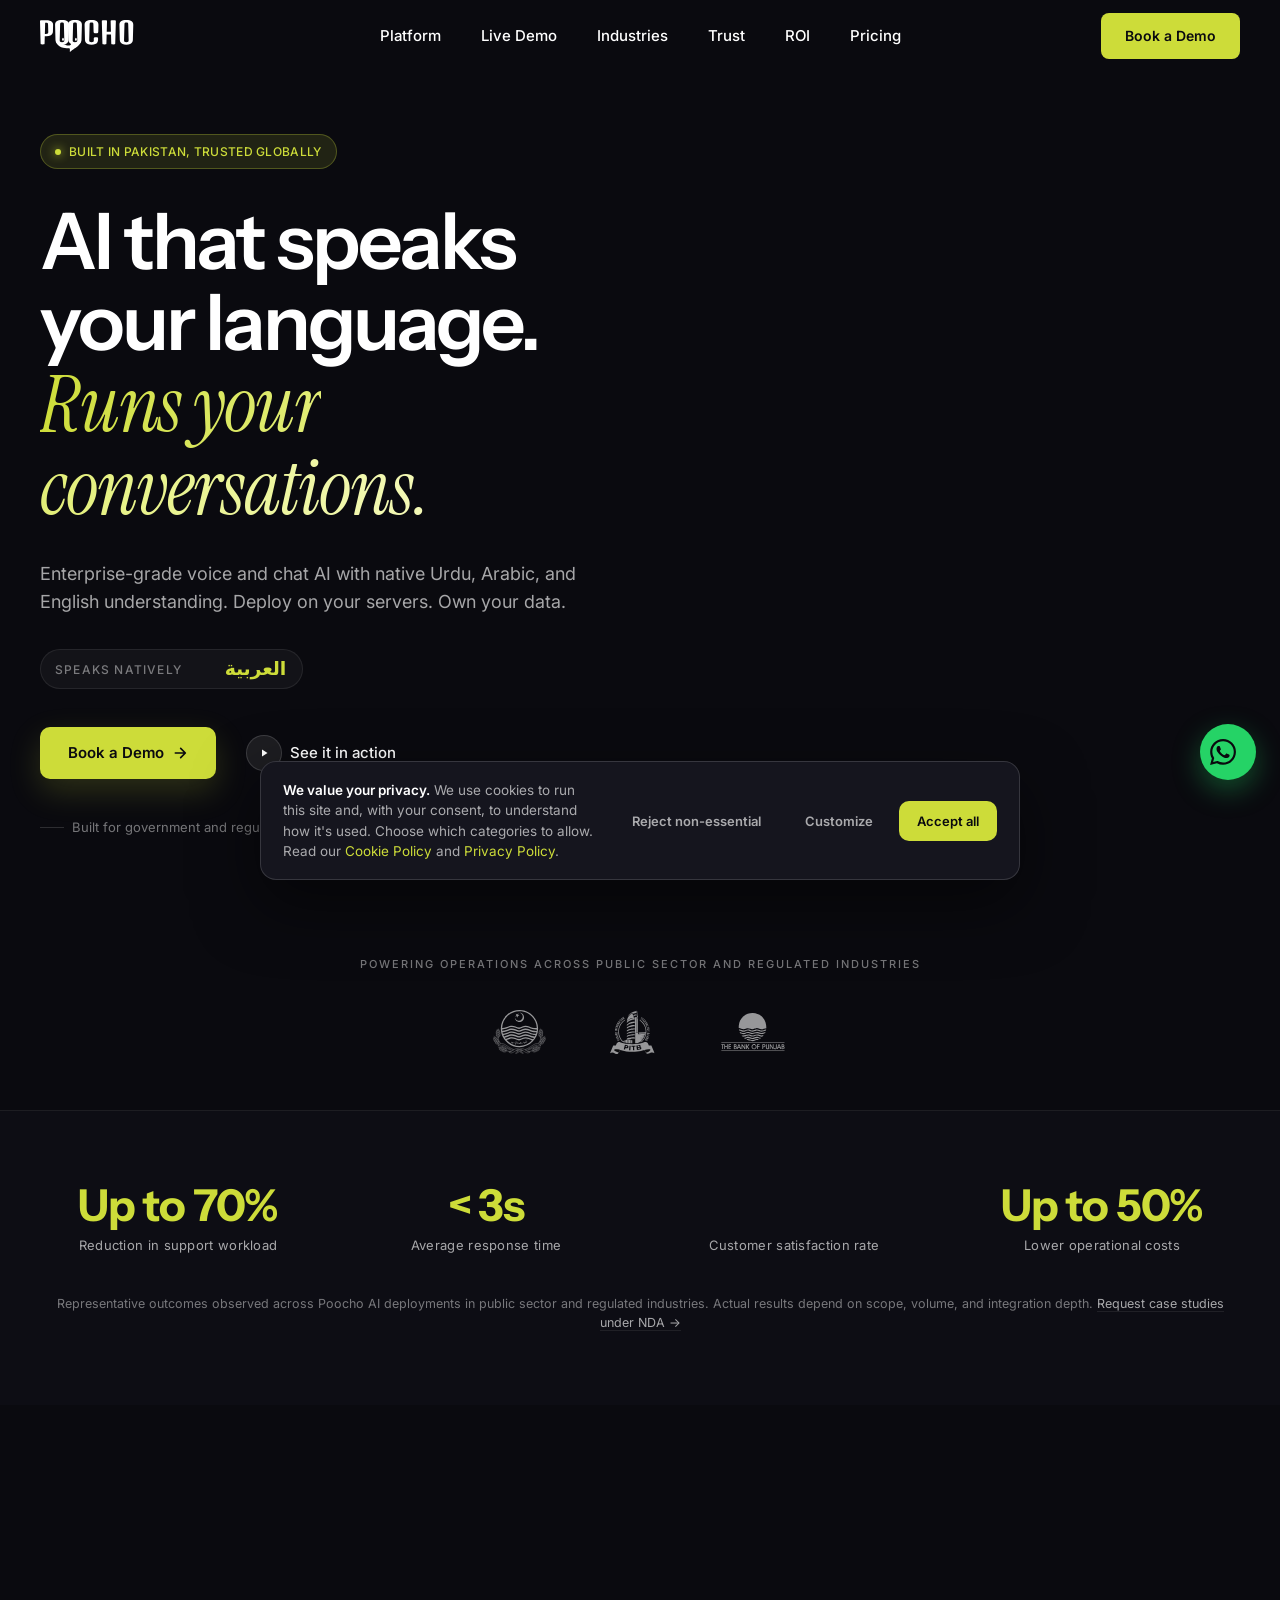
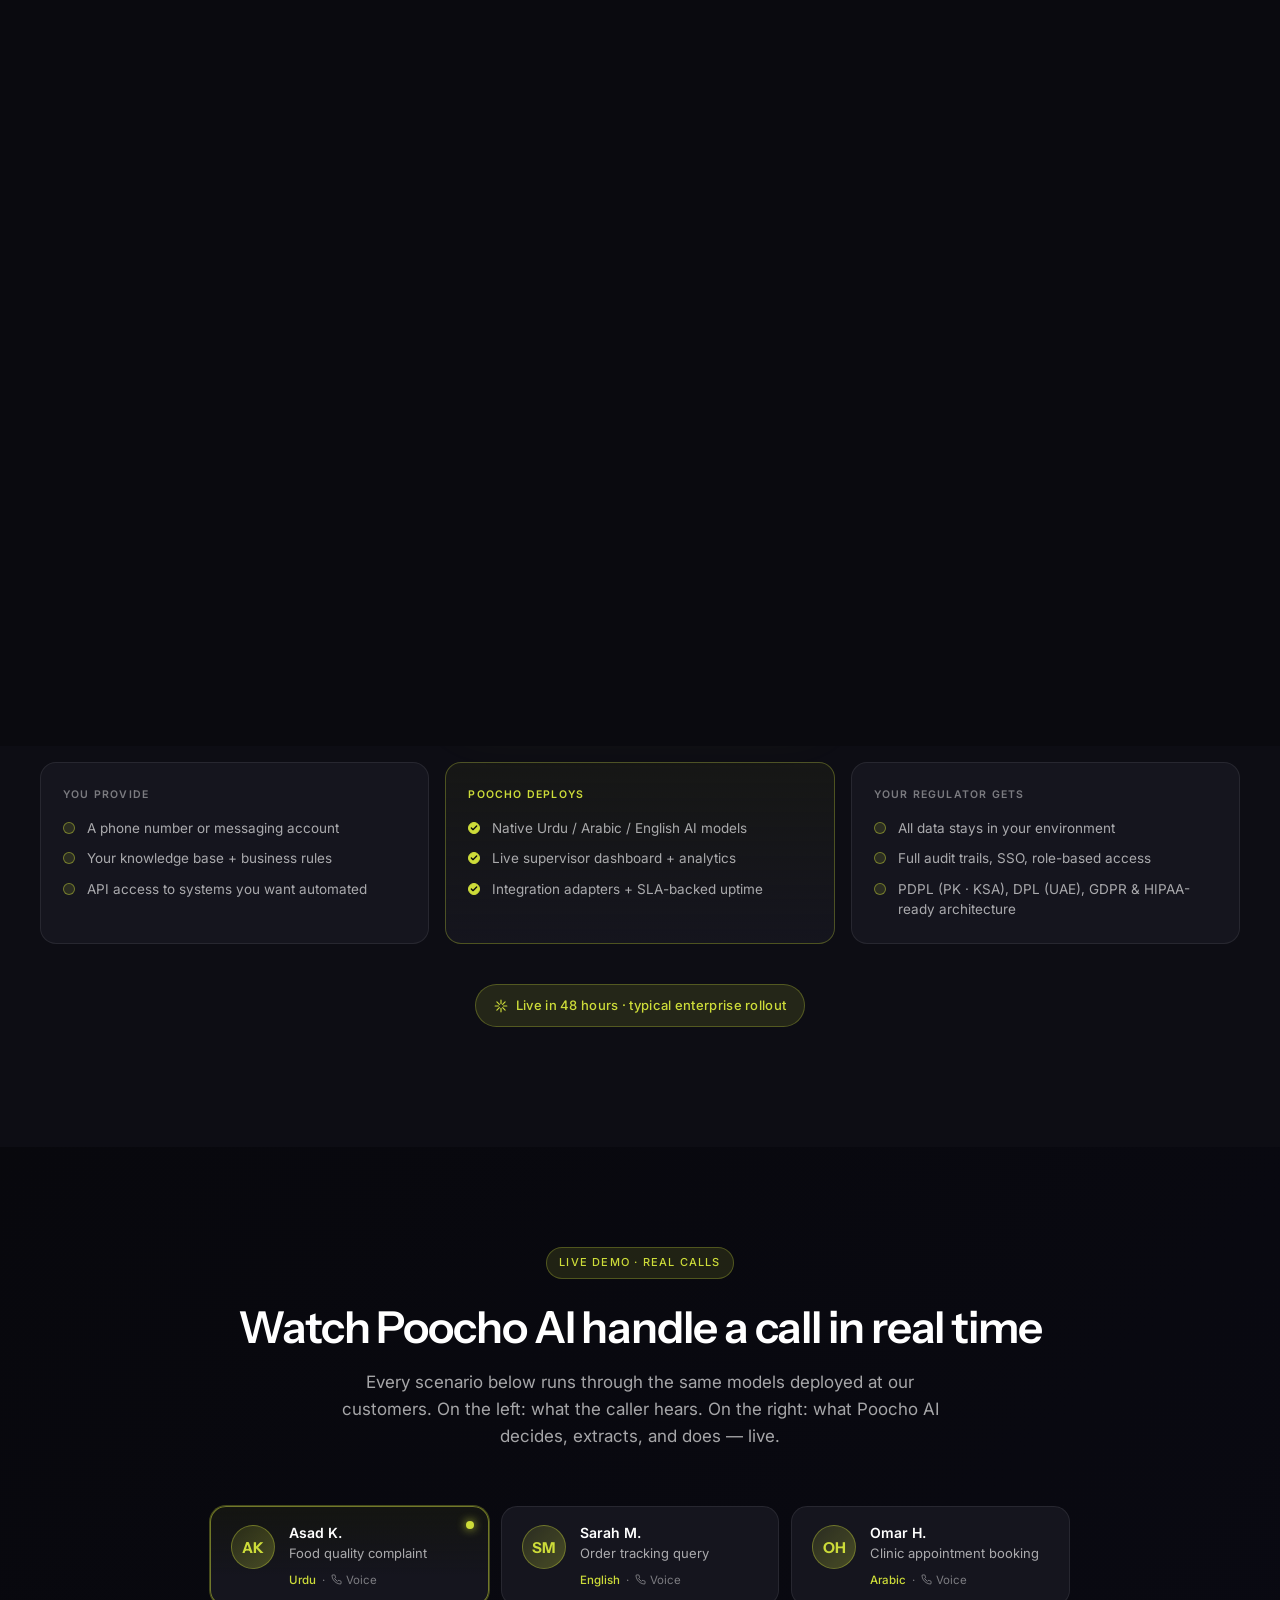
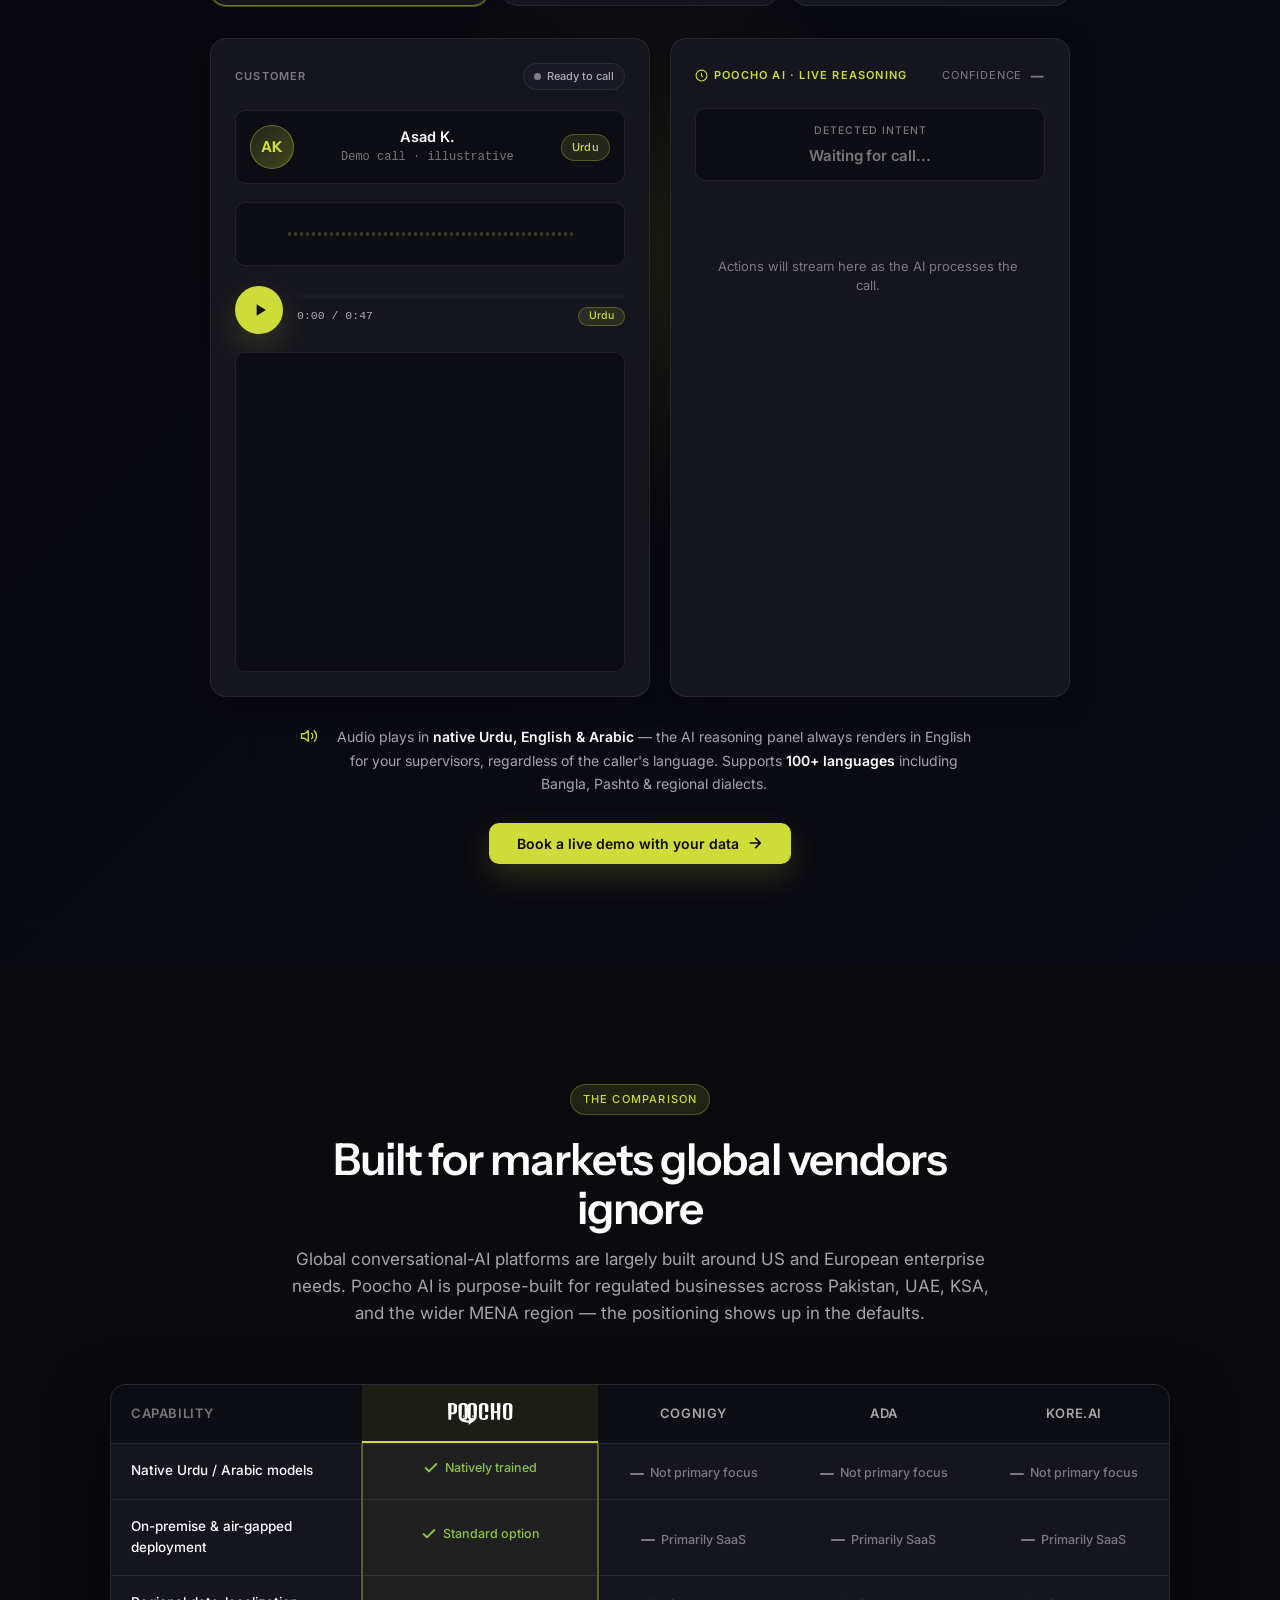
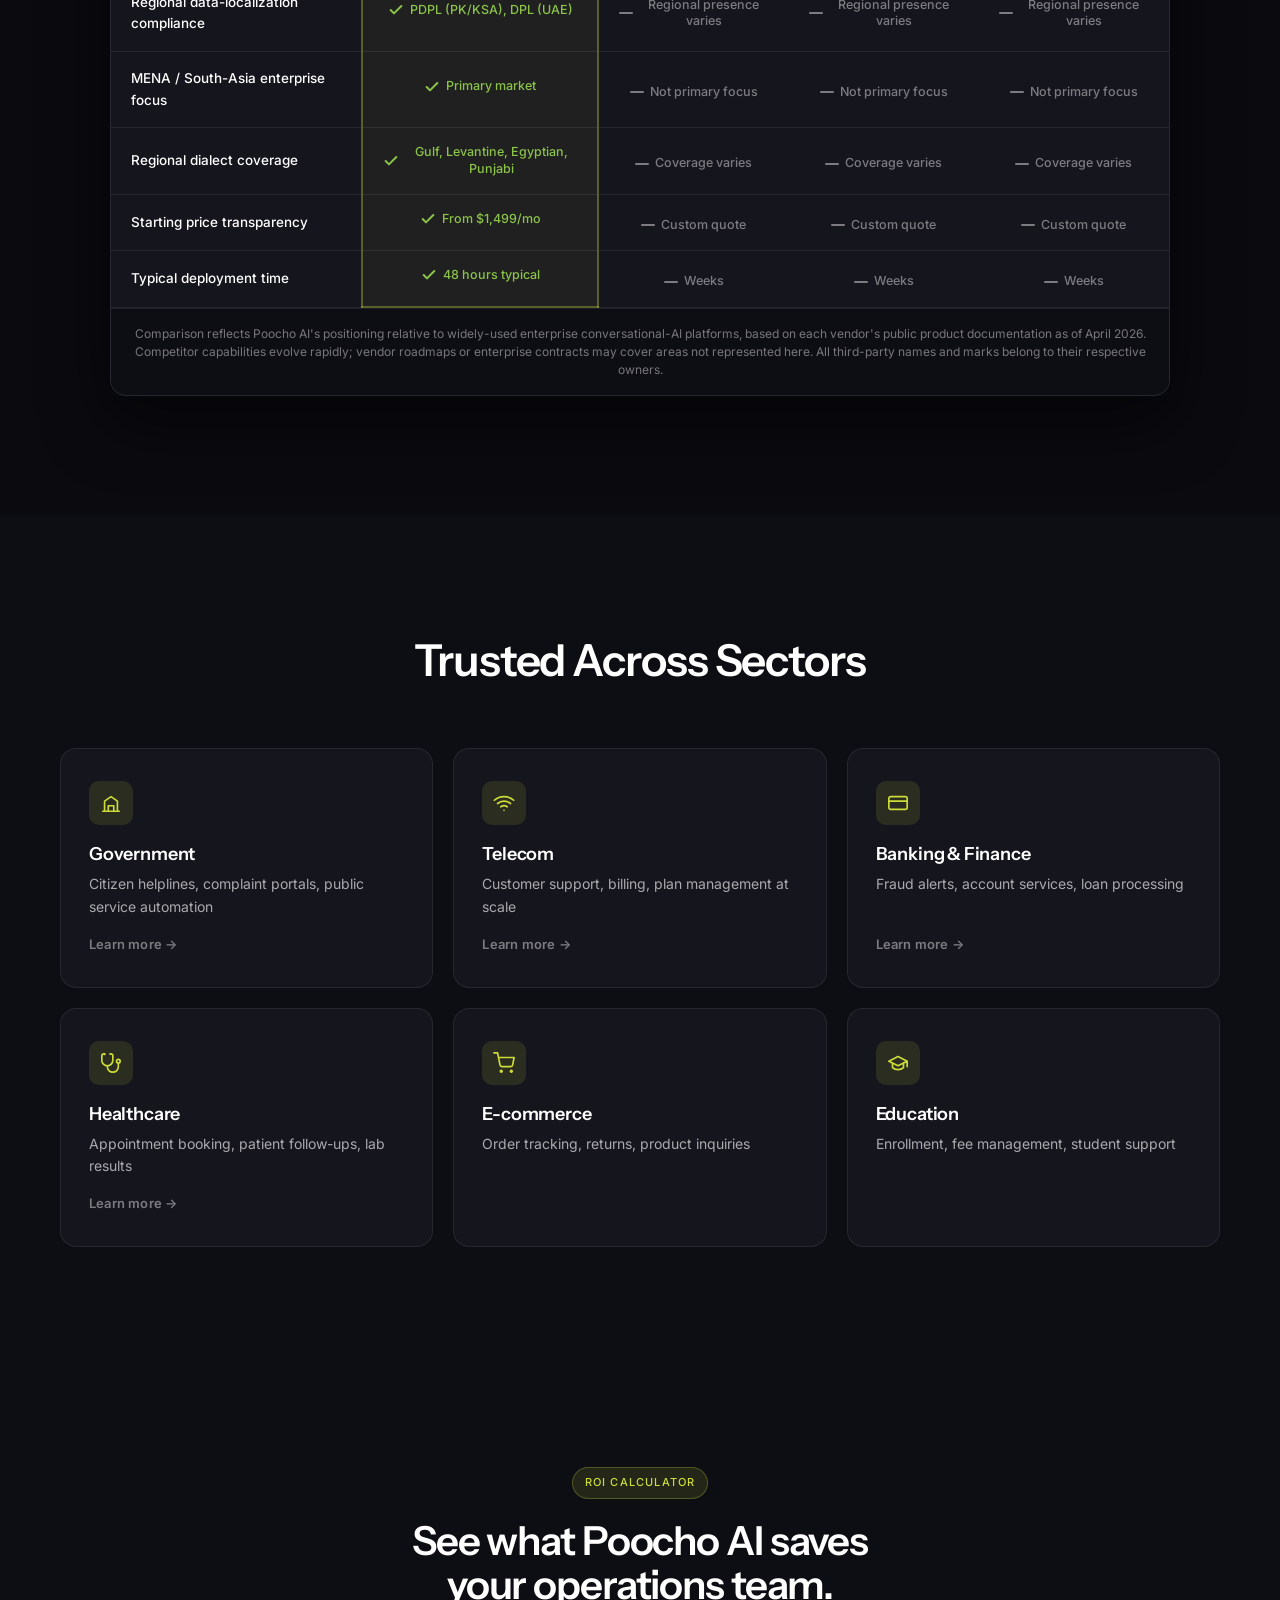
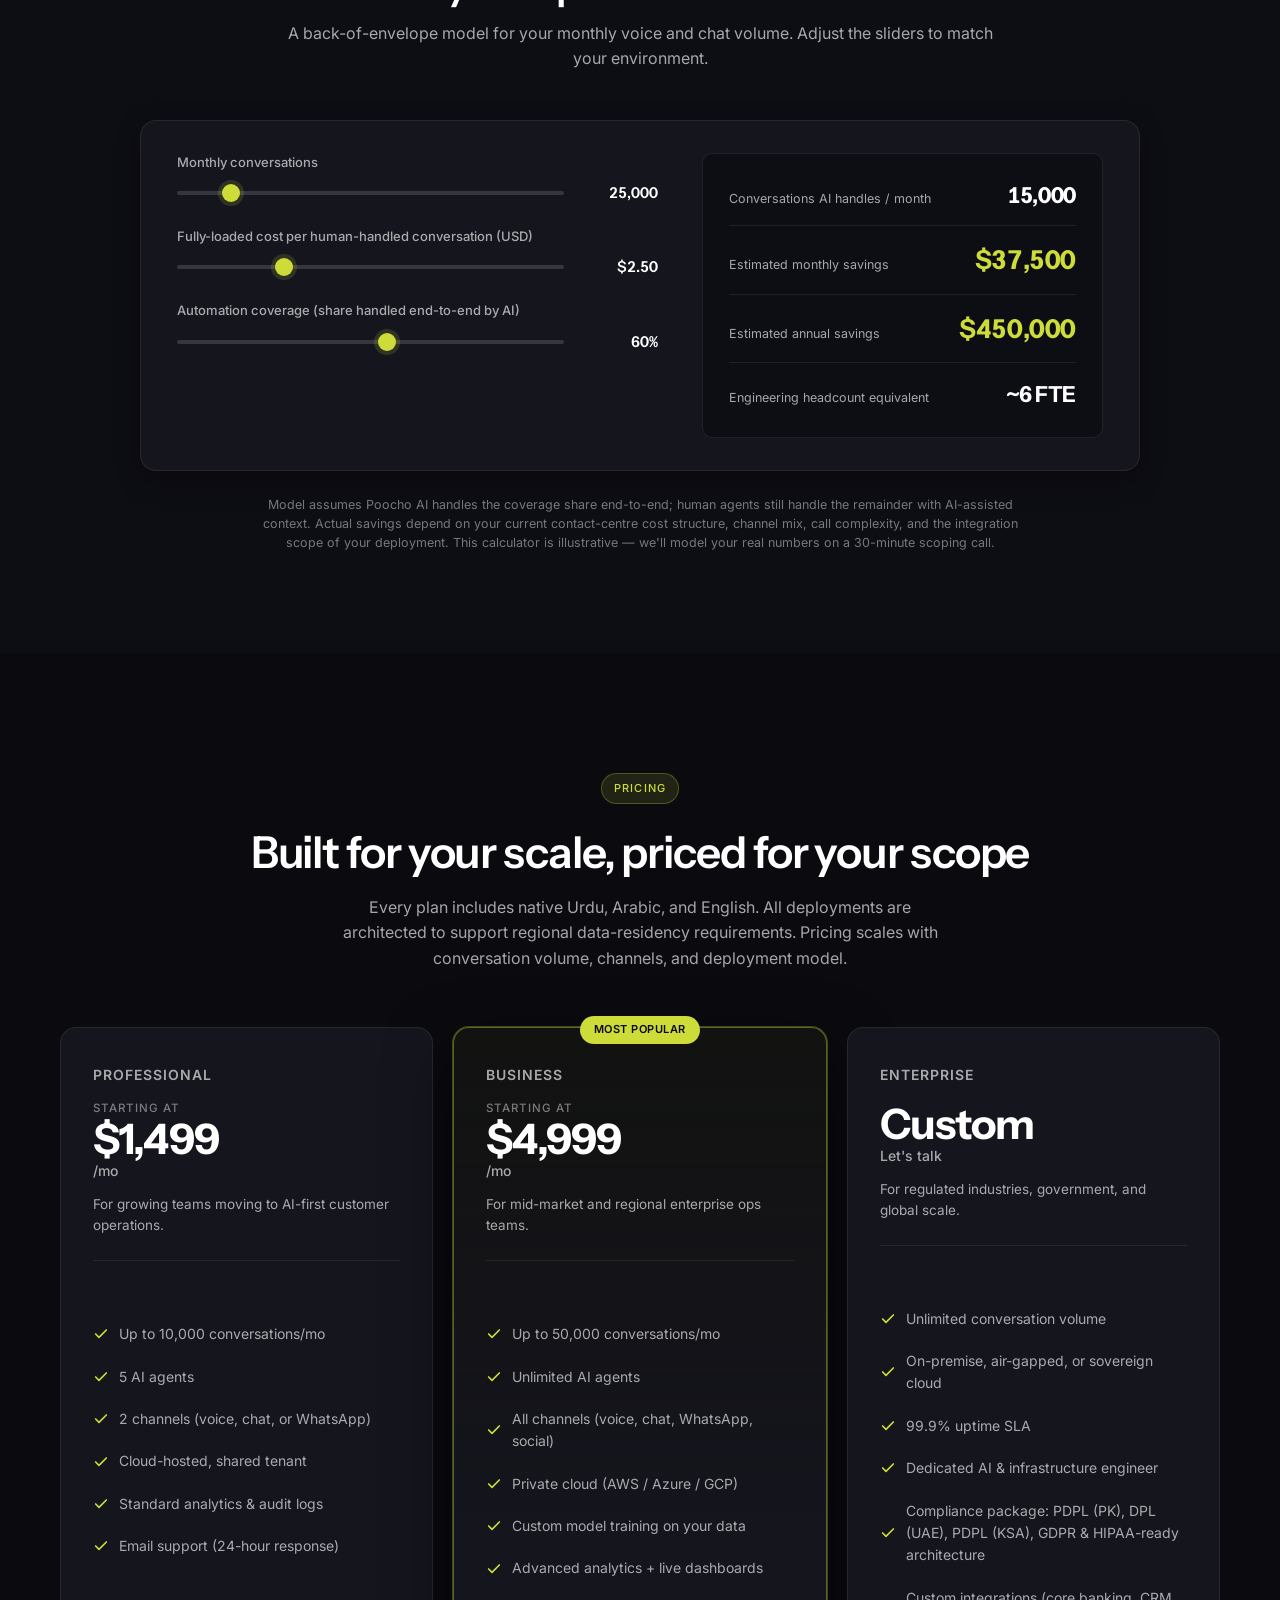
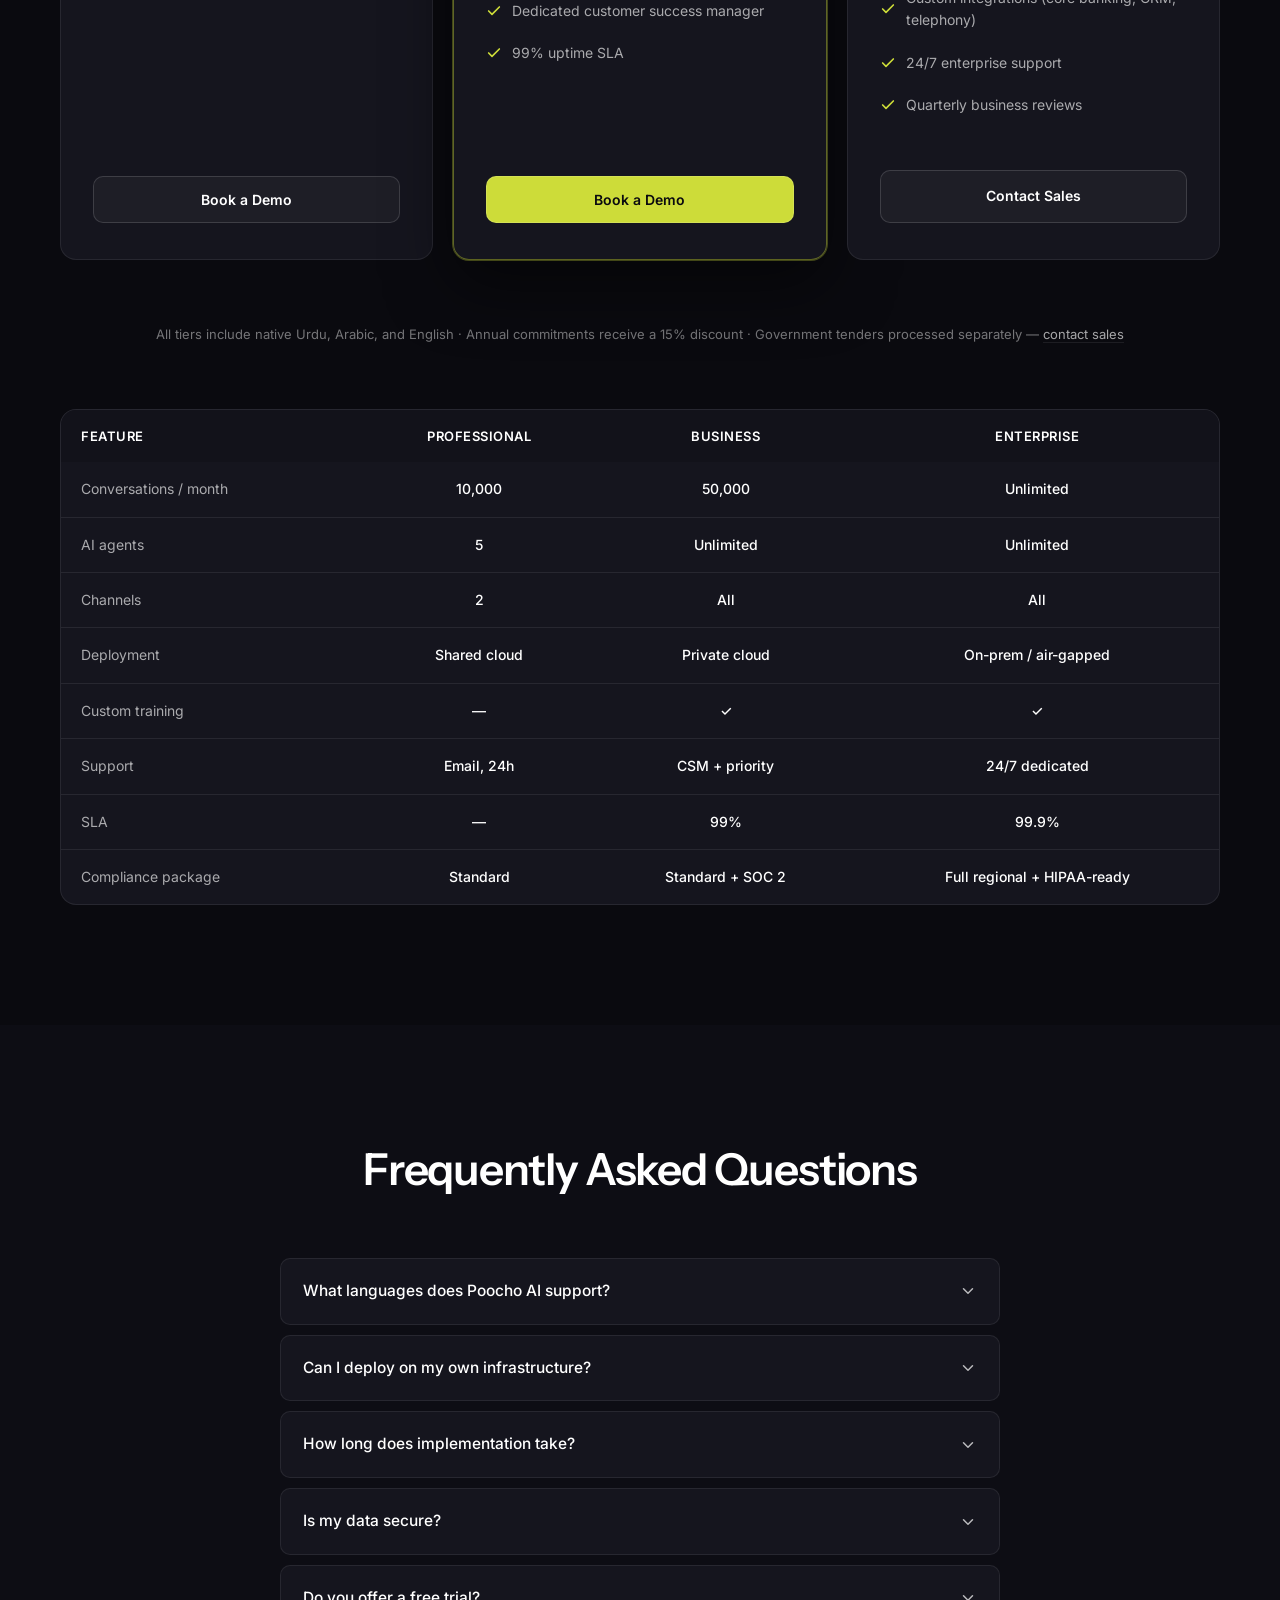
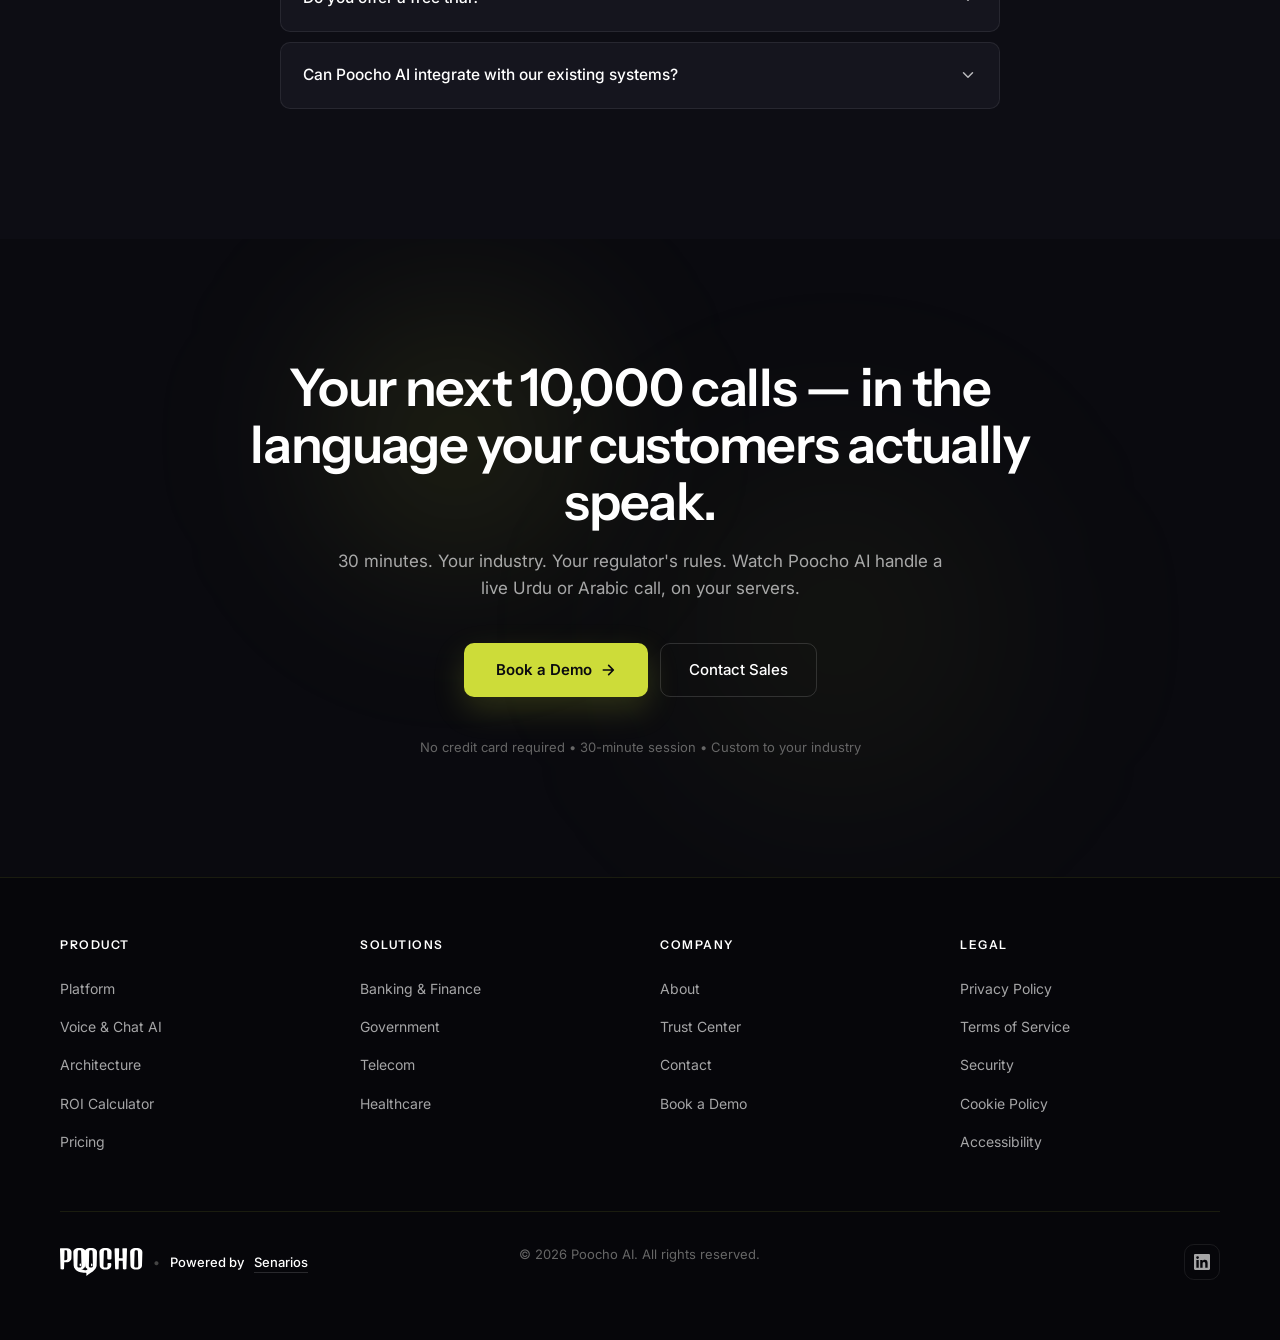
<file: index.html>
<!DOCTYPE html>
<html lang="en">
<head>
    <meta charset="UTF-8">
    <meta name="viewport" content="width=device-width, initial-scale=1.0">
    <meta name="theme-color" content="#0A0A0F">
    <title>Poocho AI — Enterprise Voice & Chat AI for Urdu, Arabic & English</title>
    <meta name="description" content="Enterprise-grade voice and chat AI with native Urdu, Arabic, and English understanding. Deploy on your servers. Own your data.">
    <meta name="keywords" content="Urdu AI, Arabic AI, voice AI Pakistan, chatbot Urdu, enterprise AI, conversational AI MENA">
    <!-- NOTE: When the site moves to the final custom domain (e.g. poochoai.com),
         update canonical + og:url + og:image + twitter:image to the live origin. -->
    <link rel="canonical" href="https://poochoai.com/">

    <!-- Open Graph / social -->
    <meta property="og:type" content="website">
    <meta property="og:url" content="https://poochoai.com/">
    <meta property="og:title" content="Poocho AI — Enterprise Voice & Chat AI">
    <meta property="og:description" content="Native Urdu, Arabic, and English understanding. Deploy on your servers. Own your data.">
    <meta property="og:image" content="https://poochoai.com/og-image.png?v=2">
    <meta property="og:image:width" content="1200">
    <meta property="og:image:height" content="630">
    <meta property="og:site_name" content="Poocho AI">
    <meta name="twitter:card" content="summary_large_image">
    <meta name="twitter:title" content="Poocho AI — Enterprise Voice & Chat AI">
    <meta name="twitter:description" content="Native Urdu, Arabic, and English understanding. Deploy on your servers.">
    <meta name="twitter:image" content="https://poochoai.com/og-image.png?v=2">

    <!-- Icons -->
    <link rel="icon" type="image/png" href="favicon-96x96.png" sizes="96x96">
    <link rel="icon" type="image/svg+xml" href="favicon.svg">
    <link rel="shortcut icon" href="favicon.ico">
    <link rel="apple-touch-icon" sizes="180x180" href="apple-touch-icon.png">
    <meta name="apple-mobile-web-app-title" content="Poocho AI">
    <link rel="manifest" href="site.webmanifest">

    <!-- Google Analytics 4 (consent-gated)
         - Set GA_MEASUREMENT_ID to your real ID (e.g. 'G-ABC1234567') to activate.
         - Default is `analytics_storage=denied`. Analytics/ads only load after the
           user grants consent via the cookie banner. -->
    <script>
      window.dataLayer = window.dataLayer || [];
      function gtag(){dataLayer.push(arguments);}
      // Set Consent Mode defaults BEFORE anything else loads
      gtag('consent', 'default', {
        'ad_storage': 'denied',
        'ad_user_data': 'denied',
        'ad_personalization': 'denied',
        'analytics_storage': 'denied',
        'functionality_storage': 'granted',
        'security_storage': 'granted',
        'wait_for_update': 500
      });
      gtag('js', new Date());
      // The real GA4 ID is injected at runtime only if (a) it's set and
      // (b) the user has granted analytics consent. See cookie-banner JS.
      window.GA_MEASUREMENT_ID = ''; // <-- put your 'G-XXXXXXXXXX' here
    </script>

    <!-- JSON-LD structured data: Organization + WebSite + SoftwareApplication -->
    <script type="application/ld+json">
    {
      "@context": "https://schema.org",
      "@graph": [
        {
          "@type": "Organization",
          "@id": "https://poochoai.com/#organization",
          "name": "Poocho AI",
          "url": "https://poochoai.com/",
          "logo": "https://poochoai.com/logo-light.svg",
          "description": "Enterprise voice and chat AI with native Urdu, Arabic, and English understanding. Deploy on your servers. Own your data.",
          "areaServed": ["PK", "AE", "SA", "QA", "KW", "BH", "OM", "BD"],
          "sameAs": [
            "https://www.linkedin.com/company/poochoai/"
          ]
        },
        {
          "@type": "WebSite",
          "@id": "https://poochoai.com/#website",
          "url": "https://poochoai.com/",
          "name": "Poocho AI",
          "publisher": { "@id": "https://poochoai.com/#organization" },
          "inLanguage": "en"
        },
        {
          "@type": "SoftwareApplication",
          "name": "Poocho AI",
          "applicationCategory": "BusinessApplication",
          "operatingSystem": "Web, On-premise, Private cloud",
          "description": "Enterprise voice and chat AI built for regulated businesses across MENA and South Asia — native Urdu, Arabic, and English, with on-premise and air-gapped deployment options.",
          "offers": {
            "@type": "Offer",
            "priceCurrency": "USD",
            "price": "1499",
            "priceValidUntil": "2027-04-24"
          }
        },
        {
          "@type": "FAQPage",
          "mainEntity": [
            {
              "@type": "Question",
              "name": "What languages does Poocho AI support?",
              "acceptedAnswer": {
                "@type": "Answer",
                "text": "Poocho AI natively supports Urdu, Arabic, English, Bangla, and 100+ languages. Our models are trained on regional dialects and cultural context — not just translated."
              }
            },
            {
              "@type": "Question",
              "name": "Can I deploy on my own infrastructure?",
              "acceptedAnswer": {
                "@type": "Answer",
                "text": "Yes. Poocho AI supports on-premise, private cloud, and hybrid deployments. The platform is architected to support data-residency requirements in Pakistan, UAE, Saudi Arabia, and across the MENA region."
              }
            },
            {
              "@type": "Question",
              "name": "How long does implementation take?",
              "acceptedAnswer": {
                "@type": "Answer",
                "text": "Most deployments go live within 48 hours. Complex enterprise integrations typically take 1-2 weeks with our dedicated implementation team."
              }
            },
            {
              "@type": "Question",
              "name": "Is my data secure?",
              "acceptedAnswer": {
                "@type": "Answer",
                "text": "Your data never leaves your environment in on-premise deployments. Encryption at rest and in transit, role-based access controls, and full audit trails are built in."
              }
            },
            {
              "@type": "Question",
              "name": "Do you offer a free trial?",
              "acceptedAnswer": {
                "@type": "Answer",
                "text": "Pilot programs are available for qualified enterprise customers. Contact sales for details."
              }
            },
            {
              "@type": "Question",
              "name": "Can Poocho AI integrate with our existing systems?",
              "acceptedAnswer": {
                "@type": "Answer",
                "text": "Poocho AI integrates with major CRMs (Salesforce, Microsoft Dynamics), core-banking platforms (Finacle, T24, Flexcube), telephony stacks (Asterisk, FreeSWITCH, Avaya, Cisco UCM), and messaging platforms (WhatsApp Business API, Facebook). Custom APIs and pre-built ESB adapters available. For customers without a modern voice stack, we can deliver the underlying telephony layer end-to-end — single vendor, single SLA."
              }
            }
          ]
        }
      ]
    }
    </script>

    <!-- Fonts (Inter + Inter Tight + Instrument Serif italic for hero emphasis) -->
    <link rel="preconnect" href="https://fonts.googleapis.com">
    <link rel="preconnect" href="https://fonts.gstatic.com" crossorigin>
    <link rel="preload" as="style" href="https://fonts.googleapis.com/css2?family=Inter:wght@400;500;600;700&family=Instrument+Sans:wght@400;500;600;700&family=Instrument+Serif:ital@1&display=swap">
    <link href="https://fonts.googleapis.com/css2?family=Inter:wght@400;500;600;700&family=Instrument+Sans:wght@400;500;600;700&family=Instrument+Serif:ital@1&display=swap" rel="stylesheet">

    <style>
        :root {
            --base: #0A0A0F;
            --surface: #12121A;
            --surface-alt: #0D0D14;
            --surface-elevated: #161620;
            --surface-card: #15151E;
            --border: rgba(255, 255, 255, 0.08);
            --border-strong: rgba(255, 255, 255, 0.14);
            --text-primary: #FFFFFF;
            --text-secondary: rgba(255, 255, 255, 0.64);
            --text-tertiary: rgba(255, 255, 255, 0.44);
            --accent: #CDDC39;
            --accent-hover: #D4E157;
            --accent-dim: rgba(205, 220, 57, 0.12);
            --success: #4CAF50;
            --success-text: #8BC34A;
            --danger-text: #FF7961;
            --surface-soft: #1A1A24;
            --max-width: 1200px;
            /* Radii */
            --r-sm: 6px;
            --r-md: 10px;
            --r-lg: 16px;
            --r-xl: 24px;
            --r-pill: 999px;
            /* Type system — Instrument family for display + serif accent, Inter for body */
            --font-body: 'Inter', system-ui, -apple-system, sans-serif;
            --font-display: 'Instrument Sans', 'Inter', system-ui, sans-serif;
            --font-hero: 'Instrument Sans', 'Inter', system-ui, sans-serif;
            --font-serif: 'Instrument Serif', 'Iowan Old Style', 'Palatino', Georgia, serif;
            /* Shadows */
            --shadow-sm: 0 1px 2px rgba(0, 0, 0, 0.35);
            --shadow-md: 0 8px 24px rgba(0, 0, 0, 0.35);
            --shadow-lg: 0 24px 64px rgba(0, 0, 0, 0.5);
            --shadow-accent: 0 12px 32px rgba(205, 220, 57, 0.18);
        }

        * {
            margin: 0;
            padding: 0;
            box-sizing: border-box;
        }

        html {
            scroll-behavior: smooth;
        }

        body {
            font-family: var(--font-body);
            background-color: var(--base);
            color: var(--text-primary);
            line-height: 1.6;
            overflow-x: hidden;
            -webkit-font-smoothing: antialiased;
            -moz-osx-font-smoothing: grayscale;
            text-rendering: optimizeLegibility;
        }

        h1, h2, h3, h4 {
            font-family: var(--font-display);
            letter-spacing: -0.028em;
            line-height: 1.1;
            font-weight: 600;
        }

        /* Skip-to-content link for keyboard / screen-reader users */
        .skip-link {
            position: absolute;
            top: -48px;
            left: 12px;
            background: var(--accent);
            color: var(--base);
            padding: 10px 18px;
            border-radius: var(--r-md);
            font-weight: 600;
            font-size: 14px;
            text-decoration: none;
            z-index: 10000;
            transition: top 0.15s ease-out;
        }
        .skip-link:focus {
            top: 12px;
            outline: 2px solid var(--accent);
            outline-offset: 3px;
        }

        /* Accessibility — consistent focus ring for all interactive elements */
        :focus-visible {
            outline: 2px solid var(--accent);
            outline-offset: 3px;
            border-radius: 4px;
        }
        a:focus-visible,
        button:focus-visible,
        input:focus-visible,
        select:focus-visible,
        textarea:focus-visible,
        [tabindex]:focus-visible {
            outline: 2px solid var(--accent);
            outline-offset: 2px;
        }

        /* NAVIGATION */
        nav {
            position: fixed;
            top: 0;
            left: 0;
            right: 0;
            height: 72px;
            z-index: 1000;
            display: flex;
            align-items: center;
            justify-content: space-between;
            padding: 0 40px;
            background: transparent;
            transition: all 0.3s ease;
        }

        nav.scrolled {
            background: rgba(10, 10, 15, 0.9);
            backdrop-filter: blur(20px);
            border-bottom: 1px solid var(--border);
        }

        .nav-logo {
            display: flex;
            align-items: center;
        }

        .nav-logo img {
            height: 32px;
            width: auto;
            display: block;
        }

        .nav-center {
            display: flex;
            gap: 40px;
            position: absolute;
            left: 50%;
            transform: translateX(-50%);
        }

        .nav-center a {
            font-size: 15px;
            font-weight: 500;
            color: var(--text-primary);
            text-decoration: none;
            position: relative;
            transition: color 0.2s ease;
        }

        .nav-center a::after {
            content: '';
            position: absolute;
            bottom: -6px;
            left: 0;
            width: 0;
            height: 2px;
            background: var(--accent);
            transition: width 0.3s ease;
        }

        .nav-center a:hover::after {
            width: 100%;
        }

        .nav-right {
            display: flex;
            align-items: center;
            gap: 24px;
        }

        .nav-demo {
            background: var(--accent);
            color: var(--base);
            padding: 12px 24px;
            border-radius: 8px;
            font-weight: 600;
            text-decoration: none;
            font-size: 14px;
            transition: background 0.2s ease;
        }

        .nav-demo:hover {
            background: var(--accent-hover);
        }
        .nav-demo:focus-visible {
            outline: 3px solid rgba(255, 255, 255, 0.85);
            outline-offset: 3px;
        }

        .hamburger {
            display: none;
            flex-direction: column;
            cursor: pointer;
            gap: 6px;
        }

        .hamburger span {
            width: 24px;
            height: 2px;
            background: var(--text-primary);
            transition: all 0.3s ease;
        }

        /* HERO SECTION */
        .hero {
            position: relative;
            min-height: calc(100vh - 72px);
            display: flex;
            align-items: center;
            padding: 0 40px;
            background: #0A0A0F;
            margin-top: 72px;
            overflow: hidden;
        }

        .hero-video-wrap {
            position: absolute;
            inset: 0;
            width: 100%;
            height: 100%;
            overflow: hidden;
            pointer-events: none;
            z-index: 0;
        }

        .hero-video-wrap video {
            position: absolute;
            inset: 0;
            width: 100%;
            height: 100%;
            object-fit: cover;
        }

        .hero-video-wrap::after {
            content: '';
            position: absolute;
            inset: 0;
            background: linear-gradient(90deg, rgba(10, 10, 15, 0.82) 0%, rgba(10, 10, 15, 0.5) 45%, rgba(10, 10, 15, 0) 70%);
            pointer-events: none;
        }

        /* Mobile hero — stacked column: text on top, video as rounded aspect-1 block below. */
        @media (max-width: 768px) {
            .hero {
                flex-direction: column;
                align-items: stretch;
                min-height: auto;
                padding: 32px 20px 48px !important;
                gap: 28px;
            }

            .hero-left {
                max-width: 100%;
                gap: 22px;
                order: 1;
            }

            .hero-video-wrap {
                position: relative;
                inset: auto;
                width: 100%;
                height: auto;
                aspect-ratio: 1 / 1;
                border-radius: var(--r-lg);
                overflow: hidden;
                order: 2;
                box-shadow: var(--shadow-lg);
            }

            .hero-video-wrap::after {
                display: none;
            }

            .hero-video-wrap video {
                position: absolute;
                inset: 0;
                width: 100%;
                height: 100%;
                object-fit: cover;
            }
        }

        .hero-left {
            display: flex;
            flex-direction: column;
            gap: 32px;
            position: relative;
            z-index: 1;
            max-width: 620px;
        }

        .hero-badge {
            display: inline-flex;
            align-items: center;
            gap: 8px;
            background: var(--accent-dim);
            border: 1px solid rgba(205, 220, 57, 0.28);
            border-radius: var(--r-pill);
            padding: 7px 14px;
            width: fit-content;
            font-size: 12px;
            font-weight: 500;
            letter-spacing: 0.3px;
            color: var(--accent);
            text-transform: uppercase;
        }

        .hero-badge::before {
            content: '';
            width: 6px;
            height: 6px;
            border-radius: 50%;
            background: var(--accent);
            box-shadow: 0 0 10px var(--accent);
        }

        .hero-headline {
            font-family: var(--font-hero);
            font-size: clamp(40px, 6.4vw, 78px);
            font-weight: 600;
            line-height: 1.04;
            letter-spacing: -0.038em;
            color: var(--text-primary);
            max-width: 820px;
            text-wrap: balance;
        }

        .hero-headline em {
            font-family: var(--font-serif);
            font-style: italic;
            font-weight: 400;
            letter-spacing: -0.015em;
            background: linear-gradient(95deg, var(--accent) 0%, #E8F38A 55%, #F4F9B8 100%);
            -webkit-background-clip: text;
            background-clip: text;
            -webkit-text-fill-color: transparent;
            color: transparent;
            padding-right: 0.04em; /* prevent italic clipping */
        }

        .hero-subline {
            font-size: 18px;
            color: var(--text-secondary);
            line-height: 1.6;
            max-width: 540px;
        }

        .hero-languages {
            display: inline-flex;
            align-items: center;
            gap: 14px;
            padding: 8px 16px 8px 14px;
            background: rgba(255, 255, 255, 0.04);
            border: 1px solid var(--border);
            border-radius: var(--r-pill);
            width: fit-content;
        }

        .hero-lang-label {
            font-size: 12px;
            color: var(--text-tertiary);
            text-transform: uppercase;
            letter-spacing: 1.2px;
            font-weight: 500;
            flex-shrink: 0;
        }

        .hero-lang-rotator {
            position: relative;
            height: 22px;
            min-width: clamp(60px, 22vw, 90px);
            display: flex;
            align-items: center;
        }

        .hero-lang {
            position: absolute;
            inset: 0;
            display: flex;
            align-items: center;
            font-family: var(--font-display);
            font-size: 17px;
            font-weight: 600;
            color: var(--accent);
            letter-spacing: -0.01em;
            opacity: 0;
            transform: translateY(8px);
            transition: opacity 0.4s ease, transform 0.4s ease;
            white-space: nowrap;
        }

        .hero-lang.active {
            opacity: 1;
            transform: translateY(0);
        }

        .hero-lang[dir="rtl"] {
            font-size: 19px;
        }

        .hero-ctas {
            display: flex;
            gap: 16px;
            align-items: center;
            flex-wrap: wrap;
        }

        .btn-primary {
            background: var(--accent);
            color: #0A0A0F;
            padding: 14px 28px;
            border: none;
            border-radius: var(--r-md);
            font-weight: 600;
            font-size: 15px;
            cursor: pointer;
            transition: background 0.2s ease, transform 0.2s ease, box-shadow 0.2s ease;
            box-shadow: var(--shadow-accent);
            text-decoration: none;
            display: inline-flex;
            align-items: center;
            gap: 8px;
            font-family: inherit;
        }

        .btn-primary:hover {
            background: var(--accent-hover);
            box-shadow: 0 16px 40px rgba(205, 220, 57, 0.28);
            transform: translateY(-2px);
        }
        .btn-primary:focus-visible {
            outline: 3px solid rgba(255, 255, 255, 0.85);
            outline-offset: 3px;
        }

        .btn-secondary {
            background: transparent;
            color: var(--text-primary);
            padding: 14px 20px 14px 14px;
            border: none;
            border-radius: var(--r-md);
            font-weight: 500;
            font-size: 15px;
            cursor: pointer;
            transition: color 0.2s ease;
            text-decoration: none;
            display: inline-flex;
            align-items: center;
            gap: 8px;
        }

        .btn-secondary:hover {
            color: var(--accent);
        }
        .btn-secondary:focus-visible {
            outline: 2px solid var(--accent);
            outline-offset: 3px;
            border-radius: var(--r-md);
        }

        .btn-secondary .play-icon {
            display: inline-flex;
            align-items: center;
            justify-content: center;
            width: 36px;
            height: 36px;
            border-radius: 50%;
            background: rgba(255, 255, 255, 0.08);
            border: 1px solid rgba(255, 255, 255, 0.14);
            transition: background 0.2s ease, border-color 0.2s ease;
        }

        .btn-secondary:hover .play-icon {
            background: var(--accent-dim);
            border-color: rgba(205, 220, 57, 0.4);
        }

        .hero-trust {
            font-size: 13px;
            color: var(--text-tertiary);
            display: flex;
            align-items: center;
            gap: 8px;
        }

        .hero-trust::before {
            content: '';
            width: 24px;
            height: 1px;
            background: var(--border-strong);
        }

        /* TRUST BAR */
        .trust-bar {
            background: var(--base);
            padding: 56px 40px;
            text-align: center;
            border-bottom: 1px solid var(--border);
        }

        .trust-bar-title {
            font-size: 11px;
            color: var(--text-tertiary);
            margin-bottom: 36px;
            text-transform: uppercase;
            letter-spacing: 2px;
            font-weight: 500;
        }

        .trust-logos {
            display: flex;
            justify-content: center;
            align-items: center;
            gap: 64px;
            max-width: var(--max-width);
            margin: 0 auto;
            flex-wrap: wrap;
            row-gap: 32px;
        }

        .trust-logo {
            display: flex;
            align-items: center;
            justify-content: center;
            height: 44px;
            opacity: 0.6;
            transition: opacity 0.3s ease;
            cursor: default;
        }

        .trust-logo img {
            max-height: 100%;
            width: auto;
            display: block;
        }

        .trust-logo:hover {
            opacity: 1;
        }

        @media (max-width: 768px) {
            .trust-logos { gap: 32px; row-gap: 28px; padding: 0 12px; }
            .trust-logo { height: 32px; flex: 0 0 auto; }
        }

        @media (max-width: 480px) {
            .trust-logos { gap: 24px; row-gap: 24px; }
            .trust-logo { height: 28px; }
        }

        /* METRICS BAR */
        .metrics-bar {
            background: var(--surface-alt);
            padding: 72px 40px;
        }

        .metrics-container {
            max-width: var(--max-width);
            margin: 0 auto;
            display: grid;
            grid-template-columns: repeat(4, 1fr);
            gap: 32px;
        }

        .metric {
            display: flex;
            flex-direction: column;
            align-items: center;
            justify-content: center;
            padding: 0 24px;
            text-align: center;
        }

        @media (max-width: 560px) {
            .metrics-container {
                grid-template-columns: 1fr;
                gap: 0;
            }
            .metric {
                padding: 24px 16px;
                border-bottom: 1px solid var(--border);
            }
            .metric:last-child {
                border-bottom: none;
            }
        }

        .metric-number {
            font-family: var(--font-display);
            font-size: 44px;
            font-weight: 700;
            color: var(--accent);
            margin-bottom: 8px;
            letter-spacing: -0.02em;
            line-height: 1;
        }

        .metric-label {
            font-size: 13px;
            color: var(--text-secondary);
            text-align: center;
            letter-spacing: 0.3px;
        }

        .metrics-source {
            max-width: var(--max-width);
            margin: 40px auto 0;
            text-align: center;
            font-size: 12.5px;
            color: var(--text-tertiary);
            line-height: 1.5;
        }

        .metrics-source a {
            color: var(--text-secondary);
            text-decoration: none;
            border-bottom: 1px solid var(--border);
            transition: color 0.2s ease, border-color 0.2s ease;
        }

        .metrics-source a:hover {
            color: var(--accent);
            border-bottom-color: var(--accent);
        }

        /* ABOUT / VALUE PROP SECTION */
        .section-about {
            background: var(--base);
            padding: 120px 40px;
        }

        .section-container {
            max-width: var(--max-width);
            margin: 0 auto;
        }

        .section-badge {
            display: inline-flex;
            align-items: center;
            gap: 6px;
            background: var(--accent-dim);
            border: 1px solid rgba(205, 220, 57, 0.28);
            border-radius: var(--r-pill);
            padding: 6px 12px;
            font-size: 11px;
            font-weight: 500;
            color: var(--accent);
            margin-bottom: 24px;
            text-transform: uppercase;
            letter-spacing: 1.2px;
        }

        .section-headline {
            font-size: clamp(26px, 3.5vw, 44px);
            font-weight: 700;
            color: var(--text-primary);
            margin-bottom: 18px;
            line-height: 1.1;
            letter-spacing: -0.025em;
            max-width: 760px;
            text-wrap: balance;
            overflow-wrap: break-word;
        }

        .section-subline {
            font-size: 17px;
            color: var(--text-secondary);
            margin-bottom: 72px;
            line-height: 1.6;
            max-width: 680px;
            text-wrap: pretty;
        }

        .value-cards {
            display: grid;
            grid-template-columns: repeat(3, 1fr);
            gap: 20px;
        }

        .value-card {
            background: var(--surface-card);
            border: 1px solid var(--border);
            border-radius: var(--r-lg);
            padding: 32px;
            position: relative;
            transition: border-color 0.3s ease, transform 0.3s ease, box-shadow 0.3s ease;
        }

        .value-card:hover {
            border-color: var(--border-strong);
            transform: translateY(-2px);
            box-shadow: var(--shadow-md);
        }

        .value-card-icon {
            width: 44px;
            height: 44px;
            border-radius: var(--r-md);
            background: var(--accent-dim);
            color: var(--accent);
            display: flex;
            align-items: center;
            justify-content: center;
            margin-bottom: 24px;
        }

        .value-card-icon svg {
            width: 22px;
            height: 22px;
        }

        .value-card-title {
            font-size: 18px;
            font-weight: 600;
            color: var(--text-primary);
            margin-bottom: 10px;
            letter-spacing: -0.01em;
        }

        .value-card-text {
            font-size: 14px;
            color: var(--text-secondary);
            line-height: 1.65;
        }

        /* PRODUCT FEATURES SECTION */
        .section-product {
            background: var(--surface-alt);
            padding: 120px 40px;
        }

        .feature-cards {
            display: grid;
            grid-template-columns: repeat(3, 1fr);
            gap: 20px;
            margin-top: 56px;
        }

        .feature-card {
            background: var(--surface-elevated);
            border: 1px solid var(--border);
            border-radius: var(--r-lg);
            padding: 36px 32px;
            transition: all 0.3s ease;
        }

        .feature-card:hover {
            transform: translateY(-3px);
            border-color: var(--border-strong);
            box-shadow: var(--shadow-md);
        }

        .feature-icon-circle {
            width: 44px;
            height: 44px;
            background: var(--accent-dim);
            color: var(--accent);
            border-radius: var(--r-md);
            display: flex;
            align-items: center;
            justify-content: center;
            margin-bottom: 24px;
        }

        .feature-icon-circle svg {
            width: 22px;
            height: 22px;
        }

        .feature-card-title {
            font-size: 20px;
            font-weight: 600;
            color: var(--text-primary);
            margin-bottom: 10px;
            letter-spacing: -0.01em;
        }

        .feature-card-text {
            font-size: 14px;
            color: var(--text-secondary);
            line-height: 1.65;
            margin-bottom: 24px;
        }

        .feature-illustration {
            width: 100%;
            height: 100px;
            background: rgba(205, 220, 57, 0.05);
            border-radius: 8px;
            display: flex;
            align-items: center;
            justify-content: center;
            overflow: hidden;
        }

        /* Waveform animation */
        .waveform {
            display: flex;
            align-items: flex-end;
            justify-content: center;
            gap: 4px;
            height: 60px;
            width: 100%;
        }

        .wave-bar {
            width: 4px;
            background: var(--accent);
            border-radius: 2px;
            animation: wave 0.8s ease-in-out infinite;
        }

        .wave-bar:nth-child(1) { animation-delay: 0s; height: 20px; }
        .wave-bar:nth-child(2) { animation-delay: 0.1s; height: 40px; }
        .wave-bar:nth-child(3) { animation-delay: 0.2s; height: 60px; }
        .wave-bar:nth-child(4) { animation-delay: 0.1s; height: 40px; }
        .wave-bar:nth-child(5) { animation-delay: 0s; height: 20px; }

        @keyframes wave {
            0%, 100% { opacity: 0.5; }
            50% { opacity: 1; }
        }

        /* Chat bubbles */
        .chat-bubbles {
            display: flex;
            flex-direction: column;
            gap: 8px;
            width: 70%;
        }

        .bubble {
            height: 12px;
            background: rgba(205, 220, 57, 0.3);
            border-radius: 6px;
            opacity: 0;
            animation: bubble-pop 3s ease-in-out infinite;
            transform-origin: left center;
        }

        .bubble:nth-child(1) {
            width: 100%;
            animation-delay: 0s;
        }

        .bubble:nth-child(2) {
            width: 80%;
            margin-left: auto;
            background: var(--accent);
            transform-origin: right center;
            animation-delay: 0.7s;
        }

        .bubble:nth-child(3) {
            width: 65%;
            animation-delay: 1.4s;
        }

        @keyframes bubble-pop {
            0% { opacity: 0; transform: translateY(6px) scaleX(0.9); }
            12%, 70% { opacity: 1; transform: translateY(0) scaleX(1); }
            100% { opacity: 0; transform: translateY(-4px) scaleX(1); }
        }

        /* Flow diagram */
        .flow-diagram {
            display: flex;
            align-items: center;
            justify-content: center;
            gap: 12px;
        }

        .flow-dot {
            width: 12px;
            height: 12px;
            background: var(--accent);
            border-radius: 50%;
            opacity: 0.35;
            animation: flow-pulse 2.4s ease-in-out infinite;
        }

        .flow-dot:nth-child(1) { animation-delay: 0s; }
        .flow-dot:nth-child(3) { animation-delay: 0.4s; }
        .flow-dot:nth-child(5) { animation-delay: 0.8s; }

        @keyframes flow-pulse {
            0%, 60%, 100% { opacity: 0.35; transform: scale(1); }
            15%, 25% { opacity: 1; transform: scale(1.25); box-shadow: 0 0 12px rgba(205, 220, 57, 0.6); }
        }

        .flow-line {
            width: 20px;
            height: 2px;
            background: linear-gradient(90deg, rgba(205, 220, 57, 0.2) 0%, var(--accent) 50%, rgba(205, 220, 57, 0.2) 100%);
            background-size: 200% 100%;
            background-position: 100% 0;
            animation: flow-travel 2.4s ease-in-out infinite;
        }

        .flow-line:nth-child(2) { animation-delay: 0s; }
        .flow-line:nth-child(4) { animation-delay: 0.4s; }

        @keyframes flow-travel {
            0% { background-position: 100% 0; }
            50% { background-position: 0% 0; }
            100% { background-position: -100% 0; }
        }

        /* ARCHITECTURE SECTION */
        .section-arch {
            background: var(--surface-alt);
            padding: 120px 40px;
            position: relative;
            overflow: hidden;
        }

        .arch-container {
            max-width: var(--max-width);
            margin: 0 auto;
        }

        .arch-header {
            text-align: center;
            max-width: 720px;
            margin: 0 auto 64px;
        }

        .arch-header .badge { margin-bottom: 20px; }

        .arch-header h2 {
            font-size: clamp(28px, 3.5vw, 44px);
            color: var(--text-primary);
            letter-spacing: -0.025em;
            margin-bottom: 14px;
        }

        .arch-header p {
            font-size: 17px;
            color: var(--text-secondary);
            line-height: 1.6;
        }

        .arch-flow {
            display: grid;
            grid-template-columns: 1fr auto 1.1fr auto 1fr;
            align-items: stretch;
            gap: 8px;
            margin-bottom: 56px;
        }

        .arch-node {
            background: var(--surface-card);
            border: 1px solid var(--border);
            border-radius: var(--r-lg);
            padding: 24px 22px;
            display: flex;
            flex-direction: column;
            gap: 14px;
            transition: border-color 0.2s ease;
        }

        .arch-node:hover { border-color: var(--border-strong); }

        .arch-node-label {
            font-size: 10.5px;
            color: var(--text-tertiary);
            text-transform: uppercase;
            letter-spacing: 1.2px;
            font-weight: 500;
        }

        .arch-node-poocho {
            background: linear-gradient(180deg, rgba(205, 220, 57, 0.08) 0%, var(--surface-card) 60%);
            border-color: rgba(205, 220, 57, 0.4);
            box-shadow: 0 0 0 1px rgba(205, 220, 57, 0.25), 0 20px 50px rgba(205, 220, 57, 0.08);
            align-items: center;
            text-align: center;
            justify-content: center;
        }

        .arch-node-badge {
            display: inline-flex;
            padding: 4px 10px;
            font-size: 10.5px;
            color: var(--accent);
            background: var(--accent-dim);
            border: 1px solid rgba(205, 220, 57, 0.28);
            border-radius: var(--r-pill);
            letter-spacing: 0.6px;
            font-weight: 500;
            text-transform: uppercase;
            width: fit-content;
            margin-bottom: 4px;
        }

        .arch-node-title {
            font-family: var(--font-display);
            font-size: 24px;
            font-weight: 700;
            color: var(--text-primary);
            letter-spacing: -0.02em;
            line-height: 1;
        }

        .arch-node-sub {
            font-size: 12.5px;
            color: var(--text-secondary);
            line-height: 1.5;
        }

        .arch-node-deployments {
            display: flex;
            flex-wrap: wrap;
            justify-content: center;
            gap: 6px;
            margin-top: 6px;
        }

        .arch-deploy {
            font-size: 11px;
            padding: 4px 9px;
            background: var(--surface-alt);
            border: 1px solid var(--border);
            border-radius: var(--r-sm);
            color: var(--text-secondary);
            font-weight: 500;
        }

        .arch-node-channels {
            display: flex;
            flex-direction: column;
            gap: 8px;
        }

        .arch-chip {
            display: inline-flex;
            align-items: center;
            gap: 8px;
            padding: 7px 11px;
            background: var(--surface-alt);
            border: 1px solid var(--border);
            border-radius: var(--r-md);
            font-size: 13px;
            color: var(--text-primary);
            font-weight: 500;
        }

        .arch-chip svg {
            width: 14px;
            height: 14px;
            color: var(--accent);
            flex-shrink: 0;
        }

        .arch-connector {
            display: flex;
            align-items: center;
            justify-content: center;
            color: var(--accent);
            opacity: 0.55;
            min-width: 40px;
        }

        .arch-connector svg {
            width: 100%;
            height: 20px;
        }

        /* Pillars below flow */
        .arch-pillars {
            display: grid;
            grid-template-columns: repeat(3, 1fr);
            gap: 16px;
            margin-bottom: 40px;
        }

        .arch-pillar {
            padding: 24px 22px;
            background: var(--surface-card);
            border: 1px solid var(--border);
            border-radius: var(--r-lg);
        }

        .arch-pillar-highlight {
            background: linear-gradient(180deg, rgba(205, 220, 57, 0.05) 0%, var(--surface-card) 100%);
            border-color: rgba(205, 220, 57, 0.3);
        }

        .arch-pillar-label {
            font-size: 10.5px;
            color: var(--text-tertiary);
            text-transform: uppercase;
            letter-spacing: 1.2px;
            font-weight: 600;
            margin-bottom: 14px;
        }

        .arch-pillar-highlight .arch-pillar-label {
            color: var(--accent);
        }

        .arch-pillar-list {
            list-style: none;
            padding: 0;
            margin: 0;
            display: flex;
            flex-direction: column;
            gap: 10px;
        }

        .arch-pillar-list li {
            font-size: 13.5px;
            color: var(--text-secondary);
            line-height: 1.5;
            display: grid;
            grid-template-columns: 12px 1fr;
            column-gap: 12px;
            align-items: start;
        }

        .arch-pillar-list li::before {
            content: '';
            width: 10px;
            height: 10px;
            border-radius: 50%;
            background: var(--accent-dim);
            border: 1px solid rgba(205, 220, 57, 0.45);
            /* Total visual size: 12px (10 + 1+1 border).
               Optical centre of first line at line-height 1.5 × 13.5px
               sits at y ≈ 10px from the top. Centring a 12px circle
               there means top = 10 - 6 = 4px. */
            margin-top: 4px;
            justify-self: center;
            align-self: start;
        }

        .arch-pillar-highlight .arch-pillar-list li::before {
            background-color: var(--accent);
            background-image: url("data:image/svg+xml,%3Csvg xmlns='http://www.w3.org/2000/svg' viewBox='0 0 24 24' fill='none' stroke='%230A0A0F' stroke-width='4' stroke-linecap='round' stroke-linejoin='round'%3E%3Cpolyline points='20 6 9 17 4 12'/%3E%3C/svg%3E");
            background-size: 8px;
            background-repeat: no-repeat;
            background-position: center;
            border-color: var(--accent);
        }

        .arch-footnote {
            text-align: center;
        }

        .arch-footnote-pill {
            display: inline-flex;
            align-items: center;
            gap: 8px;
            padding: 10px 18px;
            background: var(--accent-dim);
            border: 1px solid rgba(205, 220, 57, 0.28);
            border-radius: var(--r-pill);
            font-size: 13px;
            color: var(--accent);
            font-weight: 500;
            letter-spacing: 0.3px;
        }

        .arch-footnote-pill svg { width: 14px; height: 14px; }

        /* Architecture responsive */
        @media (max-width: 960px) {
            .arch-flow {
                grid-template-columns: 1fr;
                gap: 0;
            }
            /* Replace the horizontal arrow SVG with a vertical dashed
               line + down chevron drawn via CSS — cleaner than rotating
               a horizontal SVG, which rendered offset. */
            .arch-connector {
                min-width: 0;
                width: 100%;
                height: 44px;
                position: relative;
                display: block;
                opacity: 0.45;
                transform: none;
            }
            .arch-connector svg { display: none; }
            .arch-connector::before {
                content: '';
                position: absolute;
                left: 50%;
                top: 0;
                bottom: 10px;
                width: 0;
                border-left: 1.5px dashed var(--accent);
                transform: translateX(-50%);
            }
            .arch-connector::after {
                content: '';
                position: absolute;
                left: 50%;
                bottom: 2px;
                width: 10px;
                height: 10px;
                border-right: 1.5px solid var(--accent);
                border-bottom: 1.5px solid var(--accent);
                transform: translateX(-50%) rotate(45deg);
            }
            .arch-pillars { grid-template-columns: 1fr; }
            .arch-node-poocho { align-items: flex-start; text-align: left; }
            .arch-node-poocho .arch-node-deployments { justify-content: flex-start; }
        }

        /* PRODUCT PREVIEW SECTION */
        .section-product-preview {
            background: var(--base);
            padding: 120px 40px;
            position: relative;
            overflow: hidden;
        }

        .section-product-preview::before {
            content: '';
            position: absolute;
            top: 40%;
            left: 50%;
            width: 900px;
            height: 600px;
            transform: translate(-50%, -50%);
            background: radial-gradient(ellipse, rgba(205, 220, 57, 0.09) 0%, transparent 60%);
            filter: blur(80px);
            pointer-events: none;
        }

        .product-preview-header {
            max-width: 720px;
            margin: 0 auto 56px;
            text-align: center;
            position: relative;
            z-index: 1;
        }

        .product-preview-header h2 {
            font-size: clamp(28px, 3.5vw, 44px);
            color: var(--text-primary);
            letter-spacing: -0.025em;
            margin-bottom: 14px;
        }

        .product-preview-header p {
            font-size: 17px;
            color: var(--text-secondary);
            line-height: 1.6;
        }

        .product-preview-frame {
            max-width: 1080px;
            margin: 0 auto;
            background: #0D0D14;
            border: 1px solid var(--border-strong);
            border-radius: var(--r-lg);
            box-shadow: 0 40px 100px rgba(0, 0, 0, 0.6), 0 0 0 1px rgba(205, 220, 57, 0.06);
            overflow: hidden;
            position: relative;
            z-index: 1;
        }

        .product-preview-chrome {
            display: flex;
            align-items: center;
            gap: 8px;
            padding: 12px 16px;
            background: #0A0A0F;
            border-bottom: 1px solid var(--border);
        }

        .product-preview-chrome span {
            flex: 0 0 auto;
            width: 12px;
            height: 12px;
            border-radius: 50%;
            background: #333;
        }

        .product-preview-chrome span:nth-child(1) { background: #FF5F57; }
        .product-preview-chrome span:nth-child(2) { background: #FEBC2E; }
        .product-preview-chrome span:nth-child(3) { background: #28C840; }

        .product-preview-chrome-url {
            margin-left: 16px;
            flex: 1;
            background: var(--surface);
            padding: 4px 12px;
            border-radius: var(--r-sm);
            font-size: 12px;
            color: var(--text-tertiary);
            font-family: 'SF Mono', Menlo, Monaco, Consolas, monospace;
            text-align: center;
        }

        .product-preview-body {
            display: grid;
            grid-template-columns: 200px 1fr;
            min-height: 460px;
        }

        .pp-sidebar {
            background: var(--surface-alt);
            border-right: 1px solid var(--border);
            padding: 20px 12px;
            display: flex;
            flex-direction: column;
            gap: 4px;
        }

        .pp-sidebar-title {
            font-size: 10px;
            font-weight: 600;
            color: var(--text-tertiary);
            text-transform: uppercase;
            letter-spacing: 1px;
            padding: 4px 12px;
            margin-bottom: 4px;
        }

        .pp-nav-item {
            display: flex;
            align-items: center;
            gap: 10px;
            padding: 8px 12px;
            border-radius: var(--r-sm);
            font-size: 13px;
            color: var(--text-secondary);
            cursor: default;
        }

        .pp-nav-item svg {
            width: 14px;
            height: 14px;
            flex-shrink: 0;
        }

        .pp-nav-item.active {
            background: var(--accent-dim);
            color: var(--accent);
        }

        .pp-main {
            padding: 24px 28px;
        }

        .pp-header {
            display: flex;
            justify-content: space-between;
            align-items: center;
            margin-bottom: 24px;
        }

        .pp-header-title {
            font-size: 17px;
            font-weight: 600;
            color: var(--text-primary);
            letter-spacing: -0.01em;
        }

        .pp-header-actions {
            display: flex;
            gap: 8px;
        }

        .pp-btn {
            padding: 6px 12px;
            border-radius: var(--r-sm);
            background: var(--surface);
            color: var(--text-secondary);
            font-size: 12px;
            border: 1px solid var(--border);
            white-space: nowrap;
            flex-shrink: 0;
        }

        .pp-btn.primary {
            background: var(--accent);
            color: #0A0A0F;
            font-weight: 600;
            border-color: transparent;
        }

        .pp-metrics {
            display: grid;
            grid-template-columns: repeat(4, 1fr);
            gap: 12px;
            margin-bottom: 24px;
        }

        .pp-metric-card {
            background: var(--surface-card);
            border: 1px solid var(--border);
            border-radius: var(--r-md);
            padding: 14px 16px;
        }

        .pp-metric-label {
            font-size: 11px;
            color: var(--text-tertiary);
            margin-bottom: 6px;
            letter-spacing: 0.3px;
        }

        .pp-metric-value {
            font-family: var(--font-display);
            font-size: 22px;
            font-weight: 600;
            color: var(--text-primary);
            letter-spacing: -0.02em;
            line-height: 1;
            margin-bottom: 4px;
        }

        .pp-metric-delta {
            font-size: 11px;
            color: var(--success-text);
            display: inline-flex;
            align-items: center;
            gap: 4px;
        }

        .pp-metric-delta svg {
            width: 11px;
            height: 11px;
            flex-shrink: 0;
        }

        .pp-metric-delta.down { color: var(--danger-text); }

        .pp-table {
            background: var(--surface-card);
            border: 1px solid var(--border);
            border-radius: var(--r-md);
            overflow: hidden;
        }

        .pp-table-row {
            display: grid;
            grid-template-columns: 80px 1fr 100px 80px 70px;
            align-items: center;
            padding: 10px 16px;
            border-bottom: 1px solid var(--border);
            font-size: 12.5px;
        }

        .pp-table-row:last-child { border-bottom: none; }

        .pp-table-row.header {
            background: var(--surface);
            color: var(--text-tertiary);
            font-size: 10.5px;
            text-transform: uppercase;
            letter-spacing: 0.6px;
            font-weight: 600;
            padding: 8px 16px;
        }

        .pp-ticket-id {
            font-family: 'SF Mono', monospace;
            color: var(--text-secondary);
            font-size: 12px;
        }

        .pp-ticket-title {
            color: var(--text-primary);
        }

        .pp-ticket-title small {
            display: block;
            color: var(--text-tertiary);
            font-size: 11px;
            margin-top: 2px;
        }

        .pp-status {
            display: inline-flex;
            align-items: center;
            gap: 5px;
            padding: 3px 8px;
            border-radius: var(--r-pill);
            font-size: 11px;
            font-weight: 500;
            width: fit-content;
        }

        .pp-status.open { background: rgba(76, 175, 80, 0.12); color: #8BC34A; }
        .pp-status.progress { background: rgba(205, 220, 57, 0.14); color: var(--accent); }
        .pp-status.escalated { background: rgba(244, 67, 54, 0.12); color: #FF7961; }

        .pp-status::before {
            content: '';
            width: 5px;
            height: 5px;
            border-radius: 50%;
            background: currentColor;
        }

        .pp-priority-high { color: #FF7961; font-size: 11px; font-weight: 600; }
        .pp-priority-med { color: var(--accent); font-size: 11px; font-weight: 600; }
        .pp-priority-low { color: var(--text-tertiary); font-size: 11px; font-weight: 600; }

        .pp-time {
            color: var(--text-tertiary);
            font-size: 11.5px;
            text-align: right;
        }

        @media (max-width: 900px) {
            .product-preview-body {
                grid-template-columns: 1fr;
            }
            .pp-sidebar { display: none; }
            .pp-metrics { grid-template-columns: repeat(2, 1fr); }
            .pp-table-row { grid-template-columns: 1fr auto; align-items: flex-start; padding: 12px 14px; }
            .pp-table-row.header { display: none; }
            .pp-table-row > :nth-child(1) { grid-column: 1 / -1; order: 1; font-size: 10.5px; color: var(--text-tertiary); margin-bottom: 4px; }
            .pp-table-row > :nth-child(2) { order: 2; font-size: 12.5px; }
            .pp-table-row > :nth-child(3) { order: 3; align-self: flex-start; margin-top: 2px; }
            .pp-table-row > :nth-child(4),
            .pp-table-row > :nth-child(5) { display: none; }
            .pp-main { padding: 20px 18px; }
            .pp-header {
                flex-direction: column;
                align-items: flex-start;
                gap: 12px;
                margin-bottom: 18px;
            }
            .pp-header-title { font-size: 15px; white-space: nowrap; }
            .pp-header-actions { align-self: stretch; }
            .pp-header-actions .pp-btn.primary { flex: 1; text-align: center; }
            .product-preview-chrome-url { font-size: 11px; margin-left: 12px; }
        }

        /* TESTIMONIALS SECTION */
        .section-testimonials {
            background: var(--surface-alt);
            padding: 120px 40px;
            position: relative;
            overflow: hidden;
        }

        .section-testimonials::before {
            content: '';
            position: absolute;
            top: -100px;
            right: -100px;
            width: 400px;
            height: 400px;
            background: radial-gradient(circle, rgba(205, 220, 57, 0.08) 0%, transparent 70%);
            filter: blur(60px);
            pointer-events: none;
        }

        .testimonials-header {
            text-align: center;
            max-width: 720px;
            margin: 0 auto 64px;
            position: relative;
            z-index: 1;
        }

        .testimonials-header .badge {
            margin-bottom: 20px;
        }

        .testimonials-header h2 {
            font-size: clamp(28px, 3.5vw, 44px);
            color: var(--text-primary);
            letter-spacing: -0.025em;
            margin-bottom: 14px;
        }

        .testimonials-header p {
            font-size: 17px;
            color: var(--text-secondary);
            line-height: 1.6;
        }

        .testimonials-grid {
            max-width: var(--max-width);
            margin: 0 auto;
            display: grid;
            grid-template-columns: repeat(3, 1fr);
            gap: 20px;
            position: relative;
            z-index: 1;
        }

        .testimonial-card {
            background: var(--surface-card);
            border: 1px solid var(--border);
            border-radius: var(--r-lg);
            padding: 32px 28px;
            display: flex;
            flex-direction: column;
            gap: 24px;
            transition: all 0.3s ease;
        }

        .testimonial-card:hover {
            border-color: var(--border-strong);
            transform: translateY(-2px);
            box-shadow: var(--shadow-md);
        }

        .testimonial-quote {
            font-size: 15.5px;
            line-height: 1.65;
            color: var(--text-primary);
            flex: 1;
            position: relative;
        }

        .testimonial-quote::before {
            content: '“';
            font-family: var(--font-display);
            font-size: 48px;
            color: var(--accent);
            line-height: 0;
            position: relative;
            top: 18px;
            margin-right: 4px;
            opacity: 0.6;
        }

        .testimonial-author {
            display: flex;
            align-items: center;
            gap: 14px;
            padding-top: 20px;
            border-top: 1px solid var(--border);
        }

        .testimonial-avatar {
            width: 40px;
            height: 40px;
            border-radius: 50%;
            background: linear-gradient(135deg, var(--accent-dim), rgba(205, 220, 57, 0.25));
            color: var(--accent);
            display: flex;
            align-items: center;
            justify-content: center;
            font-weight: 600;
            font-size: 14px;
            flex-shrink: 0;
            border: 1px solid rgba(205, 220, 57, 0.3);
        }

        .testimonial-meta {
            display: flex;
            flex-direction: column;
            line-height: 1.3;
        }

        .testimonial-name {
            font-size: 14px;
            font-weight: 600;
            color: var(--text-primary);
        }

        .testimonial-role {
            font-size: 12.5px;
            color: var(--text-secondary);
        }

        @media (max-width: 900px) {
            .testimonials-grid { grid-template-columns: 1fr; max-width: 520px; }
        }

        /* Scroll Reveal Animation */
        .section-reveal {
            opacity: 0;
            transform: translateY(30px);
            transition: opacity 0.6s ease-out, transform 0.6s ease-out;
        }

        .section-reveal.visible {
            opacity: 1;
            transform: translateY(0);
        }

        /* Responsive Design */
        @media (max-width: 1024px) {
            .hero {
                padding: 100px 32px;
            }

            .hero-video-wrap::after {
                background: linear-gradient(180deg, rgba(10, 10, 15, 0.6) 0%, rgba(10, 10, 15, 0.8) 100%);
            }

            .nav-center {
                display: none;
            }

            .hamburger {
                display: flex;
            }

            /* Pull demo button flush right next to hamburger
               (default space-between leaves it stranded mid-bar) */
            .nav-right {
                margin-left: auto;
                margin-right: 14px;
                gap: 0;
            }

            .value-cards,
            .feature-cards,
            .how-steps {
                grid-template-columns: 1fr;
                gap: 24px;
            }

            .metrics-container {
                grid-template-columns: 1fr 1fr;
                gap: 32px 20px;
            }
        }

        /* Metrics: restore single column at narrower widths
           (prevents cramped 2-col at 480–560px) */
        @media (max-width: 640px) {
            .metrics-container {
                grid-template-columns: 1fr !important;
                gap: 0 !important;
            }
            .metric {
                padding: 22px 16px;
                border-bottom: 1px solid var(--border);
            }
            .metric:last-child { border-bottom: none; }
            .metrics-source {
                margin-top: 24px;
                padding: 0 12px;
            }
        }

        @media (max-width: 768px) {
            nav {
                padding: 0 24px;
            }

            .nav-right {
                gap: 12px;
            }

            .nav-demo {
                padding: 10px 16px;
                font-size: 13px;
            }

            .hero-headline {
                font-size: clamp(32px, 8.5vw, 44px);
                line-height: 1.08;
                max-width: 100%;
                letter-spacing: -0.03em;
                hyphens: auto;
                overflow-wrap: break-word;
            }
            .hero-headline em {
                /* Italic serif occasionally measures wider than its container at
                   awkward viewport widths — drop balance/wrap so it breaks normally */
                text-wrap: wrap;
            }

            .hero-subline {
                font-size: 16px;
            }

            .hero-ctas {
                flex-wrap: wrap;
            }

            .section-subline {
                font-size: 16px;
            }

            .section-about,
            .section-product,
            .section-how {
                padding: 72px 20px;
            }

            #industries,
            #pricing,
            #faq,
            #why-poocho,
            #final-cta,
            .section-testimonials,
            .section-product-preview {
                padding: 72px 20px;
            }

            .feature-card {
                padding: 24px;
            }

            .trust-bar {
                padding: 40px 24px;
            }

            .trust-logos {
                gap: 32px;
            }

            .metrics-bar {
                padding: 32px 24px;
            }

            .section-how-title {
                margin-bottom: 60px;
            }

            .how-steps {
                gap: 24px;
            }

            .how-connecting-line {
                display: none;
            }
        }

        @media (max-width: 480px) {
            .nav-logo {
                font-size: 18px;
            }

            .hero {
                padding: 24px 16px 40px !important;
                gap: 24px;
            }

            .hero-subline {
                font-size: 14px;
            }

            .btn-primary,
            .btn-secondary {
                padding: 12px 20px;
                font-size: 13px;
                width: 100%;
                justify-content: center;
            }

            .hero-ctas {
                flex-direction: column;
                align-items: stretch;
            }

            .section-subline {
                font-size: 14px;
            }

            .section-about,
            .section-product,
            .section-how,
            #industries,
            #pricing,
            #faq,
            #why-poocho,
            #final-cta,
            .section-testimonials,
            .section-product-preview {
                padding: 56px 16px;
            }

            .value-card,
            .feature-card {
                padding: 20px;
            }

            .metric-number {
                font-size: 28px;
            }

            .how-step-number {
                font-size: 36px;
            }

            .feature-illustration {
                height: 80px;
            }

            .trust-logos,
            .metrics-container {
                grid-template-columns: 1fr;
            }

            .trust-logo,
            .metric {
                border-right: none;
            }
        }

  .badge {
    display: inline-flex;
    align-items: center;
    gap: 6px;
    background: var(--accent-dim);
    border: 1px solid rgba(205, 220, 57, 0.28);
    color: var(--accent);
    padding: 6px 12px;
    border-radius: var(--r-pill);
    font-size: 11px;
    font-weight: 500;
    text-transform: uppercase;
    letter-spacing: 1.2px;
    margin-bottom: 24px;
  }

  h1, h2, h3 {
    font-weight: 600;
  }

  /* Section 8: Voice Demo */
  #voice-demo {
    background: linear-gradient(135deg, #08080D 0%, #0a0a14 100%);
    padding: 100px 0;
    position: relative;
    overflow: hidden;
  }

  #voice-demo::before {
    content: '';
    position: absolute;
    top: 50%;
    left: 50%;
    transform: translate(-50%, -50%);
    width: 600px;
    height: 600px;
    background: radial-gradient(circle, rgba(205, 220, 57, 0.1) 0%, rgba(205, 220, 57, 0) 70%);
    pointer-events: none;
  }

  .voice-demo-container {
    max-width: 900px;
    margin: 0 auto;
    padding: 0 20px;
    position: relative;
    z-index: 1;
    text-align: center;
  }

  .voice-demo-container h2 {
    font-size: clamp(28px, 3.5vw, 44px);
    margin-bottom: 18px;
    color: #fff;
    letter-spacing: -0.025em;
  }

  .voice-demo-container p {
    font-size: 17px;
    color: var(--text-secondary);
    margin-bottom: 56px;
    max-width: 640px;
    margin-left: auto;
    margin-right: auto;
  }

  /* ========= CALL CONSOLE ========= */
  /* Scenario selector cards */
  .vd-scenarios {
    display: grid;
    grid-template-columns: repeat(3, 1fr);
    gap: 12px;
    max-width: 1100px;
    margin: 0 auto 32px;
  }

  .vd-scenario {
    display: flex;
    align-items: flex-start;
    gap: 14px;
    padding: 18px 20px;
    background: var(--surface-card);
    border: 1px solid var(--border);
    border-radius: var(--r-lg);
    cursor: pointer;
    text-align: left;
    transition: all 0.2s ease;
    font-family: inherit;
    color: var(--text-primary);
    position: relative;
    overflow: hidden;
  }

  .vd-scenario:hover {
    border-color: var(--border-strong);
    transform: translateY(-2px);
  }

  .vd-scenario.active {
    border-color: rgba(205, 220, 57, 0.5);
    background: linear-gradient(180deg, rgba(205, 220, 57, 0.06) 0%, var(--surface-card) 70%);
    box-shadow: 0 0 0 1px rgba(205, 220, 57, 0.3);
  }

  .vd-scenario.active::before {
    content: '';
    position: absolute;
    top: 14px;
    right: 14px;
    width: 8px;
    height: 8px;
    border-radius: 50%;
    background: var(--accent);
    box-shadow: 0 0 10px var(--accent);
  }

  .vd-scenario-avatar {
    width: 44px;
    height: 44px;
    border-radius: 50%;
    background: linear-gradient(135deg, var(--accent-dim), rgba(205, 220, 57, 0.28));
    color: var(--accent);
    display: flex;
    align-items: center;
    justify-content: center;
    font-weight: 700;
    font-family: var(--font-display);
    font-size: 15px;
    flex-shrink: 0;
    border: 1px solid rgba(205, 220, 57, 0.35);
  }

  .vd-scenario-body { flex: 1; min-width: 0; }

  .vd-scenario-name {
    font-size: 14px;
    font-weight: 600;
    color: var(--text-primary);
    line-height: 1.2;
  }

  .vd-scenario-title {
    font-size: 13px;
    color: var(--text-secondary);
    margin-top: 3px;
    line-height: 1.35;
  }

  .vd-scenario-meta {
    margin-top: 10px;
    display: flex;
    align-items: center;
    gap: 6px;
    font-size: 11.5px;
    color: var(--text-tertiary);
    flex-wrap: wrap;
  }

  .vd-tag {
    color: var(--accent);
    font-weight: 500;
  }

  .vd-dot-sep { color: var(--text-tertiary); }

  .vd-tag-icon {
    display: inline-flex;
    align-items: center;
    gap: 4px;
  }

  .vd-tag-icon svg {
    width: 11px;
    height: 11px;
  }

  .vd-scenario:focus-visible {
    outline: 2px solid var(--accent);
    outline-offset: 2px;
  }

  /* Split console */
  .vd-console {
    display: grid;
    grid-template-columns: minmax(0, 1.1fr) minmax(0, 1fr);
    gap: 20px;
    max-width: 1100px;
    margin: 0 auto 28px;
  }

  .vd-customer,
  .vd-ai {
    background: var(--surface-card);
    border: 1px solid var(--border);
    border-radius: var(--r-lg);
    padding: 24px;
    display: flex;
    flex-direction: column;
    box-shadow: var(--shadow-md);
  }

  .vd-panel-header {
    display: flex;
    justify-content: space-between;
    align-items: center;
    margin-bottom: 20px;
    gap: 12px;
  }

  .vd-panel-tag {
    display: inline-flex;
    align-items: center;
    gap: 6px;
    font-size: 11px;
    font-weight: 600;
    color: var(--text-tertiary);
    text-transform: uppercase;
    letter-spacing: 1.2px;
  }

  .vd-panel-tag-ai { color: var(--accent); }
  .vd-panel-tag-ai svg { width: 13px; height: 13px; }

  .vd-live-indicator {
    display: inline-flex;
    align-items: center;
    gap: 6px;
    padding: 4px 10px;
    border-radius: var(--r-pill);
    background: var(--surface-soft);
    border: 1px solid var(--border);
    font-size: 11px;
    color: var(--text-secondary);
    font-weight: 500;
  }

  .vd-live-dot {
    width: 7px;
    height: 7px;
    border-radius: 50%;
    background: var(--text-tertiary);
  }

  .vd-live-indicator[data-state="live"] {
    background: rgba(255, 89, 89, 0.08);
    border-color: rgba(255, 89, 89, 0.3);
    color: #ff8080;
  }

  .vd-live-indicator[data-state="live"] .vd-live-dot {
    background: #ff5959;
    animation: vd-pulse 1.4s ease-in-out infinite;
  }

  @keyframes vd-pulse {
    0%, 100% { opacity: 1; box-shadow: 0 0 0 0 rgba(255, 89, 89, 0.6); }
    50% { opacity: 0.7; box-shadow: 0 0 0 6px rgba(255, 89, 89, 0); }
  }

  .vd-live-indicator[data-state="done"] {
    background: rgba(139, 195, 74, 0.08);
    border-color: rgba(139, 195, 74, 0.3);
    color: var(--success-text);
  }

  .vd-live-indicator[data-state="done"] .vd-live-dot {
    background: var(--success-text);
  }

  /* Caller card */
  .vd-caller {
    display: flex;
    align-items: center;
    gap: 12px;
    padding: 14px;
    background: var(--surface-alt);
    border: 1px solid var(--border);
    border-radius: var(--r-md);
    margin-bottom: 18px;
  }

  .vd-caller-avatar {
    width: 44px;
    height: 44px;
    border-radius: 50%;
    background: linear-gradient(135deg, var(--accent-dim), rgba(205, 220, 57, 0.28));
    color: var(--accent);
    display: flex;
    align-items: center;
    justify-content: center;
    font-weight: 700;
    font-family: var(--font-display);
    font-size: 15px;
    flex-shrink: 0;
    border: 1px solid rgba(205, 220, 57, 0.35);
  }

  .vd-caller-info { flex: 1; min-width: 0; }

  .vd-caller-name {
    font-size: 14.5px;
    font-weight: 600;
    color: var(--text-primary);
    line-height: 1.2;
  }

  .vd-caller-phone {
    font-size: 12px;
    color: var(--text-tertiary);
    font-family: 'SF Mono', Menlo, monospace;
    margin-top: 3px;
  }

  .vd-caller-lang {
    font-size: 11px;
    font-weight: 500;
    color: var(--accent);
    padding: 4px 10px;
    background: var(--accent-dim);
    border: 1px solid rgba(205, 220, 57, 0.28);
    border-radius: var(--r-pill);
    letter-spacing: 0.3px;
    flex-shrink: 0;
  }

  /* Visualizer */
  .vd-visualizer {
    display: flex;
    align-items: center;
    justify-content: center;
    gap: 3px;
    height: 64px;
    padding: 0 4px;
    margin-bottom: 20px;
    background: var(--surface-alt);
    border-radius: var(--r-md);
    border: 1px solid var(--border);
  }

  .vd-bar {
    width: 3px;
    min-height: 4px;
    background: var(--accent);
    border-radius: 2px;
    opacity: 0.25;
    transform-origin: center;
    transition: height 80ms ease-out, opacity 0.3s ease;
  }

  .vd-visualizer.playing .vd-bar { opacity: 0.9; }

  /* Play controls */
  .vd-controls {
    display: flex;
    align-items: center;
    gap: 14px;
    margin-bottom: 18px;
  }

  .vd-play {
    width: 48px;
    height: 48px;
    border-radius: 50%;
    background: var(--accent);
    border: none;
    cursor: pointer;
    display: flex;
    align-items: center;
    justify-content: center;
    color: var(--base);
    flex-shrink: 0;
    transition: all 0.2s ease;
    box-shadow: var(--shadow-accent);
  }

  .vd-play:hover { background: var(--accent-hover); transform: scale(1.05); }
  .vd-play:focus-visible { outline: 2px solid var(--accent); outline-offset: 3px; }

  .vd-play .play-btn-icon { width: 20px; height: 20px; }
  .vd-play .play-btn-icon.play { margin-left: 2px; }

  .vd-progress-group { flex: 1; min-width: 0; }

  .vd-progress-bar {
    width: 100%;
    height: 4px;
    background: var(--surface-soft);
    border-radius: 2px;
    overflow: hidden;
    margin-bottom: 8px;
  }

  .vd-progress-fill {
    height: 100%;
    background: var(--accent);
    width: 0%;
    border-radius: 2px;
    transition: width 0.2s linear;
  }

  .vd-progress-meta {
    display: flex;
    justify-content: space-between;
    align-items: center;
    gap: 10px;
  }

  .vd-time {
    font-size: 11.5px;
    color: var(--text-secondary);
    font-variant-numeric: tabular-nums;
    font-family: 'SF Mono', Menlo, monospace;
  }

  .language-badge {
    display: inline-flex;
    align-items: center;
    gap: 6px;
    background: var(--accent-dim);
    border: 1px solid rgba(205, 220, 57, 0.28);
    color: var(--accent);
    padding: 3px 10px;
    border-radius: var(--r-pill);
    font-size: 10.5px;
    font-weight: 500;
    letter-spacing: 0.3px;
    line-height: 1;
  }

  /* Transcript */
  .vd-transcript {
    background: var(--surface-alt);
    border: 1px solid var(--border);
    border-radius: var(--r-md);
    padding: 16px;
    flex: 1;
    min-height: 220px;
    max-height: 320px;
    overflow-y: auto;
    text-align: left;
    display: flex;
    flex-direction: column;
    gap: 10px;
  }

  .vd-transcript-empty {
    font-size: 13px;
    color: var(--text-tertiary);
    text-align: center;
    padding: 40px 20px;
    line-height: 1.5;
  }

  .transcript-line {
    padding: 10px 14px;
    border-radius: var(--r-md);
    animation: slideUp 0.45s ease-out;
    opacity: 0;
    max-width: 94%;
  }

  .transcript-line.show { opacity: 1; }

  @keyframes slideUp {
    from { opacity: 0; transform: translateY(8px); }
    to { opacity: 1; transform: translateY(0); }
  }

  .transcript-line.agent {
    background: var(--accent-dim);
    border: 1px solid rgba(205, 220, 57, 0.2);
    align-self: flex-start;
  }

  .transcript-line.customer {
    background: rgba(255, 255, 255, 0.04);
    border: 1px solid var(--border);
    align-self: flex-end;
  }

  /* AI supervisor panel */
  .vd-ai-confidence {
    display: inline-flex;
    align-items: center;
    gap: 8px;
    font-size: 11px;
    color: var(--text-tertiary);
    text-transform: uppercase;
    letter-spacing: 0.8px;
  }

  .vd-ai-confidence strong {
    font-family: var(--font-display);
    font-size: 16px;
    font-weight: 700;
    color: var(--success-text);
    text-transform: none;
    letter-spacing: -0.01em;
    font-variant-numeric: tabular-nums;
  }

  .vd-ai-intent {
    background: var(--surface-alt);
    border: 1px solid var(--border);
    border-radius: var(--r-md);
    padding: 14px 16px;
    margin-bottom: 16px;
  }

  .vd-intent-label {
    font-size: 10.5px;
    color: var(--text-tertiary);
    text-transform: uppercase;
    letter-spacing: 1px;
    font-weight: 500;
    margin-bottom: 6px;
  }

  .vd-intent-value {
    font-size: 15px;
    font-weight: 600;
    color: var(--text-primary);
    letter-spacing: -0.01em;
    line-height: 1.3;
    transition: color 0.3s ease;
  }

  .vd-ai-actions {
    flex: 1;
    min-height: 220px;
    max-height: 320px;
    overflow-y: auto;
    display: flex;
    flex-direction: column;
    gap: 10px;
    padding-right: 4px;
  }

  .vd-actions-empty {
    font-size: 13px;
    color: var(--text-tertiary);
    text-align: center;
    padding: 60px 20px;
    line-height: 1.5;
  }

  .vd-action {
    display: flex;
    gap: 12px;
    padding: 12px 14px;
    background: var(--surface-alt);
    border: 1px solid var(--border);
    border-radius: var(--r-md);
    opacity: 0;
    transform: translateY(6px);
    animation: vd-action-in 0.4s ease-out forwards;
  }

  @keyframes vd-action-in {
    to { opacity: 1; transform: translateY(0); }
  }

  .vd-action-icon {
    width: 28px;
    height: 28px;
    border-radius: var(--r-sm);
    background: var(--accent-dim);
    color: var(--accent);
    display: flex;
    align-items: center;
    justify-content: center;
    flex-shrink: 0;
  }

  .vd-action-icon svg { width: 14px; height: 14px; }

  .vd-action-body { flex: 1; min-width: 0; }

  .vd-action-type {
    font-size: 10.5px;
    color: var(--text-tertiary);
    text-transform: uppercase;
    letter-spacing: 0.9px;
    font-weight: 500;
    display: block;
    margin-bottom: 3px;
  }

  .vd-action-value {
    font-size: 13.5px;
    color: var(--text-primary);
    line-height: 1.4;
  }

  .vd-action-value code {
    font-family: 'SF Mono', Menlo, monospace;
    font-size: 12.5px;
    padding: 1px 6px;
    background: rgba(205, 220, 57, 0.12);
    color: var(--accent);
    border-radius: 4px;
  }

  /* Outcome card */
  .vd-outcome {
    margin-top: 14px;
    padding: 18px;
    background: linear-gradient(180deg, rgba(139, 195, 74, 0.1) 0%, var(--surface-alt) 100%);
    border: 1px solid rgba(139, 195, 74, 0.28);
    border-radius: var(--r-md);
    animation: vd-action-in 0.5s ease-out forwards;
  }

  .vd-outcome[hidden] { display: none; }

  .vd-outcome-header {
    display: flex;
    align-items: center;
    justify-content: space-between;
    gap: 12px;
    margin-bottom: 10px;
  }

  .vd-outcome-tag {
    display: inline-flex;
    align-items: center;
    gap: 6px;
    font-size: 10.5px;
    font-weight: 600;
    color: var(--success-text);
    text-transform: uppercase;
    letter-spacing: 1px;
  }

  .vd-outcome-tag::before {
    content: '';
    width: 6px;
    height: 6px;
    border-radius: 50%;
    background: var(--success-text);
  }

  .vd-outcome-time {
    font-size: 11.5px;
    color: var(--text-tertiary);
    font-family: 'SF Mono', Menlo, monospace;
  }

  .vd-outcome-summary {
    font-size: 15px;
    font-weight: 600;
    color: var(--text-primary);
    margin-bottom: 14px;
    letter-spacing: -0.01em;
  }

  .vd-outcome-metrics {
    display: grid;
    grid-template-columns: repeat(3, 1fr);
    gap: 10px;
  }

  .vd-outcome-metric {
    padding: 10px 12px;
    background: rgba(255, 255, 255, 0.02);
    border: 1px solid var(--border);
    border-radius: var(--r-sm);
    display: flex;
    flex-direction: column;
    gap: 4px;
  }

  .vd-metric-label {
    font-size: 10.5px;
    color: var(--text-tertiary);
    text-transform: uppercase;
    letter-spacing: 0.6px;
    line-height: 1.2;
  }

  .vd-metric-value {
    font-size: 14px;
    font-weight: 600;
    color: var(--text-primary);
    line-height: 1.1;
  }

  /* Responsive */
  @media (max-width: 900px) {
    /* minmax(0, 1fr) — without min-width: 0 the grid column expands to
       intrinsic content size and overflows narrow viewports (320–360px) */
    .vd-console { grid-template-columns: minmax(0, 1fr); }
    .vd-scenarios { grid-template-columns: minmax(0, 1fr); max-width: 440px; }
    .vd-outcome-metrics { grid-template-columns: minmax(0, 1fr); }
  }

  @media (max-width: 640px) {
    .vd-customer, .vd-ai { padding: 18px; }
    .vd-visualizer { height: 52px; }
    .vd-play { width: 44px; height: 44px; }
  }

  .transcript-label {
    font-size: 11px;
    font-weight: 600;
    color: var(--accent);
    text-transform: uppercase;
    letter-spacing: 0.8px;
    margin-bottom: 4px;
  }

  .transcript-text {
    font-size: 14px;
    color: var(--text-primary);
    line-height: 1.55;
  }

  .demo-note {
    font-size: 14px;
    color: var(--text-secondary);
    margin: 0 auto 28px;
    text-align: center;
    max-width: 680px;
    line-height: 1.65;
    display: flex;
    align-items: flex-start;
    justify-content: center;
    gap: 10px;
  }

  .demo-note-icon {
    width: 18px;
    height: 18px;
    flex-shrink: 0;
    color: var(--accent);
    margin-top: 2px;
  }

  .demo-note strong {
    color: var(--text-primary);
    font-weight: 600;
  }

  .cta-primary {
    background: var(--accent);
    color: var(--base);
    padding: 12px 28px;
    border-radius: var(--r-md);
    border: none;
    cursor: pointer;
    font-size: 14px;
    font-weight: 600;
    transition: all 0.2s ease;
    display: inline-flex;
    align-items: center;
    gap: 8px;
    text-decoration: none;
    font-family: inherit;
    box-shadow: var(--shadow-accent);
  }

  .cta-primary:hover {
    box-shadow: 0 0 20px rgba(205, 220, 57, 0.5);
    transform: translateY(-2px);
  }

  /* Section 9: Chat */
  /* Section 10: Why Poocho */
  /* Competitor comparison */
  #why-poocho {
    background: var(--base);
    padding: 120px 0;
  }

  .vs-container {
    max-width: 1100px;
    margin: 0 auto;
    padding: 0 20px;
  }

  .vs-header {
    text-align: center;
    max-width: 720px;
    margin: 0 auto 56px;
  }

  .vs-header .badge { margin-bottom: 20px; }

  .vs-header h2 {
    font-size: clamp(28px, 3.5vw, 44px);
    color: var(--text-primary);
    letter-spacing: -0.025em;
    margin-bottom: 14px;
  }

  .vs-header p {
    font-size: 17px;
    color: var(--text-secondary);
    line-height: 1.6;
  }

  .vs-table-wrap {
    background: var(--surface-card);
    border: 1px solid var(--border);
    border-radius: var(--r-lg);
    overflow: hidden;
    box-shadow: var(--shadow-lg);
  }

  .vs-table {
    width: 100%;
    border-collapse: collapse;
    font-size: 13.5px;
  }

  .vs-table th,
  .vs-table td {
    padding: 16px 20px;
    text-align: center;
    border-bottom: 1px solid var(--border);
    vertical-align: middle;
  }

  .vs-table thead {
    background: var(--surface-alt);
  }

  .vs-table thead th {
    font-size: 13px;
    font-weight: 600;
    color: var(--text-secondary);
    text-transform: uppercase;
    letter-spacing: 0.6px;
    padding: 18px 20px;
  }

  .vs-table thead .vs-feature-col {
    text-align: left;
    color: var(--text-tertiary);
  }

  .vs-table thead .vs-poocho-col {
    background: rgba(205, 220, 57, 0.08);
    position: relative;
  }

  .vs-table thead .vs-poocho-col::after {
    content: '';
    position: absolute;
    left: 0; right: 0; bottom: 0;
    height: 2px;
    background: var(--accent);
  }

  .vs-brand {
    display: flex;
    align-items: center;
    justify-content: center;
  }

  .vs-brand img {
    height: 22px;
    width: auto;
    display: block;
  }

  .vs-table tbody th {
    text-align: left;
    font-weight: 500;
    color: var(--text-primary);
    background: transparent;
    font-size: 13.5px;
    text-transform: none;
    letter-spacing: 0;
    padding: 16px 20px;
  }

  .vs-cell-poocho {
    background: rgba(205, 220, 57, 0.05);
    border-left: 2px solid rgba(205, 220, 57, 0.35);
    border-right: 2px solid rgba(205, 220, 57, 0.35);
  }

  .vs-table tbody tr:last-child .vs-cell-poocho {
    border-bottom: 2px solid rgba(205, 220, 57, 0.35);
  }

  .vs-table tbody tr:hover {
    background: rgba(255, 255, 255, 0.02);
  }

  .vs-table tbody tr:hover .vs-cell-poocho {
    background: rgba(205, 220, 57, 0.08);
  }

  .vs-yes,
  .vs-partial,
  .vs-no {
    display: inline-flex;
    align-items: center;
    gap: 6px;
    font-size: 12.5px;
    font-weight: 500;
    line-height: 1.35;
  }

  .vs-yes {
    color: var(--success-text);
  }

  .vs-yes::before {
    content: '';
    width: 16px;
    height: 16px;
    flex-shrink: 0;
    background-color: var(--success-text);
    mask: url("data:image/svg+xml,%3Csvg xmlns='http://www.w3.org/2000/svg' viewBox='0 0 24 24' fill='none' stroke='black' stroke-width='3' stroke-linecap='round' stroke-linejoin='round'%3E%3Cpolyline points='20 6 9 17 4 12'/%3E%3C/svg%3E") no-repeat center / contain;
    -webkit-mask: url("data:image/svg+xml,%3Csvg xmlns='http://www.w3.org/2000/svg' viewBox='0 0 24 24' fill='none' stroke='black' stroke-width='3' stroke-linecap='round' stroke-linejoin='round'%3E%3Cpolyline points='20 6 9 17 4 12'/%3E%3C/svg%3E") no-repeat center / contain;
  }

  .vs-partial {
    color: var(--text-tertiary);
  }

  .vs-partial::before {
    content: '';
    width: 14px;
    height: 2px;
    background: var(--text-tertiary);
    border-radius: 2px;
    flex-shrink: 0;
  }

  .vs-no {
    color: var(--text-tertiary);
    opacity: 0.5;
  }

  .vs-footnote {
    padding: 16px 20px;
    background: var(--surface-alt);
    border-top: 1px solid var(--border);
    font-size: 12px;
    color: var(--text-tertiary);
    line-height: 1.5;
    text-align: center;
    margin: 0;
  }

  @media (max-width: 860px) {
    .vs-table-wrap { overflow-x: auto; }
    .vs-table { min-width: 720px; }
    .vs-table th, .vs-table td { padding: 14px 16px; }
  }

  /* Section 11: Industries */
  #industries {
    background: var(--surface-alt);
    padding: 120px 0;
  }

  .industries-container {
    max-width: 1200px;
    margin: 0 auto;
    padding: 0 20px;
  }

  .industries-title {
    font-size: clamp(28px, 3.5vw, 44px);
    text-align: center;
    margin-bottom: 64px;
    color: #fff;
    letter-spacing: -0.025em;
  }

  .industries-grid {
    display: grid;
    grid-template-columns: repeat(3, 1fr);
    gap: 20px;
  }

  @media (max-width: 900px) {
    .industries-grid { grid-template-columns: repeat(2, 1fr); }
  }
  @media (max-width: 560px) {
    .industries-grid { grid-template-columns: 1fr; }
  }

  .industry-card {
    background: var(--surface-card);
    border-radius: var(--r-lg);
    padding: 32px 28px;
    text-align: left;
    transition: border-color 0.3s ease, transform 0.3s ease, box-shadow 0.3s ease;
    border: 1px solid var(--border);
    text-decoration: none;
    color: inherit;
    display: flex;
    flex-direction: column;
    position: relative;
  }

  .industry-card:hover {
    border-color: rgba(205, 220, 57, 0.28);
    transform: translateY(-3px);
    box-shadow: var(--shadow-md);
  }
  .industry-card:hover .industry-card-more { color: var(--accent); }
  .industry-card:focus-visible { outline: 2px solid var(--accent); outline-offset: 3px; }

  .industry-card-more {
    display: inline-block;
    margin-top: auto;
    padding-top: 16px;
    font-size: 13px;
    font-weight: 600;
    color: var(--text-tertiary);
    letter-spacing: 0.2px;
    transition: color .2s ease;
  }

  .industry-card-icon {
    width: 44px;
    height: 44px;
    border-radius: var(--r-md);
    background: var(--accent-dim);
    color: var(--accent);
    display: flex;
    align-items: center;
    justify-content: center;
    margin-bottom: 20px;
  }

  .industry-card-icon svg {
    width: 22px;
    height: 22px;
  }

  .industry-card h3 {
    font-size: 18px;
    margin-bottom: 8px;
    color: #fff;
    font-weight: 600;
    letter-spacing: -0.01em;
  }

  .industry-card p {
    font-size: 14px;
    color: var(--text-secondary);
    line-height: 1.6;
  }

  /* Section 12: Pricing */
  #pricing {
    background: var(--base);
    padding: 120px 0;
    color: var(--text-primary);
  }

  .pricing-container {
    max-width: 1200px;
    margin: 0 auto;
    padding: 0 20px;
    text-align: center;
  }

  .pricing-container h2 {
    font-size: clamp(28px, 3.5vw, 44px);
    margin-bottom: 18px;
    color: var(--text-primary);
    letter-spacing: -0.025em;
  }

  .pricing-intro {
    max-width: 620px;
    margin: 0 auto 56px;
    font-size: 16px;
    line-height: 1.6;
    color: var(--text-secondary);
  }

  .pricing-footnote {
    max-width: var(--max-width);
    margin: 32px auto 0;
    font-size: 13px;
    line-height: 1.6;
    color: var(--text-tertiary);
    text-align: center;
  }

  .pricing-footnote a {
    color: var(--text-secondary);
    text-decoration: none;
    border-bottom: 1px solid var(--border);
    transition: color 0.2s ease, border-color 0.2s ease;
  }

  .pricing-footnote a:hover {
    color: var(--accent);
    border-bottom-color: var(--accent);
  }

  .pricing-grid {
    display: grid;
    grid-template-columns: repeat(3, 1fr);
    gap: 20px;
    margin-bottom: 64px;
    align-items: stretch;
  }

  .pricing-card {
    background: var(--surface-card);
    border: 1px solid var(--border);
    border-radius: var(--r-lg);
    padding: 36px 32px;
    text-align: left;
    transition: all 0.3s ease;
    position: relative;
    display: flex;
    flex-direction: column;
  }

  .pricing-card .pricing-features {
    flex: 1;
  }

  .pricing-card:hover {
    border-color: var(--border-strong);
    transform: translateY(-2px);
    box-shadow: var(--shadow-md);
  }

  .pricing-card.featured:hover {
    transform: translateY(-2px);
  }

  .pricing-card.featured {
    border-color: rgba(205, 220, 57, 0.4);
    box-shadow: 0 0 0 1px rgba(205, 220, 57, 0.3), var(--shadow-lg);
    background: linear-gradient(180deg, rgba(205, 220, 57, 0.04) 0%, var(--surface-card) 60%);
  }

  .pricing-card.featured .pricing-btn {
    background: var(--accent);
    color: #0A0A0F;
  }

  .pricing-card.featured .pricing-btn:hover {
    background: var(--accent-hover);
  }

  .pricing-badge {
    position: absolute;
    top: -12px;
    left: 50%;
    transform: translateX(-50%);
    background: var(--accent);
    color: #0A0A0F;
    padding: 5px 14px;
    border-radius: var(--r-pill);
    font-size: 11px;
    font-weight: 600;
    text-transform: uppercase;
    letter-spacing: 0.5px;
  }

  .pricing-name {
    font-size: 14px;
    font-weight: 600;
    margin-bottom: 16px;
    color: var(--text-secondary);
    text-transform: uppercase;
    letter-spacing: 1px;
  }

  .pricing-price {
    display: flex;
    flex-direction: column;
    align-items: flex-start;
    gap: 4px;
    margin-bottom: 16px;
    line-height: 1;
  }

  .pricing-price-prefix {
    font-family: var(--font-body);
    font-size: 11.5px;
    color: var(--text-tertiary);
    text-transform: uppercase;
    letter-spacing: 1px;
    font-weight: 500;
  }

  .pricing-price-amount {
    font-family: var(--font-display);
    font-size: 42px;
    font-weight: 700;
    color: var(--text-primary);
    letter-spacing: -0.02em;
    line-height: 1;
  }

  .pricing-price-period {
    font-family: var(--font-body);
    font-size: 14px;
    color: var(--text-secondary);
    font-weight: 500;
    letter-spacing: 0;
  }

  .pricing-subcopy {
    font-size: 13.5px;
    color: var(--text-secondary);
    line-height: 1.55;
    margin-bottom: 24px;
    padding-bottom: 24px;
    border-bottom: 1px solid var(--border);
  }

  .pricing-features {
    text-align: left;
    margin: 28px 0;
    list-style: none;
    padding: 0;
  }

  .pricing-feature {
    padding: 10px 0;
    color: var(--text-secondary);
    font-size: 14px;
    display: flex;
    align-items: center;
    gap: 10px;
  }

  .pricing-feature::before {
    content: '';
    width: 16px;
    height: 16px;
    flex-shrink: 0;
    background-image: url("data:image/svg+xml,%3Csvg xmlns='http://www.w3.org/2000/svg' viewBox='0 0 24 24' fill='none' stroke='%23CDDC39' stroke-width='2.5' stroke-linecap='round' stroke-linejoin='round'%3E%3Cpolyline points='20 6 9 17 4 12'/%3E%3C/svg%3E");
    background-size: contain;
    background-repeat: no-repeat;
  }

  .pricing-btn {
    background: rgba(255, 255, 255, 0.04);
    color: var(--text-primary);
    padding: 14px 24px;
    border: 1px solid var(--border-strong);
    border-radius: var(--r-md);
    cursor: pointer;
    font-weight: 600;
    font-size: 14px;
    width: 100%;
    margin-top: 16px;
    transition: background 0.2s ease, border-color 0.2s ease, color 0.2s ease;
    font-family: inherit;
    text-decoration: none;
    display: block;
    text-align: center;
    box-sizing: border-box;
  }
  .pricing-btn:focus-visible {
    outline: 2px solid var(--accent);
    outline-offset: 3px;
  }

  .pricing-btn:hover {
    background: rgba(255, 255, 255, 0.08);
    border-color: var(--accent);
    color: var(--accent);
  }

  .pricing-comparison {
    background: var(--surface-card);
    border: 1px solid var(--border);
    border-radius: var(--r-lg);
    overflow: hidden;
    margin-top: 64px;
  }

  .pricing-table {
    width: 100%;
    border-collapse: collapse;
  }

  .pricing-table th, .pricing-table td {
    padding: 16px 20px;
    text-align: center;
    font-size: 14px;
    color: var(--text-secondary);
    border-bottom: 1px solid var(--border);
  }

  .pricing-table thead th {
    background: var(--surface);
    font-weight: 600;
    color: var(--text-primary);
    font-size: 13px;
    text-transform: uppercase;
    letter-spacing: 0.5px;
  }

  .pricing-table tbody th {
    font-weight: 500;
    color: var(--text-primary);
    text-align: left;
  }

  .pricing-table thead th:first-child { text-align: left; }
  .pricing-table tbody tr:hover { background: rgba(255, 255, 255, 0.02); }
  .pricing-table tr:last-child td, .pricing-table tr:last-child th { border-bottom: none; }
  .pricing-table td:not(:first-child) {
    font-weight: 500;
    color: var(--text-primary);
  }

  /* ===== Pricing comparison: stacked card layout on mobile =====
     Transforms the 4-col table into a vertical list of mini-cards.
     Each row = one feature card with plan label prefixes.
     No horizontal scroll, no truncation. */
  @media (max-width: 768px) {
    .pricing-comparison { margin-top: 40px; border-radius: var(--r-lg); overflow: hidden; }
    .pricing-table,
    .pricing-table thead,
    .pricing-table tbody,
    .pricing-table tr,
    .pricing-table th,
    .pricing-table td { display: block; width: auto; text-align: left; }
    .pricing-table thead { display: none; }
    .pricing-table tr {
      padding: 18px 18px;
      border-bottom: 1px solid var(--border);
      background: transparent;
    }
    .pricing-table tr:hover { background: transparent; }
    .pricing-table tr:last-child { border-bottom: none; }
    .pricing-table td {
      padding: 8px 0 0;
      font-size: 13.5px;
      line-height: 1.5;
      color: var(--text-primary);
      border-bottom: none;
      display: flex;
      justify-content: space-between;
      align-items: baseline;
      gap: 16px;
    }
    /* First cell = feature name, full-width banner */
    .pricing-table td:first-child {
      padding: 0 0 10px 0 !important;
      margin-bottom: 4px;
      font-weight: 600;
      color: var(--text-primary);
      font-size: 14px;
      text-align: left !important;
      border-bottom: 1px solid var(--border);
      display: block;
    }
    /* Plan label prefix for cells 2/3/4 */
    .pricing-table td:nth-child(2)::before { content: "Professional"; }
    .pricing-table td:nth-child(3)::before { content: "Business"; }
    .pricing-table td:nth-child(4)::before { content: "Enterprise"; }
    .pricing-table td:not(:first-child)::before {
      flex-shrink: 0;
      font-size: 11.5px;
      font-weight: 500;
      color: var(--text-tertiary);
      text-transform: uppercase;
      letter-spacing: 0.7px;
      min-width: 92px;
    }
    .pricing-table td:not(:first-child) {
      text-align: right;
      word-break: break-word;
    }
  }

  /* Section 13: FAQ */
  #faq {
    background: var(--surface-alt);
    padding: 120px 0;
  }

  .faq-container {
    max-width: 760px;
    margin: 0 auto;
    padding: 0 20px;
  }

  .faq-title {
    font-size: clamp(28px, 3.5vw, 44px);
    text-align: center;
    margin-bottom: 64px;
    color: var(--text-primary);
    letter-spacing: -0.025em;
  }

  .faq-item {
    margin-bottom: 10px;
    background: var(--surface-card);
    border: 1px solid var(--border);
    border-radius: var(--r-md);
    overflow: hidden;
    transition: border-color 0.2s ease;
  }

  .faq-item[open] {
    border-color: var(--border-strong);
  }

  .faq-summary {
    padding: 20px 22px;
    cursor: pointer;
    font-size: 15.5px;
    font-weight: 500;
    color: var(--text-primary);
    display: flex;
    justify-content: space-between;
    align-items: center;
    gap: 16px;
    list-style: none;
    transition: color 0.2s ease;
  }

  .faq-summary::-webkit-details-marker { display: none; }

  .faq-summary:hover {
    color: var(--accent);
  }

  .faq-summary::after {
    content: '';
    width: 18px;
    height: 18px;
    flex-shrink: 0;
    background-color: currentColor;
    -webkit-mask: url("data:image/svg+xml,%3Csvg xmlns='http://www.w3.org/2000/svg' viewBox='0 0 24 24' fill='none' stroke='black' stroke-width='2' stroke-linecap='round' stroke-linejoin='round'%3E%3Cpolyline points='6 9 12 15 18 9'/%3E%3C/svg%3E") no-repeat center / contain;
    mask: url("data:image/svg+xml,%3Csvg xmlns='http://www.w3.org/2000/svg' viewBox='0 0 24 24' fill='none' stroke='black' stroke-width='2' stroke-linecap='round' stroke-linejoin='round'%3E%3Cpolyline points='6 9 12 15 18 9'/%3E%3C/svg%3E") no-repeat center / contain;
    opacity: 0.7;
    transition: transform 0.3s ease, opacity 0.2s ease, color 0.2s ease;
  }

  .faq-summary:hover::after { opacity: 1; }

  .faq-item[open] .faq-summary::after {
    transform: rotate(180deg);
    opacity: 1;
  }

  .faq-content {
    padding: 0 22px 22px;
    color: var(--text-secondary);
    font-size: 14.5px;
    line-height: 1.65;
  }

  /* Section 14: Final CTA */
  #final-cta {
    background: #0A0A0F;
    padding: 120px 0;
    text-align: center;
    position: relative;
    overflow: hidden;
  }

  #final-cta::before {
    content: '';
    position: absolute;
    top: 0;
    left: 20%;
    width: 400px;
    height: 400px;
    background: radial-gradient(circle, rgba(205, 220, 57, 0.15) 0%, transparent 70%);
    filter: blur(80px);
    pointer-events: none;
  }

  #final-cta::after {
    content: '';
    position: absolute;
    bottom: 0;
    right: 15%;
    width: 500px;
    height: 500px;
    background: radial-gradient(circle, rgba(205, 220, 57, 0.08) 0%, transparent 70%);
    filter: blur(100px);
    pointer-events: none;
  }

  .final-cta-content {
    max-width: 900px;
    margin: 0 auto;
    padding: 0 20px;
    position: relative;
    z-index: 1;
  }

  .final-cta-content h2 {
    font-size: clamp(32px, 4.5vw, 52px);
    margin-bottom: 18px;
    color: #fff;
    letter-spacing: -0.025em;
  }

  .final-cta-content p {
    font-size: 17px;
    color: var(--text-secondary);
    margin-bottom: 40px;
    max-width: 620px;
    margin-left: auto;
    margin-right: auto;
    line-height: 1.6;
  }

  .final-cta-buttons {
    display: flex;
    gap: 12px;
    justify-content: center;
    margin-bottom: 40px;
    flex-wrap: wrap;
  }

  .btn-lime {
    background: var(--accent);
    color: #0A0A0F;
    padding: 14px 32px;
    border-radius: var(--r-md);
    border: none;
    cursor: pointer;
    font-size: 15px;
    font-weight: 600;
    transition: background 0.2s ease, transform 0.2s ease, box-shadow 0.2s ease;
    text-decoration: none;
    display: inline-flex;
    align-items: center;
    gap: 8px;
    box-shadow: var(--shadow-accent);
    font-family: inherit;
  }

  .btn-lime:hover {
    background: var(--accent-hover);
    box-shadow: 0 16px 40px rgba(205, 220, 57, 0.28);
    transform: translateY(-2px);
  }
  .btn-lime:focus-visible {
    outline: 3px solid rgba(255, 255, 255, 0.85);
    outline-offset: 3px;
  }

  .btn-outline {
    background: transparent;
    color: #fff;
    padding: 14px 28px;
    border-radius: var(--r-md);
    border: 1px solid var(--border-strong);
    cursor: pointer;
    font-size: 15px;
    font-weight: 500;
    transition: border-color 0.2s ease, color 0.2s ease, background 0.2s ease;
    text-decoration: none;
    display: inline-flex;
    align-items: center;
    gap: 8px;
    font-family: inherit;
  }
  .btn-outline:focus-visible {
    outline: 2px solid var(--accent);
    outline-offset: 3px;
  }

  .btn-outline:hover {
    border-color: var(--accent);
    color: var(--accent);
  }

  .final-cta-trust {
    font-size: 13px;
    color: #666;
  }

  /* Section 15: Footer */
  #footer {
    background: #06060A;
    padding: 60px 0;
    border-top: 1px solid rgba(205, 220, 57, 0.1);
  }

  .footer-container {
    max-width: 1200px;
    margin: 0 auto;
    padding: 0 20px;
  }

  .footer-grid {
    display: grid;
    grid-template-columns: repeat(4, 1fr);
    gap: 40px;
    margin-bottom: 48px;
  }

  .footer-col h4 {
    color: var(--text-primary);
    font-size: 12px;
    font-weight: 600;
    text-transform: uppercase;
    letter-spacing: 1.5px;
    margin-bottom: 20px;
  }

  .footer-col ul {
    list-style: none;
  }

  .footer-col li {
    margin-bottom: 4px;
  }

  .footer-col a {
    color: var(--text-secondary);
    text-decoration: none;
    font-size: 14px;
    transition: color 0.2s ease;
    display: inline-block;
    padding: 6px 0;
    /* Min touch-target height ~36px on mobile (8+8+20 line) */
  }

  .footer-col a:hover {
    color: var(--accent);
  }
  .footer-col a:focus-visible {
    outline: 2px solid var(--accent);
    outline-offset: 3px;
    border-radius: 2px;
  }

  @media (max-width: 1024px) {
    .footer-grid {
      grid-template-columns: 1fr 1fr;
      gap: 36px 28px;
      margin-bottom: 40px;
    }
    .footer-col-legal { grid-column: auto; }
    .footer-col-legal ul {
      display: grid;
      grid-template-columns: 1fr 1fr;
      gap: 10px 16px;
    }
    .footer-col-legal li { margin-bottom: 0; }
  }

  @media (max-width: 560px) {
    .footer-grid {
      grid-template-columns: 1fr;
      gap: 28px;
    }
    .footer-col-legal ul {
      grid-template-columns: 1fr 1fr;
    }
  }

  @media (max-width: 340px) {
    .footer-col-legal ul { grid-template-columns: 1fr; }
  }

  .footer-bottom {
    border-top: 1px solid rgba(205, 220, 57, 0.1);
    padding-top: 32px;
    display: grid;
    grid-template-columns: 1fr 1fr 1fr;
    gap: 32px;
    font-size: 13px;
    color: #666;
  }

  .footer-logo {
    display: flex;
    align-items: center;
    gap: 10px;
    color: #fff;
    font-weight: 500;
    font-size: 13px;
  }

  .footer-logo img {
    height: 28px;
    width: auto;
    display: block;
  }

  .footer-logo-sep {
    color: #444;
  }

  .footer-senarios-link {
    color: inherit;
    text-decoration: none;
    border-bottom: 1px solid rgba(255, 255, 255, 0.14);
    transition: color 0.2s ease, border-color 0.2s ease;
  }
  .footer-senarios-link:hover {
    color: var(--accent);
    border-bottom-color: var(--accent);
  }

  .footer-socials {
    display: flex;
    gap: 10px;
    justify-content: flex-end;
  }

  .footer-social-link {
    width: 36px;
    height: 36px;
    border-radius: var(--r-md);
    border: 1px solid var(--border);
    color: var(--text-secondary);
    text-decoration: none;
    transition: all 0.2s ease;
    display: flex;
    align-items: center;
    justify-content: center;
  }

  .footer-social-link svg {
    width: 16px;
    height: 16px;
  }

  .footer-social-link:hover {
    color: var(--accent);
    border-color: rgba(205, 220, 57, 0.4);
    background: var(--accent-dim);
  }

  /* Responsive */
  @media (max-width: 768px) {
    .voice-player {
      padding: 24px 20px;
    }

    .controls {
      gap: 14px;
    }

    .progress-container {
      width: 100%;
      min-width: unset;
      flex: 1;
    }

    .scenario-tabs {
      gap: 6px;
      margin-bottom: 24px;
    }

    .scenario-tab {
      font-size: 12px;
      padding: 8px 12px;
    }

    .footer-bottom {
      grid-template-columns: 1fr;
      gap: 16px;
      text-align: center;
    }

    .footer-socials {
      justify-content: center;
    }

    .industries-grid, .pricing-grid, .why-grid {
      grid-template-columns: 1fr;
    }
  }

  @media (min-width: 769px) and (max-width: 1023px) {
    .why-grid { grid-template-columns: repeat(2, 1fr); }
    .pricing-grid { grid-template-columns: 1fr; max-width: 480px; margin-left: auto; margin-right: auto; }

    .pricing-card.featured {
      transform: scale(1);
    }
  }

  /* RTL Support */
  [dir="rtl"] .transcript-line {
    direction: rtl;
    text-align: right;
  }

  [dir="rtl"] .transcript-line.customer {
    margin-left: 0;
    margin-right: 24px;
  }

  /* DEMO MODAL */
  .demo-modal-overlay {
    position: fixed;
    inset: 0;
    background: rgba(5, 5, 10, 0.82);
    backdrop-filter: blur(6px);
    -webkit-backdrop-filter: blur(6px);
    display: none;
    align-items: center;
    justify-content: center;
    z-index: 9999;
    padding: 20px;
    animation: modal-fade 0.2s ease-out;
  }
  .demo-modal-overlay.is-open { display: flex; }
  @keyframes modal-fade {
    from { opacity: 0; }
    to { opacity: 1; }
  }
  .demo-modal {
    background: linear-gradient(180deg, #15151F 0%, #0F0F18 100%);
    border: 1px solid rgba(205, 220, 57, 0.18);
    border-radius: 16px;
    padding: 36px 32px 32px;
    width: 100%;
    max-width: 480px;
    max-height: calc(100vh - 40px);
    overflow-y: auto;
    position: relative;
    box-shadow: 0 24px 72px rgba(0, 0, 0, 0.6);
    animation: modal-slide 0.25s cubic-bezier(0.2, 0.9, 0.3, 1);
  }
  @keyframes modal-slide {
    from { opacity: 0; transform: translateY(16px) scale(0.98); }
    to { opacity: 1; transform: translateY(0) scale(1); }
  }
  .demo-modal-close {
    position: absolute;
    top: 14px;
    right: 14px;
    width: 36px;
    height: 36px;
    border-radius: 50%;
    border: none;
    background: rgba(255, 255, 255, 0.06);
    color: var(--text-secondary);
    cursor: pointer;
    display: flex;
    align-items: center;
    justify-content: center;
    transition: all 0.2s ease;
  }

  .demo-modal-close svg {
    width: 16px;
    height: 16px;
  }
  .demo-modal-close:hover {
    background: rgba(255, 255, 255, 0.12);
    color: var(--text-primary);
  }
  .demo-modal-title {
    font-size: 24px;
    font-weight: 700;
    color: var(--text-primary);
    margin-bottom: 6px;
  }
  .demo-modal-subtitle {
    font-size: 14px;
    color: var(--text-secondary);
    margin-bottom: 24px;
    line-height: 1.5;
  }
  .demo-form {
    display: flex;
    flex-direction: column;
    gap: 14px;
  }
  .demo-form label {
    display: flex;
    flex-direction: column;
    gap: 6px;
    font-size: 12px;
    font-weight: 600;
    color: var(--text-secondary);
    letter-spacing: 0.3px;
    text-transform: uppercase;
  }
  .demo-form input,
  .demo-form select,
  .demo-form textarea {
    background: rgba(255, 255, 255, 0.04);
    border: 1px solid rgba(255, 255, 255, 0.1);
    border-radius: 8px;
    padding: 12px 14px;
    color: var(--text-primary);
    font-size: 14px;
    font-family: inherit;
    transition: all 0.2s ease;
    width: 100%;
    box-sizing: border-box;
  }
  .demo-form input:focus,
  .demo-form select:focus,
  .demo-form textarea:focus {
    outline: none;
    border-color: var(--accent);
    background: rgba(255, 255, 255, 0.06);
    box-shadow: 0 0 0 3px rgba(205, 220, 57, 0.15);
  }
  .demo-form textarea {
    resize: vertical;
    min-height: 80px;
    font-family: inherit;
  }
  .demo-form-row {
    display: grid;
    grid-template-columns: 1fr 1fr;
    gap: 12px;
  }
  .demo-form-submit {
    background: var(--accent);
    color: var(--base);
    border: none;
    border-radius: 8px;
    padding: 14px;
    font-weight: 700;
    font-size: 15px;
    cursor: pointer;
    margin-top: 6px;
    transition: all 0.2s ease;
    font-family: inherit;
  }
  .demo-form-submit:hover:not(:disabled) {
    background: var(--accent-hover);
    transform: translateY(-1px);
    box-shadow: 0 8px 20px rgba(205, 220, 57, 0.25);
  }
  .demo-form-submit:disabled {
    opacity: 0.6;
    cursor: not-allowed;
  }
  .demo-form-note {
    font-size: 12px;
    color: var(--text-tertiary);
    text-align: center;
    margin-top: 4px;
  }
  .demo-form-success,
  .demo-form-error {
    padding: 14px 16px;
    border-radius: 8px;
    font-size: 14px;
    text-align: center;
    display: none;
  }
  .demo-form-success {
    background: rgba(76, 175, 80, 0.1);
    border: 1px solid rgba(76, 175, 80, 0.3);
    color: #8BC34A;
  }
  .demo-form-error {
    background: rgba(244, 67, 54, 0.1);
    border: 1px solid rgba(244, 67, 54, 0.3);
    color: #FF7961;
  }
  .demo-form.is-success .demo-form-success { display: block; }
  .demo-form.is-error .demo-form-error { display: block; }

  @media (max-width: 520px) {
    .demo-modal { padding: 28px 20px 24px; }
    .demo-modal-title { font-size: 20px; }
    .demo-form-row { grid-template-columns: 1fr; }
  }

  /* COOKIE BANNER */
  .cookie-banner {
    position: fixed;
    bottom: 20px;
    left: 20px;
    right: 20px;
    max-width: 760px;
    margin: 0 auto;
    background: var(--surface-card);
    border: 1px solid var(--border-strong);
    border-radius: var(--r-lg);
    padding: 18px 22px;
    box-shadow: var(--shadow-lg);
    display: none;
    flex-direction: column;
    gap: 14px;
    z-index: 9998;
    backdrop-filter: blur(12px);
    -webkit-backdrop-filter: blur(12px);
    animation: cookie-slide 0.3s ease-out;
  }
  .cookie-banner.is-visible { display: flex; }
  @keyframes cookie-slide {
    from { opacity: 0; transform: translateY(20px); }
    to { opacity: 1; transform: translateY(0); }
  }
  .cookie-banner-row {
    display: flex;
    align-items: center;
    gap: 16px;
    flex-wrap: wrap;
  }
  .cookie-banner-text {
    flex: 1;
    min-width: 220px;
    font-size: 13.5px;
    color: var(--text-secondary);
    line-height: 1.5;
  }
  .cookie-banner-text strong {
    color: var(--text-primary);
    font-weight: 600;
  }
  .cookie-banner-text a {
    color: var(--accent);
    text-decoration: none;
  }
  .cookie-banner-text a:hover { text-decoration: underline; }
  .cookie-banner-prefs {
    display: none;
    flex-direction: column;
    gap: 10px;
    padding: 12px 14px;
    background: var(--surface-alt);
    border: 1px solid var(--border);
    border-radius: var(--r-md);
  }
  .cookie-banner.prefs-open .cookie-banner-prefs { display: flex; }
  .cookie-pref {
    display: flex;
    align-items: flex-start;
    gap: 12px;
    font-size: 13px;
    color: var(--text-secondary);
    line-height: 1.45;
  }
  .cookie-pref input[type="checkbox"] {
    width: 16px;
    height: 16px;
    accent-color: var(--accent);
    cursor: pointer;
    flex-shrink: 0;
    /* Aligns visual centre with the label's first line cap-height */
    margin-top: 1px;
  }
  .cookie-pref input[type="checkbox"]:disabled { cursor: not-allowed; opacity: 0.7; }
  .cookie-pref-label {
    display: flex;
    flex-direction: column;
    gap: 2px;
  }
  .cookie-pref-label strong {
    color: var(--text-primary);
    font-size: 13px;
    font-weight: 600;
  }
  .cookie-pref-label span { font-size: 12.5px; color: var(--text-tertiary); }
  .cookie-banner-actions {
    display: flex;
    gap: 8px;
    flex-shrink: 0;
    flex-wrap: wrap;
  }
  .cookie-banner button {
    padding: 11px 18px;
    border-radius: var(--r-md);
    font-size: 13px;
    font-weight: 600;
    font-family: inherit;
    cursor: pointer;
    border: none;
    min-height: 40px;
    transition: background-color 0.2s ease, color 0.2s ease, border-color 0.2s ease;
  }
  .cookie-banner button:focus-visible {
    outline: 2px solid var(--accent);
    outline-offset: 2px;
  }
  .cookie-accept {
    background: var(--accent);
    color: #0A0A0F;
  }
  .cookie-accept:hover { background: var(--accent-hover); }
  .cookie-reject,
  .cookie-customize,
  .cookie-save {
    background: transparent;
    color: var(--text-secondary);
    border: 1px solid var(--border);
  }
  .cookie-save {
    background: var(--surface-elevated);
    color: var(--text-primary);
  }
  .cookie-reject:hover,
  .cookie-customize:hover,
  .cookie-save:hover { color: var(--text-primary); border-color: var(--border-strong); }
  @media (max-width: 640px) {
    .cookie-banner { padding: 16px; }
    .cookie-banner-row { flex-direction: column; align-items: stretch; text-align: left; }
    .cookie-banner-actions { justify-content: flex-start; }
    .cookie-banner-actions button { flex: 1 1 auto; }
  }

  /* =================================================================
     FINAL MOBILE HARDENING — narrow phones (≤480px and ≤380px)
     Consolidated pass to eliminate horizontal scroll, cramped spacing,
     and oversized typography on small devices.
     ================================================================= */

  /* =================================================================
     ROI CALCULATOR SECTION
     ================================================================= */
  #roi {
    background: var(--surface-alt);
    padding: 100px 0;
  }
  .roi-container {
    max-width: 1040px;
    margin: 0 auto;
    padding: 0 20px;
  }
  .roi-header {
    text-align: center;
    max-width: 720px;
    margin: 0 auto 48px;
  }
  .roi-header .badge { margin-bottom: 20px; }
  .roi-header h2 {
    font-family: var(--font-display);
    font-size: clamp(28px, 3.4vw, 40px);
    letter-spacing: -0.028em;
    margin-bottom: 14px;
    color: var(--text-primary);
    text-wrap: balance;
  }
  .roi-header p {
    font-size: 16px;
    color: var(--text-secondary);
    line-height: 1.6;
  }
  .roi-card {
    background: var(--surface-card);
    border: 1px solid var(--border);
    border-radius: var(--r-lg);
    padding: 32px 36px;
    display: grid;
    grid-template-columns: 1.2fr 1fr;
    gap: 36px 44px;
    align-items: stretch;
    box-shadow: var(--shadow-md);
  }
  .roi-inputs { display: flex; flex-direction: column; gap: 22px; }
  .roi-input label {
    display: block;
    font-size: 13px;
    color: var(--text-secondary);
    font-weight: 500;
    margin-bottom: 10px;
    line-height: 1.4;
  }
  .roi-input-row {
    display: flex;
    align-items: center;
    gap: 16px;
  }
  .roi-input input[type="range"] {
    flex: 1;
    -webkit-appearance: none;
    appearance: none;
    height: 4px;
    background: var(--border-strong);
    border-radius: 2px;
    outline: none;
    cursor: pointer;
  }
  .roi-input input[type="range"]::-webkit-slider-thumb {
    -webkit-appearance: none;
    width: 18px;
    height: 18px;
    border-radius: 50%;
    background: var(--accent);
    cursor: pointer;
    box-shadow: 0 0 0 4px rgba(205,220,57,0.15);
    transition: transform .15s ease;
  }
  .roi-input input[type="range"]::-webkit-slider-thumb:hover { transform: scale(1.1); }
  .roi-input input[type="range"]::-moz-range-thumb {
    width: 18px;
    height: 18px;
    border-radius: 50%;
    background: var(--accent);
    cursor: pointer;
    border: none;
    box-shadow: 0 0 0 4px rgba(205,220,57,0.15);
  }
  .roi-input input[type="range"]:focus-visible { outline: 2px solid var(--accent); outline-offset: 8px; border-radius: 2px; }
  .roi-output {
    font-family: var(--font-display);
    font-weight: 600;
    font-size: 15px;
    color: var(--text-primary);
    min-width: 78px;
    text-align: right;
    font-variant-numeric: tabular-nums;
  }
  .roi-results {
    background: var(--surface-alt);
    border: 1px solid var(--border);
    border-radius: var(--r-md);
    padding: 24px 26px;
    display: flex;
    flex-direction: column;
    justify-content: center;
    gap: 14px;
  }
  .roi-metric {
    display: flex;
    justify-content: space-between;
    align-items: baseline;
    gap: 16px;
    padding-bottom: 12px;
    border-bottom: 1px solid var(--border);
  }
  .roi-metric:last-child { border-bottom: none; padding-bottom: 0; }
  .roi-metric-label {
    font-size: 12.5px;
    color: var(--text-secondary);
    line-height: 1.45;
    flex: 1;
  }
  .roi-metric-value {
    font-family: var(--font-display);
    font-weight: 700;
    font-size: 22px;
    color: var(--text-primary);
    letter-spacing: -0.015em;
    font-variant-numeric: tabular-nums;
    transition: color .2s ease;
  }
  .roi-metric-value.roi-accent { color: var(--accent); font-size: 26px; }
  .roi-footnote {
    font-size: 12.5px;
    color: var(--text-tertiary);
    text-align: center;
    max-width: 760px;
    margin: 24px auto 0;
    line-height: 1.55;
  }
  @media (max-width: 860px) {
    #roi { padding: 72px 0; }
    .roi-card { grid-template-columns: 1fr; padding: 26px 22px; gap: 28px; }
    .roi-metric-value { font-size: 20px; }
    .roi-metric-value.roi-accent { font-size: 22px; }
  }

  /* WhatsApp floating chat button (MENA / South Asia) */
  .wa-float {
    position: fixed;
    bottom: 24px;
    right: 24px;
    width: 56px;
    height: 56px;
    border-radius: 50%;
    background: #25D366;
    color: #0A0A0F;
    display: flex;
    align-items: center;
    justify-content: center;
    box-shadow: 0 10px 28px rgba(37, 211, 102, 0.35), 0 2px 6px rgba(0,0,0,0.3);
    z-index: 9500;
    text-decoration: none;
    transition: transform 0.2s ease, box-shadow 0.2s ease, width 0.25s ease, border-radius 0.25s ease;
    overflow: hidden;
    white-space: nowrap;
  }
  .wa-float svg { width: 26px; height: 26px; flex-shrink: 0; }
  .wa-float-label {
    font-family: var(--font-body);
    font-weight: 600;
    font-size: 14px;
    color: #0A0A0F;
    margin-left: 10px;
    opacity: 0;
    max-width: 0;
    transition: opacity 0.2s ease 0.05s, max-width 0.25s ease;
  }
  .wa-float:hover {
    width: 210px;
    border-radius: 28px;
    padding: 0 18px 0 16px;
    box-shadow: 0 14px 36px rgba(37, 211, 102, 0.45), 0 4px 10px rgba(0,0,0,0.3);
    justify-content: flex-start;
  }
  .wa-float:hover .wa-float-label { opacity: 1; max-width: 200px; }
  .wa-float:focus-visible { outline: 3px solid rgba(255,255,255,0.8); outline-offset: 3px; }
  @media (max-width: 640px) {
    .wa-float {
      bottom: 14px;
      right: 14px;
      width: 46px;
      height: 46px;
      box-shadow: 0 6px 18px rgba(37, 211, 102, 0.32), 0 1px 4px rgba(0,0,0,0.4);
      opacity: 0.92;
    }
    .wa-float svg { width: 22px; height: 22px; }
    .wa-float:hover, .wa-float:active { opacity: 1; width: 46px; border-radius: 50%; padding: 0; justify-content: center; transform: scale(1.05); }
    .wa-float:hover .wa-float-label { opacity: 0; max-width: 0; }
  }
  /* When cookie banner is visible, lift WhatsApp above it */
  .cookie-banner.is-visible ~ .wa-float,
  body:has(.cookie-banner.is-visible) .wa-float { bottom: 120px; }

  /* Global: kill any accidental horizontal scroll */
  html, body { overflow-x: hidden; }
  img, svg, video { max-width: 100%; }

  /* Respect users who prefer reduced motion (WCAG 2.3.3 / A11y) */
  @media (prefers-reduced-motion: reduce) {
    *,
    *::before,
    *::after {
      animation-duration: 0.001ms !important;
      animation-iteration-count: 1 !important;
      transition-duration: 0.001ms !important;
      scroll-behavior: auto !important;
    }
    .hero-video-wrap video { display: none; }
    .section-reveal { opacity: 1 !important; transform: none !important; }
    .hero-lang { transition: none !important; }
  }
  /* Anchor scroll-margin so sticky nav doesn't clip section badges */
  #about, #platform, #how, #voice-demo, #why-poocho,
  #industries, #roi, #pricing, #faq, #final-cta,
  #testimonials, #main-content { scroll-margin-top: 80px; }

  /* Subtle pulse highlight when metric numbers enter viewport */
  @keyframes metricReveal {
    0%   { opacity: 0; transform: translateY(8px); }
    60%  { opacity: 1; transform: translateY(0); text-shadow: 0 0 24px rgba(205, 220, 57, 0.45); }
    100% { opacity: 1; transform: translateY(0); text-shadow: none; }
  }
  .metric-number.in-view {
    animation: metricReveal 0.8s cubic-bezier(0.2, 0.9, 0.3, 1) both;
  }
  @media (prefers-reduced-motion: reduce) {
    .metric-number.in-view { animation: none !important; }
  }

  @media (max-width: 480px) {
    /* Nav */
    nav { padding: 0 16px; }
    .nav-logo img { height: 22px; }

    /* Hero — tighter spacing, crisper type */
    .hero { padding: 24px 16px 48px !important; gap: 20px; }
    .hero-badge { font-size: 10.5px; padding: 5px 12px; }
    .hero-headline { font-size: clamp(32px, 10vw, 44px); letter-spacing: -0.035em; line-height: 1.06; }
    .hero-subline { font-size: 15px; line-height: 1.55; }
    .hero-languages { padding: 6px 12px 6px 10px; gap: 10px; }
    .hero-lang-label { font-size: 10.5px; letter-spacing: 1px; }
    .hero-lang { font-size: 15px; }
    .hero-lang[dir="rtl"] { font-size: 17px; }
    .hero-lang-rotator { min-width: 70px; }

    /* Trust bar — 3 logos, keep on one row */
    .trust-bar { padding: 28px 16px; }
    .trust-logos { gap: 20px; flex-wrap: wrap; justify-content: center; }
    .trust-logo img { height: 22px; max-height: 22px; }

    /* Metrics bar */
    .metrics-bar { padding: 28px 16px; }
    .metrics-container { gap: 20px 16px; }
    .metric-number { font-size: 26px; }
    .metric-label { font-size: 12px; }
    .metric { padding: 8px 6px; border-right: none; }

    /* Value cards */
    .value-card { padding: 22px 20px; }

    /* Product preview dashboard */
    .product-preview-body { padding: 0; }
    .pp-sidebar { display: none; }
    .pp-main { padding: 18px 14px; }
    .pp-metrics { grid-template-columns: repeat(2, 1fr); gap: 8px; }
    .pp-metric-card { padding: 12px 12px; }
    .pp-metric-value { font-size: 20px; }
    .pp-header { flex-direction: column; align-items: flex-start; gap: 10px; }
    .pp-header-title { white-space: normal; font-size: 14px; }
    .pp-header-actions { width: 100%; }
    .pp-header-actions .pp-btn { flex: 1; text-align: center; }
    .product-preview-chrome { padding: 10px 12px; }
    .product-preview-chrome-url { font-size: 10.5px; overflow: hidden; text-overflow: ellipsis; white-space: nowrap; }

    /* Architecture */
    .arch-container { padding: 0 16px; }
    .arch-node { padding: 20px 18px; }
    .arch-node-title { font-size: 17px; }
    .arch-node-channels { gap: 6px; }
    .arch-chip { font-size: 11px; padding: 5px 9px; }
    .arch-pillar { padding: 18px 16px; }

    /* Call Console (voice demo) */
    .voice-demo-container { padding: 0 16px; }
    .vd-scenarios { gap: 8px; }
    .vd-scenario { padding: 14px 14px; gap: 12px; }
    .vd-scenario-avatar { width: 36px; height: 36px; font-size: 13px; }
    .vd-scenario-name { font-size: 13.5px; }
    .vd-scenario-title { font-size: 11.5px; }
    .vd-customer, .vd-ai { padding: 16px; }
    .vd-caller-name { font-size: 14px; }
    .vd-caller-phone { font-size: 11.5px; }
    .vd-progress-meta { flex-wrap: wrap; gap: 6px; }
    .vd-transcript { min-height: 180px; max-height: 260px; padding: 12px; }
    .vd-outcome { padding: 16px; }
    .vd-outcome-metric { padding: 10px 12px; }

    /* Competitor comparison — table stays scrollable, tighten */
    .vs-container { padding: 0 16px; }
    .vs-table thead th,
    .vs-table th,
    .vs-table td { padding: 11px 12px; font-size: 12px; }
    .vs-brand img { height: 18px; }
    .vs-yes, .vs-partial, .vs-no { font-size: 11.5px; }

    /* Industries */
    .industries-container { padding: 0 16px; }
    .industry-card { padding: 24px 20px; }

    /* Pricing */
    .pricing-grid { max-width: 100%; margin-left: auto; margin-right: auto; gap: 16px; }
    .pricing-card { padding: 28px 22px; }
    .pricing-price-amount { font-size: 36px; }
    .pricing-name { font-size: 13px; }
    .pricing-feature { font-size: 13px; }

    /* FAQ */
    .faq-container { padding: 0 16px; }
    .faq-summary { font-size: 15px; padding: 18px 18px; }
    .faq-answer { font-size: 14px; padding: 0 18px 18px; }

    /* Final CTA */
    .final-cta-content h2 { font-size: clamp(26px, 8vw, 34px); }
    .final-cta-content p { font-size: 14.5px; }
    .final-cta-buttons { flex-direction: column; gap: 10px; align-items: stretch; }
    .final-cta-buttons > * { width: 100%; justify-content: center; text-align: center; }

    /* Footer */
    .footer-container { padding: 0 16px; }
    .footer-bottom { padding-top: 24px; }
    .footer-logo { font-size: 12.5px; justify-content: center; }

    /* Cookie banner — already responsive, tighten at 380 via next block */
    .cookie-banner { bottom: 12px; left: 12px; right: 12px; padding: 14px; }
    .cookie-pref { font-size: 12.5px; }
    .cookie-banner-actions button { font-size: 12.5px; padding: 10px 14px; }

    /* Demo modal */
    .demo-modal { padding: 28px 22px 24px; border-radius: 14px; }
    .demo-modal-title { font-size: 22px; }

    /* Section titles */
    .section-title,
    .industries-title,
    .vs-header h2,
    .arch-header h2,
    .product-preview-header h2,
    .voice-demo-container h2 { font-size: clamp(24px, 7.2vw, 34px); letter-spacing: -0.02em; }
  }

  @media (max-width: 380px) {
    /* Very narrow phones — one more pass */
    nav { padding: 0 12px; }
    .nav-right { margin-right: 10px; }
    .nav-demo { padding: 9px 13px; font-size: 12.5px; }
    .hero { padding: 20px 14px 40px !important; }
    .hero-badge { font-size: 10px; }
    .hero-headline { font-size: 30px; line-height: 1.08; }
    .hero-subline { font-size: 14px; }
    .hero-languages { flex-wrap: wrap; gap: 8px; padding: 6px 10px; }
    .hero-lang { font-size: 14px; }
    .hero-lang[dir="rtl"] { font-size: 16px; }

    .trust-logos { gap: 16px; }
    .trust-logo img { height: 20px; max-height: 20px; }

    .metrics-container { grid-template-columns: 1fr; gap: 0; }
    .metric-number { font-size: 22px; }

    .pp-metrics { grid-template-columns: 1fr 1fr; }
    .pp-metric-value { font-size: 18px; }
    .product-preview-chrome span { width: 9px; height: 9px; }

    .pricing-card { padding: 24px 18px; }
    .pricing-price-amount { font-size: 32px; }

    /* FAQ + Industries + Footer content should never force horizontal scroll */
    .faq-summary, .industry-card h3, .footer-col a { word-break: break-word; overflow-wrap: anywhere; }
  }

  /* =================================================================
     TABLET / SMALL-TABLET (481–768px) — close the gap where content
     previously used desktop padding and caused cramped layouts.
     ================================================================= */
  @media (min-width: 481px) and (max-width: 768px) {
    /* Section padding harmonization */
    .section-about,
    .section-product,
    .section-how,
    #industries,
    #pricing,
    #faq,
    #why-poocho,
    #final-cta,
    .section-testimonials,
    .section-product-preview,
    .section-arch,
    #voice-demo { padding: 72px 24px; }

    /* About / Features (value cards) */
    .section-headline { font-size: clamp(26px, 5.2vw, 36px); }
    .section-subline { font-size: 15.5px; margin-bottom: 40px; }
    .section-badge { margin-bottom: 18px; }
    .value-cards { gap: 16px; }
    .value-card { padding: 26px 24px; }
    .value-card-title { font-size: 17px; }
    .value-card-text { font-size: 14px; }

    /* Product preview — squeeze nicely */
    .product-preview-frame { margin: 0 auto; }
    .pp-sidebar { display: none; }
    .pp-main { padding: 20px 18px; }
    .pp-metrics { grid-template-columns: repeat(2, 1fr); gap: 10px; }
    .pp-metric-value { font-size: 22px; }
    .product-preview-chrome-url { font-size: 11.5px; }

    /* Architecture */
    .arch-container { padding: 0 24px; }
    .arch-node { padding: 22px 22px; }
    .arch-pillars { gap: 16px; }

    /* Call Console */
    .voice-demo-container { padding: 0 24px; }
    .vd-scenarios { grid-template-columns: 1fr; max-width: 520px; margin: 0 auto 24px; }

    /* Competitor table — reduce padding so more fits */
    .vs-container { padding: 0 24px; }
    .vs-table th, .vs-table td { padding: 12px 14px; font-size: 12.5px; }

    /* Industries */
    .industries-container { padding: 0 24px; }

    /* Pricing */
    .pricing-grid { grid-template-columns: 1fr; max-width: 520px; margin-left: auto; margin-right: auto; gap: 16px; }

    /* FAQ */
    .faq-container { padding: 0 24px; }

    /* Footer */
    .footer-container { padding: 0 24px; }
    .footer-grid { gap: 28px 20px; }

    /* All major h2s get a responsive fallback */
    .industries-title,
    .vs-header h2,
    .arch-header h2,
    .product-preview-header h2,
    .voice-demo-container h2 { font-size: clamp(26px, 5.2vw, 36px); }
  }
    </style>
</head>

<body>
    <!-- Skip-to-content link for keyboard / screen-reader users -->
    <a href="#main-content" class="skip-link">Skip to main content</a>

    <!-- NAVIGATION -->
    <nav id="navbar">
        <a href="#" class="nav-logo" aria-label="Poocho AI"><img src="logo-light.svg" alt="Poocho AI"></a>
        <div class="nav-center">
            <a href="#platform">Platform</a>
            <a href="#voice-demo">Live Demo</a>
            <a href="#industries">Industries</a>
            <a href="trust.html">Trust</a>
            <a href="#roi">ROI</a>
            <a href="#pricing">Pricing</a>
        </div>
        <div class="nav-right">
            <a href="#" class="nav-demo">Book a Demo</a>
        </div>
        <div class="hamburger" id="hamburger">
            <span></span>
            <span></span>
            <span></span>
        </div>
    </nav>

    <main id="main-content">

    <!-- HERO SECTION -->
    <section class="hero section-reveal">
        <div class="hero-video-wrap">
            <video id="heroVideo" autoplay loop muted playsinline preload="metadata" aria-hidden="true">
                <source id="heroVideoSource" src="web-hero-section.mp4" type="video/mp4">
            </video>
        </div>
        <div class="hero-left">
            <div class="hero-badge">Built in Pakistan, Trusted Globally</div>
            <h1 class="hero-headline">AI that speaks your language. <em>Runs your conversations.</em></h1>
            <p class="hero-subline">Enterprise-grade voice and chat AI with native Urdu, Arabic, and English understanding. Deploy on your servers. Own your data.</p>
            <div class="hero-languages" aria-label="Supported languages">
                <span class="hero-lang-label">Speaks natively</span>
                <div class="hero-lang-rotator" aria-hidden="true">
                    <span class="hero-lang active" data-lang="ur" dir="rtl" lang="ur">اردو</span>
                    <span class="hero-lang" data-lang="ar" dir="rtl" lang="ar">العربية</span>
                    <span class="hero-lang" data-lang="en">English</span>
                </div>
            </div>
            <div class="hero-ctas">
                <a href="#" class="btn-primary">Book a Demo
                    <svg width="16" height="16" viewBox="0 0 24 24" fill="none" stroke="currentColor" stroke-width="2.5" stroke-linecap="round" stroke-linejoin="round"><path d="M5 12h14M13 5l7 7-7 7"/></svg>
                </a>
                <a href="#voice-demo" class="btn-secondary">
                    <span class="play-icon">
                        <svg width="12" height="12" viewBox="0 0 24 24" fill="currentColor"><path d="M8 5v14l11-7z"/></svg>
                    </span>
                    See it in action
                </a>
            </div>
            <p class="hero-trust">Built for government and regulated enterprise across MENA and South Asia</p>
        </div>
    </section>

    <!-- TRUST BAR -->
    <section class="trust-bar section-reveal">
        <div class="trust-bar-title">Powering operations across public sector and regulated industries</div>
        <div class="trust-logos">
            <div class="trust-logo"><img src="logo-gop.svg" alt="Government of Punjab" loading="lazy"></div>
            <div class="trust-logo"><img src="logo-pitb.svg" alt="Punjab Information Technology Board" loading="lazy"></div>
            <div class="trust-logo"><img src="logo-bop.svg" alt="Bank of Punjab" loading="lazy"></div>
        </div>
        <!-- Toyota + SAP logos removed pending written permission from respective brand/legal teams.
             Restore via <img src="logo-toyota.svg" ...> + <img src="logo-sap.svg" ...> once permissions on file. -->
    </section>

    <!-- METRICS BAR -->
    <section class="metrics-bar section-reveal">
        <div class="metrics-container">
            <div class="metric">
                <div class="metric-number">Up to 70%</div>
                <div class="metric-label">Reduction in support workload</div>
            </div>
            <div class="metric">
                <div class="metric-number">&lt; 3s</div>
                <div class="metric-label">Average response time</div>
            </div>
            <div class="metric">
                <div class="metric-number">90%+</div>
                <div class="metric-label">Customer satisfaction rate</div>
            </div>
            <div class="metric">
                <div class="metric-number">Up to 50%</div>
                <div class="metric-label">Lower operational costs</div>
            </div>
        </div>
        <p class="metrics-source">Representative outcomes observed across Poocho AI deployments in public sector and regulated industries. Actual results depend on scope, volume, and integration depth. <a href="mailto:hello@poochoai.com?subject=Case%20studies">Request case studies under NDA →</a></p>
    </section>

    <!-- ABOUT / VALUE PROP SECTION -->
    <section class="section-about section-reveal" id="about">
        <div class="section-container">
            <div class="section-badge">About Poocho AI</div>
            <h2 class="section-headline">Built for Organizations That Can't Afford Downtime</h2>
            <p class="section-subline">AI agents that automate customer communication channels across voice, chat, and messaging — with native understanding of Urdu, Arabic, English, and 100+ languages.</p>

            <div class="value-cards">
                <div class="value-card">
                    <div class="value-card-icon">
                        <svg viewBox="0 0 24 24" fill="none" stroke="currentColor" stroke-width="1.8" stroke-linecap="round" stroke-linejoin="round"><path d="M5 12.55a11 11 0 0 1 14.08 0"/><path d="M1.42 9a16 16 0 0 1 21.16 0"/><path d="M8.53 16.11a6 6 0 0 1 6.95 0"/><line x1="12" y1="20" x2="12.01" y2="20"/></svg>
                    </div>
                    <h3 class="value-card-title">Voice. WhatsApp. Chat. One AI handles all three.</h3>
                    <p class="value-card-text">Voice, WhatsApp, web chat — one brain, every channel. Handles 10,000+ concurrent conversations without adding headcount.</p>
                </div>

                <div class="value-card">
                    <div class="value-card-icon">
                        <svg viewBox="0 0 24 24" fill="none" stroke="currentColor" stroke-width="1.8" stroke-linecap="round" stroke-linejoin="round"><path d="M9.5 2A2.5 2.5 0 0 1 12 4.5v15a2.5 2.5 0 0 1-4.96.44 2.5 2.5 0 0 1-2.96-3.08 3 3 0 0 1-.34-5.58 2.5 2.5 0 0 1 1.32-4.24 2.5 2.5 0 0 1 1.98-3A2.5 2.5 0 0 1 9.5 2Z"/><path d="M14.5 2a2.5 2.5 0 0 0-2.5 2.5v15a2.5 2.5 0 0 0 4.96.44 2.5 2.5 0 0 0 2.96-3.08 3 3 0 0 0 .34-5.58 2.5 2.5 0 0 0-1.32-4.24 2.5 2.5 0 0 0-1.98-3A2.5 2.5 0 0 0 14.5 2Z"/></svg>
                    </div>
                    <h3 class="value-card-title">Urdu and Arabic — trained, not translated</h3>
                    <p class="value-card-text">Your customers speak their language; our models were built in it. Regional dialects, cultural context, and code-switching all handled natively.</p>
                </div>

                <div class="value-card">
                    <div class="value-card-icon">
                        <svg viewBox="0 0 24 24" fill="none" stroke="currentColor" stroke-width="1.8" stroke-linecap="round" stroke-linejoin="round"><polygon points="13 2 3 14 12 14 11 22 21 10 12 10 13 2"/></svg>
                    </div>
                    <h3 class="value-card-title">On your cloud, your datacenter, or air-gapped</h3>
                    <p class="value-card-text">Deploy where your regulator requires. No customer data leaves your environment — architected to support data-residency requirements in Pakistan, UAE, and Saudi Arabia.</p>
                </div>
            </div>
        </div>
    </section>

    <!-- PRODUCT PREVIEW SECTION -->
    <section class="section-product-preview section-reveal" id="platform">
        <div class="product-preview-header">
            <div class="badge">The Platform</div>
            <h2>One dashboard. Every conversation.</h2>
            <p>Monitor voice and chat traffic, triage complaints, and fine-tune your AI agents — all from a single console your team already knows how to use.</p>
        </div>

        <div class="product-preview-frame" role="img" aria-label="Poocho AI complaint management dashboard preview">
            <div class="product-preview-chrome" aria-hidden="true">
                <span></span><span></span><span></span>
                <div class="product-preview-chrome-url">app.poochoai.com/complaints</div>
            </div>
            <div class="product-preview-body">
                <aside class="pp-sidebar" aria-hidden="true">
                    <div class="pp-sidebar-title">Workspace</div>
                    <div class="pp-nav-item active">
                        <svg viewBox="0 0 24 24" fill="none" stroke="currentColor" stroke-width="1.8" stroke-linecap="round" stroke-linejoin="round"><path d="M14 2H6a2 2 0 0 0-2 2v16a2 2 0 0 0 2 2h12a2 2 0 0 0 2-2V8z"/><polyline points="14 2 14 8 20 8"/></svg>
                        Complaints
                    </div>
                    <div class="pp-nav-item">
                        <svg viewBox="0 0 24 24" fill="none" stroke="currentColor" stroke-width="1.8" stroke-linecap="round" stroke-linejoin="round"><path d="M12 1a3 3 0 0 0-3 3v8a3 3 0 0 0 6 0V4a3 3 0 0 0-3-3z"/><path d="M19 10v2a7 7 0 0 1-14 0v-2"/><line x1="12" y1="19" x2="12" y2="23"/></svg>
                        Voice Agents
                    </div>
                    <div class="pp-nav-item">
                        <svg viewBox="0 0 24 24" fill="none" stroke="currentColor" stroke-width="1.8" stroke-linecap="round" stroke-linejoin="round"><path d="M21 15a2 2 0 0 1-2 2H7l-4 4V5a2 2 0 0 1 2-2h14a2 2 0 0 1 2 2z"/></svg>
                        Chat
                    </div>
                    <div class="pp-nav-item">
                        <svg viewBox="0 0 24 24" fill="none" stroke="currentColor" stroke-width="1.8" stroke-linecap="round" stroke-linejoin="round"><line x1="18" y1="20" x2="18" y2="10"/><line x1="12" y1="20" x2="12" y2="4"/><line x1="6" y1="20" x2="6" y2="14"/></svg>
                        Analytics
                    </div>
                    <div class="pp-nav-item">
                        <svg viewBox="0 0 24 24" fill="none" stroke="currentColor" stroke-width="1.8" stroke-linecap="round" stroke-linejoin="round"><circle cx="12" cy="12" r="3"/><path d="M19.4 15a1.65 1.65 0 0 0 .33 1.82l.06.06a2 2 0 1 1-2.83 2.83l-.06-.06a1.65 1.65 0 0 0-1.82-.33 1.65 1.65 0 0 0-1 1.51V21a2 2 0 0 1-4 0v-.09A1.65 1.65 0 0 0 9 19.4a1.65 1.65 0 0 0-1.82.33l-.06.06a2 2 0 1 1-2.83-2.83l.06-.06a1.65 1.65 0 0 0 .33-1.82 1.65 1.65 0 0 0-1.51-1H3a2 2 0 0 1 0-4h.09A1.65 1.65 0 0 0 4.6 9a1.65 1.65 0 0 0-.33-1.82l-.06-.06a2 2 0 1 1 2.83-2.83l.06.06a1.65 1.65 0 0 0 1.82.33H9a1.65 1.65 0 0 0 1-1.51V3a2 2 0 0 1 4 0v.09a1.65 1.65 0 0 0 1 1.51 1.65 1.65 0 0 0 1.82-.33l.06-.06a2 2 0 1 1 2.83 2.83l-.06.06a1.65 1.65 0 0 0-.33 1.82V9a1.65 1.65 0 0 0 1.51 1H21a2 2 0 0 1 0 4h-.09a1.65 1.65 0 0 0-1.51 1z"/></svg>
                        Settings
                    </div>
                </aside>

                <div class="pp-main">
                    <div class="pp-header">
                        <div class="pp-header-title">Complaints — All Tickets</div>
                        <div class="pp-header-actions">
                            <div class="pp-btn">Filter</div>
                            <div class="pp-btn primary">+ New</div>
                        </div>
                    </div>

                    <div class="pp-metrics">
                        <div class="pp-metric-card">
                            <div class="pp-metric-label">Open today</div>
                            <div class="pp-metric-value">247</div>
                            <div class="pp-metric-delta"><svg viewBox="0 0 24 24" fill="none" stroke="currentColor" stroke-width="2.5" stroke-linecap="round" stroke-linejoin="round"><polyline points="6 15 12 9 18 15"/></svg>12% vs yesterday</div>
                        </div>
                        <div class="pp-metric-card">
                            <div class="pp-metric-label">Avg. resolution</div>
                            <div class="pp-metric-value">1h 42m</div>
                            <div class="pp-metric-delta"><svg viewBox="0 0 24 24" fill="none" stroke="currentColor" stroke-width="2.5" stroke-linecap="round" stroke-linejoin="round"><polyline points="6 9 12 15 18 9"/></svg>18% faster</div>
                        </div>
                        <div class="pp-metric-card">
                            <div class="pp-metric-label">AI handled</div>
                            <div class="pp-metric-value">89%</div>
                            <div class="pp-metric-delta"><svg viewBox="0 0 24 24" fill="none" stroke="currentColor" stroke-width="2.5" stroke-linecap="round" stroke-linejoin="round"><polyline points="6 15 12 9 18 15"/></svg>4%</div>
                        </div>
                        <div class="pp-metric-card">
                            <div class="pp-metric-label">CSAT</div>
                            <div class="pp-metric-value">4.7</div>
                            <div class="pp-metric-delta"><svg viewBox="0 0 24 24" fill="none" stroke="currentColor" stroke-width="2.5" stroke-linecap="round" stroke-linejoin="round"><polyline points="6 15 12 9 18 15"/></svg>0.3</div>
                        </div>
                    </div>

                    <div class="pp-table">
                        <div class="pp-table-row header">
                            <div>Ticket</div>
                            <div>Subject</div>
                            <div>Status</div>
                            <div>Priority</div>
                            <div>Updated</div>
                        </div>
                        <div class="pp-table-row">
                            <div class="pp-ticket-id">#4821</div>
                            <div class="pp-ticket-title">Food quality complaint — order GF202647<small>Asad K. · Urdu · Voice</small></div>
                            <div><span class="pp-status progress">In progress</span></div>
                            <div class="pp-priority-high">High</div>
                            <div class="pp-time">2m ago</div>
                        </div>
                        <div class="pp-table-row">
                            <div class="pp-ticket-id">#4819</div>
                            <div class="pp-ticket-title">Late delivery — refund requested<small>Sana M. · English · Chat</small></div>
                            <div><span class="pp-status open">Open</span></div>
                            <div class="pp-priority-med">Medium</div>
                            <div class="pp-time">14m ago</div>
                        </div>
                        <div class="pp-table-row">
                            <div class="pp-ticket-id">#4815</div>
                            <div class="pp-ticket-title">Account lockout escalation<small>Omar H. · Arabic · Voice</small></div>
                            <div><span class="pp-status escalated">Escalated</span></div>
                            <div class="pp-priority-high">High</div>
                            <div class="pp-time">31m ago</div>
                        </div>
                        <div class="pp-table-row">
                            <div class="pp-ticket-id">#4812</div>
                            <div class="pp-ticket-title">Plan upgrade inquiry — closed<small>Huma R. · Urdu · WhatsApp</small></div>
                            <div><span class="pp-status open">Resolved</span></div>
                            <div class="pp-priority-low">Low</div>
                            <div class="pp-time">1h ago</div>
                        </div>
                    </div>
                </div>
            </div>
        </div>
    </section>

    <!-- ARCHITECTURE SECTION — how Poocho plugs into your stack -->
    <section class="section-arch section-reveal" id="how">
        <div class="arch-container">
            <div class="arch-header">
                <div class="badge">Architecture</div>
                <h2>How Poocho AI plugs into your stack</h2>
                <p>No data leaves your environment. No rip-and-replace. Poocho deploys where your regulator says it can, and speaks only to systems you already own.</p>
            </div>

            <div class="arch-flow">
                <div class="arch-node arch-node-customer">
                    <div class="arch-node-label">Your customer</div>
                    <div class="arch-node-channels">
                        <span class="arch-chip">
                            <svg viewBox="0 0 24 24" fill="currentColor" aria-hidden="true"><path d="M22 16.92v3a2 2 0 0 1-2.18 2 19.79 19.79 0 0 1-8.63-3.07 19.5 19.5 0 0 1-6-6 19.79 19.79 0 0 1-3.07-8.67A2 2 0 0 1 4.11 2h3a2 2 0 0 1 2 1.72c.13.96.37 1.9.7 2.81a2 2 0 0 1-.45 2.11L8.09 9.91a16 16 0 0 0 6 6l1.27-1.27a2 2 0 0 1 2.11-.45c.91.33 1.85.57 2.81.7A2 2 0 0 1 22 16.92z"/></svg>
                            Voice
                        </span>
                        <span class="arch-chip">
                            <svg viewBox="0 0 24 24" fill="currentColor" aria-hidden="true"><path d="M17.472 14.382c-.297-.149-1.758-.867-2.03-.967-.273-.099-.471-.148-.67.15-.197.297-.767.966-.94 1.164-.173.199-.347.223-.644.075-.297-.15-1.255-.463-2.39-1.475-.883-.788-1.48-1.761-1.653-2.059-.173-.297-.018-.458.13-.606.134-.133.298-.347.446-.52.149-.174.198-.298.298-.497.099-.198.05-.371-.025-.52-.075-.149-.669-1.612-.916-2.207-.242-.579-.487-.5-.669-.51-.173-.008-.371-.01-.57-.01-.198 0-.52.074-.792.372s-1.04 1.016-1.04 2.479 1.065 2.876 1.213 3.074c.149.198 2.096 3.2 5.077 4.487.709.306 1.262.489 1.694.625.712.227 1.36.195 1.871.118.571-.085 1.758-.719 2.006-1.413.248-.694.248-1.289.173-1.413-.074-.124-.272-.198-.57-.347m-5.421 7.403h-.004a9.87 9.87 0 0 1-5.031-1.378l-.361-.214-3.741.982.998-3.648-.235-.374a9.86 9.86 0 0 1-1.51-5.26c.001-5.45 4.436-9.884 9.888-9.884 2.64 0 5.122 1.03 6.988 2.898a9.825 9.825 0 0 1 2.893 6.994c-.003 5.45-4.437 9.884-9.885 9.884m8.413-18.297A11.815 11.815 0 0 0 12.05 0C5.495 0 .16 5.335.157 11.892c0 2.096.547 4.142 1.588 5.945L.057 24l6.305-1.654a11.882 11.882 0 0 0 5.683 1.448h.005c6.554 0 11.89-5.335 11.893-11.893a11.821 11.821 0 0 0-3.48-8.413"/></svg>
                            WhatsApp
                        </span>
                        <span class="arch-chip">
                            <svg viewBox="0 0 24 24" fill="none" stroke="currentColor" stroke-width="1.8" stroke-linecap="round" stroke-linejoin="round" aria-hidden="true"><path d="M21 15a2 2 0 0 1-2 2H7l-4 4V5a2 2 0 0 1 2-2h14a2 2 0 0 1 2 2z"/></svg>
                            Web chat
                        </span>
                        <span class="arch-chip">
                            <svg viewBox="0 0 24 24" fill="none" stroke="currentColor" stroke-width="1.8" stroke-linecap="round" stroke-linejoin="round" aria-hidden="true"><path d="M21 11.5a8.38 8.38 0 0 1-.9 3.8 8.5 8.5 0 0 1-7.6 4.7 8.38 8.38 0 0 1-3.8-.9L3 21l1.9-5.7a8.38 8.38 0 0 1-.9-3.8 8.5 8.5 0 0 1 4.7-7.6 8.38 8.38 0 0 1 3.8-.9h.5a8.48 8.48 0 0 1 8 8v.5z"/></svg>
                            SMS
                        </span>
                    </div>
                </div>

                <div class="arch-connector" aria-hidden="true">
                    <svg viewBox="0 0 80 24" preserveAspectRatio="none"><path d="M0 12 L80 12" stroke="currentColor" stroke-width="1" stroke-dasharray="4 4" fill="none"/><path d="M72 6 L80 12 L72 18" stroke="currentColor" stroke-width="1.5" fill="none" stroke-linecap="round" stroke-linejoin="round"/></svg>
                </div>

                <div class="arch-node arch-node-poocho">
                    <div class="arch-node-badge">Your infrastructure</div>
                    <div class="arch-node-title">Poocho AI</div>
                    <div class="arch-node-sub">On-premise · Private cloud · Air-gapped</div>
                    <div class="arch-node-deployments">
                        <span class="arch-deploy">AWS</span>
                        <span class="arch-deploy">Azure</span>
                        <span class="arch-deploy">GCP</span>
                        <span class="arch-deploy">Bare-metal</span>
                    </div>
                </div>

                <div class="arch-connector" aria-hidden="true">
                    <svg viewBox="0 0 80 24" preserveAspectRatio="none"><path d="M0 12 L80 12" stroke="currentColor" stroke-width="1" stroke-dasharray="4 4" fill="none"/><path d="M72 6 L80 12 L72 18" stroke="currentColor" stroke-width="1.5" fill="none" stroke-linecap="round" stroke-linejoin="round"/></svg>
                </div>

                <div class="arch-node arch-node-systems">
                    <div class="arch-node-label">Your systems</div>
                    <div class="arch-node-channels">
                        <span class="arch-chip">
                            <svg viewBox="0 0 24 24" fill="none" stroke="currentColor" stroke-width="1.8" stroke-linecap="round" stroke-linejoin="round" aria-hidden="true"><path d="M17 21v-2a4 4 0 0 0-4-4H5a4 4 0 0 0-4 4v2"/><circle cx="9" cy="7" r="4"/><path d="M23 21v-2a4 4 0 0 0-3-3.87"/><path d="M16 3.13a4 4 0 0 1 0 7.75"/></svg>
                            CRM
                        </span>
                        <span class="arch-chip">
                            <svg viewBox="0 0 24 24" fill="none" stroke="currentColor" stroke-width="1.8" stroke-linecap="round" stroke-linejoin="round" aria-hidden="true"><path d="M14 2H6a2 2 0 0 0-2 2v16a2 2 0 0 0 2 2h12a2 2 0 0 0 2-2V8z"/><polyline points="14 2 14 8 20 8"/></svg>
                            Ticketing
                        </span>
                        <span class="arch-chip">
                            <svg viewBox="0 0 24 24" fill="none" stroke="currentColor" stroke-width="1.8" stroke-linecap="round" stroke-linejoin="round" aria-hidden="true"><path d="M2 3h6a4 4 0 0 1 4 4v14a3 3 0 0 0-3-3H2z"/><path d="M22 3h-6a4 4 0 0 0-4 4v14a3 3 0 0 1 3-3h7z"/></svg>
                            Knowledge base
                        </span>
                        <span class="arch-chip">
                            <svg viewBox="0 0 24 24" fill="none" stroke="currentColor" stroke-width="1.8" stroke-linecap="round" stroke-linejoin="round" aria-hidden="true"><ellipse cx="12" cy="5" rx="9" ry="3"/><path d="M21 12c0 1.66-4 3-9 3s-9-1.34-9-3"/><path d="M3 5v14c0 1.66 4 3 9 3s9-1.34 9-3V5"/></svg>
                            Core systems
                        </span>
                    </div>
                </div>
            </div>

            <div class="arch-pillars">
                <div class="arch-pillar">
                    <div class="arch-pillar-label">You provide</div>
                    <ul class="arch-pillar-list">
                        <li>A phone number or messaging account</li>
                        <li>Your knowledge base + business rules</li>
                        <li>API access to systems you want automated</li>
                    </ul>
                </div>
                <div class="arch-pillar arch-pillar-highlight">
                    <div class="arch-pillar-label">Poocho deploys</div>
                    <ul class="arch-pillar-list">
                        <li>Native Urdu / Arabic / English AI models</li>
                        <li>Live supervisor dashboard + analytics</li>
                        <li>Integration adapters + SLA-backed uptime</li>
                    </ul>
                </div>
                <div class="arch-pillar">
                    <div class="arch-pillar-label">Your regulator gets</div>
                    <ul class="arch-pillar-list">
                        <li>All data stays in your environment</li>
                        <li>Full audit trails, SSO, role-based access</li>
                        <li>PDPL (PK · KSA), DPL (UAE), GDPR &amp; HIPAA-ready architecture</li>
                    </ul>
                </div>
            </div>

            <div class="arch-footnote">
                <span class="arch-footnote-pill">
                    <svg viewBox="0 0 24 24" fill="none" stroke="currentColor" stroke-width="2" stroke-linecap="round" stroke-linejoin="round" aria-hidden="true"><path d="M12 2v6M12 16v6M4.93 4.93l4.24 4.24M14.83 14.83l4.24 4.24M2 12h6M16 12h6M4.93 19.07l4.24-4.24M14.83 9.17l4.24-4.24"/></svg>
                    Live in 48 hours · typical enterprise rollout
                </span>
            </div>
        </div>
    </section>

    <!-- TESTIMONIALS SECTION — HIDDEN until real customer quotes are available.
         DO NOT uncomment until each quote + name + role has written consent on file.
         Original placeholder markup preserved below for easy restoration:
    <section class="section-testimonials section-reveal" id="testimonials">
      [... placeholder content removed — restore with real quotes ...]
    </section>
    -->
    <!-- END testimonials placeholder -->

<!-- SECTION 8: VOICE DEMO — Call Console -->
<section id="voice-demo" class="section-reveal">
  <div class="voice-demo-container">
    <div class="badge">Live Demo · Real Calls</div>
    <h2>Watch Poocho AI handle a call in real time</h2>
    <p>Every scenario below runs through the same models deployed at our customers. On the left: what the caller hears. On the right: what Poocho AI decides, extracts, and does — live.</p>

    <!-- Scenario selector cards -->
    <div class="vd-scenarios" role="tablist" aria-label="Demo scenarios">
      <button class="vd-scenario active" role="tab" aria-selected="true" data-scenario="complaint">
        <div class="vd-scenario-avatar">AK</div>
        <div class="vd-scenario-body">
          <div class="vd-scenario-name">Asad K.</div>
          <div class="vd-scenario-title">Food quality complaint</div>
          <div class="vd-scenario-meta">
            <span class="vd-tag">Urdu</span>
            <span class="vd-dot-sep">·</span>
            <span class="vd-tag-icon">
              <svg viewBox="0 0 24 24" fill="none" stroke="currentColor" stroke-width="2" aria-hidden="true"><path d="M22 16.92v3a2 2 0 0 1-2.18 2 19.79 19.79 0 0 1-8.63-3.07 19.5 19.5 0 0 1-6-6 19.79 19.79 0 0 1-3.07-8.67A2 2 0 0 1 4.11 2h3a2 2 0 0 1 2 1.72 12.84 12.84 0 0 0 .7 2.81 2 2 0 0 1-.45 2.11L8.09 9.91a16 16 0 0 0 6 6l1.27-1.27a2 2 0 0 1 2.11-.45 12.84 12.84 0 0 0 2.81.7A2 2 0 0 1 22 16.92z"/></svg>
              Voice
            </span>
          </div>
        </div>
      </button>
      <button class="vd-scenario" role="tab" aria-selected="false" data-scenario="tracking">
        <div class="vd-scenario-avatar">SM</div>
        <div class="vd-scenario-body">
          <div class="vd-scenario-name">Sarah M.</div>
          <div class="vd-scenario-title">Order tracking query</div>
          <div class="vd-scenario-meta">
            <span class="vd-tag">English</span>
            <span class="vd-dot-sep">·</span>
            <span class="vd-tag-icon">
              <svg viewBox="0 0 24 24" fill="none" stroke="currentColor" stroke-width="2" aria-hidden="true"><path d="M22 16.92v3a2 2 0 0 1-2.18 2 19.79 19.79 0 0 1-8.63-3.07 19.5 19.5 0 0 1-6-6 19.79 19.79 0 0 1-3.07-8.67A2 2 0 0 1 4.11 2h3a2 2 0 0 1 2 1.72 12.84 12.84 0 0 0 .7 2.81 2 2 0 0 1-.45 2.11L8.09 9.91a16 16 0 0 0 6 6l1.27-1.27a2 2 0 0 1 2.11-.45 12.84 12.84 0 0 0 2.81.7A2 2 0 0 1 22 16.92z"/></svg>
              Voice
            </span>
          </div>
        </div>
      </button>
      <button class="vd-scenario" role="tab" aria-selected="false" data-scenario="appointment">
        <div class="vd-scenario-avatar">OH</div>
        <div class="vd-scenario-body">
          <div class="vd-scenario-name">Omar H.</div>
          <div class="vd-scenario-title">Clinic appointment booking</div>
          <div class="vd-scenario-meta">
            <span class="vd-tag">Arabic</span>
            <span class="vd-dot-sep">·</span>
            <span class="vd-tag-icon">
              <svg viewBox="0 0 24 24" fill="none" stroke="currentColor" stroke-width="2" aria-hidden="true"><path d="M22 16.92v3a2 2 0 0 1-2.18 2 19.79 19.79 0 0 1-8.63-3.07 19.5 19.5 0 0 1-6-6 19.79 19.79 0 0 1-3.07-8.67A2 2 0 0 1 4.11 2h3a2 2 0 0 1 2 1.72 12.84 12.84 0 0 0 .7 2.81 2 2 0 0 1-.45 2.11L8.09 9.91a16 16 0 0 0 6 6l1.27-1.27a2 2 0 0 1 2.11-.45 12.84 12.84 0 0 0 2.81.7A2 2 0 0 1 22 16.92z"/></svg>
              Voice
            </span>
          </div>
        </div>
      </button>
    </div>

    <!-- Split console: caller view + AI supervisor view -->
    <div class="vd-console">

      <!-- LEFT: Customer view -->
      <div class="vd-customer">
        <div class="vd-panel-header">
          <div class="vd-panel-tag">Customer</div>
          <div class="vd-live-indicator" id="vd-live" data-state="idle">
            <span class="vd-live-dot"></span>
            <span class="vd-live-label">Ready to call</span>
          </div>
        </div>

        <div class="vd-caller">
          <div class="vd-caller-avatar" id="vd-caller-avatar">AK</div>
          <div class="vd-caller-info">
            <div class="vd-caller-name" id="vd-caller-name">Asad K.</div>
            <div class="vd-caller-phone" id="vd-caller-phone">Demo number · illustrative</div>
          </div>
          <div class="vd-caller-lang" id="vd-caller-lang">Urdu</div>
        </div>

        <div class="vd-visualizer" id="vd-visualizer" aria-hidden="true">
          <!-- 48 bars, generated by JS for reactivity -->
        </div>

        <div class="vd-controls">
          <button class="vd-play" id="play-btn" aria-label="Play call">
            <svg class="play-btn-icon play" viewBox="0 0 24 24" fill="currentColor" aria-hidden="true"><path d="M8 5v14l11-7z"/></svg>
            <svg class="play-btn-icon pause" viewBox="0 0 24 24" fill="currentColor" aria-hidden="true" style="display:none"><rect x="6" y="5" width="4" height="14" rx="1"/><rect x="14" y="5" width="4" height="14" rx="1"/></svg>
          </button>
          <div class="vd-progress-group">
            <div class="vd-progress-bar">
              <div class="vd-progress-fill" id="progress-fill"></div>
            </div>
            <div class="vd-progress-meta">
              <span class="vd-time"><span id="current-time">0:00</span> / <span id="total-time">1:24</span></span>
              <span class="language-badge" id="lang-badge">Urdu</span>
            </div>
          </div>
        </div>

        <div class="vd-transcript" id="transcript" dir="auto">
          <div class="vd-transcript-empty">Press play to start the call. Transcript appears here in the caller's original language.</div>
        </div>
      </div>

      <!-- RIGHT: AI supervisor view -->
      <div class="vd-ai">
        <div class="vd-panel-header">
          <div class="vd-panel-tag vd-panel-tag-ai">
            <svg viewBox="0 0 24 24" fill="none" stroke="currentColor" stroke-width="2" stroke-linecap="round" stroke-linejoin="round" aria-hidden="true"><circle cx="12" cy="12" r="10"/><path d="M12 8v4l2 2"/></svg>
            Poocho AI · Live reasoning
          </div>
          <div class="vd-ai-confidence" id="vd-confidence">
            <span>Confidence</span>
            <strong id="vd-conf-value">—</strong>
          </div>
        </div>

        <div class="vd-ai-intent" id="vd-intent">
          <div class="vd-intent-label">Detected intent</div>
          <div class="vd-intent-value" id="vd-intent-value">Waiting for call...</div>
        </div>

        <div class="vd-ai-actions" id="vd-actions" aria-live="polite">
          <div class="vd-actions-empty">Actions will stream here as the AI processes the call.</div>
        </div>

        <div class="vd-outcome" id="vd-outcome" hidden>
          <div class="vd-outcome-header">
            <span class="vd-outcome-tag">Call resolved</span>
            <span class="vd-outcome-time" id="vd-outcome-time">in 1m 24s</span>
          </div>
          <div class="vd-outcome-summary" id="vd-outcome-summary">Ticket #4821 filed · 2h resolution ETA</div>
          <div class="vd-outcome-metrics">
            <div class="vd-outcome-metric">
              <span class="vd-metric-label">Human agent needed</span>
              <span class="vd-metric-value">No</span>
            </div>
            <div class="vd-outcome-metric">
              <span class="vd-metric-label">Estimated time saved</span>
              <span class="vd-metric-value" id="vd-time-saved">12 min</span>
            </div>
            <div class="vd-outcome-metric">
              <span class="vd-metric-label">CSAT prediction</span>
              <span class="vd-metric-value">94%</span>
            </div>
          </div>
        </div>
      </div>
    </div>

    <div class="demo-note">
      <svg class="demo-note-icon" viewBox="0 0 24 24" fill="none" stroke="currentColor" stroke-width="1.8" stroke-linecap="round" stroke-linejoin="round" aria-hidden="true"><polygon points="11 5 6 9 2 9 2 15 6 15 11 19 11 5"/><path d="M15.54 8.46a5 5 0 0 1 0 7.07"/><path d="M19.07 4.93a10 10 0 0 1 0 14.14"/></svg>
      <span>Audio plays in <strong>native Urdu, English &amp; Arabic</strong> — the AI reasoning panel always renders in English for your supervisors, regardless of the caller's language. Supports <strong>100+ languages</strong> including Bangla, Pashto &amp; regional dialects.</span>
    </div>
    <button class="cta-primary" data-cta="demo">Book a live demo with your data
      <svg width="16" height="16" viewBox="0 0 24 24" fill="none" stroke="currentColor" stroke-width="2.5" stroke-linecap="round" stroke-linejoin="round"><path d="M5 12h14M13 5l7 7-7 7"/></svg>
    </button>
  </div>
</section>

<!-- SECTION 10: COMPETITOR COMPARISON -->
<section id="why-poocho" class="section-reveal">
  <div class="vs-container">
    <div class="vs-header">
      <div class="badge">The Comparison</div>
      <h2>Built for markets global vendors ignore</h2>
      <p>Global conversational-AI platforms are largely built around US and European enterprise needs. Poocho AI is purpose-built for regulated businesses across Pakistan, UAE, KSA, and the wider MENA region — the positioning shows up in the defaults.</p>
    </div>

    <div class="vs-table-wrap">
      <table class="vs-table">
        <thead>
          <tr>
            <th class="vs-feature-col">Capability</th>
            <th class="vs-poocho-col">
              <div class="vs-brand">
                <img src="logo-light.svg" alt="Poocho AI">
              </div>
            </th>
            <th>Cognigy</th>
            <th>Ada</th>
            <th>Kore.ai</th>
          </tr>
        </thead>
        <tbody>
          <tr>
            <th>Native Urdu / Arabic models</th>
            <td class="vs-cell vs-cell-poocho"><span class="vs-yes">Natively trained</span></td>
            <td class="vs-cell"><span class="vs-partial">Not primary focus</span></td>
            <td class="vs-cell"><span class="vs-partial">Not primary focus</span></td>
            <td class="vs-cell"><span class="vs-partial">Not primary focus</span></td>
          </tr>
          <tr>
            <th>On-premise &amp; air-gapped deployment</th>
            <td class="vs-cell vs-cell-poocho"><span class="vs-yes">Standard option</span></td>
            <td class="vs-cell"><span class="vs-partial">Primarily SaaS</span></td>
            <td class="vs-cell"><span class="vs-partial">Primarily SaaS</span></td>
            <td class="vs-cell"><span class="vs-partial">Primarily SaaS</span></td>
          </tr>
          <tr>
            <th>Regional data-localization compliance</th>
            <td class="vs-cell vs-cell-poocho"><span class="vs-yes">PDPL (PK/KSA), DPL (UAE)</span></td>
            <td class="vs-cell"><span class="vs-partial">Regional presence varies</span></td>
            <td class="vs-cell"><span class="vs-partial">Regional presence varies</span></td>
            <td class="vs-cell"><span class="vs-partial">Regional presence varies</span></td>
          </tr>
          <tr>
            <th>MENA / South-Asia enterprise focus</th>
            <td class="vs-cell vs-cell-poocho"><span class="vs-yes">Primary market</span></td>
            <td class="vs-cell"><span class="vs-partial">Not primary focus</span></td>
            <td class="vs-cell"><span class="vs-partial">Not primary focus</span></td>
            <td class="vs-cell"><span class="vs-partial">Not primary focus</span></td>
          </tr>
          <tr>
            <th>Regional dialect coverage</th>
            <td class="vs-cell vs-cell-poocho"><span class="vs-yes">Gulf, Levantine, Egyptian, Punjabi</span></td>
            <td class="vs-cell"><span class="vs-partial">Coverage varies</span></td>
            <td class="vs-cell"><span class="vs-partial">Coverage varies</span></td>
            <td class="vs-cell"><span class="vs-partial">Coverage varies</span></td>
          </tr>
          <tr>
            <th>Starting price transparency</th>
            <td class="vs-cell vs-cell-poocho"><span class="vs-yes">From $1,499/mo</span></td>
            <td class="vs-cell"><span class="vs-partial">Custom quote</span></td>
            <td class="vs-cell"><span class="vs-partial">Custom quote</span></td>
            <td class="vs-cell"><span class="vs-partial">Custom quote</span></td>
          </tr>
          <tr>
            <th>Typical deployment time</th>
            <td class="vs-cell vs-cell-poocho"><span class="vs-yes">48 hours typical</span></td>
            <td class="vs-cell"><span class="vs-partial">Weeks</span></td>
            <td class="vs-cell"><span class="vs-partial">Weeks</span></td>
            <td class="vs-cell"><span class="vs-partial">Weeks</span></td>
          </tr>
        </tbody>
      </table>
      <p class="vs-footnote">Comparison reflects Poocho AI's positioning relative to widely-used enterprise conversational-AI platforms, based on each vendor's public product documentation as of April 2026. Competitor capabilities evolve rapidly; vendor roadmaps or enterprise contracts may cover areas not represented here. All third-party names and marks belong to their respective owners.</p>
    </div>
  </div>
</section>

<!-- SECTION 11: INDUSTRIES -->
<section id="industries" class="section-reveal">
  <div class="industries-container">
    <h2 class="industries-title">Trusted Across Sectors</h2>

    <div class="industries-grid">
      <a href="government.html" class="industry-card">
        <div class="industry-card-icon">
          <svg viewBox="0 0 24 24" fill="none" stroke="currentColor" stroke-width="1.8" stroke-linecap="round" stroke-linejoin="round"><path d="M3 21h18"/><path d="M5 21V10l7-5 7 5v11"/><path d="M9 21v-6h6v6"/></svg>
        </div>
        <h3>Government</h3>
        <p>Citizen helplines, complaint portals, public service automation</p>
        <span class="industry-card-more">Learn more →</span>
      </a>

      <a href="telecom.html" class="industry-card">
        <div class="industry-card-icon">
          <svg viewBox="0 0 24 24" fill="none" stroke="currentColor" stroke-width="1.8" stroke-linecap="round" stroke-linejoin="round"><path d="M5 12.55a11 11 0 0 1 14.08 0"/><path d="M1.42 9a16 16 0 0 1 21.16 0"/><path d="M8.53 16.11a6 6 0 0 1 6.95 0"/><line x1="12" y1="20" x2="12.01" y2="20"/></svg>
        </div>
        <h3>Telecom</h3>
        <p>Customer support, billing, plan management at scale</p>
        <span class="industry-card-more">Learn more →</span>
      </a>

      <a href="banking.html" class="industry-card">
        <div class="industry-card-icon">
          <svg viewBox="0 0 24 24" fill="none" stroke="currentColor" stroke-width="1.8" stroke-linecap="round" stroke-linejoin="round"><rect x="2" y="5" width="20" height="14" rx="2" ry="2"/><line x1="2" y1="10" x2="22" y2="10"/></svg>
        </div>
        <h3>Banking & Finance</h3>
        <p>Fraud alerts, account services, loan processing</p>
        <span class="industry-card-more">Learn more →</span>
      </a>

      <a href="healthcare.html" class="industry-card">
        <div class="industry-card-icon">
          <svg viewBox="0 0 24 24" fill="none" stroke="currentColor" stroke-width="1.8" stroke-linecap="round" stroke-linejoin="round"><path d="M4.8 2.3A.3.3 0 1 0 5 2H4a2 2 0 0 0-2 2v5a6 6 0 0 0 6 6v0a6 6 0 0 0 6-6V4a2 2 0 0 0-2-2h-1a.2.2 0 1 0 .3.3"/><path d="M8 15v1a6 6 0 0 0 6 6v0a6 6 0 0 0 6-6v-4"/><circle cx="20" cy="10" r="2"/></svg>
        </div>
        <h3>Healthcare</h3>
        <p>Appointment booking, patient follow-ups, lab results</p>
        <span class="industry-card-more">Learn more →</span>
      </a>

      <div class="industry-card">
        <div class="industry-card-icon">
          <svg viewBox="0 0 24 24" fill="none" stroke="currentColor" stroke-width="1.8" stroke-linecap="round" stroke-linejoin="round"><circle cx="9" cy="21" r="1"/><circle cx="20" cy="21" r="1"/><path d="M1 1h4l2.68 13.39a2 2 0 0 0 2 1.61h9.72a2 2 0 0 0 2-1.61L23 6H6"/></svg>
        </div>
        <h3>E-commerce</h3>
        <p>Order tracking, returns, product inquiries</p>
      </div>

      <div class="industry-card">
        <div class="industry-card-icon">
          <svg viewBox="0 0 24 24" fill="none" stroke="currentColor" stroke-width="1.8" stroke-linecap="round" stroke-linejoin="round"><path d="M22 10v6M2 10l10-5 10 5-10 5z"/><path d="M6 12v5c3 3 9 3 12 0v-5"/></svg>
        </div>
        <h3>Education</h3>
        <p>Enrollment, fee management, student support</p>
      </div>
    </div>
  </div>
</section>

<!-- SECTION 11B: ROI CALCULATOR -->
<section id="roi" class="section-reveal">
  <div class="roi-container">
    <div class="roi-header">
      <div class="badge">ROI Calculator</div>
      <h2>See what Poocho AI saves your operations team.</h2>
      <p>A back-of-envelope model for your monthly voice and chat volume. Adjust the sliders to match your environment.</p>
    </div>
    <div class="roi-card">
      <div class="roi-inputs">
        <div class="roi-input">
          <label for="roi-calls">Monthly conversations</label>
          <div class="roi-input-row">
            <input type="range" id="roi-calls" min="1000" max="200000" step="1000" value="25000" aria-describedby="roi-calls-value">
            <output id="roi-calls-value" class="roi-output">25,000</output>
          </div>
        </div>
        <div class="roi-input">
          <label for="roi-cost">Fully-loaded cost per human-handled conversation (USD)</label>
          <div class="roi-input-row">
            <input type="range" id="roi-cost" min="0.5" max="8" step="0.1" value="2.5" aria-describedby="roi-cost-value">
            <output id="roi-cost-value" class="roi-output">$2.50</output>
          </div>
        </div>
        <div class="roi-input">
          <label for="roi-auto">Automation coverage (share handled end-to-end by AI)</label>
          <div class="roi-input-row">
            <input type="range" id="roi-auto" min="30" max="85" step="1" value="60" aria-describedby="roi-auto-value">
            <output id="roi-auto-value" class="roi-output">60%</output>
          </div>
        </div>
      </div>
      <div class="roi-results">
        <div class="roi-metric">
          <div class="roi-metric-label">Conversations AI handles / month</div>
          <div class="roi-metric-value" id="roi-handled">15,000</div>
        </div>
        <div class="roi-metric">
          <div class="roi-metric-label">Estimated monthly savings</div>
          <div class="roi-metric-value roi-accent" id="roi-monthly">$37,500</div>
        </div>
        <div class="roi-metric">
          <div class="roi-metric-label">Estimated annual savings</div>
          <div class="roi-metric-value roi-accent" id="roi-annual">$450,000</div>
        </div>
        <div class="roi-metric">
          <div class="roi-metric-label">Engineering headcount equivalent</div>
          <div class="roi-metric-value" id="roi-fte">~6 FTE</div>
        </div>
      </div>
    </div>
    <p class="roi-footnote">Model assumes Poocho AI handles the coverage share end-to-end; human agents still handle the remainder with AI-assisted context. Actual savings depend on your current contact-centre cost structure, channel mix, call complexity, and the integration scope of your deployment. This calculator is illustrative — we'll model your real numbers on a 30-minute scoping call.</p>
  </div>
</section>

<!-- SECTION 12: PRICING -->
<section id="pricing" class="section-reveal">
  <div class="pricing-container">
    <div class="badge">Pricing</div>
    <h2>Built for your scale, priced for your scope</h2>
    <p class="pricing-intro">Every plan includes native Urdu, Arabic, and English. All deployments are architected to support regional data-residency requirements. Pricing scales with conversation volume, channels, and deployment model.</p>

    <div class="pricing-grid">
      <div class="pricing-card">
        <div class="pricing-name">Professional</div>
        <div class="pricing-price">
          <span class="pricing-price-prefix">Starting at</span>
          <span class="pricing-price-amount">$1,499</span>
          <span class="pricing-price-period">/mo</span>
        </div>
        <div class="pricing-subcopy">For growing teams moving to AI-first customer operations.</div>
        <div class="pricing-features">
          <div class="pricing-feature">Up to 10,000 conversations/mo</div>
          <div class="pricing-feature">5 AI agents</div>
          <div class="pricing-feature">2 channels (voice, chat, or WhatsApp)</div>
          <div class="pricing-feature">Cloud-hosted, shared tenant</div>
          <div class="pricing-feature">Standard analytics &amp; audit logs</div>
          <div class="pricing-feature">Email support (24-hour response)</div>
        </div>
        <button class="pricing-btn" data-cta="demo">Book a Demo</button>
      </div>

      <div class="pricing-card featured">
        <div class="pricing-badge">Most Popular</div>
        <div class="pricing-name">Business</div>
        <div class="pricing-price">
          <span class="pricing-price-prefix">Starting at</span>
          <span class="pricing-price-amount">$4,999</span>
          <span class="pricing-price-period">/mo</span>
        </div>
        <div class="pricing-subcopy">For mid-market and regional enterprise ops teams.</div>
        <div class="pricing-features">
          <div class="pricing-feature">Up to 50,000 conversations/mo</div>
          <div class="pricing-feature">Unlimited AI agents</div>
          <div class="pricing-feature">All channels (voice, chat, WhatsApp, social)</div>
          <div class="pricing-feature">Private cloud (AWS / Azure / GCP)</div>
          <div class="pricing-feature">Custom model training on your data</div>
          <div class="pricing-feature">Advanced analytics + live dashboards</div>
          <div class="pricing-feature">Dedicated customer success manager</div>
          <div class="pricing-feature">99% uptime SLA</div>
        </div>
        <button class="pricing-btn" data-cta="demo">Book a Demo</button>
      </div>

      <div class="pricing-card">
        <div class="pricing-name">Enterprise</div>
        <div class="pricing-price">
          <span class="pricing-price-amount">Custom</span>
          <span class="pricing-price-period">Let's talk</span>
        </div>
        <div class="pricing-subcopy">For regulated industries, government, and global scale.</div>
        <div class="pricing-features">
          <div class="pricing-feature">Unlimited conversation volume</div>
          <div class="pricing-feature">On-premise, air-gapped, or sovereign cloud</div>
          <div class="pricing-feature">99.9% uptime SLA</div>
          <div class="pricing-feature">Dedicated AI &amp; infrastructure engineer</div>
          <div class="pricing-feature">Compliance package: PDPL (PK), DPL (UAE), PDPL (KSA), GDPR &amp; HIPAA-ready architecture</div>
          <div class="pricing-feature">Custom integrations (core banking, CRM, telephony)</div>
          <div class="pricing-feature">24/7 enterprise support</div>
          <div class="pricing-feature">Quarterly business reviews</div>
        </div>
        <a href="mailto:hello@poochoai.com?subject=Enterprise%20pricing%20inquiry" class="pricing-btn">Contact Sales</a>
      </div>
    </div>

    <p class="pricing-footnote">All tiers include native Urdu, Arabic, and English · Annual commitments receive a 15% discount · Government tenders processed separately — <a href="mailto:hello@poochoai.com?subject=Government%20pricing">contact sales</a></p>

    <div class="pricing-comparison">
      <table class="pricing-table">
        <thead>
          <tr>
            <th>Feature</th>
            <th>Professional</th>
            <th>Business</th>
            <th>Enterprise</th>
          </tr>
        </thead>
        <tbody>
          <tr>
            <td style="text-align: left;">Conversations / month</td>
            <td>10,000</td>
            <td>50,000</td>
            <td>Unlimited</td>
          </tr>
          <tr>
            <td style="text-align: left;">AI agents</td>
            <td>5</td>
            <td>Unlimited</td>
            <td>Unlimited</td>
          </tr>
          <tr>
            <td style="text-align: left;">Channels</td>
            <td>2</td>
            <td>All</td>
            <td>All</td>
          </tr>
          <tr>
            <td style="text-align: left;">Deployment</td>
            <td>Shared cloud</td>
            <td>Private cloud</td>
            <td>On-prem / air-gapped</td>
          </tr>
          <tr>
            <td style="text-align: left;">Custom training</td>
            <td>—</td>
            <td>✓</td>
            <td>✓</td>
          </tr>
          <tr>
            <td style="text-align: left;">Support</td>
            <td>Email, 24h</td>
            <td>CSM + priority</td>
            <td>24/7 dedicated</td>
          </tr>
          <tr>
            <td style="text-align: left;">SLA</td>
            <td>—</td>
            <td>99%</td>
            <td>99.9%</td>
          </tr>
          <tr>
            <td style="text-align: left;">Compliance package</td>
            <td>Standard</td>
            <td>Standard + SOC 2</td>
            <td>Full regional + HIPAA-ready</td>
          </tr>
        </tbody>
      </table>
    </div>
  </div>
</section>

<!-- SECTION 13: FAQ -->
<section id="faq" class="section-reveal">
  <div class="faq-container">
    <h2 class="faq-title">Frequently Asked Questions</h2>

    <details class="faq-item">
      <summary class="faq-summary">What languages does Poocho AI support?</summary>
      <div class="faq-content">
        Poocho AI natively supports Urdu, Arabic, English, Bangla, and 100+ languages. Our models are trained on regional dialects and cultural context — not just translated.
      </div>
    </details>

    <details class="faq-item">
      <summary class="faq-summary">Can I deploy on my own infrastructure?</summary>
      <div class="faq-content">
        Yes. Poocho AI supports on-premise, private cloud, and hybrid deployments. The platform is architected to support data-residency requirements in Pakistan, UAE, Saudi Arabia, and across the MENA region — customers typically complete a regulator-facing compliance review during onboarding.
      </div>
    </details>

    <details class="faq-item">
      <summary class="faq-summary">How long does implementation take?</summary>
      <div class="faq-content">
        Most deployments go live within 48 hours. Complex enterprise integrations typically take 1-2 weeks with our dedicated implementation team.
      </div>
    </details>

    <details class="faq-item">
      <summary class="faq-summary">Is my data secure?</summary>
      <div class="faq-content">
        Your data never leaves your environment in on-premise deployments. Encryption at rest (AES-256) and in transit (TLS 1.3), role-based access controls, and full tamper-evident audit trails are built in. Security posture and available certifications are shared under NDA during procurement.
      </div>
    </details>

    <details class="faq-item">
      <summary class="faq-summary">Do you offer a free trial?</summary>
      <div class="faq-content">
        Pilot programs are available for qualified enterprise customers after a brief scoping call. We'll set you up with a sandbox environment and sample workloads for your industry.
      </div>
    </details>

    <details class="faq-item">
      <summary class="faq-summary">Can Poocho AI integrate with our existing systems?</summary>
      <div class="faq-content">
        Poocho AI integrates with major CRMs (Salesforce, Microsoft Dynamics), core-banking platforms (Finacle, T24, Flexcube), telephony stacks (Asterisk, FreeSWITCH, Avaya, Cisco UCM), and messaging platforms (WhatsApp Business API, Facebook). Custom APIs and pre-built ESB adapters available. For customers without a modern voice stack, we can deliver the underlying telephony layer end-to-end — single vendor, single SLA.
      </div>
    </details>
  </div>
</section>

<!-- SECTION 14: FINAL CTA -->
<section id="final-cta" class="section-reveal">
  <div class="final-cta-content">
    <h2>Your next 10,000 calls — in the language your customers actually speak.</h2>
    <p>30 minutes. Your industry. Your regulator's rules. Watch Poocho AI handle a live Urdu or Arabic call, on your servers.</p>
    <div class="final-cta-buttons">
      <button class="btn-lime">Book a Demo
        <svg width="16" height="16" viewBox="0 0 24 24" fill="none" stroke="currentColor" stroke-width="2.5" stroke-linecap="round" stroke-linejoin="round"><path d="M5 12h14M13 5l7 7-7 7"/></svg>
      </button>
      <a href="mailto:hello@poochoai.com" class="btn-outline">Contact Sales</a>
    </div>
    <div class="final-cta-trust">No credit card required • 30-minute session • Custom to your industry</div>
  </div>
</section>

    </main>

<!-- SECTION 15: FOOTER -->
<footer id="footer">
  <div class="footer-container">
    <div class="footer-grid">
      <div class="footer-col">
        <h4>Product</h4>
        <ul>
          <li><a href="#platform">Platform</a></li>
          <li><a href="#voice-demo">Voice &amp; Chat AI</a></li>
          <li><a href="#how">Architecture</a></li>
          <li><a href="#roi">ROI Calculator</a></li>
          <li><a href="#pricing">Pricing</a></li>
        </ul>
      </div>

      <div class="footer-col">
        <h4>Solutions</h4>
        <ul>
          <li><a href="banking.html">Banking &amp; Finance</a></li>
          <li><a href="government.html">Government</a></li>
          <li><a href="telecom.html">Telecom</a></li>
          <li><a href="healthcare.html">Healthcare</a></li>
        </ul>
      </div>

      <div class="footer-col">
        <h4>Company</h4>
        <ul>
          <li><a href="#about">About</a></li>
          <li><a href="trust.html">Trust Center</a></li>
          <li><a href="mailto:hello@poochoai.com">Contact</a></li>
          <li><a href="#" class="nav-demo-link">Book a Demo</a></li>
        </ul>
      </div>

      <div class="footer-col footer-col-legal">
        <h4>Legal</h4>
        <ul>
          <li><a href="privacy.html">Privacy Policy</a></li>
          <li><a href="terms.html">Terms of Service</a></li>
          <li><a href="security.html">Security</a></li>
          <li><a href="cookies.html">Cookie Policy</a></li>
          <li><a href="accessibility.html">Accessibility</a></li>
        </ul>
      </div>
    </div>

    <div class="footer-bottom">
      <div class="footer-logo"><img src="logo-light.svg" alt="Poocho AI"><span class="footer-logo-sep">•</span>Powered by <a href="https://www.senarios.co" target="_blank" rel="noopener" class="footer-senarios-link">Senarios</a></div>
      <div style="text-align: center;">© <span id="copyright-year">2026</span> Poocho AI. All rights reserved.</div>
      <div class="footer-socials">
        <a href="https://www.linkedin.com/company/poochoai/" class="footer-social-link" aria-label="Follow Poocho AI on LinkedIn" target="_blank" rel="noopener">
          <svg viewBox="0 0 24 24" fill="currentColor"><path d="M20.447 20.452h-3.554v-5.569c0-1.328-.027-3.037-1.852-3.037-1.853 0-2.136 1.445-2.136 2.939v5.667H9.351V9h3.414v1.561h.046c.477-.9 1.637-1.85 3.37-1.85 3.601 0 4.267 2.37 4.267 5.455v6.286zM5.337 7.433a2.062 2.062 0 01-2.063-2.065 2.063 2.063 0 112.063 2.065zm1.782 13.019H3.555V9h3.564v11.452zM22.225 0H1.771C.792 0 0 .774 0 1.729v20.542C0 23.227.792 24 1.771 24h20.451C23.2 24 24 23.227 24 22.271V1.729C24 .774 23.2 0 22.222 0h.003z"/></svg>
        </a>
      </div>
    </div>
  </div>
</footer>

<!-- COOKIE BANNER -->
<!-- Floating WhatsApp chat CTA (MENA / South Asia conversion lever) -->
<a href="https://wa.me/923238002333?text=Hi%20Poocho%20AI%20team%20—%20I%27d%20like%20to%20learn%20more." target="_blank" rel="noopener" class="wa-float" aria-label="Chat with Poocho AI on WhatsApp" id="waFloat">
  <svg viewBox="0 0 24 24" aria-hidden="true" xmlns="http://www.w3.org/2000/svg"><path fill="currentColor" d="M17.472 14.382c-.297-.149-1.758-.867-2.03-.967-.273-.099-.471-.148-.67.15-.197.297-.767.966-.94 1.164-.173.199-.347.223-.644.075-.297-.15-1.255-.463-2.39-1.475-.883-.788-1.48-1.761-1.653-2.059-.173-.297-.018-.458.13-.606.134-.133.298-.347.446-.52.149-.174.198-.298.298-.497.099-.198.05-.372-.025-.521-.075-.149-.669-1.612-.916-2.207-.242-.579-.487-.5-.669-.51-.173-.008-.371-.01-.57-.01-.198 0-.52.074-.792.372-.272.297-1.04 1.016-1.04 2.479 0 1.462 1.065 2.875 1.213 3.074.149.198 2.096 3.2 5.077 4.487.709.306 1.262.489 1.694.626.712.226 1.36.194 1.871.118.571-.085 1.758-.719 2.006-1.413.248-.694.248-1.289.173-1.413-.074-.124-.272-.198-.57-.347m-5.421 7.403h-.004a9.87 9.87 0 0 1-5.031-1.378l-.361-.214-3.741.982.998-3.648-.235-.374a9.86 9.86 0 0 1-1.51-5.26c.002-5.45 4.437-9.884 9.888-9.884 2.64 0 5.122 1.03 6.988 2.898a9.82 9.82 0 0 1 2.893 6.994c-.003 5.45-4.437 9.884-9.885 9.884m8.413-18.297A11.82 11.82 0 0 0 12.05 0C5.495 0 .16 5.335.157 11.892c0 2.096.547 4.142 1.588 5.945L.057 24l6.305-1.654a11.88 11.88 0 0 0 5.683 1.448h.005c6.554 0 11.89-5.335 11.893-11.893A11.82 11.82 0 0 0 20.465 3.5"/></svg>
  <span class="wa-float-label">Chat on WhatsApp</span>
</a>

<div class="cookie-banner" id="cookieBanner" role="region" aria-label="Cookie consent">
  <div class="cookie-banner-row">
    <div class="cookie-banner-text">
      <strong>We value your privacy.</strong> We use cookies to run this site and, with your consent, to understand how it's used. Choose which categories to allow. Read our <a href="cookies.html">Cookie Policy</a> and <a href="privacy.html">Privacy Policy</a>.
    </div>
    <div class="cookie-banner-actions">
      <button class="cookie-reject" id="cookieReject" type="button">Reject non-essential</button>
      <button class="cookie-customize" id="cookieCustomize" type="button" aria-expanded="false" aria-controls="cookiePrefs">Customize</button>
      <button class="cookie-accept" id="cookieAccept" type="button">Accept all</button>
    </div>
  </div>
  <div class="cookie-banner-prefs" id="cookiePrefs" role="group" aria-label="Cookie preferences">
    <label class="cookie-pref">
      <input type="checkbox" id="cookiePrefNecessary" checked disabled>
      <span class="cookie-pref-label">
        <strong>Strictly necessary</strong>
        <span>Required for the site to function — including remembering your consent choice. Always on.</span>
      </span>
    </label>
    <label class="cookie-pref">
      <input type="checkbox" id="cookiePrefAnalytics">
      <span class="cookie-pref-label">
        <strong>Analytics</strong>
        <span>Helps us understand aggregate traffic and improve the site. No advertising use.</span>
      </span>
    </label>
    <label class="cookie-pref">
      <input type="checkbox" id="cookiePrefMarketing">
      <span class="cookie-pref-label">
        <strong>Marketing</strong>
        <span>Allows measurement of campaign performance. Not used on this site today, but reserved for future pixels.</span>
      </span>
    </label>
    <div class="cookie-banner-actions" style="justify-content: flex-end;">
      <button class="cookie-save" id="cookieSave" type="button">Save preferences</button>
    </div>
  </div>
</div>

<!-- DEMO MODAL -->
<div class="demo-modal-overlay" id="demoModal" role="dialog" aria-modal="true" aria-labelledby="demoModalTitle">
  <div class="demo-modal" role="document">
    <button class="demo-modal-close" id="demoModalClose" aria-label="Close">
      <svg viewBox="0 0 24 24" fill="none" stroke="currentColor" stroke-width="2" stroke-linecap="round" stroke-linejoin="round" aria-hidden="true"><line x1="18" y1="6" x2="6" y2="18"/><line x1="6" y1="6" x2="18" y2="18"/></svg>
    </button>
    <h3 class="demo-modal-title" id="demoModalTitle">Book a Demo</h3>
    <p class="demo-modal-subtitle">See how Poocho AI can automate your customer conversations. We'll get back to you within 24 hours.</p>
    <form class="demo-form" id="demoForm" novalidate>
      <div class="demo-form-row">
        <label>Name
          <input type="text" name="name" required autocomplete="name" placeholder="Your full name">
        </label>
        <label>Work email
          <input type="email" name="email" required autocomplete="email" placeholder="you@company.com">
        </label>
      </div>
      <div class="demo-form-row">
        <label>Company
          <input type="text" name="company" required autocomplete="organization" placeholder="Company name">
        </label>
        <label>Phone (optional)
          <input type="tel" name="phone" autocomplete="tel" placeholder="+92 ...">
        </label>
      </div>
      <label>Use case
        <select name="useCase" required>
          <option value="" disabled selected>Select one…</option>
          <option value="complaints">Complaint Management</option>
          <option value="voice">Voice Agents</option>
          <option value="chat">Chat Automation</option>
          <option value="tracking">Order Tracking</option>
          <option value="appointments">Appointment Booking</option>
          <option value="other">Other</option>
        </select>
      </label>
      <label>Message (optional)
        <textarea name="message" placeholder="Tell us about your volume, languages, and timeline."></textarea>
      </label>
      <div class="demo-form-success">✓ Thanks! We'll be in touch within 24 hours.</div>
      <div class="demo-form-error">Something went wrong. Please try again or email hello@poochoai.com.</div>
      <button type="submit" class="demo-form-submit">Request demo</button>
      <p class="demo-form-note">By submitting you agree to our privacy policy.</p>
    </form>
  </div>
</div>

    <script>
        // ============ DYNAMIC COPYRIGHT YEAR ============
        (function () {
            const el = document.getElementById('copyright-year');
            if (el) el.textContent = new Date().getFullYear();
        })();

        // ============ PAUSABLE INTERVAL HELPER ============
        // Wraps setInterval to auto-pause when tab is hidden (Page Visibility API),
        // avoiding wasted CPU + preventing the browser from blocking tab sleep.
        (function () {
            const timers = new Set();
            window.schedulePausable = function (fn, delay) {
                const t = { fn, delay, id: null, active: true };
                const tick = () => { if (t.active) fn(); };
                t.id = setInterval(tick, delay);
                timers.add(t);
                return t;
            };
            document.addEventListener('visibilitychange', () => {
                const hidden = document.hidden;
                timers.forEach(t => {
                    if (hidden) { clearInterval(t.id); t.id = null; }
                    else if (!t.id) { t.id = setInterval(() => { if (t.active) t.fn(); }, t.delay); }
                });
            });
        })();

        // ============ HERO LANGUAGE ROTATOR ============
        (function () {
            const langs = document.querySelectorAll('.hero-lang-rotator .hero-lang');
            if (langs.length < 2) return;
            let idx = 0;
            schedulePausable(() => {
                langs[idx].classList.remove('active');
                idx = (idx + 1) % langs.length;
                langs[idx].classList.add('active');
            }, 2200);
        })();

        // ============ PRODUCT PREVIEW LIVE MOTION ============
        // Subtle "this is a running product" cues on the dashboard mockup.
        // Only runs when the frame is in view. Respects prefers-reduced-motion.
        (function () {
            if (window.matchMedia('(prefers-reduced-motion: reduce)').matches) return;
            const frame = document.querySelector('.product-preview-frame');
            if (!frame) return;

            let started = false;

            function start() {
                if (started) return;
                started = true;

                // --- Motion 1: "Open today" counter ticks up every 6s ---
                const counter = frame.querySelector('.pp-metric-card:nth-child(1) .pp-metric-value');
                if (counter) {
                    let value = parseInt(counter.textContent, 10) || 247;
                    counter.style.transition = 'opacity 0.22s ease';
                    schedulePausable(() => {
                        value += 1;
                        if (value > 263) value = 247;
                        counter.style.opacity = '0.35';
                        setTimeout(() => {
                            counter.textContent = value;
                            counter.style.opacity = '1';
                        }, 220);
                    }, 6000);
                }

                // --- Motion 2: ticket #4819 status blips Open → In progress every 10s ---
                const rows = frame.querySelectorAll('.pp-table-row:not(.header)');
                let targetRow = null;
                rows.forEach(r => {
                    const id = r.querySelector('.pp-ticket-id');
                    if (id && id.textContent.trim() === '#4819') targetRow = r;
                });
                if (targetRow) {
                    const chip = targetRow.querySelector('.pp-status');
                    if (chip) {
                        chip.style.transition = 'opacity 0.25s ease';
                        let isOpen = true;
                        schedulePausable(() => {
                            chip.style.opacity = '0';
                            setTimeout(() => {
                                if (isOpen) {
                                    chip.classList.remove('open');
                                    chip.classList.add('progress');
                                    chip.textContent = 'In progress';
                                } else {
                                    chip.classList.remove('progress');
                                    chip.classList.add('open');
                                    chip.textContent = 'Open';
                                }
                                isOpen = !isOpen;
                                chip.style.opacity = '1';
                            }, 250);
                        }, 10000);
                    }
                }

                // --- Motion 3: new ticket row slides in every 20s, oldest fades out ---
                const table = frame.querySelector('.pp-table');
                if (table) {
                    const pool = [
                        { id: '#4822', title: 'Missing invoice — urgent', meta: 'Hira A. · Urdu · Voice',        status: 'open',      statusLabel: 'Open',        priority: 'med',  priorityLabel: 'Medium' },
                        { id: '#4823', title: 'Refund status inquiry',     meta: 'Zain K. · English · WhatsApp', status: 'progress',  statusLabel: 'In progress', priority: 'low',  priorityLabel: 'Low'    },
                        { id: '#4824', title: 'Unauthorized transaction',  meta: 'Fatima B. · Arabic · Voice',   status: 'escalated', statusLabel: 'Escalated',   priority: 'high', priorityLabel: 'High'   },
                        { id: '#4825', title: 'Address change request',    meta: 'Ali R. · Urdu · Chat',         status: 'open',      statusLabel: 'Open',        priority: 'low',  priorityLabel: 'Low'    },
                    ];
                    let poolIdx = 0;
                    schedulePausable(() => {
                        const header = table.querySelector('.pp-table-row.header');
                        const bodyRows = Array.from(table.querySelectorAll('.pp-table-row:not(.header)'));
                        if (bodyRows.length === 0) return;
                        const lastRow = bodyRows[bodyRows.length - 1];

                        const data = pool[poolIdx % pool.length];
                        poolIdx++;

                        const newRow = document.createElement('div');
                        newRow.className = 'pp-table-row';
                        newRow.innerHTML =
                            '<div class="pp-ticket-id">' + data.id + '</div>' +
                            '<div class="pp-ticket-title">' + data.title + '<small>' + data.meta + '</small></div>' +
                            '<div><span class="pp-status ' + data.status + '">' + data.statusLabel + '</span></div>' +
                            '<div class="pp-priority-' + data.priority + '">' + data.priorityLabel + '</div>' +
                            '<div class="pp-time">just now</div>';
                        newRow.style.opacity = '0';
                        newRow.style.transform = 'translateY(-6px)';
                        newRow.style.transition = 'opacity 0.5s ease, transform 0.5s ease';

                        if (header && header.nextSibling) {
                            table.insertBefore(newRow, header.nextSibling);
                        } else {
                            table.insertBefore(newRow, table.firstChild);
                        }

                        requestAnimationFrame(() => {
                            requestAnimationFrame(() => {
                                newRow.style.opacity = '1';
                                newRow.style.transform = 'translateY(0)';
                            });
                        });

                        // Fade the oldest row out
                        lastRow.style.transition = 'opacity 0.45s ease, transform 0.45s ease, max-height 0.45s ease, padding 0.45s ease';
                        lastRow.style.opacity = '0';
                        lastRow.style.transform = 'translateY(6px)';
                        setTimeout(() => {
                            if (lastRow.parentNode) lastRow.parentNode.removeChild(lastRow);
                        }, 480);
                    }, 20000);
                }
            }

            // Kick off once, the first time the dashboard scrolls into view.
            // Then stop observing — motion keeps running; overhead is trivial.
            const io = new IntersectionObserver((entries, observer) => {
                entries.forEach((entry) => {
                    if (entry.isIntersecting && !started) {
                        start();
                        observer.unobserve(entry.target);
                    }
                });
            }, { threshold: 0.2 });
            io.observe(frame);
        })();

        // ============ COOKIE CONSENT (granular) ============
        (function () {
            const KEY = 'poocho-cookie-consent-v2';
            const banner = document.getElementById('cookieBanner');
            if (!banner) return;
            const acceptBtn = document.getElementById('cookieAccept');
            const rejectBtn = document.getElementById('cookieReject');
            const customizeBtn = document.getElementById('cookieCustomize');
            const saveBtn = document.getElementById('cookieSave');
            const prefsPanel = document.getElementById('cookiePrefs');
            const analyticsInput = document.getElementById('cookiePrefAnalytics');
            const marketingInput = document.getElementById('cookiePrefMarketing');

            // Respect Do Not Track: default checkboxes unchecked & don't auto-load analytics.
            const dnt = (navigator.doNotTrack === '1') || (window.doNotTrack === '1') || (navigator.msDoNotTrack === '1');

            let ga4Loaded = false;
            function loadGA4IfAllowed(consent) {
                if (ga4Loaded) return;
                if (!consent || !consent.analytics) return;
                const id = window.GA_MEASUREMENT_ID;
                if (!id || typeof id !== 'string' || !id.indexOf || id.indexOf('G-') !== 0) return;
                const s = document.createElement('script');
                s.async = true;
                s.src = 'https://www.googletagmanager.com/gtag/js?id=' + encodeURIComponent(id);
                document.head.appendChild(s);
                if (typeof gtag === 'function') {
                    gtag('config', id, { anonymize_ip: true });
                }
                ga4Loaded = true;
            }

            function applyConsent(consent) {
                if (typeof gtag === 'function') {
                    gtag('consent', 'update', {
                        'analytics_storage': consent.analytics ? 'granted' : 'denied',
                        'ad_storage': consent.marketing ? 'granted' : 'denied',
                        'ad_user_data': consent.marketing ? 'granted' : 'denied',
                        'ad_personalization': consent.marketing ? 'granted' : 'denied'
                    });
                }
                loadGA4IfAllowed(consent);
            }

            function save(consent) {
                try {
                    localStorage.setItem(KEY, JSON.stringify({
                        necessary: true,
                        analytics: !!consent.analytics,
                        marketing: !!consent.marketing,
                        ts: Date.now(),
                        v: 2
                    }));
                } catch (e) { /* storage disabled — still apply for this session */ }
                applyConsent(consent);
                banner.classList.remove('is-visible');
                banner.classList.remove('prefs-open');
                if (customizeBtn) customizeBtn.setAttribute('aria-expanded', 'false');
                syncWaFloat();
            }

            // Keep the WhatsApp floating button above the cookie banner while visible
            function syncWaFloat() {
                const wa = document.getElementById('waFloat');
                if (!wa) return;
                const raised = banner.classList.contains('is-visible');
                wa.style.bottom = raised ? (window.innerWidth <= 640 ? '180px' : '120px') : '';
            }
            // React to banner reveal in the same tick it becomes visible
            new MutationObserver(syncWaFloat).observe(banner, { attributes: true, attributeFilter: ['class'] });

            // Parse existing choice (supports v2 object or legacy v1 string)
            let stored = null;
            try { stored = JSON.parse(localStorage.getItem(KEY) || 'null'); } catch (e) { stored = null; }
            const legacy = localStorage.getItem('poocho-cookie-consent');

            if (stored && typeof stored === 'object') {
                applyConsent(stored);
            } else if (legacy === 'accepted') {
                // Migrate legacy accept -> analytics on, marketing off
                save({ analytics: true, marketing: false });
            } else if (legacy === 'rejected') {
                save({ analytics: false, marketing: false });
            } else {
                // First visit — show banner after short delay
                setTimeout(() => banner.classList.add('is-visible'), 1200);
                // Pre-check analytics only if user hasn't signaled DNT
                if (analyticsInput) analyticsInput.checked = !dnt;
            }

            if (customizeBtn && prefsPanel) {
                customizeBtn.addEventListener('click', () => {
                    const open = banner.classList.toggle('prefs-open');
                    customizeBtn.setAttribute('aria-expanded', open ? 'true' : 'false');
                });
            }
            if (acceptBtn) acceptBtn.addEventListener('click', () => save({ analytics: true, marketing: true }));
            if (rejectBtn) rejectBtn.addEventListener('click', () => save({ analytics: false, marketing: false }));
            if (saveBtn) saveBtn.addEventListener('click', () => save({
                analytics: !!(analyticsInput && analyticsInput.checked),
                marketing: !!(marketingInput && marketingInput.checked)
            }));

            // Re-open hook for legal pages footer: window.poochoOpenCookiePrefs()
            window.poochoOpenCookiePrefs = function () {
                if (stored) {
                    if (analyticsInput) analyticsInput.checked = !!stored.analytics;
                    if (marketingInput) marketingInput.checked = !!stored.marketing;
                }
                banner.classList.add('is-visible');
                banner.classList.add('prefs-open');
                if (customizeBtn) customizeBtn.setAttribute('aria-expanded', 'true');
            };
        })();

        // ============ ROI CALCULATOR ============
        (function () {
            const callsEl = document.getElementById('roi-calls');
            const costEl = document.getElementById('roi-cost');
            const autoEl = document.getElementById('roi-auto');
            if (!callsEl || !costEl || !autoEl) return;

            const callsValEl = document.getElementById('roi-calls-value');
            const costValEl = document.getElementById('roi-cost-value');
            const autoValEl = document.getElementById('roi-auto-value');
            const handledEl = document.getElementById('roi-handled');
            const monthlyEl = document.getElementById('roi-monthly');
            const annualEl = document.getElementById('roi-annual');
            const fteEl = document.getElementById('roi-fte');

            const fmt = new Intl.NumberFormat('en-US');
            const money = (n) => '$' + fmt.format(Math.round(n));
            // An agent handles roughly 2,500 conversations / month (8 hrs/day × 22 days × ~15/hr)
            const CONV_PER_FTE = 2500;

            function recalc() {
                const calls = +callsEl.value;
                const cost = +costEl.value;
                const auto = +autoEl.value / 100;
                const handled = calls * auto;
                const monthly = handled * cost;
                const annual = monthly * 12;
                const fte = handled / CONV_PER_FTE;

                callsValEl.textContent = fmt.format(calls);
                costValEl.textContent = '$' + cost.toFixed(2);
                autoValEl.textContent = Math.round(auto * 100) + '%';
                handledEl.textContent = fmt.format(Math.round(handled));
                monthlyEl.textContent = money(monthly);
                annualEl.textContent = money(annual);
                fteEl.textContent = '~' + (fte < 1 ? fte.toFixed(1) : Math.round(fte)) + ' FTE';
            }

            ['input', 'change'].forEach(ev => {
                callsEl.addEventListener(ev, recalc);
                costEl.addEventListener(ev, recalc);
                autoEl.addEventListener(ev, recalc);
            });
            recalc();
        })();

        // ============ METRIC REVEAL (subtle pulse when in view) ============
        (function () {
            const metrics = document.querySelectorAll('.metric-number');
            if (!metrics.length || !('IntersectionObserver' in window)) return;
            const io = new IntersectionObserver((entries) => {
                entries.forEach((entry) => {
                    if (entry.isIntersecting) {
                        entry.target.classList.add('in-view');
                        io.unobserve(entry.target);
                    }
                });
            }, { threshold: 0.4 });
            metrics.forEach((m) => io.observe(m));
        })();

        // ============ VIDEO SOURCE (viewport-aware, load one file only) ============
        (function () {
            const v = document.getElementById('heroVideo');
            const s = document.getElementById('heroVideoSource');
            if (!v || !s) return;
            const mq = window.matchMedia('(max-width: 768px)');
            function sync() {
                const next = mq.matches ? 'mobile-hero-section.mp4' : 'web-hero-section.mp4';
                if (s.getAttribute('src') !== next) {
                    s.setAttribute('src', next);
                    v.load();
                    v.play().catch(() => {});
                }
            }
            sync();
            // Re-check if the viewport crosses the breakpoint (e.g. rotation, window resize)
            if (mq.addEventListener) mq.addEventListener('change', sync);
            else if (mq.addListener) mq.addListener(sync);
        })();

        // ============ DEMO MODAL + CTA WIRING ============
        const DEMO_FORM_ENDPOINT = 'https://formspree.io/f/xpqkyevb';

        const demoModal = document.getElementById('demoModal');
        const demoForm = document.getElementById('demoForm');
        const demoModalClose = document.getElementById('demoModalClose');
        let lastFocusedEl = null;

        function openDemoModal() {
            lastFocusedEl = document.activeElement;
            demoModal.classList.add('is-open');
            document.body.style.overflow = 'hidden';
            setTimeout(() => {
                const firstInput = demoForm.querySelector('input, select, textarea');
                if (firstInput) firstInput.focus();
            }, 50);
        }
        function closeDemoModal() {
            demoModal.classList.remove('is-open');
            document.body.style.overflow = '';
            demoForm.classList.remove('is-success', 'is-error');
            demoForm.reset();
            if (lastFocusedEl) lastFocusedEl.focus();
        }

        demoModalClose.addEventListener('click', closeDemoModal);
        demoModal.addEventListener('click', (e) => {
            if (e.target === demoModal) closeDemoModal();
        });
        document.addEventListener('keydown', (e) => {
            if (e.key === 'Escape' && demoModal.classList.contains('is-open')) closeDemoModal();
        });

        // Wire every "Book a Demo" button/link + anything with data-cta="demo"
        document.querySelectorAll('a, button').forEach((el) => {
            const text = (el.textContent || '').trim().toLowerCase();
            const dataCta = el.getAttribute('data-cta');
            if (dataCta === 'demo' || text === 'book a demo' || text === 'book a live demo →' || text === 'book a demo →') {
                el.addEventListener('click', (e) => {
                    e.preventDefault();
                    openDemoModal();
                });
            }
        });

        // Wire "See it in Action" → scroll to voice demo
        document.querySelectorAll('a, button').forEach((el) => {
            const text = (el.textContent || '').trim().toLowerCase();
            if (text === 'see it in action ▶' || text === 'see it in action') {
                el.addEventListener('click', (e) => {
                    e.preventDefault();
                    const target = document.getElementById('voice-demo');
                    if (target) target.scrollIntoView({ behavior: 'smooth', block: 'start' });
                });
            }
        });

        // Form submit
        demoForm.addEventListener('submit', async (e) => {
            e.preventDefault();
            const submitBtn = demoForm.querySelector('.demo-form-submit');
            demoForm.classList.remove('is-success', 'is-error');
            submitBtn.disabled = true;
            submitBtn.textContent = 'Sending…';

            const formData = new FormData(demoForm);
            const payload = Object.fromEntries(formData.entries());

            try {
                if (DEMO_FORM_ENDPOINT.includes('REPLACE_WITH_YOUR_FORM_ID')) {
                    // Local/demo mode — log and show success
                    console.log('[Demo Request]', payload);
                    await new Promise((r) => setTimeout(r, 500));
                } else {
                    const res = await fetch(DEMO_FORM_ENDPOINT, {
                        method: 'POST',
                        headers: { 'Accept': 'application/json', 'Content-Type': 'application/json' },
                        body: JSON.stringify(payload),
                    });
                    if (!res.ok) throw new Error('Request failed');
                }
                demoForm.classList.add('is-success');
                submitBtn.textContent = 'Sent ✓';
                setTimeout(closeDemoModal, 2500);
            } catch (err) {
                demoForm.classList.add('is-error');
                submitBtn.disabled = false;
                submitBtn.textContent = 'Request demo';
            }
        });

        // Scroll detection for navbar (rAF-throttled, passive listener)
        const navbar = document.getElementById('navbar');
        let navTicking = false;
        window.addEventListener('scroll', () => {
            if (navTicking) return;
            navTicking = true;
            requestAnimationFrame(() => {
                navbar.classList.toggle('scrolled', window.scrollY > 50);
                navTicking = false;
            });
        }, { passive: true });

        // Hamburger menu toggle
        const hamburger = document.getElementById('hamburger');
        const navCenter = document.querySelector('.nav-center');

        hamburger.addEventListener('click', () => {
            navCenter.style.display = navCenter.style.display === 'flex' ? 'none' : 'flex';
            hamburger.style.flexDirection = hamburger.style.flexDirection === 'column' ? 'row' : 'column';
        });

        // Scroll reveal animation
        const observerOptions = {
            threshold: 0.1,
            rootMargin: '0px 0px -100px 0px'
        };

        const observer = new IntersectionObserver((entries) => {
            entries.forEach(entry => {
                if (entry.isIntersecting) {
                    entry.target.classList.add('visible');
                    observer.unobserve(entry.target);
                }
            });
        }, observerOptions);

        document.querySelectorAll('.section-reveal').forEach(el => {
            observer.observe(el);
        });

        // Smooth scroll for anchor links
        document.querySelectorAll('a[href^="#"]').forEach(anchor => {
            anchor.addEventListener('click', function(e) {
                const href = this.getAttribute('href');
                if (href !== '#') {
                    e.preventDefault();
                    const target = document.querySelector(href);
                    if (target) {
                        target.scrollIntoView({ behavior: 'smooth' });
                    }
                }
            });
        });

  // ===== VOICE DEMO (Call Console) =====
  // Each scenario now carries caller identity, detected intent, confidence,
  // a timeline of AI actions, and an outcome summary — all revealed in sync
  // with audio playback to make the section feel like a live supervisor view.
  const voiceDemoData = {
    complaint: {
      lang: 'Urdu',
      caller: { name: 'Asad K.', phone: 'Demo call · illustrative', avatar: 'AK' },
      intent: 'Complaint — food quality',
      confidence: 96,
      duration: '0:47',
      lines: [
        { type: 'agent', text: 'السلام علیکم! پوچو اے آئی سے بات ہو رہی ہے۔ میں آپ کی کیا مدد کر سکتی ہوں؟', dir: 'rtl',
          speech: 'Assalamu Alaikum! You are speaking with Poocho AI. How can I help you?', speechLang: 'en-US' },
        { type: 'customer', text: 'میں نے آپ کی شاپ سے کھانا آرڈر کیا تھا، کوالٹی بہت خراب تھی۔', dir: 'rtl',
          speech: 'I ordered food from your shop, the quality was very bad.', speechLang: 'en-US' },
        { type: 'agent', text: 'میں معذرت خواہ ہوں۔ کیا آپ اپنا آرڈر نمبر بتا سکتے ہیں تاکہ میں فوری طور پر آپ کی شکایت درج کر سکوں؟', dir: 'rtl',
          speech: 'I am very sorry to hear that. Could you please share your order number so I can file your complaint immediately?', speechLang: 'en-US' },
        { type: 'customer', text: 'آرڈر نمبر جی ایف 202647', dir: 'rtl',
          speech: 'Order number G F 202647.', speechLang: 'en-US' },
        { type: 'agent', text: 'شکریہ۔ آپ کی شکایت درج ہو گئی ہے، ٹکٹ نمبر 4821۔ ہماری ٹیم 2 گھنٹے میں آپ سے رابطہ کرے گی۔ کیا میں آپ کی کوئی اور مدد کر سکتی ہوں؟', dir: 'rtl',
          speech: 'Thank you. Your complaint has been filed, ticket number 4821. Our team will contact you within 2 hours.', speechLang: 'en-US' }
      ],
      actions: [
        { at: 0.04, type: 'Listening',       value: 'Capturing audio · stream quality: clear',                icon: 'ear' },
        { at: 0.12, type: 'Language',        value: 'Detected: <code>Urdu</code> · dialect: Punjabi',         icon: 'globe' },
        { at: 0.30, type: 'Intent',          value: 'Classified as <code>complaint.food_quality</code>',     icon: 'brain' },
        { at: 0.48, type: 'Sentiment',       value: 'Frustrated · empathetic response required',              icon: 'heart' },
        { at: 0.62, type: 'Entity extracted', value: 'Order ID: <code>GF202647</code>',                       icon: 'tag' },
        { at: 0.78, type: 'System action',   value: 'Querying CRM for order history...',                      icon: 'db' },
        { at: 0.88, type: 'System action',   value: 'Filed ticket <code>#4821</code> · priority: high · SLA 2h', icon: 'check' }
      ],
      outcome: {
        summary: 'Ticket #4821 filed · 2h resolution ETA',
        timeSaved: '12 min',
        csat: '94%'
      }
    },
    tracking: {
      lang: 'English',
      caller: { name: 'Sarah M.', phone: 'Demo call · illustrative', avatar: 'SM' },
      intent: 'Order tracking — late delivery',
      confidence: 99,
      duration: '0:30',
      lines: [
        { type: 'agent', text: 'Welcome to Poocho AI! How can I help you today?',
          speech: 'Welcome to Poocho AI! How can I help you today?', speechLang: 'en-US' },
        { type: 'customer', text: 'I want to track my order, it was supposed to arrive yesterday.',
          speech: 'I want to track my order, it was supposed to arrive yesterday.', speechLang: 'en-US' },
        { type: 'agent', text: 'I\'d be happy to help. Could you share your order number?',
          speech: 'I would be happy to help. Could you share your order number?', speechLang: 'en-US' },
        { type: 'customer', text: 'ORD-2026-5523',
          speech: 'O R D 2026 5523.', speechLang: 'en-US' },
        { type: 'agent', text: 'Your order is currently at the distribution center in Lahore. Expected delivery: Today by 6 PM. I\'ll send you a tracking link on WhatsApp.',
          speech: 'Your order is currently at the distribution center in Lahore. Expected delivery today by 6 PM. I will send you a tracking link on WhatsApp.', speechLang: 'en-US' }
      ],
      actions: [
        { at: 0.04, type: 'Listening',        value: 'Capturing audio · stream quality: clear',                icon: 'ear' },
        { at: 0.12, type: 'Language',         value: 'Detected: <code>English (UK)</code>',                   icon: 'globe' },
        { at: 0.28, type: 'Intent',           value: 'Classified as <code>order.tracking.delayed</code>',     icon: 'brain' },
        { at: 0.50, type: 'Entity extracted',  value: 'Order ID: <code>ORD-2026-5523</code>',                 icon: 'tag' },
        { at: 0.64, type: 'System action',    value: 'Queried logistics API · DC: Lahore · ETA: today 6 PM',  icon: 'db' },
        { at: 0.82, type: 'System action',    value: 'Queued WhatsApp tracking link to caller',                icon: 'check' }
      ],
      outcome: {
        summary: 'Order tracked · WhatsApp link sent · No ticket needed',
        timeSaved: '7 min',
        csat: '97%'
      }
    },
    appointment: {
      lang: 'Arabic',
      caller: { name: 'Omar H.', phone: 'Demo call · illustrative', avatar: 'OH' },
      intent: 'Appointment booking — outpatient',
      confidence: 98,
      duration: '0:30',
      lines: [
        { type: 'agent', text: 'مرحباً! معك بوتشو إيه آي. كيف يمكنني مساعدتك اليوم؟', dir: 'rtl',
          speech: 'Marhaba! You are speaking with Poocho AI. How can I help you today?', speechLang: 'en-US' },
        { type: 'customer', text: 'أريد حجز موعد مع الدكتور أحمد', dir: 'rtl',
          speech: 'I would like to book an appointment with Doctor Ahmed.', speechLang: 'en-US' },
        { type: 'agent', text: 'بالتأكيد! الدكتور أحمد متاح يوم الخميس الساعة 10 صباحاً أو 3 عصراً. أي موعد يناسبك؟', dir: 'rtl',
          speech: 'Of course! Doctor Ahmed is available on Thursday at 10 AM or 3 PM. Which time works for you?', speechLang: 'en-US' },
        { type: 'customer', text: 'الساعة 10 صباحاً من فضلك', dir: 'rtl',
          speech: '10 AM please.', speechLang: 'en-US' },
        { type: 'agent', text: 'تم الحجز! سأرسل لك تأكيد على الواتساب. شكراً لك!', dir: 'rtl',
          speech: 'Booking confirmed! I will send you a confirmation on WhatsApp. Thank you!', speechLang: 'en-US' }
      ],
      actions: [
        { at: 0.04, type: 'Listening',        value: 'Capturing audio · stream quality: clear',                icon: 'ear' },
        { at: 0.14, type: 'Language',         value: 'Detected: <code>Arabic</code> · Gulf dialect',          icon: 'globe' },
        { at: 0.32, type: 'Intent',           value: 'Classified as <code>appointment.book</code>',           icon: 'brain' },
        { at: 0.48, type: 'Entity extracted',  value: 'Provider: <code>Dr. Ahmed</code>',                     icon: 'tag' },
        { at: 0.62, type: 'System action',    value: 'Queried calendar · 2 slots offered',                    icon: 'db' },
        { at: 0.82, type: 'Entity extracted',  value: 'Slot chosen: <code>Thu 10:00 AM</code>',               icon: 'tag' },
        { at: 0.92, type: 'System action',    value: 'Booked in EHR · WhatsApp confirmation queued',          icon: 'check' }
      ],
      outcome: {
        summary: 'Appointment booked · Thu 10:00 AM with Dr. Ahmed',
        timeSaved: '9 min',
        csat: '96%'
      }
    }
  };

  const playBtn = document.getElementById('play-btn');
  const progressFill = document.getElementById('progress-fill');
  const transcript = document.getElementById('transcript');
  const langBadge = document.getElementById('lang-badge');
  const scenarioTabs = document.querySelectorAll('.vd-scenario');
  const visualizer = document.getElementById('vd-visualizer');
  const liveIndicator = document.getElementById('vd-live');
  const callerAvatar = document.getElementById('vd-caller-avatar');
  const callerName = document.getElementById('vd-caller-name');
  const callerPhone = document.getElementById('vd-caller-phone');
  const callerLang = document.getElementById('vd-caller-lang');
  const aiIntent = document.getElementById('vd-intent-value');
  const aiConfidence = document.getElementById('vd-conf-value');
  const aiActions = document.getElementById('vd-actions');
  const outcomeEl = document.getElementById('vd-outcome');
  const outcomeSummary = document.getElementById('vd-outcome-summary');
  const outcomeTime = document.getElementById('vd-outcome-time');
  const outcomeTimeSaved = document.getElementById('vd-time-saved');

  // Build 48 visualizer bars once
  (function buildVisualizer() {
    if (!visualizer) return;
    visualizer.innerHTML = '';
    for (let i = 0; i < 48; i++) {
      const bar = document.createElement('div');
      bar.className = 'vd-bar';
      visualizer.appendChild(bar);
    }
  })();

  // Action icons (Lucide-style, stroke)
  const actionIcons = {
    ear:   '<svg viewBox="0 0 24 24" fill="none" stroke="currentColor" stroke-width="2" stroke-linecap="round" stroke-linejoin="round"><path d="M6 8.5a6.5 6.5 0 1 1 13 0c0 6-6 6-6 10a3.5 3.5 0 1 1-7 0"/><path d="M15 8.5a2.5 2.5 0 0 0-5 0v1a2 2 0 1 1 0 4"/></svg>',
    globe: '<svg viewBox="0 0 24 24" fill="none" stroke="currentColor" stroke-width="2" stroke-linecap="round" stroke-linejoin="round"><circle cx="12" cy="12" r="10"/><line x1="2" y1="12" x2="22" y2="12"/><path d="M12 2a15.3 15.3 0 0 1 4 10 15.3 15.3 0 0 1-4 10 15.3 15.3 0 0 1-4-10 15.3 15.3 0 0 1 4-10z"/></svg>',
    brain: '<svg viewBox="0 0 24 24" fill="none" stroke="currentColor" stroke-width="2" stroke-linecap="round" stroke-linejoin="round"><path d="M9.5 2A2.5 2.5 0 0 1 12 4.5v15a2.5 2.5 0 0 1-4.96.44 2.5 2.5 0 0 1-2.96-3.08 3 3 0 0 1-.34-5.58 2.5 2.5 0 0 1 1.32-4.24 2.5 2.5 0 0 1 1.98-3A2.5 2.5 0 0 1 9.5 2Z"/><path d="M14.5 2a2.5 2.5 0 0 0-2.5 2.5v15a2.5 2.5 0 0 0 4.96.44 2.5 2.5 0 0 0 2.96-3.08 3 3 0 0 0 .34-5.58 2.5 2.5 0 0 0-1.32-4.24 2.5 2.5 0 0 0-1.98-3A2.5 2.5 0 0 0 14.5 2Z"/></svg>',
    heart: '<svg viewBox="0 0 24 24" fill="none" stroke="currentColor" stroke-width="2" stroke-linecap="round" stroke-linejoin="round"><path d="M20.84 4.61a5.5 5.5 0 0 0-7.78 0L12 5.67l-1.06-1.06a5.5 5.5 0 0 0-7.78 7.78l1.06 1.06L12 21.23l7.78-7.78 1.06-1.06a5.5 5.5 0 0 0 0-7.78z"/></svg>',
    tag:   '<svg viewBox="0 0 24 24" fill="none" stroke="currentColor" stroke-width="2" stroke-linecap="round" stroke-linejoin="round"><path d="M20.59 13.41l-7.17 7.17a2 2 0 0 1-2.83 0L2 12V2h10l8.59 8.59a2 2 0 0 1 0 2.82z"/><line x1="7" y1="7" x2="7.01" y2="7"/></svg>',
    db:    '<svg viewBox="0 0 24 24" fill="none" stroke="currentColor" stroke-width="2" stroke-linecap="round" stroke-linejoin="round"><ellipse cx="12" cy="5" rx="9" ry="3"/><path d="M21 12c0 1.66-4 3-9 3s-9-1.34-9-3"/><path d="M3 5v14c0 1.66 4 3 9 3s9-1.34 9-3V5"/></svg>',
    check: '<svg viewBox="0 0 24 24" fill="none" stroke="currentColor" stroke-width="2.5" stroke-linecap="round" stroke-linejoin="round"><polyline points="20 6 9 17 4 12"/></svg>'
  };

  let isPlaying = false;
  let currentScenario = 'complaint';
  let playTimeouts = [];
  let speechQueue = [];

  // ===== TEXT-TO-SPEECH ENGINE =====
  const synth = window.speechSynthesis;
  let voicesLoaded = false;
  let availableVoices = [];

  function loadVoices() {
    availableVoices = synth.getVoices();
    voicesLoaded = availableVoices.length > 0;
  }
  loadVoices();
  if (synth.onvoiceschanged !== undefined) {
    synth.onvoiceschanged = loadVoices;
  }

  function findVoice(langCode) {
    if (!availableVoices.length) availableVoices = synth.getVoices();
    // Try exact match first, then prefix match
    let voice = availableVoices.find(v => v.lang === langCode);
    if (!voice) voice = availableVoices.find(v => v.lang.startsWith(langCode.split('-')[0]));
    // Fallback: use English voice
    if (!voice) voice = availableVoices.find(v => v.lang.startsWith('en'));
    return voice;
  }

  function speakLine(text, langCode, rate, pitch) {
    return new Promise((resolve) => {
      const utterance = new SpeechSynthesisUtterance(text);
      const voice = findVoice(langCode);
      if (voice) utterance.voice = voice;
      utterance.lang = langCode;
      utterance.rate = rate || 1.0;
      utterance.pitch = pitch || 1.0;
      utterance.onend = resolve;
      utterance.onerror = resolve;
      synth.speak(utterance);
      speechQueue.push(utterance);
    });
  }

  // Voice pitch/rate settings — agent sounds professional, customer sounds natural
  const voiceStyle = {
    agent: { rate: 1.0, pitch: 1.15 },
    customer: { rate: 0.95, pitch: 0.85 }
  };

  scenarioTabs.forEach(tab => {
    tab.addEventListener('click', () => {
      if (isPlaying) stopPlayback();
      scenarioTabs.forEach(t => {
        t.classList.remove('active');
        t.setAttribute('aria-selected', 'false');
      });
      tab.classList.add('active');
      tab.setAttribute('aria-selected', 'true');
      currentScenario = tab.dataset.scenario;
      resetConsole();
    });
  });

  // Reset console to "before call" state for current scenario
  function resetConsole() {
    const data = voiceDemoData[currentScenario];

    // Caller card
    if (callerAvatar)  callerAvatar.textContent = data.caller.avatar;
    if (callerName)    callerName.textContent   = data.caller.name;
    if (callerPhone)   callerPhone.textContent  = data.caller.phone;
    if (callerLang)    callerLang.textContent   = data.lang;
    if (langBadge)     langBadge.textContent    = data.lang;

    // Live indicator
    setLiveState('idle', 'Ready to call');

    // Transcript — render lines hidden (class 'show' added during playback)
    transcript.innerHTML = '';
    data.lines.forEach(line => {
      const div = document.createElement('div');
      div.className = `transcript-line ${line.type}`;
      if (line.dir) div.dir = line.dir;
      div.innerHTML = `<div class="transcript-label">${line.type === 'agent' ? 'Agent' : 'Customer'}</div><div class="transcript-text">${line.text}</div>`;
      transcript.appendChild(div);
    });

    // AI panel — reset intent/confidence/actions/outcome
    aiIntent.textContent = 'Waiting for call...';
    aiIntent.style.color = 'var(--text-tertiary)';
    aiConfidence.textContent = '—';
    aiConfidence.style.color = 'var(--text-tertiary)';
    aiActions.innerHTML = '<div class="vd-actions-empty">Actions will stream here as the AI processes the call.</div>';
    outcomeEl.hidden = true;

    // Progress + time
    progressFill.style.width = '0%';
    document.getElementById('current-time').textContent = '0:00';
    document.getElementById('total-time').textContent = data.duration;

    // Visualizer idle
    visualizer.classList.remove('playing');
    visualizer.querySelectorAll('.vd-bar').forEach(b => b.style.height = '4px');
  }
  // Initial state
  resetConsole();

  function setLiveState(state, label) {
    if (!liveIndicator) return;
    liveIndicator.setAttribute('data-state', state);
    const lbl = liveIndicator.querySelector('.vd-live-label');
    if (lbl) lbl.textContent = label;
  }

  // Reveal AI actions timed to audio progress
  let actionsRevealed = 0;
  function revealActionsForProgress(pct) {
    const data = voiceDemoData[currentScenario];
    if (!data.actions) return;

    // On first reveal, clear placeholder + set intent + confidence
    if (actionsRevealed === 0 && pct > 0.02) {
      aiActions.innerHTML = '';
      aiIntent.textContent = data.intent;
      aiIntent.style.color = 'var(--text-primary)';
      aiConfidence.textContent = data.confidence + '%';
      aiConfidence.style.color = 'var(--success-text)';
    }

    for (let i = actionsRevealed; i < data.actions.length; i++) {
      if (pct >= data.actions[i].at) {
        const action = data.actions[i];
        const el = document.createElement('div');
        el.className = 'vd-action';
        el.innerHTML =
          '<div class="vd-action-icon">' + (actionIcons[action.icon] || actionIcons.check) + '</div>' +
          '<div class="vd-action-body">' +
            '<span class="vd-action-type">' + action.type + '</span>' +
            '<span class="vd-action-value">' + action.value + '</span>' +
          '</div>';
        aiActions.appendChild(el);
        aiActions.scrollTop = aiActions.scrollHeight;
        actionsRevealed++;
      } else {
        break;
      }
    }
  }

  function showOutcome() {
    const data = voiceDemoData[currentScenario];
    outcomeSummary.textContent = data.outcome.summary;
    outcomeTime.textContent = 'in ' + (data.duration || '1:24');
    outcomeTimeSaved.textContent = data.outcome.timeSaved;
    // Update CSAT inside metric if present
    const csatEl = outcomeEl.querySelector('.vd-outcome-metric:nth-child(3) .vd-metric-value');
    if (csatEl) csatEl.textContent = data.outcome.csat;
    outcomeEl.hidden = false;
  }

  // Audio-reactive visualizer using AudioContext (falls back to pseudo-random on failure)
  let audioCtx = null, analyser = null, freqData = null, sourceNode = null;
  function ensureAudioAnalysis() {
    if (audioCtx) return true;
    try {
      const AC = window.AudioContext || window.webkitAudioContext;
      if (!AC) return false;
      audioCtx = new AC();
      analyser = audioCtx.createAnalyser();
      analyser.fftSize = 128;
      analyser.smoothingTimeConstant = 0.75;
      sourceNode = audioCtx.createMediaElementSource(audioPlayer);
      sourceNode.connect(analyser);
      analyser.connect(audioCtx.destination);
      freqData = new Uint8Array(analyser.frequencyBinCount);
      return true;
    } catch (e) {
      audioCtx = null;
      return false;
    }
  }

  let visRafId = null;
  function animateVisualizer() {
    if (!isPlaying) return;
    const bars = visualizer.querySelectorAll('.vd-bar');
    if (analyser && freqData) {
      analyser.getByteFrequencyData(freqData);
      const binsPerBar = Math.max(1, Math.floor(freqData.length / bars.length));
      bars.forEach((bar, i) => {
        let sum = 0;
        for (let j = 0; j < binsPerBar; j++) sum += freqData[i * binsPerBar + j] || 0;
        const avg = sum / binsPerBar;
        const h = Math.max(4, (avg / 255) * 52);
        bar.style.height = h + 'px';
      });
    } else {
      // Fallback: pseudo-audio visualization
      bars.forEach((bar, i) => {
        const base = Math.sin((Date.now() / 160) + i * 0.4) * 12 + 20;
        const jitter = Math.random() * 18;
        bar.style.height = Math.max(4, base + jitter) + 'px';
      });
    }
    visRafId = requestAnimationFrame(animateVisualizer);
  }
  function stopVisualizer() {
    if (visRafId) cancelAnimationFrame(visRafId);
    visRafId = null;
    visualizer.classList.remove('playing');
    visualizer.querySelectorAll('.vd-bar').forEach(b => b.style.height = '4px');
  }

  // ===== AUDIO PLAYER ENGINE =====
  // Plays MP3 files directly (generated by generate_audio.py), falls back to browser TTS only on error
  const audioPlayer = new Audio();

  playBtn.addEventListener('click', () => {
    if (isPlaying) {
      stopPlayback();
    } else {
      startPlayback();
    }
  });

  function togglePlayBtnIcon(playing) {
    const playIcon = playBtn.querySelector('.play-btn-icon.play');
    const pauseIcon = playBtn.querySelector('.play-btn-icon.pause');
    if (playIcon) playIcon.style.display = playing ? 'none' : '';
    if (pauseIcon) pauseIcon.style.display = playing ? '' : 'none';
    playBtn.setAttribute('aria-label', playing ? 'Pause' : 'Play');
  }

  async function startPlayback() {
    isPlaying = true;
    togglePlayBtnIcon(true);
    visualizer.classList.add('playing');
    setLiveState('live', 'Live · on call');

    const data = voiceDemoData[currentScenario];
    // Reset transcript visibility + AI actions + outcome
    const transcriptLines = transcript.querySelectorAll('.transcript-line');
    transcriptLines.forEach(l => l.classList.remove('show'));
    actionsRevealed = 0;
    outcomeEl.hidden = true;
    aiActions.innerHTML = '<div class="vd-actions-empty">Analyzing audio...</div>';
    aiIntent.textContent = 'Analyzing...';
    aiIntent.style.color = 'var(--text-secondary)';
    aiConfidence.textContent = '—';
    aiConfidence.style.color = 'var(--text-tertiary)';

    // Load MP3
    audioPlayer.src = `audio/${currentScenario}_full.mp3`;
    audioPlayer.currentTime = 0;
    progressFill.style.width = '0%';

    // Kick off AudioContext + visualizer (once audio begins)
    audioPlayer.onloadedmetadata = () => {
      const dur = audioPlayer.duration;
      document.getElementById('total-time').textContent = formatTime(dur);
    };

    audioPlayer.ontimeupdate = () => {
      if (!isPlaying) return;
      const pct = audioPlayer.currentTime / audioPlayer.duration;
      progressFill.style.width = (pct * 100) + '%';
      document.getElementById('current-time').textContent = formatTime(audioPlayer.currentTime);

      // Reveal transcript lines in sync
      const lineCount = transcriptLines.length;
      const currentLineIdx = Math.floor(pct * lineCount);
      for (let i = 0; i <= currentLineIdx && i < lineCount; i++) {
        if (!transcriptLines[i].classList.contains('show')) {
          transcriptLines[i].classList.add('show');
        }
      }
      // Reveal AI actions timed to percentage
      revealActionsForProgress(pct);
    };

    audioPlayer.onended = () => {
      transcriptLines.forEach(l => l.classList.add('show'));
      revealActionsForProgress(1.0);
      setLiveState('done', 'Call completed');
      showOutcome();
      stopPlayback(/* preserveConsole */ true);
    };

    // Fallback to TTS if MP3 fails
    audioPlayer.onerror = () => {
      startTTSPlayback(data, transcriptLines);
    };

    try {
      // Safari + iOS require AudioContext.resume() and audio.play() to be invoked
      // synchronously inside the gesture call-stack. Fire them together; catch later.
      if (ensureAudioAnalysis() && audioCtx.state === 'suspended') {
        audioCtx.resume().catch(() => {});
      }
      const playPromise = audioPlayer.play();
      animateVisualizer();
      if (playPromise && typeof playPromise.then === 'function') {
        playPromise.catch(() => startTTSPlayback(data, transcriptLines));
      }
    } catch (e) {
      startTTSPlayback(data, transcriptLines);
    }
  }

  async function startTTSPlayback(data, transcriptLines) {
    synth.cancel();
    speechQueue = [];
    animateVisualizer();

    const totalLines = data.lines.length;
    for (let i = 0; i < totalLines; i++) {
      if (!isPlaying) break;

      const line = data.lines[i];
      transcriptLines[i].classList.add('show');

      // Estimate fake progress + reveal AI actions timed to line index
      const pct = (i + 0.5) / totalLines;
      progressFill.style.width = (pct * 100) + '%';
      revealActionsForProgress(pct);

      const style = voiceStyle[line.type] || voiceStyle.agent;
      const speechText = line.speech || line.text;
      const speechLang = line.speechLang || 'en-US';

      await speakLine(speechText, speechLang, style.rate, style.pitch);

      if (isPlaying && i < totalLines - 1) {
        await new Promise(r => {
          const t = setTimeout(r, 600);
          playTimeouts.push(t);
        });
      }
    }

    if (isPlaying) {
      revealActionsForProgress(1.0);
      setLiveState('done', 'Call completed');
      showOutcome();
      stopPlayback(true);
    }
  }

  function formatTime(sec) {
    const m = Math.floor(sec / 60);
    const s = Math.floor(sec % 60);
    return `${m}:${s.toString().padStart(2, '0')}`;
  }

  function stopPlayback(preserveConsole) {
    isPlaying = false;
    togglePlayBtnIcon(false);
    stopVisualizer();

    // Stop MP3
    audioPlayer.pause();
    if (!preserveConsole) audioPlayer.currentTime = 0;

    // Stop TTS
    synth.cancel();
    speechQueue = [];
    playTimeouts.forEach(t => clearTimeout(t));
    playTimeouts = [];

    // If user paused/switched mid-call, reset the live indicator
    if (!preserveConsole && liveIndicator.getAttribute('data-state') === 'live') {
      setLiveState('idle', 'Ready to call');
    }
  }

  // ===== FAQ ACCORDIONS =====
  const faqItems = document.querySelectorAll('.faq-item');
  faqItems.forEach(item => {
    const summary = item.querySelector('.faq-summary');
    summary.addEventListener('click', (e) => {
      e.preventDefault();
      faqItems.forEach(other => {
        if (other !== item) other.removeAttribute('open');
      });
      if (item.hasAttribute('open')) {
        item.removeAttribute('open');
      } else {
        item.setAttribute('open', '');
      }
    });
  });

  // ===== SCROLL REVEAL (bottom sections) =====
  document.querySelectorAll('.section-reveal:not(.visible)').forEach(el => observer.observe(el));

  // ===== WAVEFORM ANIMATION STAGGER =====
  const waveformBars = document.querySelectorAll('.waveform-bar');
  waveformBars.forEach((bar, i) => {
    bar.style.animationDelay = `${i * 0.06}s`;
  });

    </script>
</body>
</html>
</file>
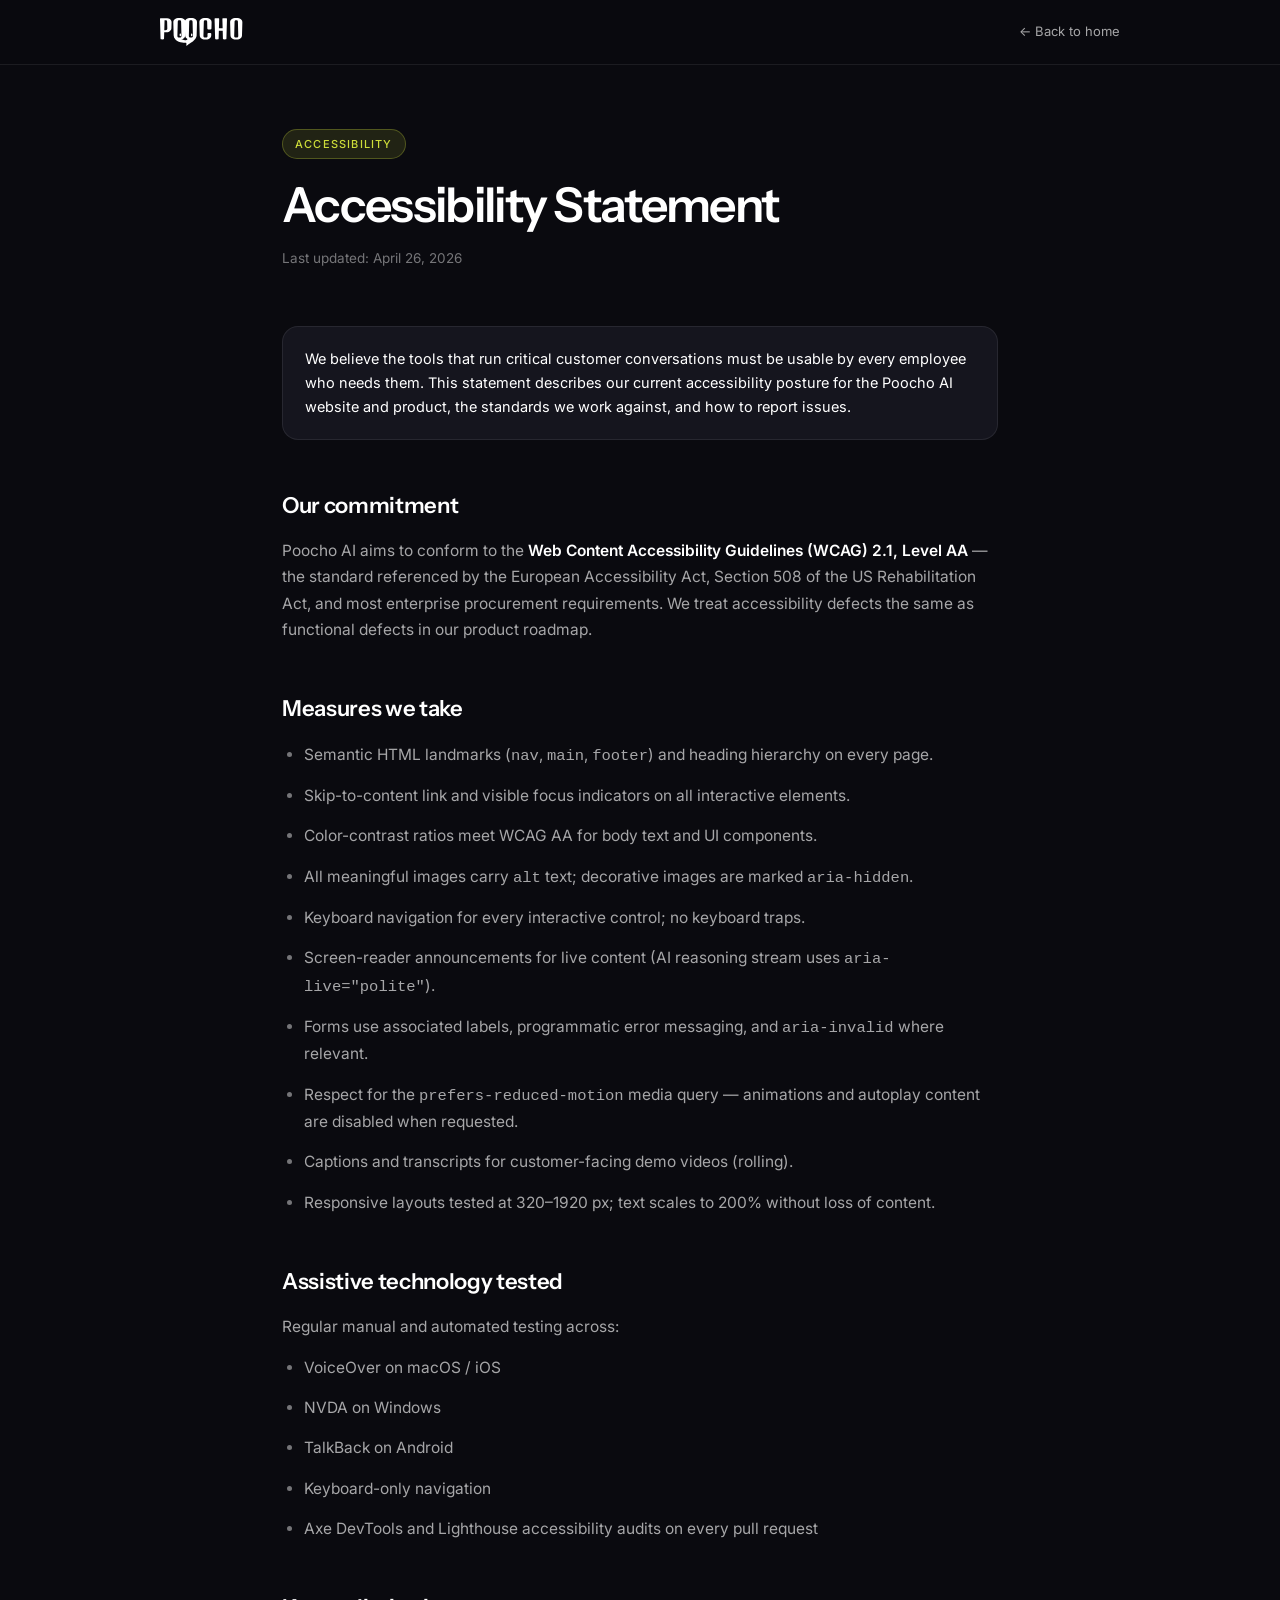
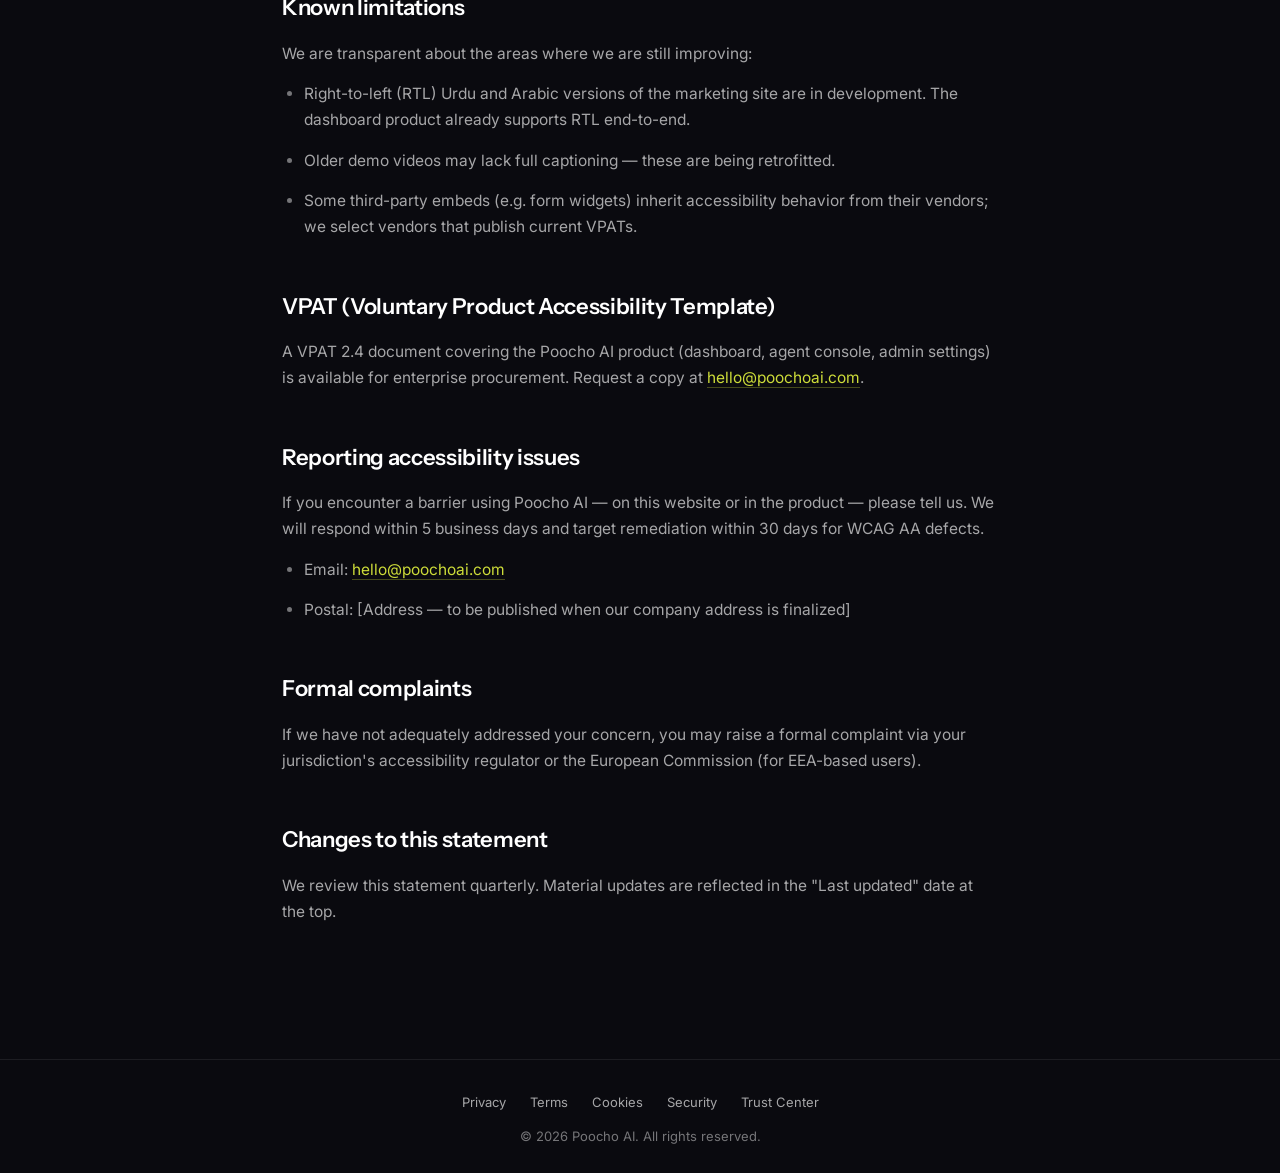
<file: accessibility.html>
<!DOCTYPE html>
<html lang="en">
<head>
    <meta charset="UTF-8">
    <meta name="viewport" content="width=device-width, initial-scale=1.0">
    <title>Accessibility Statement — Poocho AI</title>
    <meta name="description" content="Poocho AI's commitment to accessibility — WCAG 2.1 AA alignment, assistive-technology support, and feedback channels.">
    <meta name="robots" content="index, follow">
    <link rel="icon" href="logo-light.svg" type="image/svg+xml">
    <link rel="preconnect" href="https://fonts.googleapis.com">
    <link rel="preconnect" href="https://fonts.gstatic.com" crossorigin>
    <link href="https://fonts.googleapis.com/css2?family=Inter:wght@400;500;600;700&family=Instrument+Sans:wght@400;500;600;700&family=Instrument+Serif:ital@1&display=swap" rel="stylesheet">
    <link rel="stylesheet" href="legal.css">
</head>
<body>
    <nav class="page-nav">
        <div class="page-nav-inner">
            <a href="index.html" class="home" aria-label="Poocho AI home"><img src="logo-light.svg" alt="Poocho AI"></a>
            <a href="index.html" class="back">← Back to home</a>
        </div>
    </nav>

    <main class="legal-wrap">
        <div class="eyebrow">Accessibility</div>
        <h1>Accessibility Statement</h1>
        <p class="updated">Last updated: April 26, 2026</p>

        <div class="note">
            We believe the tools that run critical customer conversations must be usable by every employee who needs them. This statement describes our current accessibility posture for the Poocho AI website and product, the standards we work against, and how to report issues.
        </div>

        <h2>Our commitment</h2>
        <p>Poocho AI aims to conform to the <strong>Web Content Accessibility Guidelines (WCAG) 2.1, Level AA</strong> — the standard referenced by the European Accessibility Act, Section 508 of the US Rehabilitation Act, and most enterprise procurement requirements. We treat accessibility defects the same as functional defects in our product roadmap.</p>

        <h2>Measures we take</h2>
        <ul>
            <li>Semantic HTML landmarks (<code>nav</code>, <code>main</code>, <code>footer</code>) and heading hierarchy on every page.</li>
            <li>Skip-to-content link and visible focus indicators on all interactive elements.</li>
            <li>Color-contrast ratios meet WCAG AA for body text and UI components.</li>
            <li>All meaningful images carry <code>alt</code> text; decorative images are marked <code>aria-hidden</code>.</li>
            <li>Keyboard navigation for every interactive control; no keyboard traps.</li>
            <li>Screen-reader announcements for live content (AI reasoning stream uses <code>aria-live="polite"</code>).</li>
            <li>Forms use associated labels, programmatic error messaging, and <code>aria-invalid</code> where relevant.</li>
            <li>Respect for the <code>prefers-reduced-motion</code> media query — animations and autoplay content are disabled when requested.</li>
            <li>Captions and transcripts for customer-facing demo videos (rolling).</li>
            <li>Responsive layouts tested at 320–1920 px; text scales to 200% without loss of content.</li>
        </ul>

        <h2>Assistive technology tested</h2>
        <p>Regular manual and automated testing across:</p>
        <ul>
            <li>VoiceOver on macOS / iOS</li>
            <li>NVDA on Windows</li>
            <li>TalkBack on Android</li>
            <li>Keyboard-only navigation</li>
            <li>Axe DevTools and Lighthouse accessibility audits on every pull request</li>
        </ul>

        <h2>Known limitations</h2>
        <p>We are transparent about the areas where we are still improving:</p>
        <ul>
            <li>Right-to-left (RTL) Urdu and Arabic versions of the marketing site are in development. The dashboard product already supports RTL end-to-end.</li>
            <li>Older demo videos may lack full captioning — these are being retrofitted.</li>
            <li>Some third-party embeds (e.g. form widgets) inherit accessibility behavior from their vendors; we select vendors that publish current VPATs.</li>
        </ul>

        <h2>VPAT (Voluntary Product Accessibility Template)</h2>
        <p>A VPAT 2.4 document covering the Poocho AI product (dashboard, agent console, admin settings) is available for enterprise procurement. Request a copy at <a href="mailto:hello@poochoai.com">hello@poochoai.com</a>.</p>

        <h2>Reporting accessibility issues</h2>
        <p>If you encounter a barrier using Poocho AI — on this website or in the product — please tell us. We will respond within 5 business days and target remediation within 30 days for WCAG AA defects.</p>
        <ul>
            <li>Email: <a href="mailto:hello@poochoai.com">hello@poochoai.com</a></li>
            <li>Postal: [Address — to be published when our company address is finalized]</li>
        </ul>

        <h2>Formal complaints</h2>
        <p>If we have not adequately addressed your concern, you may raise a formal complaint via your jurisdiction's accessibility regulator or the European Commission (for EEA-based users).</p>

        <h2>Changes to this statement</h2>
        <p>We review this statement quarterly. Material updates are reflected in the "Last updated" date at the top.</p>
    </main>

    <footer class="page-footer">
        <a href="privacy.html">Privacy</a> <a href="terms.html">Terms</a> <a href="cookies.html">Cookies</a> <a href="security.html">Security</a> <a href="trust.html">Trust Center</a>
        <div style="margin-top: 12px;">© <span id="copyright-year">2026</span> Poocho AI. All rights reserved.</div>
    </footer>
<script>(function(){var e=document.getElementById("copyright-year");if(e)e.textContent=new Date().getFullYear()})();</script></body>
</html>
</file>
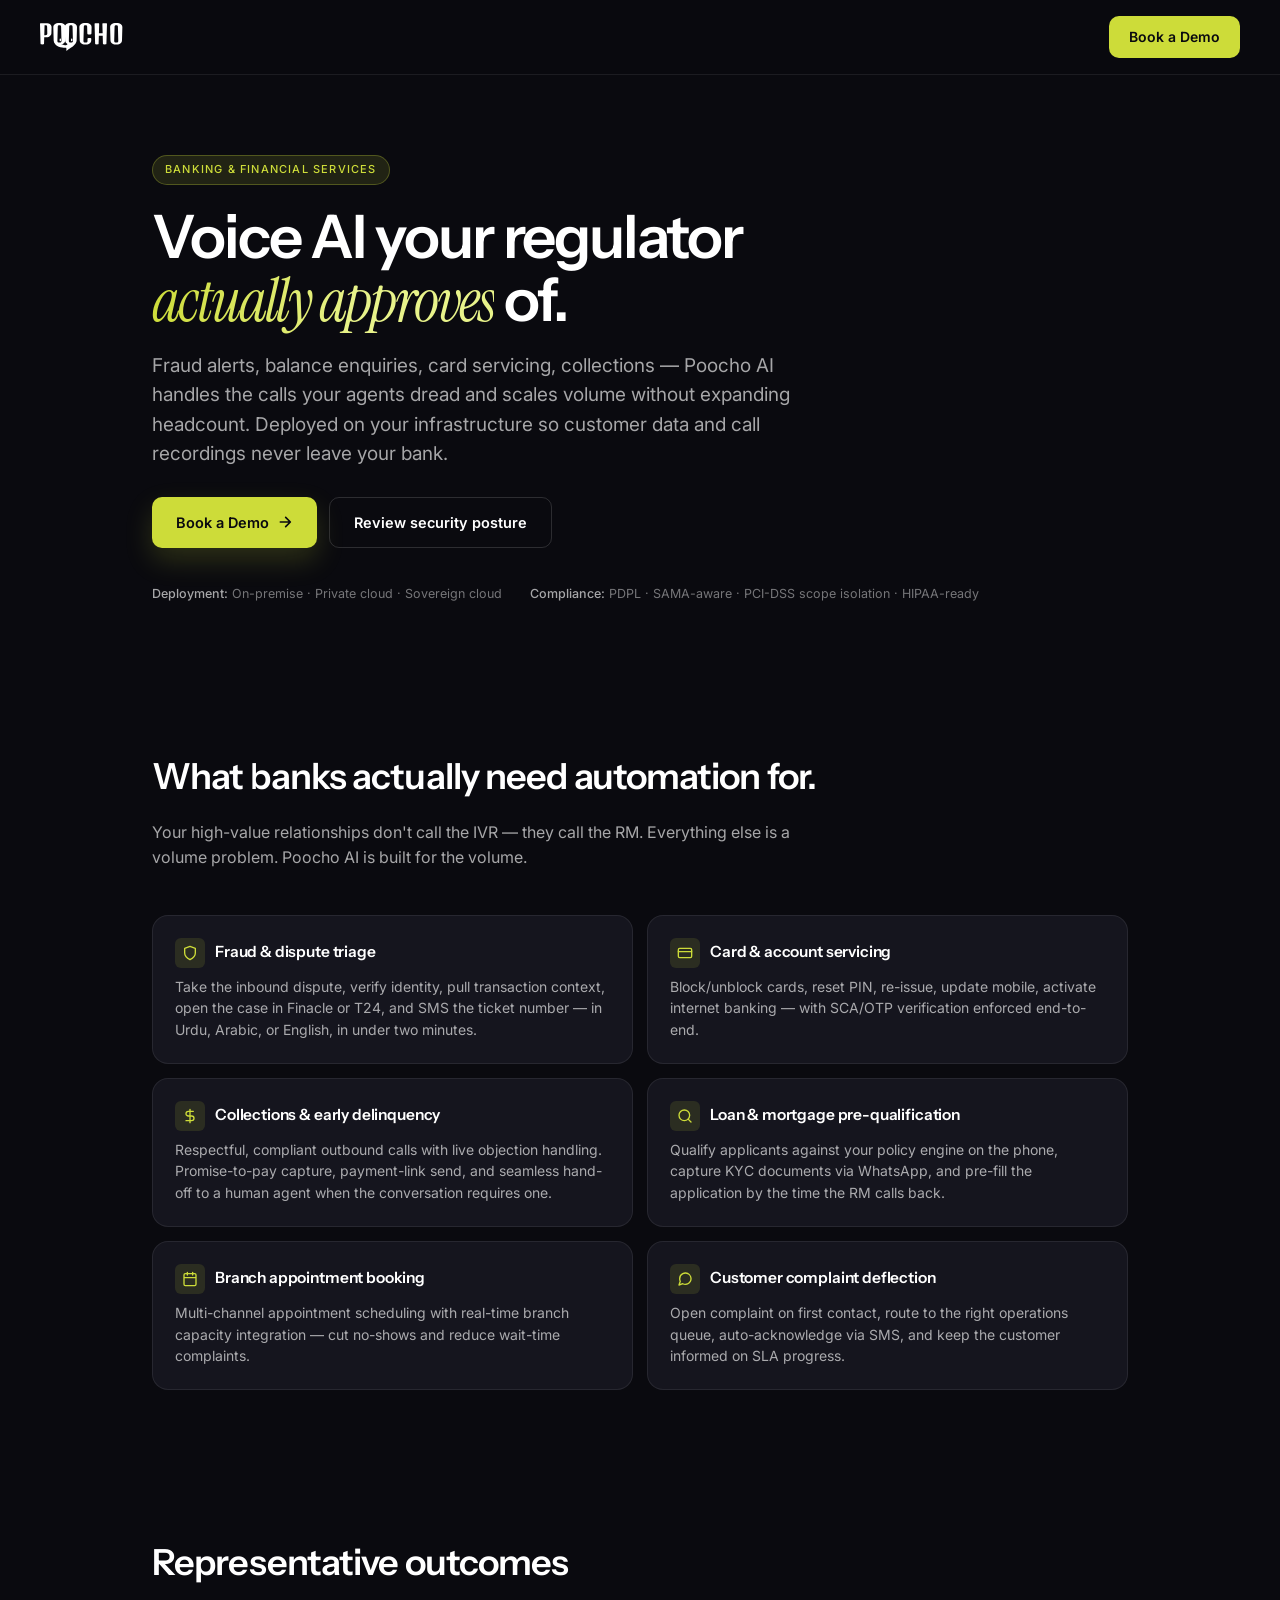
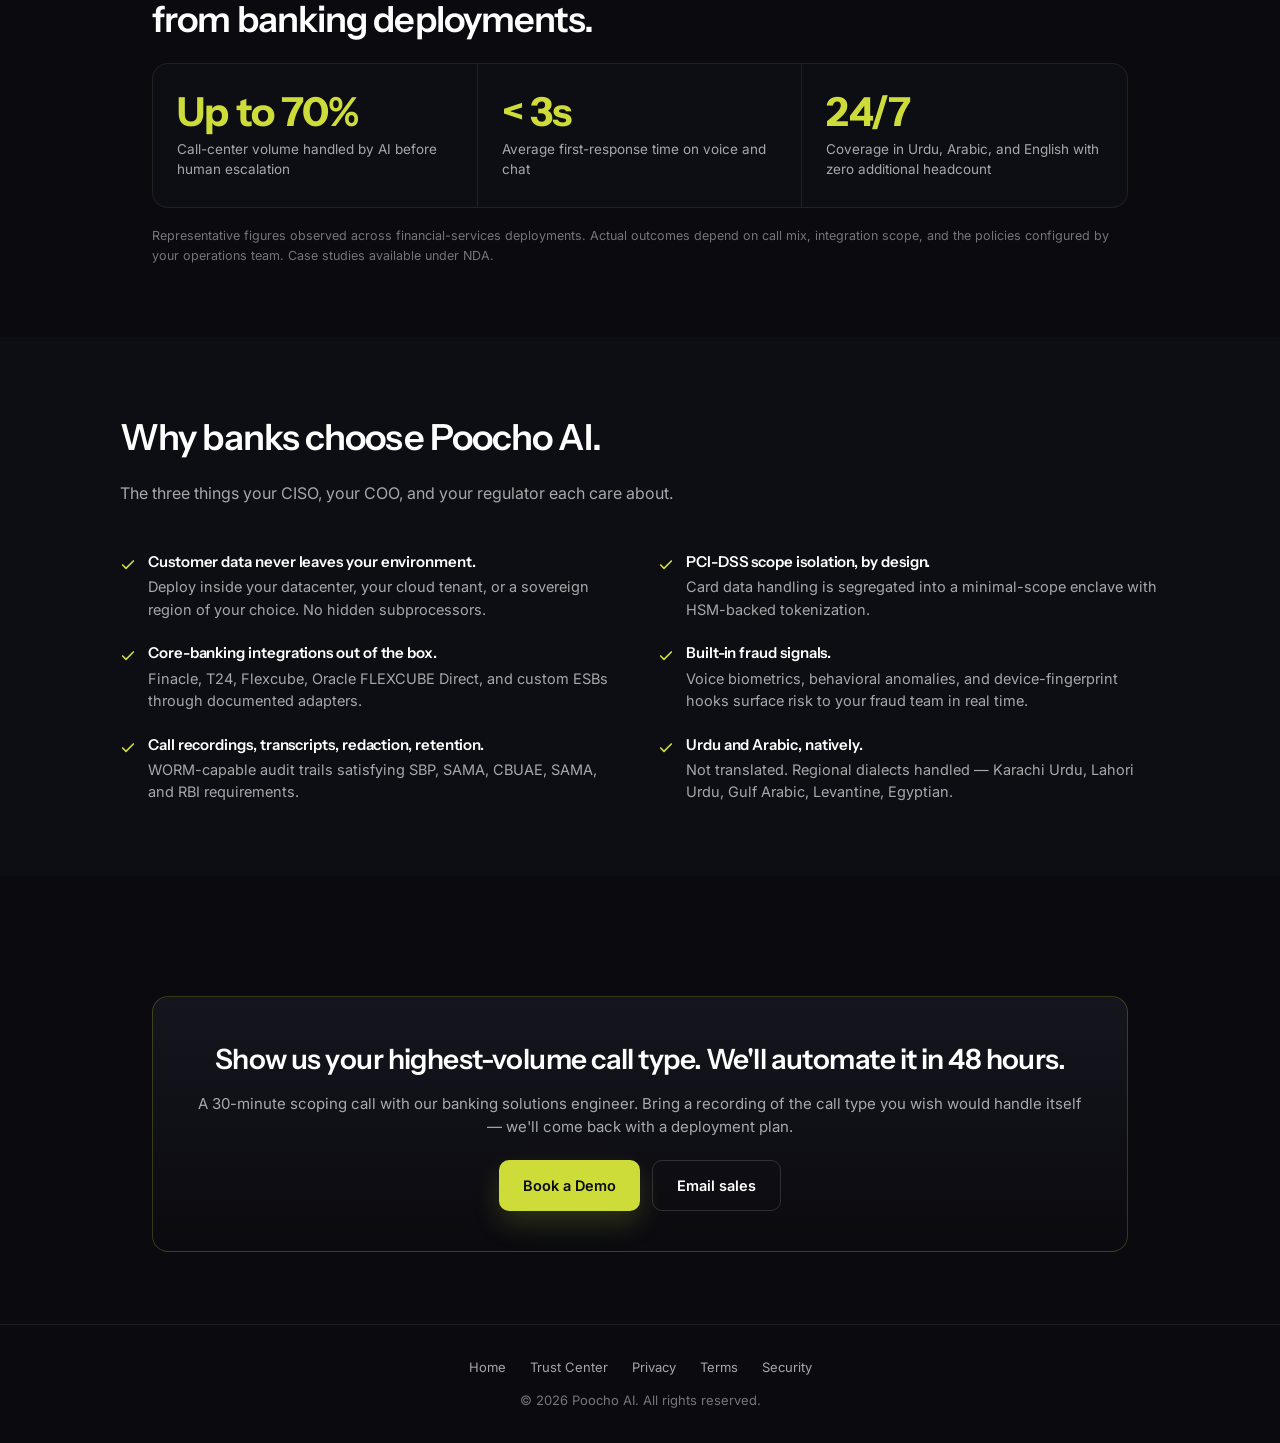
<file: banking.html>
<!DOCTYPE html>
<html lang="en">
<head>
    <meta charset="UTF-8">
    <meta name="viewport" content="width=device-width, initial-scale=1.0">
    <title>Voice AI for Banking &amp; Financial Services — Poocho AI</title>
    <meta name="description" content="Enterprise voice and chat AI for banks across MENA and South Asia. On-premise deployment, PDPL/SAMA-aware architecture, native Urdu &amp; Arabic handling of fraud, servicing, and collections.">
    <meta name="robots" content="index, follow">
    <link rel="canonical" href="https://poochoai.com/banking.html">
    <link rel="icon" href="logo-light.svg" type="image/svg+xml">
    <link rel="preconnect" href="https://fonts.googleapis.com">
    <link rel="preconnect" href="https://fonts.gstatic.com" crossorigin>
    <link href="https://fonts.googleapis.com/css2?family=Inter:wght@400;500;600;700&family=Instrument+Sans:wght@400;500;600;700&family=Instrument+Serif:ital@1&display=swap" rel="stylesheet">
    <link rel="stylesheet" href="industry.css">
</head>
<body>
    <nav class="ind-nav">
        <a href="index.html" aria-label="Poocho AI home"><img src="logo-light.svg" alt="Poocho AI"></a>
        <a href="index.html#final-cta" class="ind-nav-cta">Book a Demo</a>
    </nav>

    <section class="ind-hero">
        <div class="eyebrow">Banking &amp; Financial Services</div>
        <h1>Voice AI your regulator <em>actually approves</em> of.</h1>
        <p>Fraud alerts, balance enquiries, card servicing, collections — Poocho AI handles the calls your agents dread and scales volume without expanding headcount. Deployed on your infrastructure so customer data and call recordings never leave your bank.</p>
        <div class="ind-hero-ctas">
            <a href="index.html#final-cta" class="ind-btn-primary">Book a Demo
                <svg width="16" height="16" viewBox="0 0 24 24" fill="none" stroke="currentColor" stroke-width="2.5" stroke-linecap="round" stroke-linejoin="round"><path d="M5 12h14M13 5l7 7-7 7"/></svg>
            </a>
            <a href="trust.html" class="ind-btn-secondary">Review security posture</a>
        </div>
        <div class="ind-hero-trust">
            <span><strong>Deployment:</strong> On-premise · Private cloud · Sovereign cloud</span>
            <span><strong>Compliance:</strong> PDPL · SAMA-aware · PCI-DSS scope isolation · HIPAA-ready</span>
        </div>
    </section>

    <section class="ind-section">
        <h2 class="ind-section-title">What banks actually need automation for.</h2>
        <p class="ind-section-sub">Your high-value relationships don't call the IVR — they call the RM. Everything else is a volume problem. Poocho AI is built for the volume.</p>
        <div class="ind-pains">
            <div class="ind-pain">
                <div class="ind-pain-head">
                    <div class="ind-pain-icon"><svg viewBox="0 0 24 24" fill="none" stroke="currentColor" stroke-width="2" stroke-linecap="round" stroke-linejoin="round"><path d="M12 22s8-4 8-10V5l-8-3-8 3v7c0 6 8 10 8 10z"/></svg></div>
                    <h3>Fraud &amp; dispute triage</h3>
                </div>
                <p>Take the inbound dispute, verify identity, pull transaction context, open the case in Finacle or T24, and SMS the ticket number — in Urdu, Arabic, or English, in under two minutes.</p>
            </div>
            <div class="ind-pain">
                <div class="ind-pain-head">
                    <div class="ind-pain-icon"><svg viewBox="0 0 24 24" fill="none" stroke="currentColor" stroke-width="2" stroke-linecap="round" stroke-linejoin="round"><rect x="2" y="5" width="20" height="14" rx="2"/><line x1="2" y1="10" x2="22" y2="10"/></svg></div>
                    <h3>Card &amp; account servicing</h3>
                </div>
                <p>Block/unblock cards, reset PIN, re-issue, update mobile, activate internet banking — with SCA/OTP verification enforced end-to-end.</p>
            </div>
            <div class="ind-pain">
                <div class="ind-pain-head">
                    <div class="ind-pain-icon"><svg viewBox="0 0 24 24" fill="none" stroke="currentColor" stroke-width="2" stroke-linecap="round" stroke-linejoin="round"><path d="M12 2v20M17 5H9.5a3.5 3.5 0 0 0 0 7h5a3.5 3.5 0 0 1 0 7H6"/></svg></div>
                    <h3>Collections &amp; early delinquency</h3>
                </div>
                <p>Respectful, compliant outbound calls with live objection handling. Promise-to-pay capture, payment-link send, and seamless hand-off to a human agent when the conversation requires one.</p>
            </div>
            <div class="ind-pain">
                <div class="ind-pain-head">
                    <div class="ind-pain-icon"><svg viewBox="0 0 24 24" fill="none" stroke="currentColor" stroke-width="2" stroke-linecap="round" stroke-linejoin="round"><circle cx="11" cy="11" r="8"/><line x1="21" y1="21" x2="16.65" y2="16.65"/></svg></div>
                    <h3>Loan &amp; mortgage pre-qualification</h3>
                </div>
                <p>Qualify applicants against your policy engine on the phone, capture KYC documents via WhatsApp, and pre-fill the application by the time the RM calls back.</p>
            </div>
            <div class="ind-pain">
                <div class="ind-pain-head">
                    <div class="ind-pain-icon"><svg viewBox="0 0 24 24" fill="none" stroke="currentColor" stroke-width="2" stroke-linecap="round" stroke-linejoin="round"><path d="M8 2v4M16 2v4M3 10h18M5 4h14a2 2 0 0 1 2 2v14a2 2 0 0 1-2 2H5a2 2 0 0 1-2-2V6a2 2 0 0 1 2-2z"/></svg></div>
                    <h3>Branch appointment booking</h3>
                </div>
                <p>Multi-channel appointment scheduling with real-time branch capacity integration — cut no-shows and reduce wait-time complaints.</p>
            </div>
            <div class="ind-pain">
                <div class="ind-pain-head">
                    <div class="ind-pain-icon"><svg viewBox="0 0 24 24" fill="none" stroke="currentColor" stroke-width="2" stroke-linecap="round" stroke-linejoin="round"><path d="M21 11.5a8.38 8.38 0 0 1-.9 3.8 8.5 8.5 0 0 1-7.6 4.7 8.38 8.38 0 0 1-3.8-.9L3 21l1.9-5.7a8.38 8.38 0 0 1-.9-3.8 8.5 8.5 0 0 1 4.7-7.6 8.38 8.38 0 0 1 3.8-.9h.5a8.48 8.48 0 0 1 8 8v.5z"/></svg></div>
                    <h3>Customer complaint deflection</h3>
                </div>
                <p>Open complaint on first contact, route to the right operations queue, auto-acknowledge via SMS, and keep the customer informed on SLA progress.</p>
            </div>
        </div>
    </section>

    <section class="ind-section">
        <h2 class="ind-section-title">Representative outcomes from banking deployments.</h2>
        <div class="ind-outcomes">
            <div class="ind-outcome">
                <div class="ind-outcome-n">Up to 70%</div>
                <div class="ind-outcome-l">Call-center volume handled by AI before human escalation</div>
            </div>
            <div class="ind-outcome">
                <div class="ind-outcome-n">&lt; 3s</div>
                <div class="ind-outcome-l">Average first-response time on voice and chat</div>
            </div>
            <div class="ind-outcome">
                <div class="ind-outcome-n">24/7</div>
                <div class="ind-outcome-l">Coverage in Urdu, Arabic, and English with zero additional headcount</div>
            </div>
        </div>
        <p class="ind-outcomes-note">Representative figures observed across financial-services deployments. Actual outcomes depend on call mix, integration scope, and the policies configured by your operations team. Case studies available under NDA.</p>
    </section>

    <section class="ind-section" style="background: var(--surface-alt); max-width: 100%; padding-left: 32px; padding-right: 32px;">
        <div style="max-width: 1040px; margin: 0 auto;">
            <h2 class="ind-section-title">Why banks choose Poocho AI.</h2>
            <p class="ind-section-sub">The three things your CISO, your COO, and your regulator each care about.</p>
            <ul class="ind-solution-list">
                <li><strong>Customer data never leaves your environment.</strong> Deploy inside your datacenter, your cloud tenant, or a sovereign region of your choice. No hidden subprocessors.</li>
                <li><strong>PCI-DSS scope isolation, by design.</strong> Card data handling is segregated into a minimal-scope enclave with HSM-backed tokenization.</li>
                <li><strong>Core-banking integrations out of the box.</strong> Finacle, T24, Flexcube, Oracle FLEXCUBE Direct, and custom ESBs through documented adapters.</li>
                <li><strong>Built-in fraud signals.</strong> Voice biometrics, behavioral anomalies, and device-fingerprint hooks surface risk to your fraud team in real time.</li>
                <li><strong>Call recordings, transcripts, redaction, retention.</strong> WORM-capable audit trails satisfying SBP, SAMA, CBUAE, SAMA, and RBI requirements.</li>
                <li><strong>Urdu and Arabic, natively.</strong> Not translated. Regional dialects handled — Karachi Urdu, Lahori Urdu, Gulf Arabic, Levantine, Egyptian.</li>
            </ul>
        </div>
    </section>

    <section class="ind-section">
        <div class="ind-final">
            <h2>Show us your highest-volume call type. We'll automate it in 48 hours.</h2>
            <p>A 30-minute scoping call with our banking solutions engineer. Bring a recording of the call type you wish would handle itself — we'll come back with a deployment plan.</p>
            <div class="ind-final-ctas">
                <a href="index.html#final-cta" class="ind-btn-primary">Book a Demo</a>
                <a href="mailto:hello@poochoai.com?subject=Banking%20deployment%20inquiry" class="ind-btn-secondary">Email sales</a>
            </div>
        </div>
    </section>

    <footer class="ind-footer">
        <a href="index.html">Home</a>
        <a href="trust.html">Trust Center</a>
        <a href="privacy.html">Privacy</a>
        <a href="terms.html">Terms</a>
        <a href="security.html">Security</a>
        <div style="margin-top: 12px;">© <span id="copyright-year">2026</span> Poocho AI. All rights reserved.</div>
    </footer>
<script>(function(){var e=document.getElementById("copyright-year");if(e)e.textContent=new Date().getFullYear()})();</script></body>
</html>
</file>
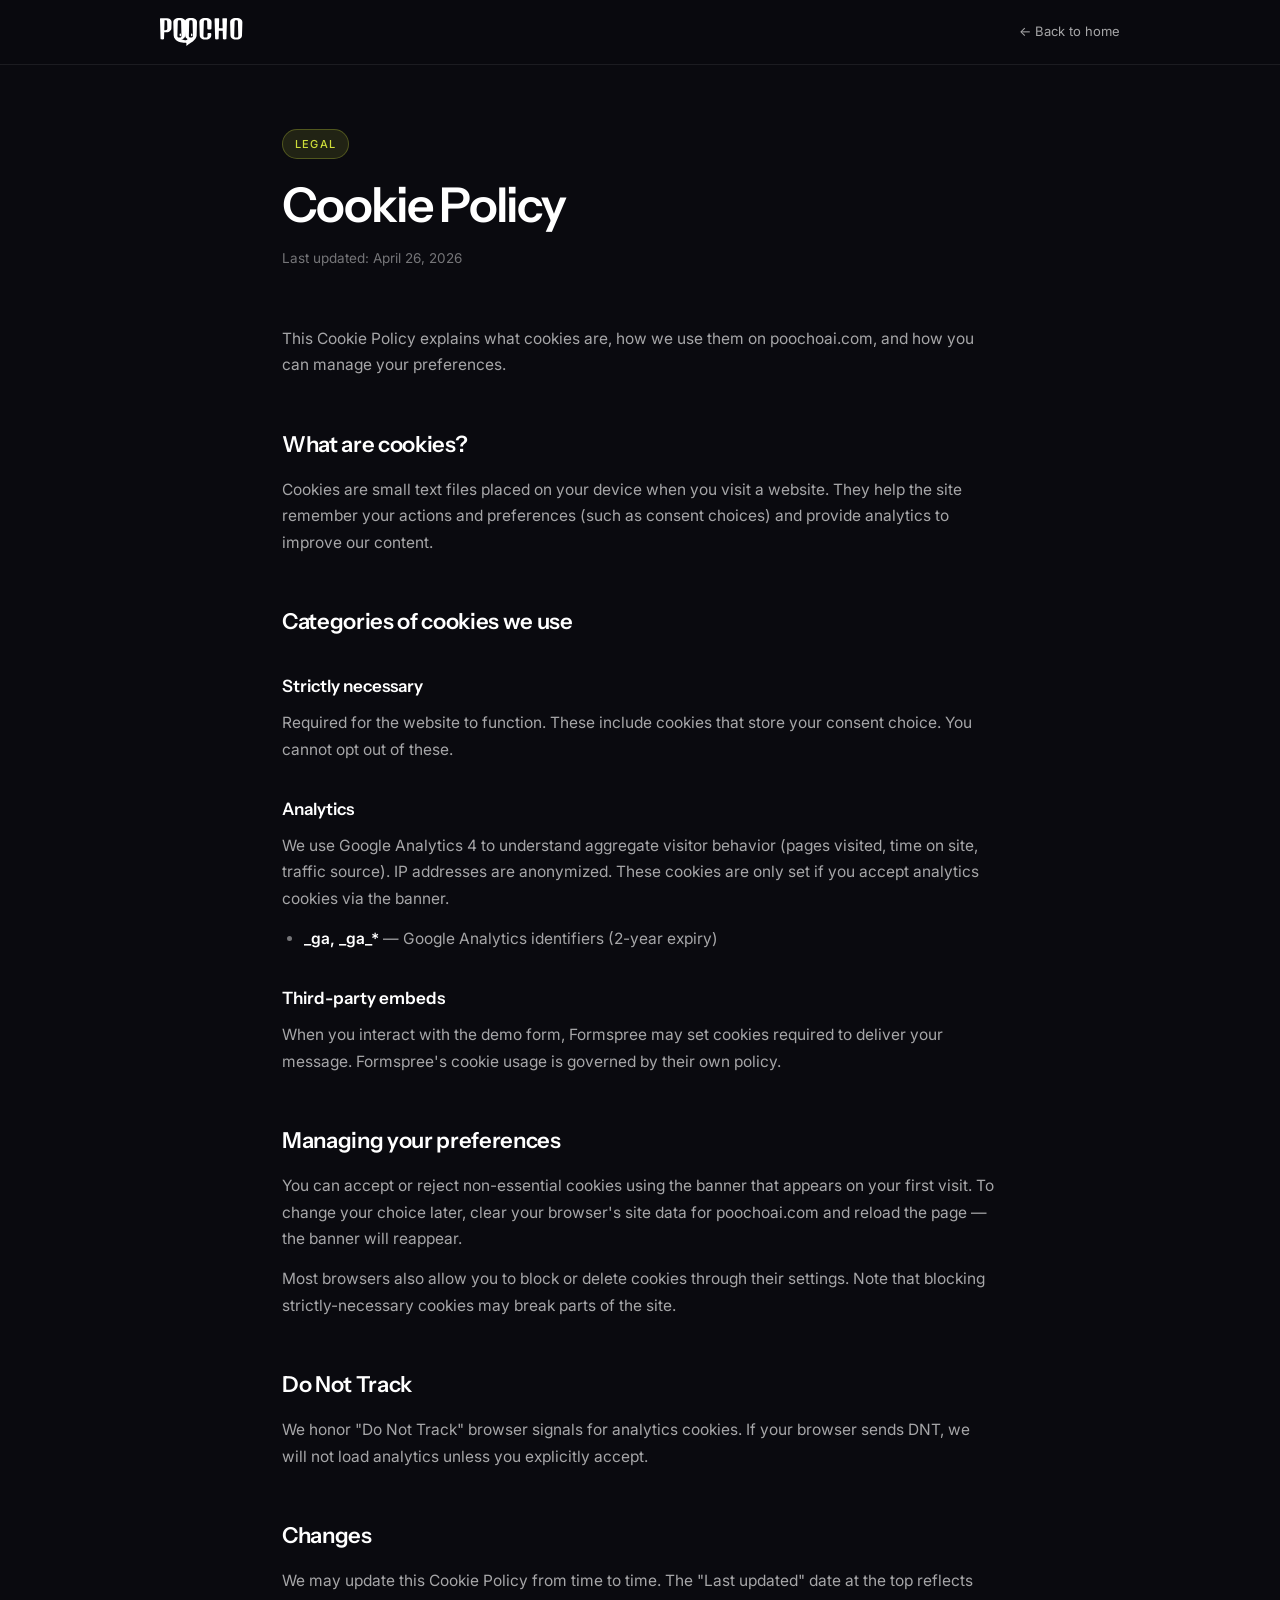
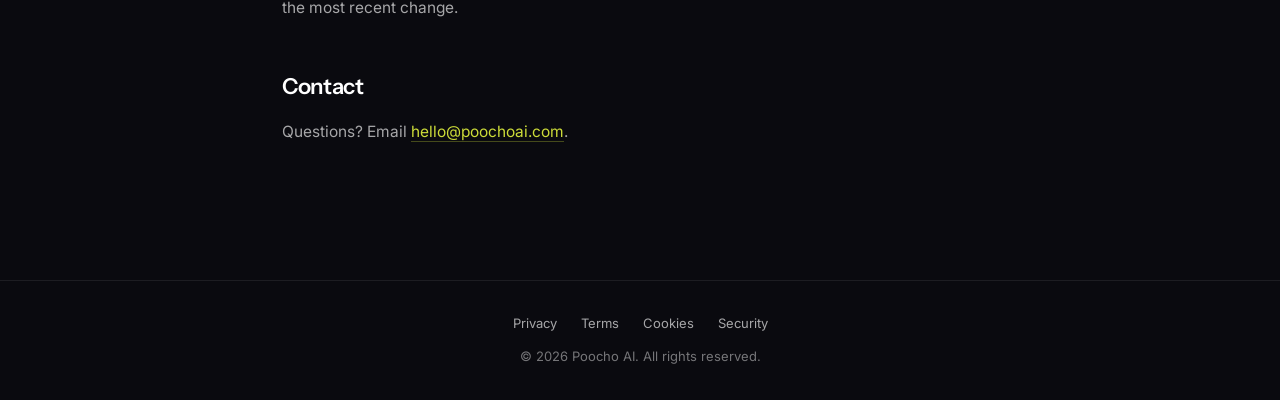
<file: cookies.html>
<!DOCTYPE html>
<html lang="en">
<head>
    <meta charset="UTF-8">
    <meta name="viewport" content="width=device-width, initial-scale=1.0">
    <title>Cookie Policy — Poocho AI</title>
    <meta name="description" content="How Poocho AI uses cookies and similar technologies.">
    <meta name="robots" content="index, follow">
    <link rel="icon" href="logo-light.svg" type="image/svg+xml">
    <link rel="preconnect" href="https://fonts.googleapis.com">
    <link rel="preconnect" href="https://fonts.gstatic.com" crossorigin>
    <link href="https://fonts.googleapis.com/css2?family=Inter:wght@400;500;600;700&family=Instrument+Sans:wght@400;500;600;700&family=Instrument+Serif:ital@1&display=swap" rel="stylesheet">
    <link rel="stylesheet" href="legal.css">
</head>
<body>
    <nav class="page-nav">
        <div class="page-nav-inner">
            <a href="index.html" class="home" aria-label="Poocho AI home"><img src="logo-light.svg" alt="Poocho AI"></a>
            <a href="index.html" class="back">← Back to home</a>
        </div>
    </nav>

    <main class="legal-wrap">
        <div class="eyebrow">Legal</div>
        <h1>Cookie Policy</h1>
        <p class="updated">Last updated: April 26, 2026</p>

        <p>This Cookie Policy explains what cookies are, how we use them on poochoai.com, and how you can manage your preferences.</p>

        <h2>What are cookies?</h2>
        <p>Cookies are small text files placed on your device when you visit a website. They help the site remember your actions and preferences (such as consent choices) and provide analytics to improve our content.</p>

        <h2>Categories of cookies we use</h2>

        <h3>Strictly necessary</h3>
        <p>Required for the website to function. These include cookies that store your consent choice. You cannot opt out of these.</p>

        <h3>Analytics</h3>
        <p>We use Google Analytics 4 to understand aggregate visitor behavior (pages visited, time on site, traffic source). IP addresses are anonymized. These cookies are only set if you accept analytics cookies via the banner.</p>
        <ul>
            <li><strong>_ga, _ga_*</strong> — Google Analytics identifiers (2-year expiry)</li>
        </ul>

        <h3>Third-party embeds</h3>
        <p>When you interact with the demo form, Formspree may set cookies required to deliver your message. Formspree's cookie usage is governed by their own policy.</p>

        <h2>Managing your preferences</h2>
        <p>You can accept or reject non-essential cookies using the banner that appears on your first visit. To change your choice later, clear your browser's site data for poochoai.com and reload the page — the banner will reappear.</p>
        <p>Most browsers also allow you to block or delete cookies through their settings. Note that blocking strictly-necessary cookies may break parts of the site.</p>

        <h2>Do Not Track</h2>
        <p>We honor "Do Not Track" browser signals for analytics cookies. If your browser sends DNT, we will not load analytics unless you explicitly accept.</p>

        <h2>Changes</h2>
        <p>We may update this Cookie Policy from time to time. The "Last updated" date at the top reflects the most recent change.</p>

        <h2>Contact</h2>
        <p>Questions? Email <a href="mailto:hello@poochoai.com">hello@poochoai.com</a>.</p>
    </main>

    <footer class="page-footer">
        <a href="privacy.html">Privacy</a> <a href="terms.html">Terms</a> <a href="cookies.html">Cookies</a> <a href="security.html">Security</a>
        <div style="margin-top: 12px;">© <span id="copyright-year">2026</span> Poocho AI. All rights reserved.</div>
    </footer>
<script>(function(){var e=document.getElementById("copyright-year");if(e)e.textContent=new Date().getFullYear()})();</script></body>
</html>
</file>
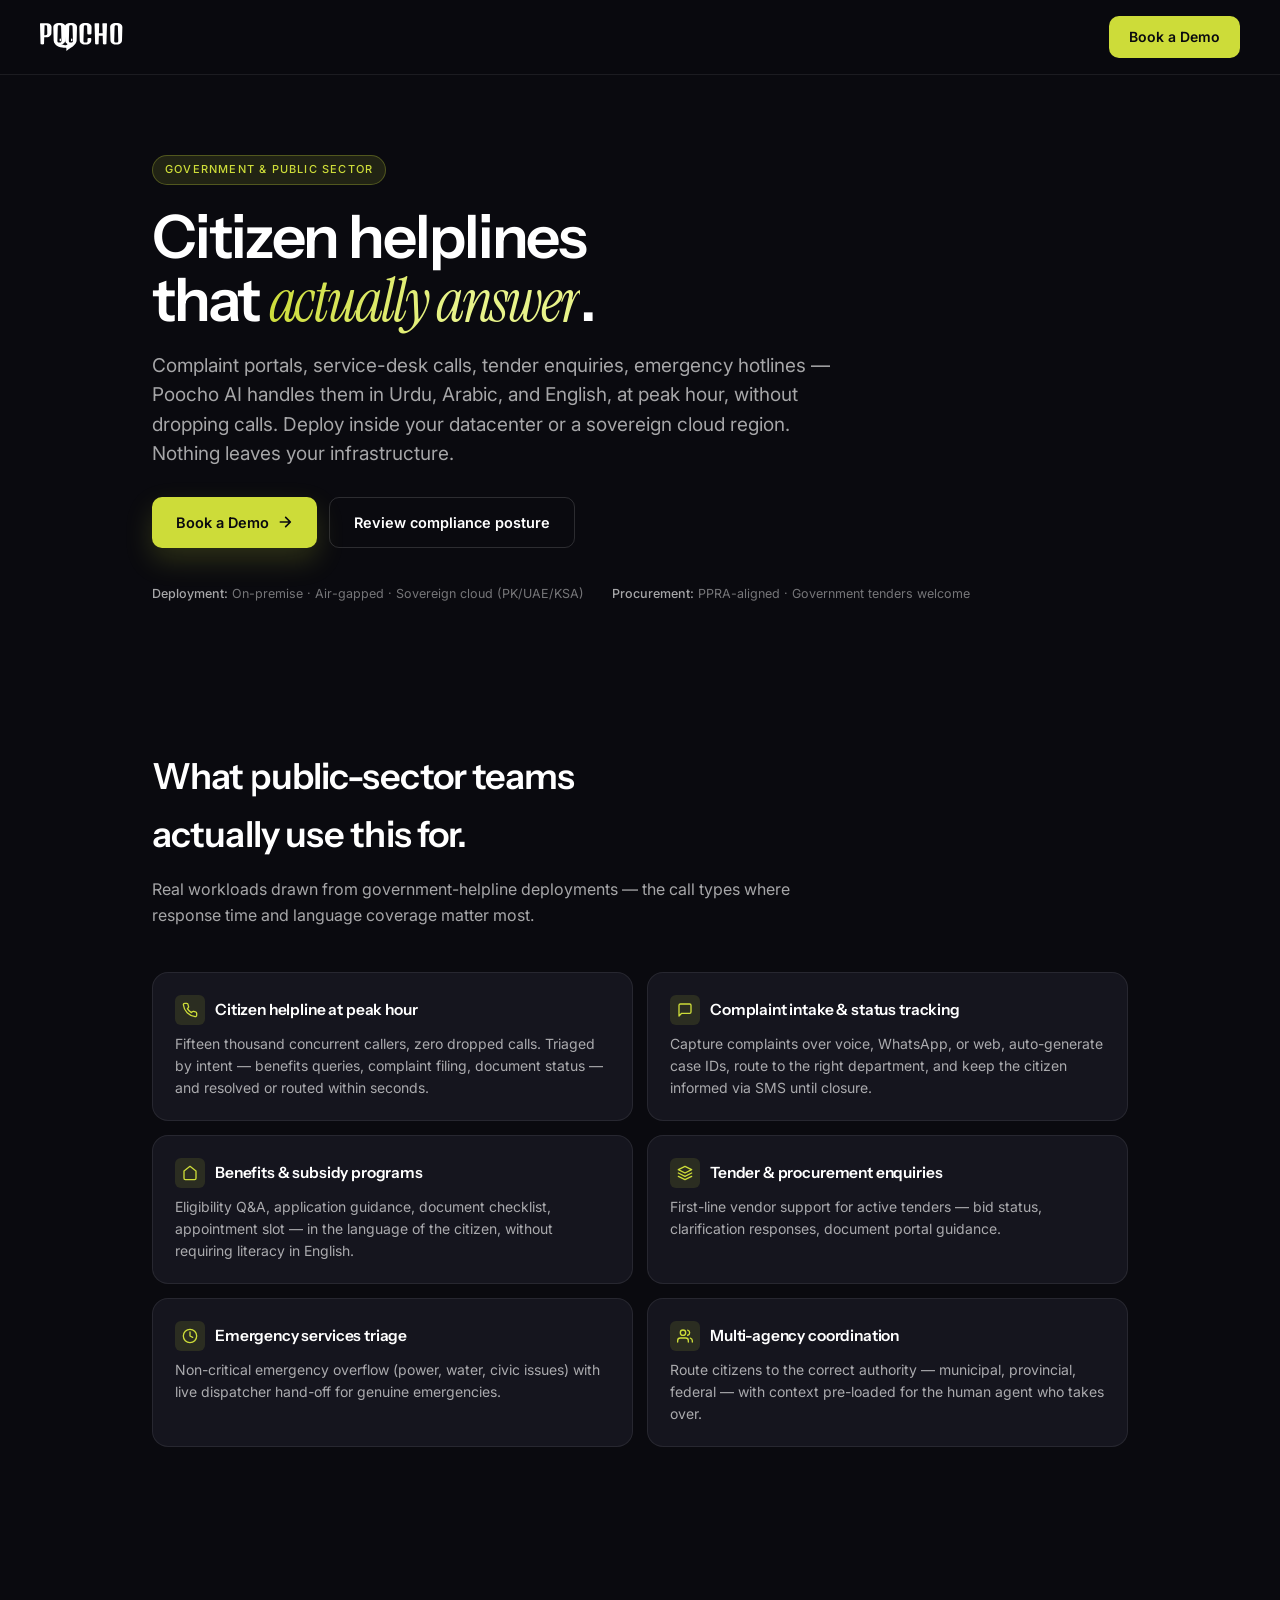
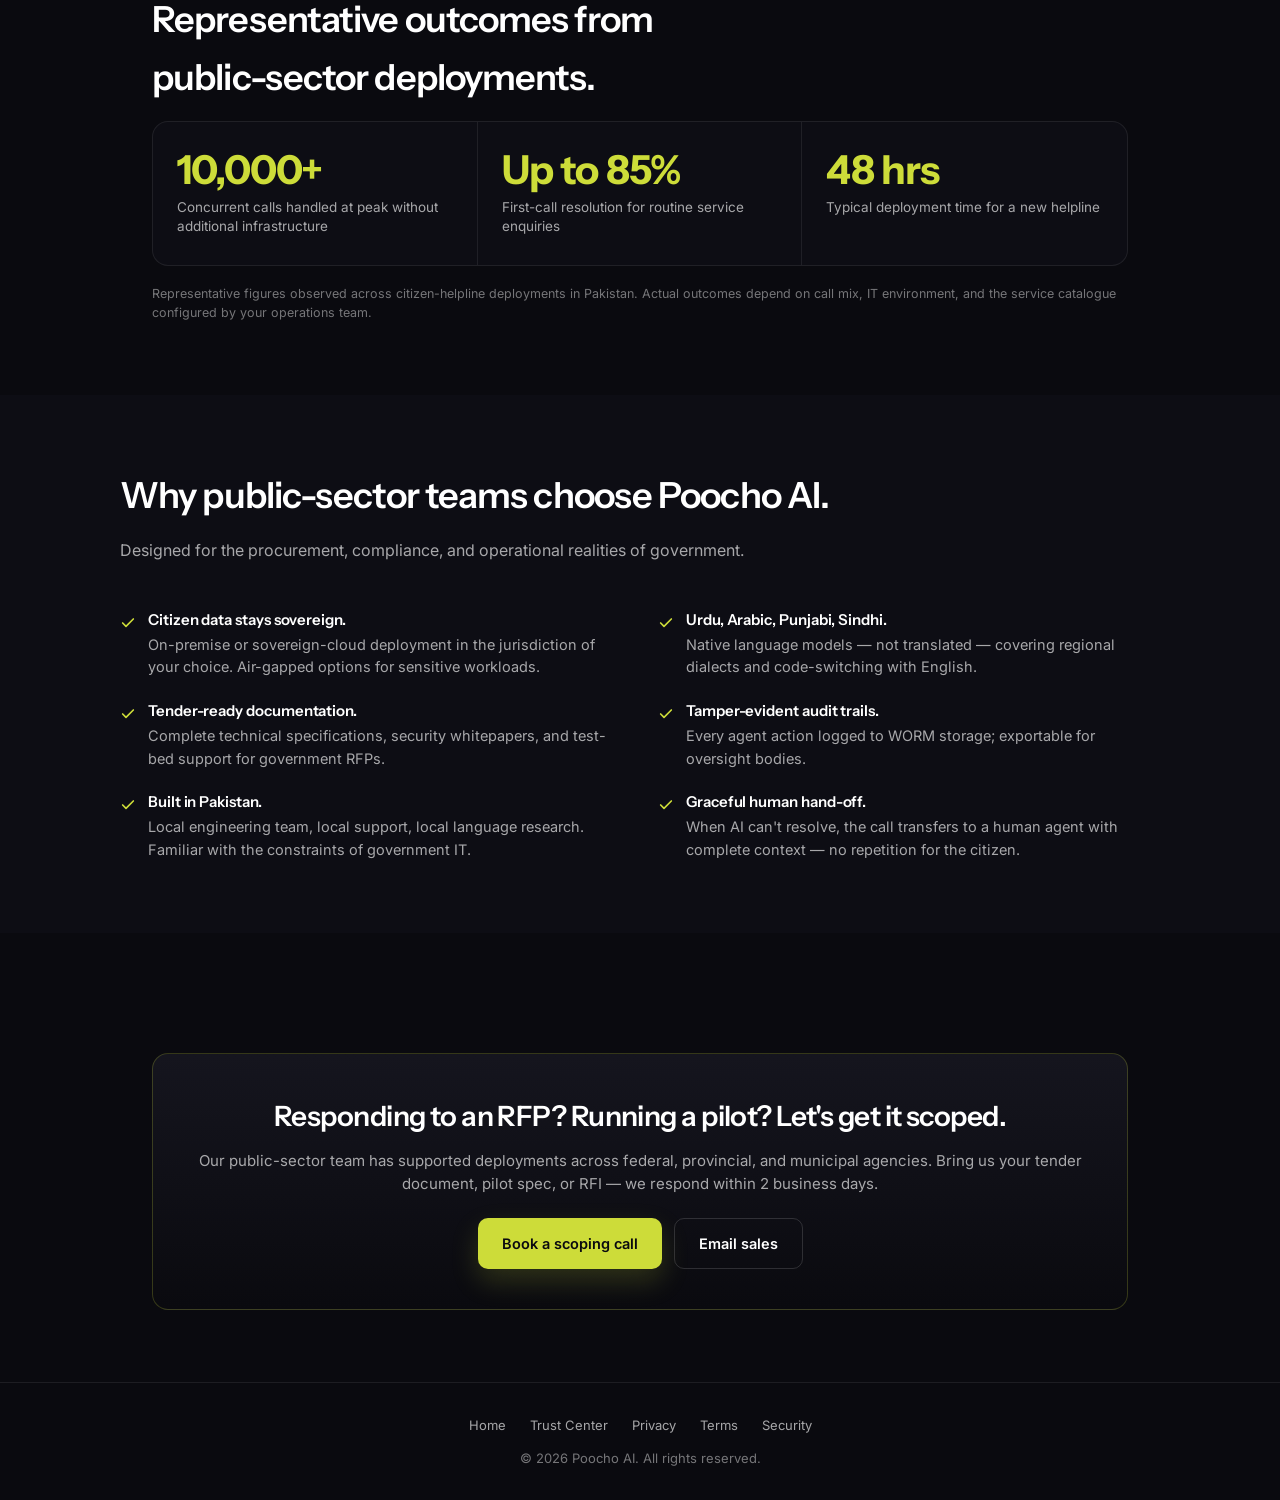
<file: government.html>
<!DOCTYPE html>
<html lang="en">
<head>
    <meta charset="UTF-8">
    <meta name="viewport" content="width=device-width, initial-scale=1.0">
    <title>Voice AI for Government &amp; Public Sector — Poocho AI</title>
    <meta name="description" content="Citizen helplines, complaint portals, and public-service automation. Poocho AI is built for regulated public-sector deployments with on-premise and sovereign-cloud options across Pakistan, UAE, and KSA.">
    <meta name="robots" content="index, follow">
    <link rel="canonical" href="https://poochoai.com/government.html">
    <link rel="icon" href="logo-light.svg" type="image/svg+xml">
    <link rel="preconnect" href="https://fonts.googleapis.com">
    <link rel="preconnect" href="https://fonts.gstatic.com" crossorigin>
    <link href="https://fonts.googleapis.com/css2?family=Inter:wght@400;500;600;700&family=Instrument+Sans:wght@400;500;600;700&family=Instrument+Serif:ital@1&display=swap" rel="stylesheet">
    <link rel="stylesheet" href="industry.css">
</head>
<body>
    <nav class="ind-nav">
        <a href="index.html" aria-label="Poocho AI home"><img src="logo-light.svg" alt="Poocho AI"></a>
        <a href="index.html#final-cta" class="ind-nav-cta">Book a Demo</a>
    </nav>

    <section class="ind-hero">
        <div class="eyebrow">Government &amp; Public Sector</div>
        <h1>Citizen helplines that <em>actually answer</em>.</h1>
        <p>Complaint portals, service-desk calls, tender enquiries, emergency hotlines — Poocho AI handles them in Urdu, Arabic, and English, at peak hour, without dropping calls. Deploy inside your datacenter or a sovereign cloud region. Nothing leaves your infrastructure.</p>
        <div class="ind-hero-ctas">
            <a href="index.html#final-cta" class="ind-btn-primary">Book a Demo
                <svg width="16" height="16" viewBox="0 0 24 24" fill="none" stroke="currentColor" stroke-width="2.5" stroke-linecap="round" stroke-linejoin="round"><path d="M5 12h14M13 5l7 7-7 7"/></svg>
            </a>
            <a href="trust.html" class="ind-btn-secondary">Review compliance posture</a>
        </div>
        <div class="ind-hero-trust">
            <span><strong>Deployment:</strong> On-premise · Air-gapped · Sovereign cloud (PK/UAE/KSA)</span>
            <span><strong>Procurement:</strong> PPRA-aligned · Government tenders welcome</span>
        </div>
    </section>

    <section class="ind-section">
        <h2 class="ind-section-title">What public-sector teams actually use this for.</h2>
        <p class="ind-section-sub">Real workloads drawn from government-helpline deployments — the call types where response time and language coverage matter most.</p>
        <div class="ind-pains">
            <div class="ind-pain">
                <div class="ind-pain-head">
                    <div class="ind-pain-icon"><svg viewBox="0 0 24 24" fill="none" stroke="currentColor" stroke-width="2" stroke-linecap="round" stroke-linejoin="round"><path d="M22 16.92v3a2 2 0 0 1-2.18 2A19.79 19.79 0 0 1 2.08 4.18 2 2 0 0 1 4.08 2h3a2 2 0 0 1 2 1.72 12.84 12.84 0 0 0 .7 2.81 2 2 0 0 1-.45 2.11L8.09 9.91a16 16 0 0 0 6 6l1.27-1.27a2 2 0 0 1 2.11-.45 12.84 12.84 0 0 0 2.81.7A2 2 0 0 1 22 16.92z"/></svg></div>
                    <h3>Citizen helpline at peak hour</h3>
                </div>
                <p>Fifteen thousand concurrent callers, zero dropped calls. Triaged by intent — benefits queries, complaint filing, document status — and resolved or routed within seconds.</p>
            </div>
            <div class="ind-pain">
                <div class="ind-pain-head">
                    <div class="ind-pain-icon"><svg viewBox="0 0 24 24" fill="none" stroke="currentColor" stroke-width="2" stroke-linecap="round" stroke-linejoin="round"><path d="M21 15a2 2 0 0 1-2 2H7l-4 4V5a2 2 0 0 1 2-2h14a2 2 0 0 1 2 2z"/></svg></div>
                    <h3>Complaint intake &amp; status tracking</h3>
                </div>
                <p>Capture complaints over voice, WhatsApp, or web, auto-generate case IDs, route to the right department, and keep the citizen informed via SMS until closure.</p>
            </div>
            <div class="ind-pain">
                <div class="ind-pain-head">
                    <div class="ind-pain-icon"><svg viewBox="0 0 24 24" fill="none" stroke="currentColor" stroke-width="2" stroke-linecap="round" stroke-linejoin="round"><path d="M3 9l9-7 9 7v11a2 2 0 0 1-2 2H5a2 2 0 0 1-2-2z"/></svg></div>
                    <h3>Benefits &amp; subsidy programs</h3>
                </div>
                <p>Eligibility Q&amp;A, application guidance, document checklist, appointment slot — in the language of the citizen, without requiring literacy in English.</p>
            </div>
            <div class="ind-pain">
                <div class="ind-pain-head">
                    <div class="ind-pain-icon"><svg viewBox="0 0 24 24" fill="none" stroke="currentColor" stroke-width="2" stroke-linecap="round" stroke-linejoin="round"><path d="M12 2L2 7l10 5 10-5-10-5z"/><path d="M2 17l10 5 10-5M2 12l10 5 10-5"/></svg></div>
                    <h3>Tender &amp; procurement enquiries</h3>
                </div>
                <p>First-line vendor support for active tenders — bid status, clarification responses, document portal guidance.</p>
            </div>
            <div class="ind-pain">
                <div class="ind-pain-head">
                    <div class="ind-pain-icon"><svg viewBox="0 0 24 24" fill="none" stroke="currentColor" stroke-width="2" stroke-linecap="round" stroke-linejoin="round"><circle cx="12" cy="12" r="10"/><polyline points="12 6 12 12 16 14"/></svg></div>
                    <h3>Emergency services triage</h3>
                </div>
                <p>Non-critical emergency overflow (power, water, civic issues) with live dispatcher hand-off for genuine emergencies.</p>
            </div>
            <div class="ind-pain">
                <div class="ind-pain-head">
                    <div class="ind-pain-icon"><svg viewBox="0 0 24 24" fill="none" stroke="currentColor" stroke-width="2" stroke-linecap="round" stroke-linejoin="round"><path d="M17 21v-2a4 4 0 0 0-4-4H5a4 4 0 0 0-4 4v2M9 11a4 4 0 1 0 0-8 4 4 0 0 0 0 8zM23 21v-2a4 4 0 0 0-3-3.87M16 3.13a4 4 0 0 1 0 7.75"/></svg></div>
                    <h3>Multi-agency coordination</h3>
                </div>
                <p>Route citizens to the correct authority — municipal, provincial, federal — with context pre-loaded for the human agent who takes over.</p>
            </div>
        </div>
    </section>

    <section class="ind-section">
        <h2 class="ind-section-title">Representative outcomes from public-sector deployments.</h2>
        <div class="ind-outcomes">
            <div class="ind-outcome">
                <div class="ind-outcome-n">10,000+</div>
                <div class="ind-outcome-l">Concurrent calls handled at peak without additional infrastructure</div>
            </div>
            <div class="ind-outcome">
                <div class="ind-outcome-n">Up to 85%</div>
                <div class="ind-outcome-l">First-call resolution for routine service enquiries</div>
            </div>
            <div class="ind-outcome">
                <div class="ind-outcome-n">48 hrs</div>
                <div class="ind-outcome-l">Typical deployment time for a new helpline</div>
            </div>
        </div>
        <p class="ind-outcomes-note">Representative figures observed across citizen-helpline deployments in Pakistan. Actual outcomes depend on call mix, IT environment, and the service catalogue configured by your operations team.</p>
    </section>

    <section class="ind-section" style="background: var(--surface-alt); max-width: 100%; padding-left: 32px; padding-right: 32px;">
        <div style="max-width: 1040px; margin: 0 auto;">
            <h2 class="ind-section-title">Why public-sector teams choose Poocho AI.</h2>
            <p class="ind-section-sub">Designed for the procurement, compliance, and operational realities of government.</p>
            <ul class="ind-solution-list">
                <li><strong>Citizen data stays sovereign.</strong> On-premise or sovereign-cloud deployment in the jurisdiction of your choice. Air-gapped options for sensitive workloads.</li>
                <li><strong>Urdu, Arabic, Punjabi, Sindhi.</strong> Native language models — not translated — covering regional dialects and code-switching with English.</li>
                <li><strong>Tender-ready documentation.</strong> Complete technical specifications, security whitepapers, and test-bed support for government RFPs.</li>
                <li><strong>Tamper-evident audit trails.</strong> Every agent action logged to WORM storage; exportable for oversight bodies.</li>
                <li><strong>Built in Pakistan.</strong> Local engineering team, local support, local language research. Familiar with the constraints of government IT.</li>
                <li><strong>Graceful human hand-off.</strong> When AI can't resolve, the call transfers to a human agent with complete context — no repetition for the citizen.</li>
            </ul>
        </div>
    </section>

    <section class="ind-section">
        <div class="ind-final">
            <h2>Responding to an RFP? Running a pilot? Let's get it scoped.</h2>
            <p>Our public-sector team has supported deployments across federal, provincial, and municipal agencies. Bring us your tender document, pilot spec, or RFI — we respond within 2 business days.</p>
            <div class="ind-final-ctas">
                <a href="index.html#final-cta" class="ind-btn-primary">Book a scoping call</a>
                <a href="mailto:hello@poochoai.com?subject=Government%20tender%20/%20RFP" class="ind-btn-secondary">Email sales</a>
            </div>
        </div>
    </section>

    <footer class="ind-footer">
        <a href="index.html">Home</a>
        <a href="trust.html">Trust Center</a>
        <a href="privacy.html">Privacy</a>
        <a href="terms.html">Terms</a>
        <a href="security.html">Security</a>
        <div style="margin-top: 12px;">© <span id="copyright-year">2026</span> Poocho AI. All rights reserved.</div>
    </footer>
<script>(function(){var e=document.getElementById("copyright-year");if(e)e.textContent=new Date().getFullYear()})();</script></body>
</html>
</file>
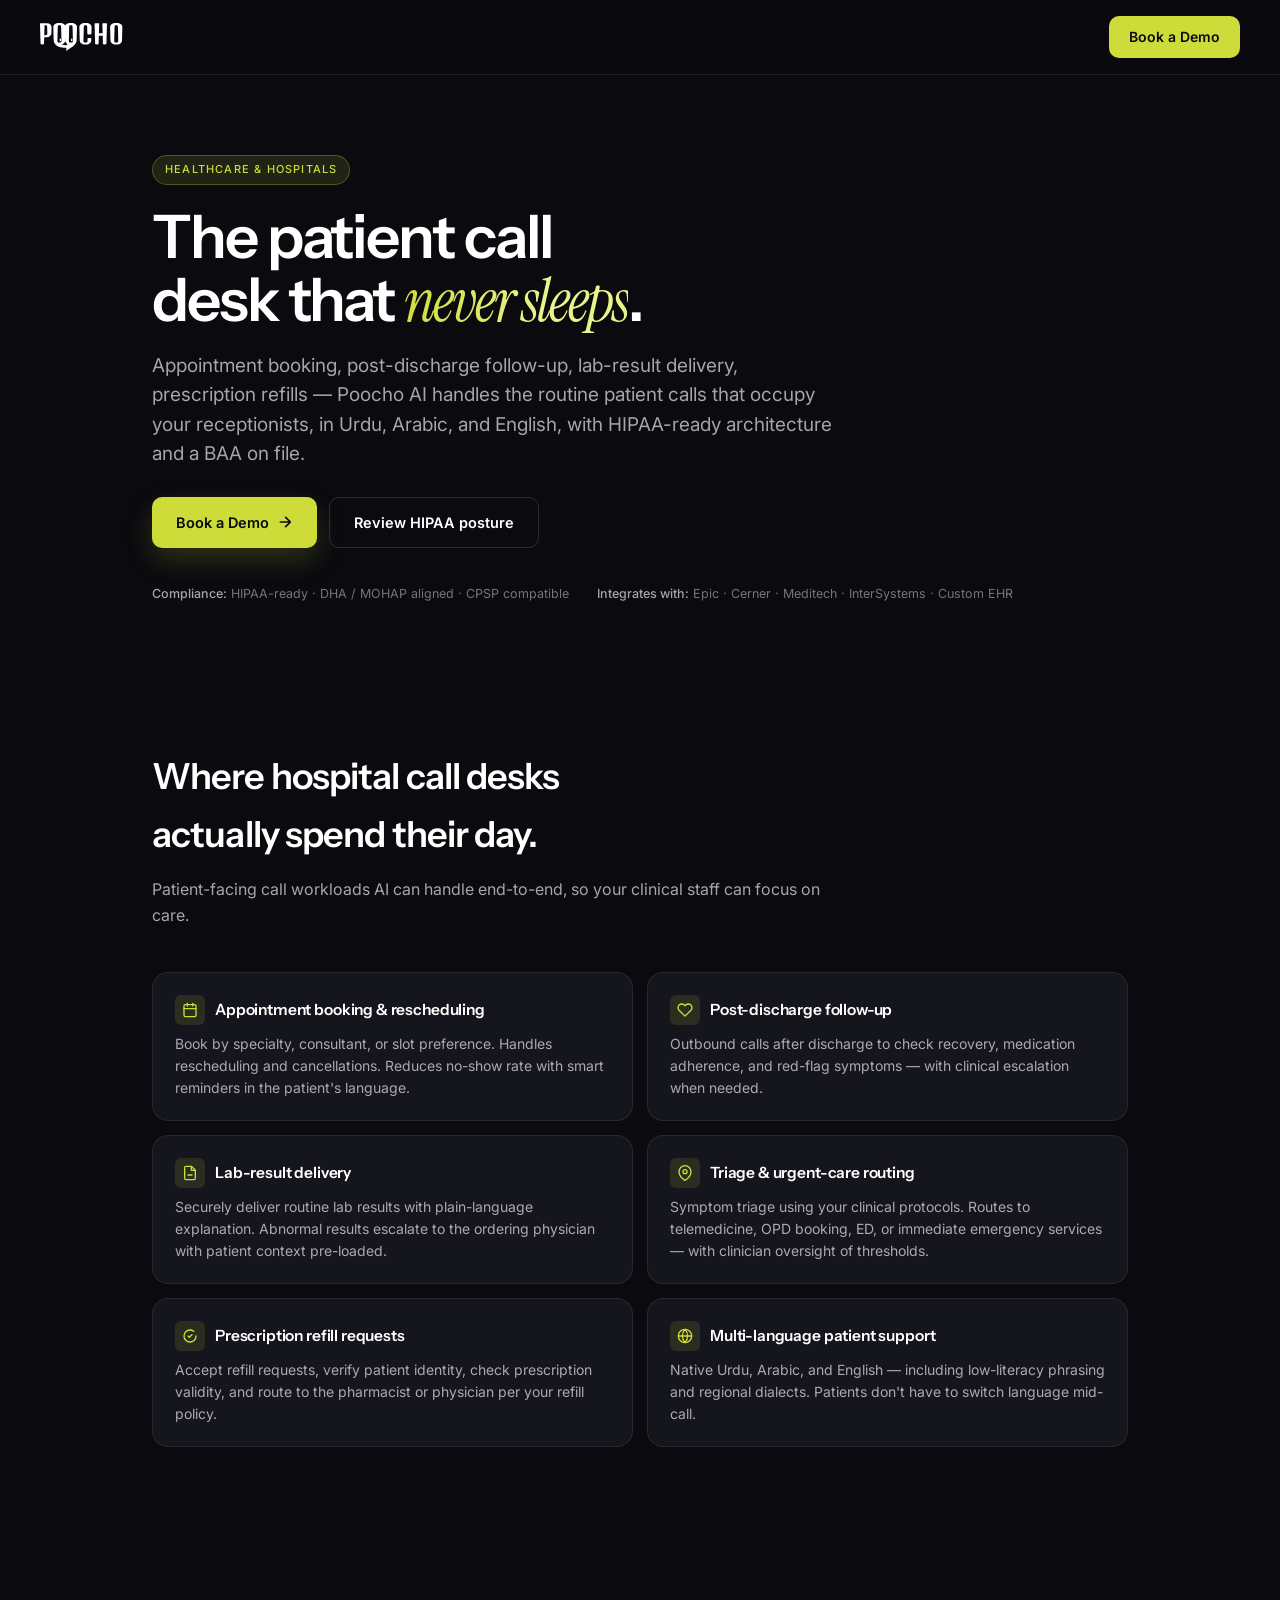
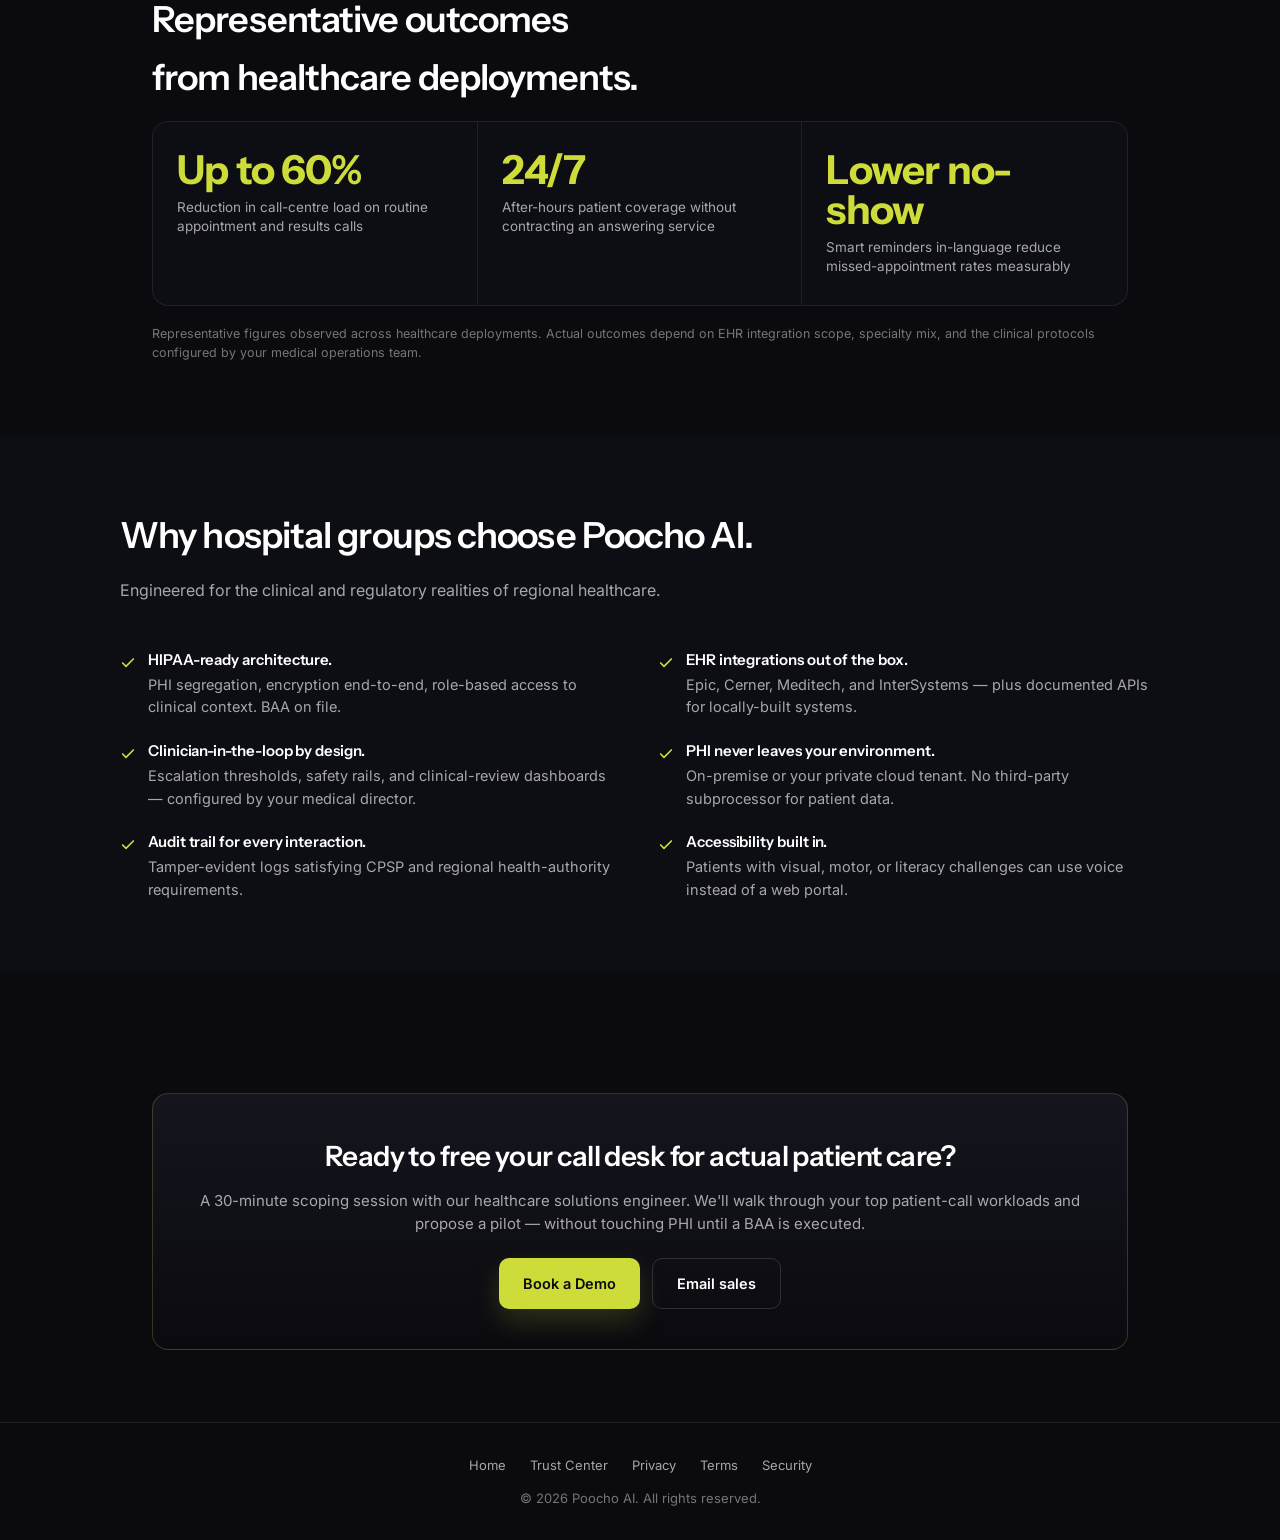
<file: healthcare.html>
<!DOCTYPE html>
<html lang="en">
<head>
    <meta charset="UTF-8">
    <meta name="viewport" content="width=device-width, initial-scale=1.0">
    <title>Voice AI for Healthcare &amp; Hospitals — Poocho AI</title>
    <meta name="description" content="Appointment booking, patient follow-ups, lab-result delivery, and triage — with HIPAA-ready architecture, native Urdu &amp; Arabic handling, and on-premise deployment options.">
    <meta name="robots" content="index, follow">
    <link rel="canonical" href="https://poochoai.com/healthcare.html">
    <link rel="icon" href="logo-light.svg" type="image/svg+xml">
    <link rel="preconnect" href="https://fonts.googleapis.com">
    <link rel="preconnect" href="https://fonts.gstatic.com" crossorigin>
    <link href="https://fonts.googleapis.com/css2?family=Inter:wght@400;500;600;700&family=Instrument+Sans:wght@400;500;600;700&family=Instrument+Serif:ital@1&display=swap" rel="stylesheet">
    <link rel="stylesheet" href="industry.css">
</head>
<body>
    <nav class="ind-nav">
        <a href="index.html" aria-label="Poocho AI home"><img src="logo-light.svg" alt="Poocho AI"></a>
        <a href="index.html#final-cta" class="ind-nav-cta">Book a Demo</a>
    </nav>

    <section class="ind-hero">
        <div class="eyebrow">Healthcare &amp; Hospitals</div>
        <h1>The patient call desk that <em>never sleeps</em>.</h1>
        <p>Appointment booking, post-discharge follow-up, lab-result delivery, prescription refills — Poocho AI handles the routine patient calls that occupy your receptionists, in Urdu, Arabic, and English, with HIPAA-ready architecture and a BAA on file.</p>
        <div class="ind-hero-ctas">
            <a href="index.html#final-cta" class="ind-btn-primary">Book a Demo
                <svg width="16" height="16" viewBox="0 0 24 24" fill="none" stroke="currentColor" stroke-width="2.5" stroke-linecap="round" stroke-linejoin="round"><path d="M5 12h14M13 5l7 7-7 7"/></svg>
            </a>
            <a href="trust.html" class="ind-btn-secondary">Review HIPAA posture</a>
        </div>
        <div class="ind-hero-trust">
            <span><strong>Compliance:</strong> HIPAA-ready · DHA / MOHAP aligned · CPSP compatible</span>
            <span><strong>Integrates with:</strong> Epic · Cerner · Meditech · InterSystems · Custom EHR</span>
        </div>
    </section>

    <section class="ind-section">
        <h2 class="ind-section-title">Where hospital call desks actually spend their day.</h2>
        <p class="ind-section-sub">Patient-facing call workloads AI can handle end-to-end, so your clinical staff can focus on care.</p>
        <div class="ind-pains">
            <div class="ind-pain">
                <div class="ind-pain-head">
                    <div class="ind-pain-icon"><svg viewBox="0 0 24 24" fill="none" stroke="currentColor" stroke-width="2" stroke-linecap="round" stroke-linejoin="round"><rect x="3" y="4" width="18" height="18" rx="2" ry="2"/><line x1="16" y1="2" x2="16" y2="6"/><line x1="8" y1="2" x2="8" y2="6"/><line x1="3" y1="10" x2="21" y2="10"/></svg></div>
                    <h3>Appointment booking &amp; rescheduling</h3>
                </div>
                <p>Book by specialty, consultant, or slot preference. Handles rescheduling and cancellations. Reduces no-show rate with smart reminders in the patient's language.</p>
            </div>
            <div class="ind-pain">
                <div class="ind-pain-head">
                    <div class="ind-pain-icon"><svg viewBox="0 0 24 24" fill="none" stroke="currentColor" stroke-width="2" stroke-linecap="round" stroke-linejoin="round"><path d="M20.84 4.61a5.5 5.5 0 0 0-7.78 0L12 5.67l-1.06-1.06a5.5 5.5 0 0 0-7.78 7.78l1.06 1.06L12 21.23l7.78-7.78 1.06-1.06a5.5 5.5 0 0 0 0-7.78z"/></svg></div>
                    <h3>Post-discharge follow-up</h3>
                </div>
                <p>Outbound calls after discharge to check recovery, medication adherence, and red-flag symptoms — with clinical escalation when needed.</p>
            </div>
            <div class="ind-pain">
                <div class="ind-pain-head">
                    <div class="ind-pain-icon"><svg viewBox="0 0 24 24" fill="none" stroke="currentColor" stroke-width="2" stroke-linecap="round" stroke-linejoin="round"><path d="M14 2H6a2 2 0 0 0-2 2v16a2 2 0 0 0 2 2h12a2 2 0 0 0 2-2V8z"/><polyline points="14 2 14 8 20 8"/><line x1="9" y1="15" x2="15" y2="15"/></svg></div>
                    <h3>Lab-result delivery</h3>
                </div>
                <p>Securely deliver routine lab results with plain-language explanation. Abnormal results escalate to the ordering physician with patient context pre-loaded.</p>
            </div>
            <div class="ind-pain">
                <div class="ind-pain-head">
                    <div class="ind-pain-icon"><svg viewBox="0 0 24 24" fill="none" stroke="currentColor" stroke-width="2" stroke-linecap="round" stroke-linejoin="round"><path d="M21 10c0 7-9 13-9 13s-9-6-9-13a9 9 0 0 1 18 0z"/><circle cx="12" cy="10" r="3"/></svg></div>
                    <h3>Triage &amp; urgent-care routing</h3>
                </div>
                <p>Symptom triage using your clinical protocols. Routes to telemedicine, OPD booking, ED, or immediate emergency services — with clinician oversight of thresholds.</p>
            </div>
            <div class="ind-pain">
                <div class="ind-pain-head">
                    <div class="ind-pain-icon"><svg viewBox="0 0 24 24" fill="none" stroke="currentColor" stroke-width="2" stroke-linecap="round" stroke-linejoin="round"><path d="M9 12l2 2 4-4M21 12c0 4.97-4.03 9-9 9s-9-4.03-9-9 4.03-9 9-9c2.12 0 4.07.73 5.62 1.95"/></svg></div>
                    <h3>Prescription refill requests</h3>
                </div>
                <p>Accept refill requests, verify patient identity, check prescription validity, and route to the pharmacist or physician per your refill policy.</p>
            </div>
            <div class="ind-pain">
                <div class="ind-pain-head">
                    <div class="ind-pain-icon"><svg viewBox="0 0 24 24" fill="none" stroke="currentColor" stroke-width="2" stroke-linecap="round" stroke-linejoin="round"><circle cx="12" cy="12" r="10"/><line x1="2" y1="12" x2="22" y2="12"/><path d="M12 2a15.3 15.3 0 0 1 4 10 15.3 15.3 0 0 1-4 10 15.3 15.3 0 0 1-4-10 15.3 15.3 0 0 1 4-10z"/></svg></div>
                    <h3>Multi-language patient support</h3>
                </div>
                <p>Native Urdu, Arabic, and English — including low-literacy phrasing and regional dialects. Patients don't have to switch language mid-call.</p>
            </div>
        </div>
    </section>

    <section class="ind-section">
        <h2 class="ind-section-title">Representative outcomes from healthcare deployments.</h2>
        <div class="ind-outcomes">
            <div class="ind-outcome">
                <div class="ind-outcome-n">Up to 60%</div>
                <div class="ind-outcome-l">Reduction in call-centre load on routine appointment and results calls</div>
            </div>
            <div class="ind-outcome">
                <div class="ind-outcome-n">24/7</div>
                <div class="ind-outcome-l">After-hours patient coverage without contracting an answering service</div>
            </div>
            <div class="ind-outcome">
                <div class="ind-outcome-n">Lower no-show</div>
                <div class="ind-outcome-l">Smart reminders in-language reduce missed-appointment rates measurably</div>
            </div>
        </div>
        <p class="ind-outcomes-note">Representative figures observed across healthcare deployments. Actual outcomes depend on EHR integration scope, specialty mix, and the clinical protocols configured by your medical operations team.</p>
    </section>

    <section class="ind-section" style="background: var(--surface-alt); max-width: 100%; padding-left: 32px; padding-right: 32px;">
        <div style="max-width: 1040px; margin: 0 auto;">
            <h2 class="ind-section-title">Why hospital groups choose Poocho AI.</h2>
            <p class="ind-section-sub">Engineered for the clinical and regulatory realities of regional healthcare.</p>
            <ul class="ind-solution-list">
                <li><strong>HIPAA-ready architecture.</strong> PHI segregation, encryption end-to-end, role-based access to clinical context. BAA on file.</li>
                <li><strong>EHR integrations out of the box.</strong> Epic, Cerner, Meditech, and InterSystems — plus documented APIs for locally-built systems.</li>
                <li><strong>Clinician-in-the-loop by design.</strong> Escalation thresholds, safety rails, and clinical-review dashboards — configured by your medical director.</li>
                <li><strong>PHI never leaves your environment.</strong> On-premise or your private cloud tenant. No third-party subprocessor for patient data.</li>
                <li><strong>Audit trail for every interaction.</strong> Tamper-evident logs satisfying CPSP and regional health-authority requirements.</li>
                <li><strong>Accessibility built in.</strong> Patients with visual, motor, or literacy challenges can use voice instead of a web portal.</li>
            </ul>
        </div>
    </section>

    <section class="ind-section">
        <div class="ind-final">
            <h2>Ready to free your call desk for actual patient care?</h2>
            <p>A 30-minute scoping session with our healthcare solutions engineer. We'll walk through your top patient-call workloads and propose a pilot — without touching PHI until a BAA is executed.</p>
            <div class="ind-final-ctas">
                <a href="index.html#final-cta" class="ind-btn-primary">Book a Demo</a>
                <a href="mailto:hello@poochoai.com?subject=Healthcare%20deployment%20inquiry" class="ind-btn-secondary">Email sales</a>
            </div>
        </div>
    </section>

    <footer class="ind-footer">
        <a href="index.html">Home</a>
        <a href="trust.html">Trust Center</a>
        <a href="privacy.html">Privacy</a>
        <a href="terms.html">Terms</a>
        <a href="security.html">Security</a>
        <div style="margin-top: 12px;">© <span id="copyright-year">2026</span> Poocho AI. All rights reserved.</div>
    </footer>
<script>(function(){var e=document.getElementById("copyright-year");if(e)e.textContent=new Date().getFullYear()})();</script></body>
</html>
</file>
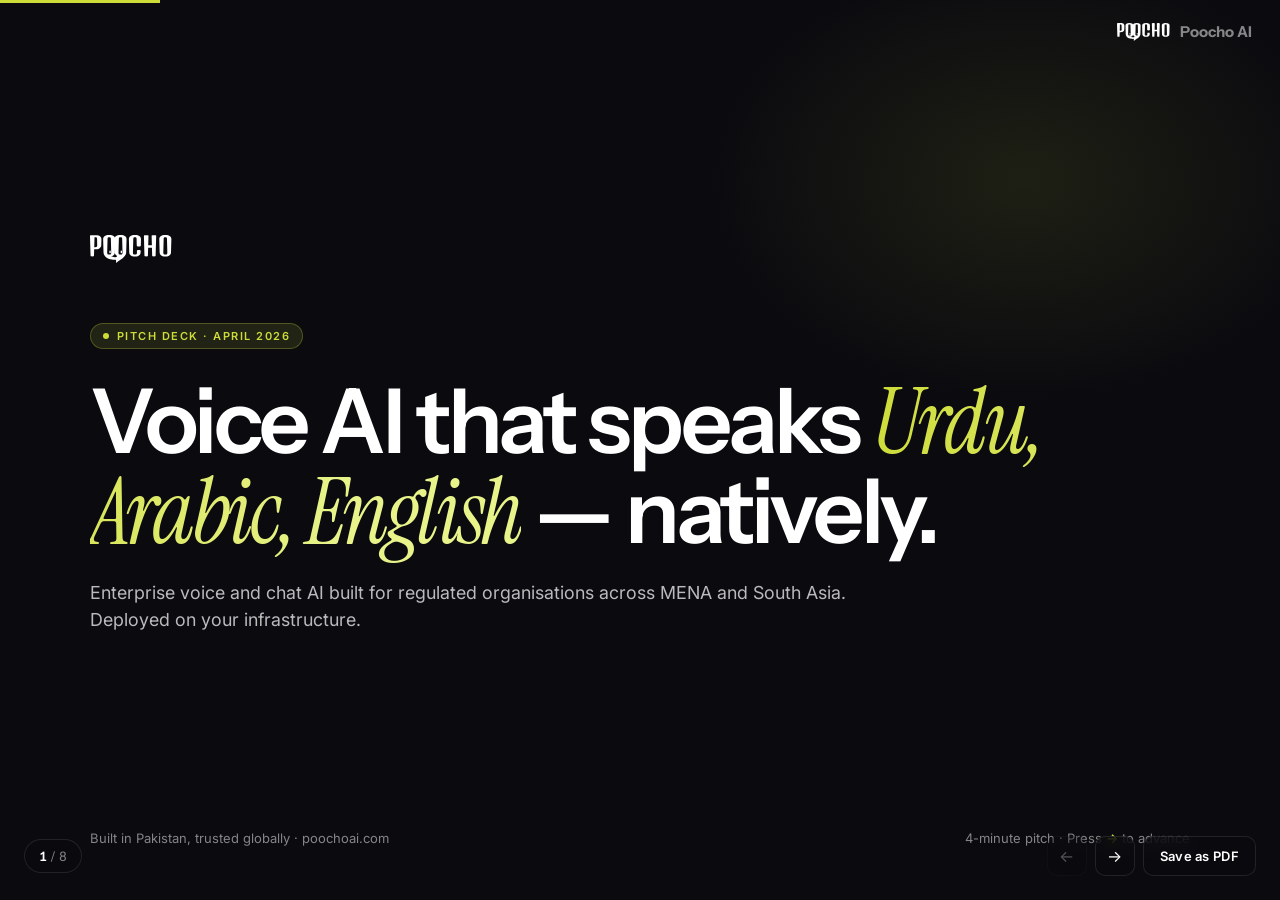
<file: pitchdeck.html>
<!DOCTYPE html>
<html lang="en">
<head>
    <meta charset="UTF-8">
    <meta name="viewport" content="width=device-width, initial-scale=1.0">
    <title>Poocho AI — Pitch Deck</title>
    <meta name="description" content="Poocho AI investor / sales pitch deck. Voice and chat AI for Urdu, Arabic, and English — deployed on your infrastructure.">
    <meta name="robots" content="noindex">
    <link rel="canonical" href="https://poochoai.com/pitchdeck.html">
    <link rel="icon" href="logo-light.svg" type="image/svg+xml">
    <link rel="preconnect" href="https://fonts.googleapis.com">
    <link rel="preconnect" href="https://fonts.gstatic.com" crossorigin>
    <link href="https://fonts.googleapis.com/css2?family=Inter:wght@400;500;600;700&family=Instrument+Sans:wght@400;500;600;700&family=Instrument+Serif:ital@1&display=swap" rel="stylesheet">
    <style>
        :root {
            --base: #0A0A0F;
            --surface: #12121A;
            --surface-card: #15151E;
            --surface-elevated: #1A1A26;
            --border: rgba(255, 255, 255, 0.10);
            --border-strong: rgba(255, 255, 255, 0.18);
            --text-primary: #FFFFFF;
            --text-secondary: rgba(255, 255, 255, 0.72);
            --text-tertiary: rgba(255, 255, 255, 0.50);
            --accent: #CDDC39;
            --accent-soft: #E8F38A;
            --accent-dim: rgba(205, 220, 57, 0.12);
            --danger: #FF7961;
            --font-body: 'Inter', system-ui, -apple-system, sans-serif;
            --font-display: 'Instrument Sans', 'Inter', system-ui, sans-serif;
            --font-serif: 'Instrument Serif', Georgia, serif;
        }
        * { margin: 0; padding: 0; box-sizing: border-box; }

        html, body {
            background: var(--base);
            color: var(--text-primary);
            font-family: var(--font-body);
            overflow: hidden;
            height: 100%;
        }
        body { -webkit-font-smoothing: antialiased; -moz-osx-font-smoothing: grayscale; }

        /* DECK CONTAINER */
        .deck {
            width: 100vw;
            height: 100vh;
            position: relative;
            overflow: hidden;
        }

        /* Each slide */
        .slide {
            position: absolute;
            inset: 0;
            display: flex;
            flex-direction: column;
            justify-content: center;
            padding: 6vh 7vw;
            opacity: 0;
            pointer-events: none;
            transition: opacity 0.45s ease, transform 0.45s ease;
            transform: translateX(40px);
        }
        .slide.active {
            opacity: 1;
            pointer-events: auto;
            transform: translateX(0);
        }
        .slide.prev { transform: translateX(-40px); }

        /* Subtle background glow per slide */
        .slide::before {
            content: '';
            position: absolute;
            top: -10%; right: -10%;
            width: 60%; height: 60%;
            background: radial-gradient(ellipse at center, rgba(205,220,57,0.10) 0%, transparent 60%);
            pointer-events: none;
            z-index: 0;
        }
        .slide > * { position: relative; z-index: 1; }

        /* TYPOGRAPHY */
        .eyebrow {
            display: inline-flex;
            align-items: center;
            gap: 8px;
            padding: 5px 12px;
            background: var(--accent-dim);
            border: 1px solid rgba(205,220,57,0.28);
            border-radius: 999px;
            color: var(--accent);
            font-size: 11px;
            font-weight: 600;
            letter-spacing: 1.5px;
            text-transform: uppercase;
            margin-bottom: 28px;
            width: fit-content;
        }
        .eyebrow::before {
            content: '';
            width: 6px; height: 6px; border-radius: 50%;
            background: var(--accent);
        }

        h1.deck-title {
            font-family: var(--font-display);
            font-size: clamp(48px, 7vw, 92px);
            font-weight: 600;
            letter-spacing: -0.04em;
            line-height: 0.98;
            margin-bottom: 22px;
            max-width: 1100px;
        }
        h1.deck-title em {
            font-family: var(--font-serif);
            font-style: italic;
            font-weight: 400;
            background: linear-gradient(95deg, var(--accent) 0%, var(--accent-soft) 70%);
            -webkit-background-clip: text;
            background-clip: text;
            -webkit-text-fill-color: transparent;
        }
        h2.deck-h {
            font-family: var(--font-display);
            font-size: clamp(36px, 5vw, 64px);
            font-weight: 600;
            letter-spacing: -0.03em;
            line-height: 1.05;
            margin-bottom: 18px;
            max-width: 1000px;
        }
        h2.deck-h em {
            font-family: var(--font-serif);
            font-style: italic;
            font-weight: 400;
            background: linear-gradient(95deg, var(--accent) 0%, var(--accent-soft) 70%);
            -webkit-background-clip: text;
            background-clip: text;
            -webkit-text-fill-color: transparent;
        }

        .deck-sub {
            font-size: clamp(16px, 1.4vw, 20px);
            color: var(--text-secondary);
            line-height: 1.55;
            max-width: 800px;
            margin-bottom: 32px;
        }

        /* COVER SLIDE */
        .cover-logo {
            font-family: var(--font-display);
            font-weight: 700;
            font-size: 22px;
            letter-spacing: -0.02em;
            margin-bottom: 60px;
        }
        .cover-logo img { height: 28px; vertical-align: middle; }
        .cover-meta {
            position: absolute;
            bottom: 6vh;
            left: 7vw;
            right: 7vw;
            display: flex;
            justify-content: space-between;
            align-items: flex-end;
            font-size: 13px;
            color: var(--text-tertiary);
        }

        /* STAT GRID */
        .stat-row {
            display: grid;
            grid-template-columns: repeat(4, 1fr);
            gap: 24px;
            margin-top: 32px;
            max-width: 1200px;
        }
        .stat-card {
            background: var(--surface-card);
            border: 1px solid var(--border);
            border-radius: 14px;
            padding: 24px 26px;
        }
        .stat-card.accent {
            background: linear-gradient(180deg, rgba(205,220,57,0.10) 0%, var(--surface-card) 80%);
            border-color: rgba(205,220,57,0.35);
        }
        .stat-n {
            font-family: var(--font-display);
            font-size: clamp(36px, 4vw, 52px);
            font-weight: 700;
            letter-spacing: -0.02em;
            line-height: 1;
            color: var(--text-primary);
            margin-bottom: 8px;
        }
        .stat-card.accent .stat-n { color: var(--accent); }
        .stat-l {
            font-size: 13px;
            color: var(--text-secondary);
            line-height: 1.4;
        }

        /* TWO-COLUMN LAYOUT */
        .two-col {
            display: grid;
            grid-template-columns: 1fr 1fr;
            gap: 48px;
            align-items: center;
            max-width: 1300px;
        }
        .two-col-text h3 {
            font-family: var(--font-display);
            font-size: 11px;
            font-weight: 600;
            color: var(--accent);
            text-transform: uppercase;
            letter-spacing: 1.8px;
            margin-bottom: 14px;
        }
        .two-col-text ul { list-style: none; }
        .two-col-text ul li {
            font-size: 15px;
            color: var(--text-secondary);
            line-height: 1.55;
            padding-left: 20px;
            position: relative;
            margin-bottom: 12px;
        }
        .two-col-text ul li::before {
            content: '';
            position: absolute;
            top: 9px;
            left: 0;
            width: 6px; height: 6px;
            border-radius: 50%;
            background: var(--accent);
        }
        .two-col-text ul li strong { color: var(--text-primary); font-weight: 600; }

        /* ARCHITECTURE FLOW */
        .arch-flow {
            display: grid;
            grid-template-columns: 1fr auto 1.1fr auto 1fr;
            align-items: stretch;
            gap: 18px;
            max-width: 1200px;
            margin-top: 24px;
        }
        .arch-node {
            background: var(--surface-card);
            border: 1px solid var(--border);
            border-radius: 14px;
            padding: 22px 22px;
        }
        .arch-node.center {
            background: linear-gradient(180deg, rgba(205,220,57,0.10) 0%, var(--surface-card) 75%);
            border-color: rgba(205,220,57,0.4);
            text-align: center;
            display: flex;
            flex-direction: column;
            justify-content: center;
        }
        .arch-label {
            font-size: 10px;
            color: var(--text-tertiary);
            text-transform: uppercase;
            letter-spacing: 1.4px;
            font-weight: 600;
            margin-bottom: 10px;
        }
        .arch-node.center .arch-label { color: var(--accent); }
        .arch-title {
            font-family: var(--font-display);
            font-size: 18px;
            font-weight: 600;
            margin-bottom: 6px;
            color: var(--text-primary);
        }
        .arch-node.center .arch-title { font-size: 24px; letter-spacing: -0.01em; }
        .arch-list {
            list-style: none;
            display: flex;
            flex-direction: column;
            gap: 6px;
            font-size: 13px;
            color: var(--text-secondary);
        }
        .arch-arrow {
            display: flex;
            align-items: center;
            justify-content: center;
            color: var(--accent);
            opacity: 0.6;
        }

        /* PRICING ROW */
        .pricing-row {
            display: grid;
            grid-template-columns: repeat(3, 1fr);
            gap: 16px;
            max-width: 1100px;
        }
        .pricing-tier {
            background: var(--surface-card);
            border: 1px solid var(--border);
            border-radius: 12px;
            padding: 22px 24px;
        }
        .pricing-tier.featured {
            background: linear-gradient(180deg, rgba(205,220,57,0.08) 0%, var(--surface-card) 70%);
            border-color: rgba(205,220,57,0.4);
        }
        .pricing-name {
            font-size: 11px;
            font-weight: 600;
            color: var(--text-tertiary);
            text-transform: uppercase;
            letter-spacing: 1px;
            margin-bottom: 6px;
        }
        .pricing-price {
            font-family: var(--font-display);
            font-size: 28px;
            font-weight: 700;
            color: var(--text-primary);
            margin-bottom: 8px;
        }
        .pricing-price small { font-size: 14px; color: var(--text-tertiary); font-weight: 400; }
        .pricing-tier p { font-size: 13px; color: var(--text-secondary); line-height: 1.45; }

        /* CHIPS for verticals */
        .chip-row {
            display: flex;
            flex-wrap: wrap;
            gap: 10px;
            margin-top: 18px;
        }
        .chip {
            padding: 9px 18px;
            background: var(--surface-card);
            border: 1px solid var(--border);
            border-radius: 999px;
            font-size: 13.5px;
            color: var(--text-primary);
            font-weight: 500;
        }

        /* FINAL CTA */
        .final-cta {
            background: linear-gradient(180deg, rgba(205,220,57,0.06) 0%, var(--surface-card) 100%);
            border: 1px solid rgba(205,220,57,0.28);
            border-radius: 18px;
            padding: 48px 56px;
            max-width: 900px;
        }
        .final-cta h2 {
            font-family: var(--font-display);
            font-size: clamp(32px, 4vw, 48px);
            font-weight: 600;
            letter-spacing: -0.03em;
            line-height: 1.1;
            margin-bottom: 16px;
        }
        .final-cta p { font-size: 17px; color: var(--text-secondary); margin-bottom: 28px; line-height: 1.55; max-width: 620px; }
        .final-cta-row {
            display: flex;
            gap: 14px;
            align-items: center;
            flex-wrap: wrap;
        }
        .btn-lime {
            background: var(--accent);
            color: #0A0A0F;
            padding: 14px 24px;
            border-radius: 10px;
            font-weight: 600;
            font-size: 15px;
            text-decoration: none;
            display: inline-flex;
            align-items: center;
            gap: 8px;
            transition: background 0.2s ease;
        }
        .btn-lime:hover { background: var(--accent-soft); }
        .btn-ghost {
            background: transparent;
            border: 1px solid var(--border-strong);
            color: var(--text-primary);
            padding: 14px 24px;
            border-radius: 10px;
            font-weight: 600;
            font-size: 15px;
            text-decoration: none;
        }

        /* DECK CHROME (counter, controls) */
        .deck-chrome {
            position: fixed;
            bottom: 24px;
            left: 24px;
            right: 24px;
            display: flex;
            justify-content: space-between;
            align-items: center;
            z-index: 100;
            pointer-events: none;
        }
        .deck-chrome > * { pointer-events: auto; }

        .slide-counter {
            font-family: var(--font-display);
            font-size: 13px;
            color: var(--text-tertiary);
            font-variant-numeric: tabular-nums;
            background: rgba(10,10,15,0.7);
            backdrop-filter: blur(10px);
            padding: 8px 14px;
            border-radius: 999px;
            border: 1px solid var(--border);
        }
        .slide-counter strong { color: var(--text-primary); font-weight: 600; }

        .deck-controls {
            display: flex;
            gap: 8px;
        }
        .deck-controls button {
            background: rgba(10,10,15,0.7);
            backdrop-filter: blur(10px);
            border: 1px solid var(--border);
            color: var(--text-primary);
            width: 40px; height: 40px;
            border-radius: 10px;
            cursor: pointer;
            font-size: 16px;
            font-family: inherit;
            display: flex;
            align-items: center;
            justify-content: center;
            transition: background 0.2s ease, border-color 0.2s ease;
        }
        .deck-controls button:hover { border-color: var(--accent); color: var(--accent); }
        .deck-controls button:disabled { opacity: 0.3; cursor: default; }
        .deck-controls .print-btn {
            width: auto;
            padding: 0 16px;
            font-size: 13px;
            font-weight: 600;
            letter-spacing: 0.3px;
        }

        /* Progress bar at top */
        .deck-progress {
            position: fixed;
            top: 0; left: 0;
            height: 3px;
            background: var(--accent);
            z-index: 100;
            transition: width 0.45s ease;
        }

        /* Top-right brand mark */
        .brand-mark {
            position: fixed;
            top: 22px;
            right: 28px;
            display: flex;
            align-items: center;
            gap: 10px;
            font-family: var(--font-display);
            font-weight: 700;
            font-size: 15px;
            color: var(--text-tertiary);
            z-index: 50;
            pointer-events: none;
        }
        .brand-mark img { height: 18px; }

        /* SVG charts */
        .chart-wrap {
            background: var(--surface-card);
            border: 1px solid var(--border);
            border-radius: 14px;
            padding: 28px 30px;
        }
        .chart-title {
            font-family: var(--font-display);
            font-size: 13px;
            color: var(--text-tertiary);
            text-transform: uppercase;
            letter-spacing: 1.4px;
            font-weight: 600;
            margin-bottom: 14px;
        }
        .chart svg { width: 100%; height: auto; display: block; }

        .legend {
            display: flex;
            gap: 20px;
            margin-top: 16px;
            flex-wrap: wrap;
        }
        .legend-item {
            display: flex;
            align-items: center;
            gap: 8px;
            font-size: 12.5px;
            color: var(--text-secondary);
        }
        .legend-dot {
            width: 10px; height: 10px;
            border-radius: 50%;
            display: inline-block;
        }

        /* Comparison cards (slide 3) */
        .compare-row {
            display: grid;
            grid-template-columns: repeat(3, 1fr);
            gap: 18px;
            max-width: 1200px;
            margin-top: 28px;
        }
        .compare {
            background: var(--surface-card);
            border: 1px solid var(--border);
            border-radius: 14px;
            padding: 24px 24px;
        }
        .compare h4 {
            font-family: var(--font-display);
            font-size: 17px;
            font-weight: 600;
            color: var(--text-primary);
            margin-bottom: 14px;
        }
        .compare ul {
            list-style: none;
            display: flex;
            flex-direction: column;
            gap: 9px;
        }
        .compare ul li {
            font-size: 13.5px;
            color: var(--text-secondary);
            line-height: 1.5;
            padding-left: 22px;
            position: relative;
        }
        .compare ul li::before {
            content: '✗';
            position: absolute;
            left: 0;
            top: -1px;
            color: var(--danger);
            font-weight: 700;
        }
        .compare-tag {
            display: inline-block;
            font-size: 10.5px;
            font-weight: 600;
            color: var(--danger);
            background: rgba(255,121,97,0.10);
            border: 1px solid rgba(255,121,97,0.3);
            padding: 3px 10px;
            border-radius: 999px;
            text-transform: uppercase;
            letter-spacing: 1px;
            margin-bottom: 12px;
        }

        /* PRINT — flatten to multi-page A4 landscape PDF */
        @media print {
            html, body {
                overflow: visible;
                height: auto;
                background: #0A0A0F;
            }
            .deck {
                height: auto;
                width: 100%;
                overflow: visible;
            }
            .slide {
                position: relative;
                inset: auto;
                opacity: 1 !important;
                pointer-events: auto;
                transform: none !important;
                page-break-after: always;
                break-after: page;
                min-height: 100vh;
                padding: 12mm 16mm;
            }
            .slide:last-child { page-break-after: auto; break-after: auto; }
            .deck-chrome, .deck-progress, .brand-mark { display: none !important; }
            @page { size: A4 landscape; margin: 0; }
        }
    </style>
</head>
<body>

<div class="deck-progress" id="progress" style="width: 0%;"></div>
<div class="brand-mark" aria-hidden="true">
    <img src="logo-light.svg" alt="">
    <span>Poocho AI</span>
</div>

<div class="deck" id="deck">

    <!-- ============ SLIDE 1: COVER ============ -->
    <section class="slide active" data-slide="cover">
        <div class="cover-logo"><img src="logo-light.svg" alt="Poocho AI"></div>
        <div class="eyebrow">Pitch Deck · April 2026</div>
        <h1 class="deck-title">Voice AI that speaks <em>Urdu, Arabic, English</em> — natively.</h1>
        <p class="deck-sub">Enterprise voice and chat AI built for regulated organisations across MENA and South Asia. Deployed on your infrastructure.</p>

        <div class="cover-meta">
            <div>Built in Pakistan, trusted globally · poochoai.com</div>
            <div>4-minute pitch · Press <strong style="color: var(--accent);">→</strong> to advance</div>
        </div>
    </section>

    <!-- ============ SLIDE 2: THE PROBLEM (LANDSCAPE) ============ -->
    <section class="slide" data-slide="problem-1">
        <div class="eyebrow">The Problem</div>
        <h2 class="deck-h">Most customer calls in MENA &amp; South Asia <em>aren't in English</em>.</h2>
        <p class="deck-sub">Banks, telcos, governments, and healthcare providers across Pakistan and the GCC handle billions of customer interactions a year — predominantly in Urdu, Arabic, Punjabi, Sindhi, and regional dialects. Today, almost none of them are AI-handled.</p>

        <div class="stat-row" style="grid-template-columns: repeat(3, 1fr);">
            <div class="stat-card accent">
                <div class="stat-n">~70%</div>
                <div class="stat-l">Of contact-centre calls in PK / GCC are in regional languages, not English</div>
            </div>
            <div class="stat-card">
                <div class="stat-n">&lt; 5%</div>
                <div class="stat-l">Of those calls are handled by AI today — vs ~40% in English-speaking markets</div>
            </div>
            <div class="stat-card">
                <div class="stat-n">2&times;</div>
                <div class="stat-l">Average handling time for non-English calls vs English. Customers hang up.</div>
            </div>
        </div>

        <p style="margin-top: 28px; font-size: 12px; color: var(--text-tertiary); max-width: 800px;">Indicative figures based on regional contact-centre operations data and Poocho AI deployment observations. Actual numbers vary by sector.</p>
    </section>

    <!-- ============ SLIDE 3: THE PROBLEM (THREE OPTIONS, NONE WORK) ============ -->
    <section class="slide" data-slide="problem-2">
        <div class="eyebrow">Today's options</div>
        <h2 class="deck-h">Three paths. <em>None work.</em></h2>
        <p class="deck-sub">When a regional bank, government agency, or telco wants to automate customer conversations today, they pick from three options. Each one fails on something they cannot compromise.</p>

        <div class="compare-row">
            <div class="compare">
                <span class="compare-tag">Western AI SaaS</span>
                <h4>Cognigy, Ada, Kore.ai</h4>
                <ul>
                    <li>"Supports" Urdu / Arabic via translation — fails on dialect &amp; code-switching</li>
                    <li>SaaS only — data leaves the country, breaks PDPL / DPL UAE / KSA PDPL</li>
                    <li>Enterprise tier $10k+/mo · 6-month integration cycles</li>
                </ul>
            </div>
            <div class="compare">
                <span class="compare-tag">Local BPO labour</span>
                <h4>Outsourced contact centres</h4>
                <ul>
                    <li>Wage inflation 15-25% YoY in PK / GCC since 2022</li>
                    <li>Cannot scale to peak hour (Eid, Ramadan, monsoon load)</li>
                    <li>No 24/7 coverage in regional languages without 3× headcount</li>
                </ul>
            </div>
            <div class="compare">
                <span class="compare-tag">Build in-house</span>
                <h4>Roll your own AI stack</h4>
                <ul>
                    <li>Native-language ML talent is rare and expensive in the region</li>
                    <li>12-18 months to first production deployment</li>
                    <li>Most projects stall at integration / compliance review</li>
                </ul>
            </div>
        </div>
    </section>

    <!-- ============ SLIDE 4: WHY NOW (TREND CHART) ============ -->
    <section class="slide" data-slide="why-now">
        <div class="eyebrow">Why Now</div>
        <h2 class="deck-h">Three curves crossed in 2024.</h2>
        <p class="deck-sub">Native-language LLMs reached production quality. Regional wages spiked. Customer patience collapsed. The gap that opened up is the company we're building.</p>

        <div class="chart-wrap" style="max-width: 1100px;">
            <div class="chart-title">Indicative trend lines · 2018–2026</div>
            <div class="chart">
                <svg viewBox="0 0 900 320" xmlns="http://www.w3.org/2000/svg" preserveAspectRatio="xMidYMid meet">
                    <!-- Axes -->
                    <line x1="60" y1="280" x2="860" y2="280" stroke="rgba(255,255,255,0.15)" stroke-width="1"/>
                    <line x1="60" y1="40" x2="60" y2="280" stroke="rgba(255,255,255,0.15)" stroke-width="1"/>

                    <!-- X labels -->
                    <text x="60" y="302" fill="rgba(255,255,255,0.4)" font-size="12" font-family="Inter">2018</text>
                    <text x="220" y="302" fill="rgba(255,255,255,0.4)" font-size="12" font-family="Inter">2020</text>
                    <text x="380" y="302" fill="rgba(255,255,255,0.4)" font-size="12" font-family="Inter">2022</text>
                    <text x="540" y="302" fill="rgba(255,255,255,0.4)" font-size="12" font-family="Inter">2024</text>
                    <text x="700" y="302" fill="rgba(255,255,255,0.4)" font-size="12" font-family="Inter">2026</text>

                    <!-- Inflection band -->
                    <rect x="540" y="40" width="60" height="240" fill="rgba(205,220,57,0.06)"/>
                    <text x="570" y="58" fill="var(--accent)" font-size="11" font-family="Inter" font-weight="600" text-anchor="middle">2024</text>
                    <text x="570" y="72" fill="var(--accent)" font-size="10" font-family="Inter" text-anchor="middle">crossover</text>

                    <!-- Native-LLM quality (rising sharply) -->
                    <path d="M 60 250 Q 200 245 300 230 Q 420 210 540 130 Q 680 50 860 30"
                          stroke="#CDDC39" stroke-width="3" fill="none" stroke-linecap="round"/>
                    <circle cx="860" cy="30" r="5" fill="#CDDC39"/>

                    <!-- Agent wage cost (rising) -->
                    <path d="M 60 220 Q 200 215 300 200 Q 420 175 540 140 Q 680 110 860 80"
                          stroke="#FF7961" stroke-width="3" fill="none" stroke-linecap="round" stroke-dasharray="6 4"/>
                    <circle cx="860" cy="80" r="5" fill="#FF7961"/>

                    <!-- Customer patience (falling) -->
                    <path d="M 60 80 Q 200 100 300 130 Q 420 170 540 200 Q 680 230 860 250"
                          stroke="#8BC34A" stroke-width="3" fill="none" stroke-linecap="round" stroke-dasharray="2 5"/>
                    <circle cx="860" cy="250" r="5" fill="#8BC34A"/>

                    <!-- Labels at end of lines -->
                    <text x="700" y="20" fill="#CDDC39" font-size="13" font-family="Inter" font-weight="600">Native-LLM quality ↑</text>
                    <text x="700" y="100" fill="#FF7961" font-size="13" font-family="Inter" font-weight="500">Regional wages ↑</text>
                    <text x="700" y="240" fill="#8BC34A" font-size="13" font-family="Inter" font-weight="500">Customer patience ↓</text>
                </svg>
            </div>
            <div class="legend">
                <div class="legend-item"><span class="legend-dot" style="background:#CDDC39;"></span>AI quality for Urdu / Arabic crossed production threshold</div>
                <div class="legend-item"><span class="legend-dot" style="background:#FF7961;"></span>Contact-centre wages compounding 15–25% YoY</div>
                <div class="legend-item"><span class="legend-dot" style="background:#8BC34A;"></span>Customer NPS for slow service falling sharply</div>
            </div>
        </div>
    </section>

    <!-- ============ SLIDE 5: THE SOLUTION (ARCHITECTURE) ============ -->
    <section class="slide" data-slide="solution">
        <div class="eyebrow">The Solution</div>
        <h2 class="deck-h">One AI brain. <em>Trained natively.</em> Deployed where your regulator says it can.</h2>
        <p class="deck-sub">Custom TTS, ASR, and LLMs built for Urdu, Arabic, and English — including regional dialects. One AI handles voice, WhatsApp, and chat across every customer-facing channel. The whole stack runs inside your infrastructure.</p>

        <div class="arch-flow">
            <div class="arch-node">
                <div class="arch-label">Your customer</div>
                <div class="arch-title" style="font-size: 16px; margin-bottom: 12px;">Speaks naturally</div>
                <ul class="arch-list">
                    <li>📞 Voice (in their language)</li>
                    <li>💬 WhatsApp / web chat</li>
                    <li>📱 SMS / IVR</li>
                </ul>
            </div>
            <div class="arch-arrow">
                <svg width="32" height="14" viewBox="0 0 32 14" fill="none"><path d="M0 7h28M22 1l6 6-6 6" stroke="currentColor" stroke-width="2" stroke-linecap="round" stroke-linejoin="round"/></svg>
            </div>
            <div class="arch-node center">
                <div class="arch-label">Your infrastructure</div>
                <div class="arch-title">Poocho AI</div>
                <div style="font-size: 13px; color: var(--text-secondary); line-height: 1.5; margin-bottom: 10px;">Custom TTS · ASR · LLMs<br>Trained natively · Urdu · Arabic · English</div>
                <div style="display: flex; gap: 6px; justify-content: center; flex-wrap: wrap;">
                    <span style="font-size: 11px; padding: 3px 9px; background: var(--surface-elevated); border: 1px solid var(--border); border-radius: 6px;">On-prem</span>
                    <span style="font-size: 11px; padding: 3px 9px; background: var(--surface-elevated); border: 1px solid var(--border); border-radius: 6px;">Private cloud</span>
                    <span style="font-size: 11px; padding: 3px 9px; background: var(--surface-elevated); border: 1px solid var(--border); border-radius: 6px;">Air-gapped</span>
                </div>
            </div>
            <div class="arch-arrow">
                <svg width="32" height="14" viewBox="0 0 32 14" fill="none"><path d="M0 7h28M22 1l6 6-6 6" stroke="currentColor" stroke-width="2" stroke-linecap="round" stroke-linejoin="round"/></svg>
            </div>
            <div class="arch-node">
                <div class="arch-label">Your stack</div>
                <div class="arch-title" style="font-size: 16px; margin-bottom: 12px;">Already integrated</div>
                <ul class="arch-list">
                    <li>🏦 Core banking · CRM</li>
                    <li>📞 Telephony · PBX</li>
                    <li>📊 Ticketing · Analytics</li>
                </ul>
            </div>
        </div>

        <p style="margin-top: 24px; font-size: 13.5px; color: var(--text-tertiary); max-width: 900px;">No customer data leaves your environment. Compliant with PDPL (PK), DPL (UAE), KSA PDPL, GDPR, HIPAA-ready architecture.</p>
    </section>

    <!-- ============ SLIDE 6: PRODUCT — KEY METRICS ============ -->
    <section class="slide" data-slide="product">
        <div class="eyebrow">The Product</div>
        <h2 class="deck-h">What enterprises see, day one.</h2>
        <p class="deck-sub">Live deployments today serve government helplines, bank fraud-triage lines, telecom support, and hospital appointment desks. The numbers below are observed averages across those deployments.</p>

        <div class="stat-row">
            <div class="stat-card accent">
                <div class="stat-n">48h</div>
                <div class="stat-l">Typical deployment time for a new helpline · vs 6 months for legacy vendors</div>
            </div>
            <div class="stat-card accent">
                <div class="stat-n">10k+</div>
                <div class="stat-l">Concurrent conversations supported per deployment</div>
            </div>
            <div class="stat-card accent">
                <div class="stat-n">~70%</div>
                <div class="stat-l">Reduction in routine call-centre volume after rollout</div>
            </div>
            <div class="stat-card accent">
                <div class="stat-n">&lt; 3s</div>
                <div class="stat-l">Average first-response time across voice and chat</div>
            </div>
        </div>

        <div style="display: grid; grid-template-columns: 1fr 1fr 1fr; gap: 20px; margin-top: 32px; max-width: 1200px;">
            <div>
                <h3 style="font-size: 11px; color: var(--accent); text-transform: uppercase; letter-spacing: 1.4px; font-weight: 600; margin-bottom: 8px; font-family: var(--font-display);">Speaks like a native</h3>
                <p style="font-size: 13.5px; color: var(--text-secondary); line-height: 1.55;">Custom TTS, ASR, LLMs trained on regional speech corpora — not translated. Karachi Urdu, Lahori Urdu, Gulf Arabic, Levantine, Egyptian, Punjabi, Sindhi.</p>
            </div>
            <div>
                <h3 style="font-size: 11px; color: var(--accent); text-transform: uppercase; letter-spacing: 1.4px; font-weight: 600; margin-bottom: 8px; font-family: var(--font-display);">Sees your stack</h3>
                <p style="font-size: 13.5px; color: var(--text-secondary); line-height: 1.55;">Pre-built integrations with Salesforce, MS Dynamics, Finacle, T24, Flexcube, Asterisk, FreeSWITCH, Avaya, Cisco UCM. Custom adapters in days, not quarters.</p>
            </div>
            <div>
                <h3 style="font-size: 11px; color: var(--accent); text-transform: uppercase; letter-spacing: 1.4px; font-weight: 600; margin-bottom: 8px; font-family: var(--font-display);">Stays where you put it</h3>
                <p style="font-size: 13.5px; color: var(--text-secondary); line-height: 1.55;">On-premise, private cloud, or sovereign-cloud (PK · UAE · KSA). No customer data leaves your environment. SOC 2 Type II &amp; ISO 27001 in progress.</p>
            </div>
        </div>
    </section>

    <!-- ============ SLIDE 7: PRICING + VERTICALS ============ -->
    <section class="slide" data-slide="commercial">
        <div class="eyebrow">Commercial Model</div>
        <h2 class="deck-h">Built for your scale, priced for your scope.</h2>
        <p class="deck-sub">Three tiers. Every plan includes native Urdu, Arabic, and English. Volume scales with conversation count, channels, and deployment model.</p>

        <div class="pricing-row">
            <div class="pricing-tier">
                <div class="pricing-name">Professional</div>
                <div class="pricing-price">$1,499<small>/mo</small></div>
                <p>10,000 conversations · 2 channels · cloud-hosted, shared tenant. Email support, 24h SLA.</p>
            </div>
            <div class="pricing-tier featured">
                <div class="pricing-name">Business · Most popular</div>
                <div class="pricing-price">$4,999<small>/mo</small></div>
                <p>50,000 conversations · all channels · private cloud · custom training · CSM · 99% SLA.</p>
            </div>
            <div class="pricing-tier">
                <div class="pricing-name">Enterprise</div>
                <div class="pricing-price">Custom</div>
                <p>Unlimited volume · on-prem / air-gapped / sovereign cloud · dedicated AI &amp; infra engineer · 99.9% SLA.</p>
            </div>
        </div>

        <div style="margin-top: 32px;">
            <h3 style="font-family: var(--font-display); font-size: 11px; color: var(--text-tertiary); text-transform: uppercase; letter-spacing: 1.4px; font-weight: 600; margin-bottom: 14px;">Verticals served today</h3>
            <div class="chip-row">
                <span class="chip">🏦 Banking &amp; finance</span>
                <span class="chip">🏛️ Government</span>
                <span class="chip">📡 Telecom</span>
                <span class="chip">🏥 Healthcare</span>
                <span class="chip">🛒 E-commerce</span>
                <span class="chip">🎓 Education</span>
            </div>
        </div>
    </section>

    <!-- ============ SLIDE 8: THE ASK ============ -->
    <section class="slide" data-slide="cta">
        <div class="eyebrow">The Ask</div>

        <div class="final-cta">
            <h2>Pilot in 48 hours. <em>ROI in 90 days.</em></h2>
            <p>Bring us your highest-volume call type. We'll show you Poocho AI handling it live — in your customer's language, on your infrastructure, with your data — within two business days. If it doesn't move the needle in 90 days, walk away. No retainer.</p>

            <div class="final-cta-row">
                <a class="btn-lime" href="mailto:hello@poochoai.com?subject=Poocho%20AI%20pitch%20deck%20follow-up">
                    Book a 30-min scoping call
                    <svg width="16" height="16" viewBox="0 0 24 24" fill="none" stroke="currentColor" stroke-width="2.5" stroke-linecap="round" stroke-linejoin="round"><path d="M5 12h14M13 5l7 7-7 7"/></svg>
                </a>
                <a class="btn-ghost" href="https://poochoai.com/trust.html">Review trust posture</a>
            </div>

            <div style="margin-top: 32px; padding-top: 24px; border-top: 1px solid var(--border); display: flex; justify-content: space-between; flex-wrap: wrap; gap: 16px;">
                <div style="font-size: 13px; color: var(--text-secondary);">
                    <strong style="color: var(--text-primary);">hello@poochoai.com</strong><br>
                    WhatsApp +92 323 800 2333
                </div>
                <div style="font-size: 13px; color: var(--text-secondary); text-align: right;">
                    <strong style="color: var(--text-primary);">poochoai.com</strong><br>
                    Trust centre: poochoai.com/trust.html
                </div>
            </div>
        </div>
    </section>

</div>

<!-- DECK CHROME -->
<div class="deck-chrome">
    <div class="slide-counter"><strong id="current-slide">1</strong> / <span id="total-slides">8</span></div>
    <div class="deck-controls">
        <button id="prev-btn" type="button" aria-label="Previous slide" title="Previous (←)">←</button>
        <button id="next-btn" type="button" aria-label="Next slide" title="Next (→)">→</button>
        <button class="print-btn" type="button" onclick="window.print()" aria-label="Save as PDF">Save as PDF</button>
    </div>
</div>

<script>
(function () {
    const slides = document.querySelectorAll('.slide');
    const total = slides.length;
    document.getElementById('total-slides').textContent = total;
    let current = 0;

    function go(idx) {
        if (idx < 0 || idx >= total) return;
        slides.forEach((s, i) => {
            s.classList.remove('active', 'prev');
            if (i === idx) s.classList.add('active');
            else if (i < idx) s.classList.add('prev');
        });
        current = idx;
        document.getElementById('current-slide').textContent = idx + 1;
        document.getElementById('progress').style.width = ((idx + 1) / total * 100) + '%';
        document.getElementById('prev-btn').disabled = idx === 0;
        document.getElementById('next-btn').disabled = idx === total - 1;
        // Update URL hash for share-to-slide
        history.replaceState(null, '', '#' + (idx + 1));
    }

    document.getElementById('next-btn').addEventListener('click', () => go(current + 1));
    document.getElementById('prev-btn').addEventListener('click', () => go(current - 1));

    document.addEventListener('keydown', (e) => {
        if (['ArrowRight', 'PageDown', ' '].includes(e.key)) { e.preventDefault(); go(current + 1); }
        else if (['ArrowLeft', 'PageUp'].includes(e.key)) { e.preventDefault(); go(current - 1); }
        else if (e.key === 'Home') { e.preventDefault(); go(0); }
        else if (e.key === 'End') { e.preventDefault(); go(total - 1); }
    });

    // Click-to-advance on right side, click-to-back on left side (gentle hint to non-keyboard users)
    document.addEventListener('click', (e) => {
        // Skip if clicking interactive element
        if (e.target.closest('a, button, input, .deck-chrome')) return;
        const x = e.clientX;
        const w = window.innerWidth;
        if (x > w * 0.6) go(current + 1);
        else if (x < w * 0.4) go(current - 1);
    });

    // Honour deep-link to a specific slide (#3 → slide 3)
    const hash = parseInt((location.hash || '').slice(1), 10);
    if (!isNaN(hash) && hash >= 1 && hash <= total) go(hash - 1);
    else go(0);
})();
</script>

</body>
</html>
</file>
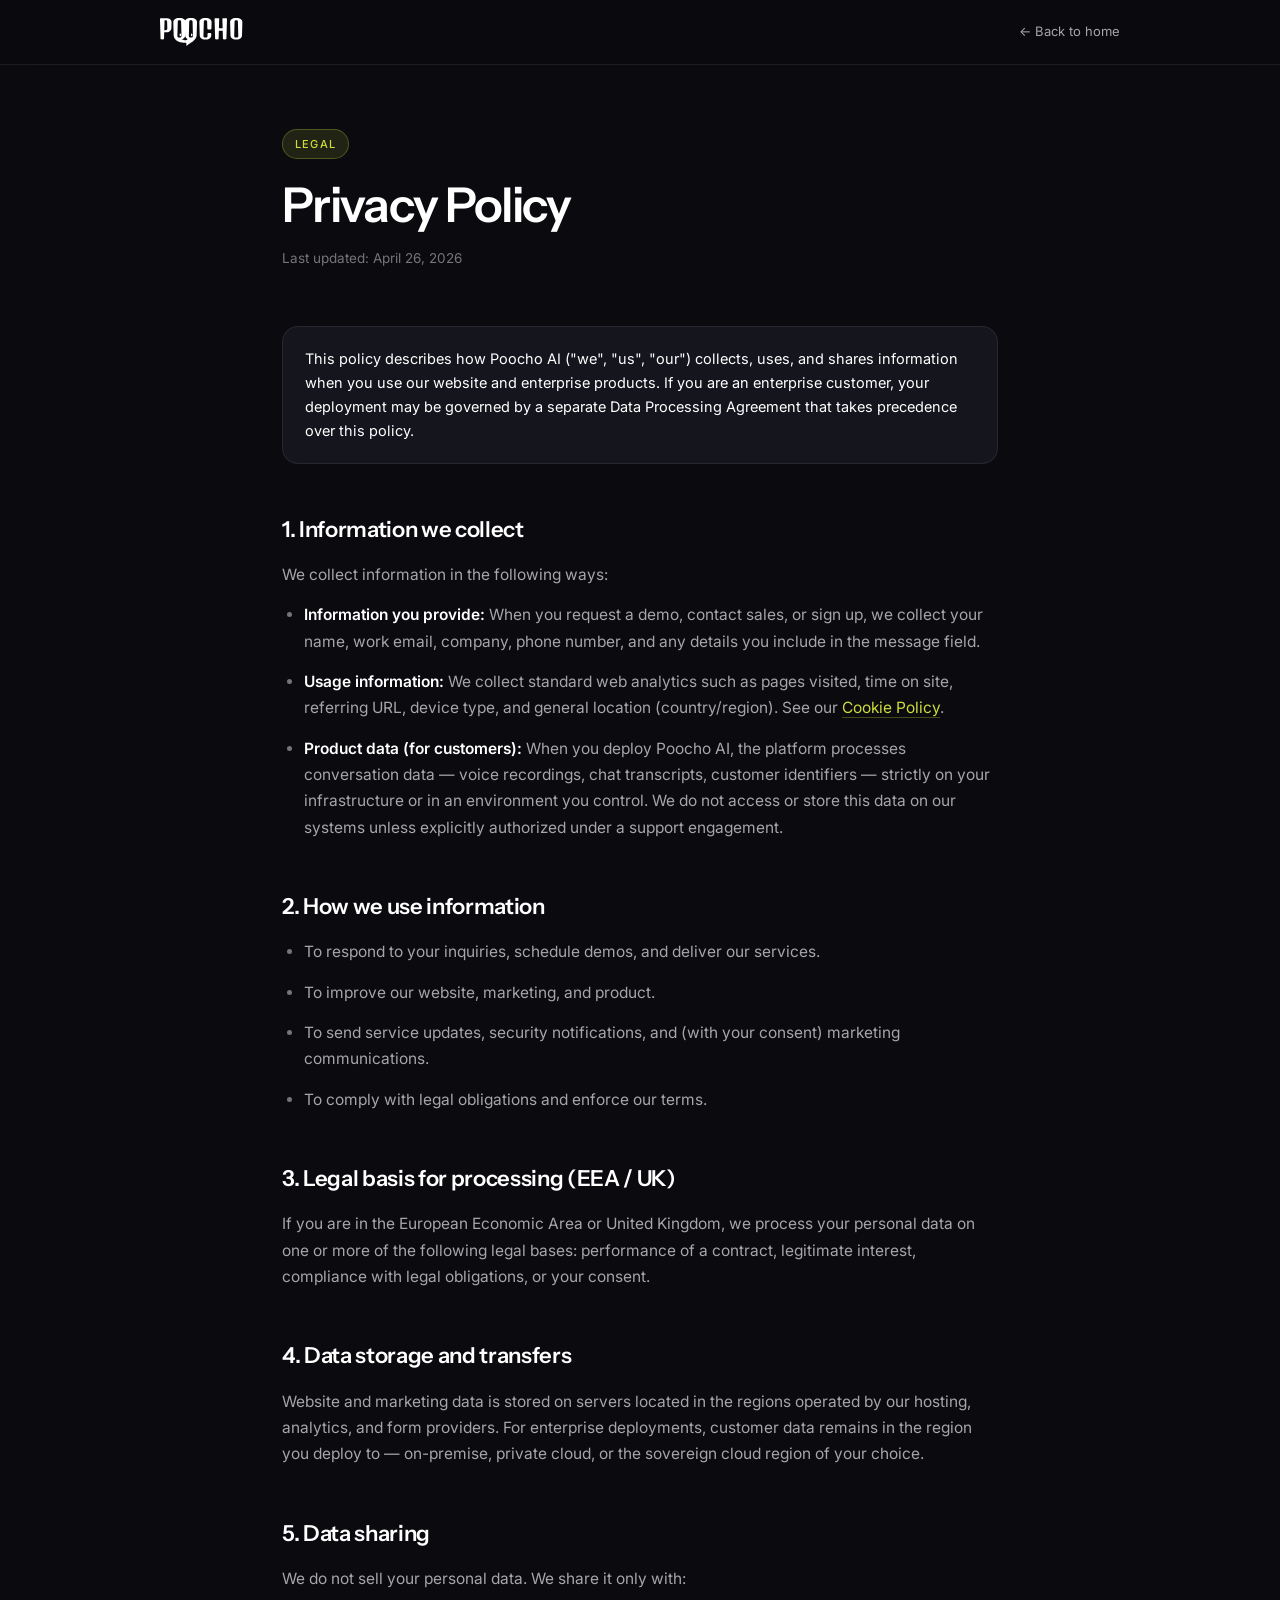
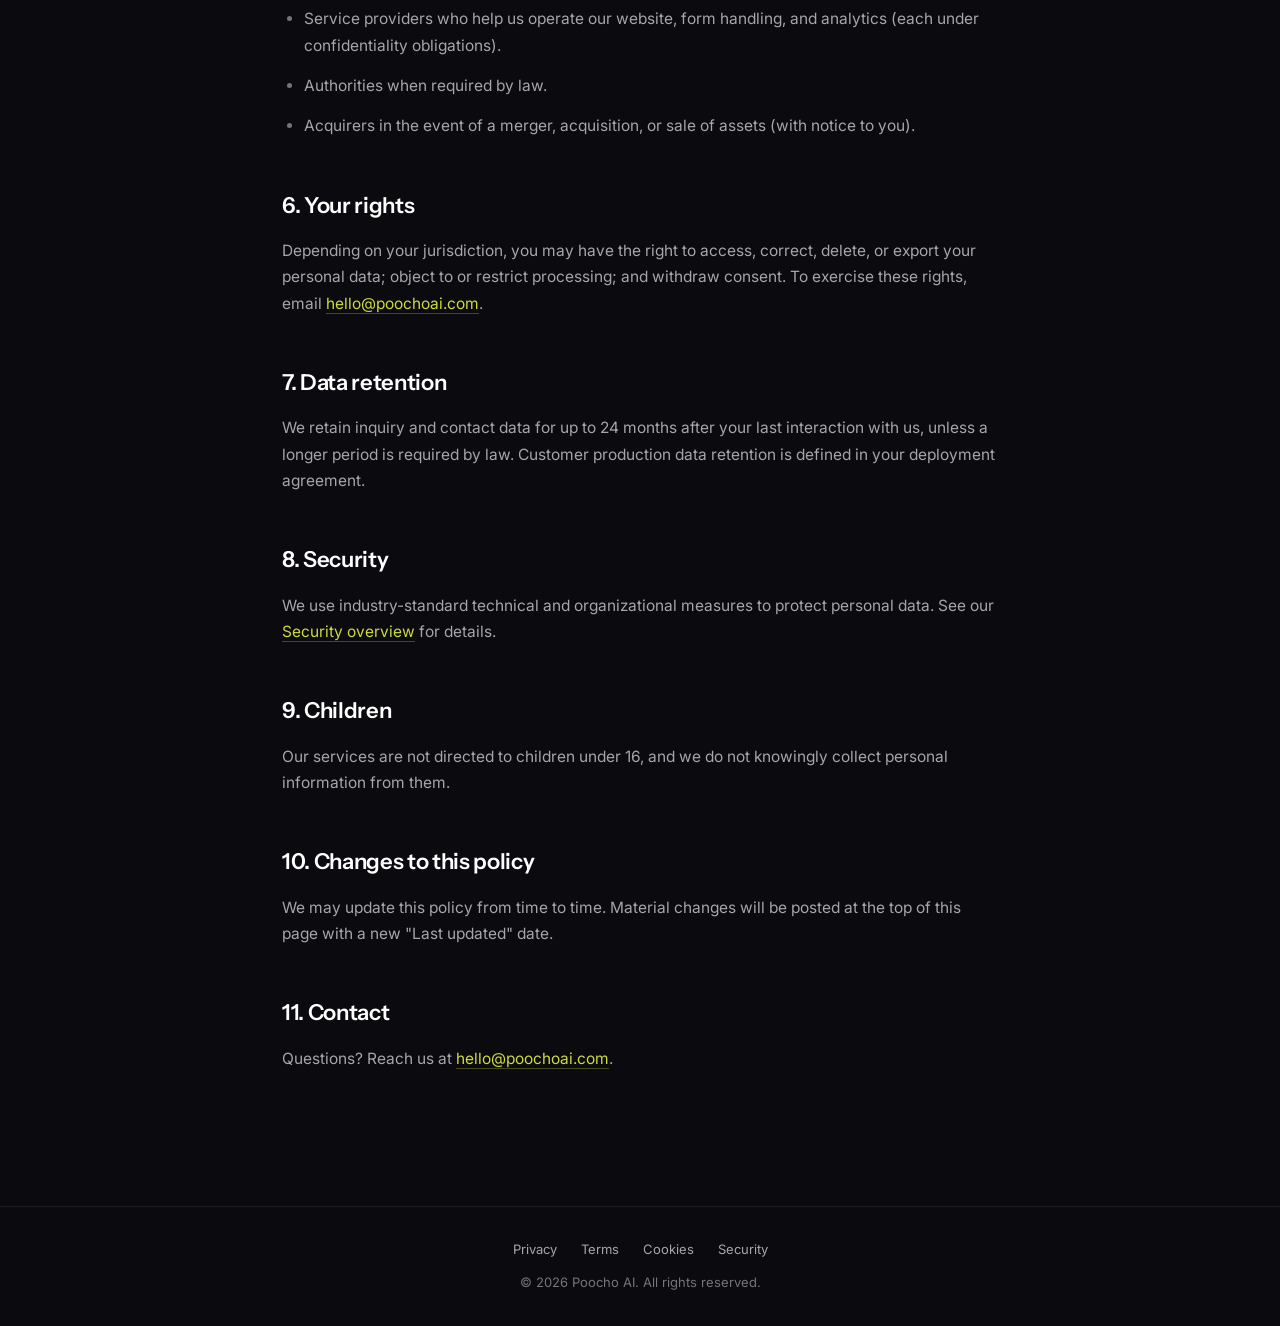
<file: privacy.html>
<!DOCTYPE html>
<html lang="en">
<head>
    <meta charset="UTF-8">
    <meta name="viewport" content="width=device-width, initial-scale=1.0">
    <title>Privacy Policy — Poocho AI</title>
    <meta name="description" content="How Poocho AI collects, uses, and protects your data.">
    <meta name="robots" content="index, follow">
    <link rel="icon" href="logo-light.svg" type="image/svg+xml">
    <link rel="preconnect" href="https://fonts.googleapis.com">
    <link rel="preconnect" href="https://fonts.gstatic.com" crossorigin>
    <link href="https://fonts.googleapis.com/css2?family=Inter:wght@400;500;600;700&family=Instrument+Sans:wght@400;500;600;700&family=Instrument+Serif:ital@1&display=swap" rel="stylesheet">
    <link rel="stylesheet" href="legal.css">
</head>
<body>
    <nav class="page-nav">
        <div class="page-nav-inner">
            <a href="index.html" class="home" aria-label="Poocho AI home"><img src="logo-light.svg" alt="Poocho AI"></a>
            <a href="index.html" class="back">← Back to home</a>
        </div>
    </nav>

    <main class="legal-wrap">
        <div class="eyebrow">Legal</div>
        <h1>Privacy Policy</h1>
        <p class="updated">Last updated: April 26, 2026</p>

        <div class="note">
            This policy describes how Poocho AI ("we", "us", "our") collects, uses, and shares information when you use our website and enterprise products. If you are an enterprise customer, your deployment may be governed by a separate Data Processing Agreement that takes precedence over this policy.
        </div>

        <h2>1. Information we collect</h2>
        <p>We collect information in the following ways:</p>
        <ul>
            <li><strong>Information you provide:</strong> When you request a demo, contact sales, or sign up, we collect your name, work email, company, phone number, and any details you include in the message field.</li>
            <li><strong>Usage information:</strong> We collect standard web analytics such as pages visited, time on site, referring URL, device type, and general location (country/region). See our <a href="cookies.html">Cookie Policy</a>.</li>
            <li><strong>Product data (for customers):</strong> When you deploy Poocho AI, the platform processes conversation data — voice recordings, chat transcripts, customer identifiers — strictly on your infrastructure or in an environment you control. We do not access or store this data on our systems unless explicitly authorized under a support engagement.</li>
        </ul>

        <h2>2. How we use information</h2>
        <ul>
            <li>To respond to your inquiries, schedule demos, and deliver our services.</li>
            <li>To improve our website, marketing, and product.</li>
            <li>To send service updates, security notifications, and (with your consent) marketing communications.</li>
            <li>To comply with legal obligations and enforce our terms.</li>
        </ul>

        <h2>3. Legal basis for processing (EEA / UK)</h2>
        <p>If you are in the European Economic Area or United Kingdom, we process your personal data on one or more of the following legal bases: performance of a contract, legitimate interest, compliance with legal obligations, or your consent.</p>

        <h2>4. Data storage and transfers</h2>
        <p>Website and marketing data is stored on servers located in the regions operated by our hosting, analytics, and form providers. For enterprise deployments, customer data remains in the region you deploy to — on-premise, private cloud, or the sovereign cloud region of your choice.</p>

        <h2>5. Data sharing</h2>
        <p>We do not sell your personal data. We share it only with:</p>
        <ul>
            <li>Service providers who help us operate our website, form handling, and analytics (each under confidentiality obligations).</li>
            <li>Authorities when required by law.</li>
            <li>Acquirers in the event of a merger, acquisition, or sale of assets (with notice to you).</li>
        </ul>

        <h2>6. Your rights</h2>
        <p>Depending on your jurisdiction, you may have the right to access, correct, delete, or export your personal data; object to or restrict processing; and withdraw consent. To exercise these rights, email <a href="mailto:hello@poochoai.com">hello@poochoai.com</a>.</p>

        <h2>7. Data retention</h2>
        <p>We retain inquiry and contact data for up to 24 months after your last interaction with us, unless a longer period is required by law. Customer production data retention is defined in your deployment agreement.</p>

        <h2>8. Security</h2>
        <p>We use industry-standard technical and organizational measures to protect personal data. See our <a href="security.html">Security overview</a> for details.</p>

        <h2>9. Children</h2>
        <p>Our services are not directed to children under 16, and we do not knowingly collect personal information from them.</p>

        <h2>10. Changes to this policy</h2>
        <p>We may update this policy from time to time. Material changes will be posted at the top of this page with a new "Last updated" date.</p>

        <h2>11. Contact</h2>
        <p>Questions? Reach us at <a href="mailto:hello@poochoai.com">hello@poochoai.com</a>.</p>
    </main>

    <footer class="page-footer">
        <a href="privacy.html">Privacy</a> <a href="terms.html">Terms</a> <a href="cookies.html">Cookies</a> <a href="security.html">Security</a>
        <div style="margin-top: 12px;">© <span id="copyright-year">2026</span> Poocho AI. All rights reserved.</div>
    </footer>
<script>(function(){var e=document.getElementById("copyright-year");if(e)e.textContent=new Date().getFullYear()})();</script></body>
</html>
</file>
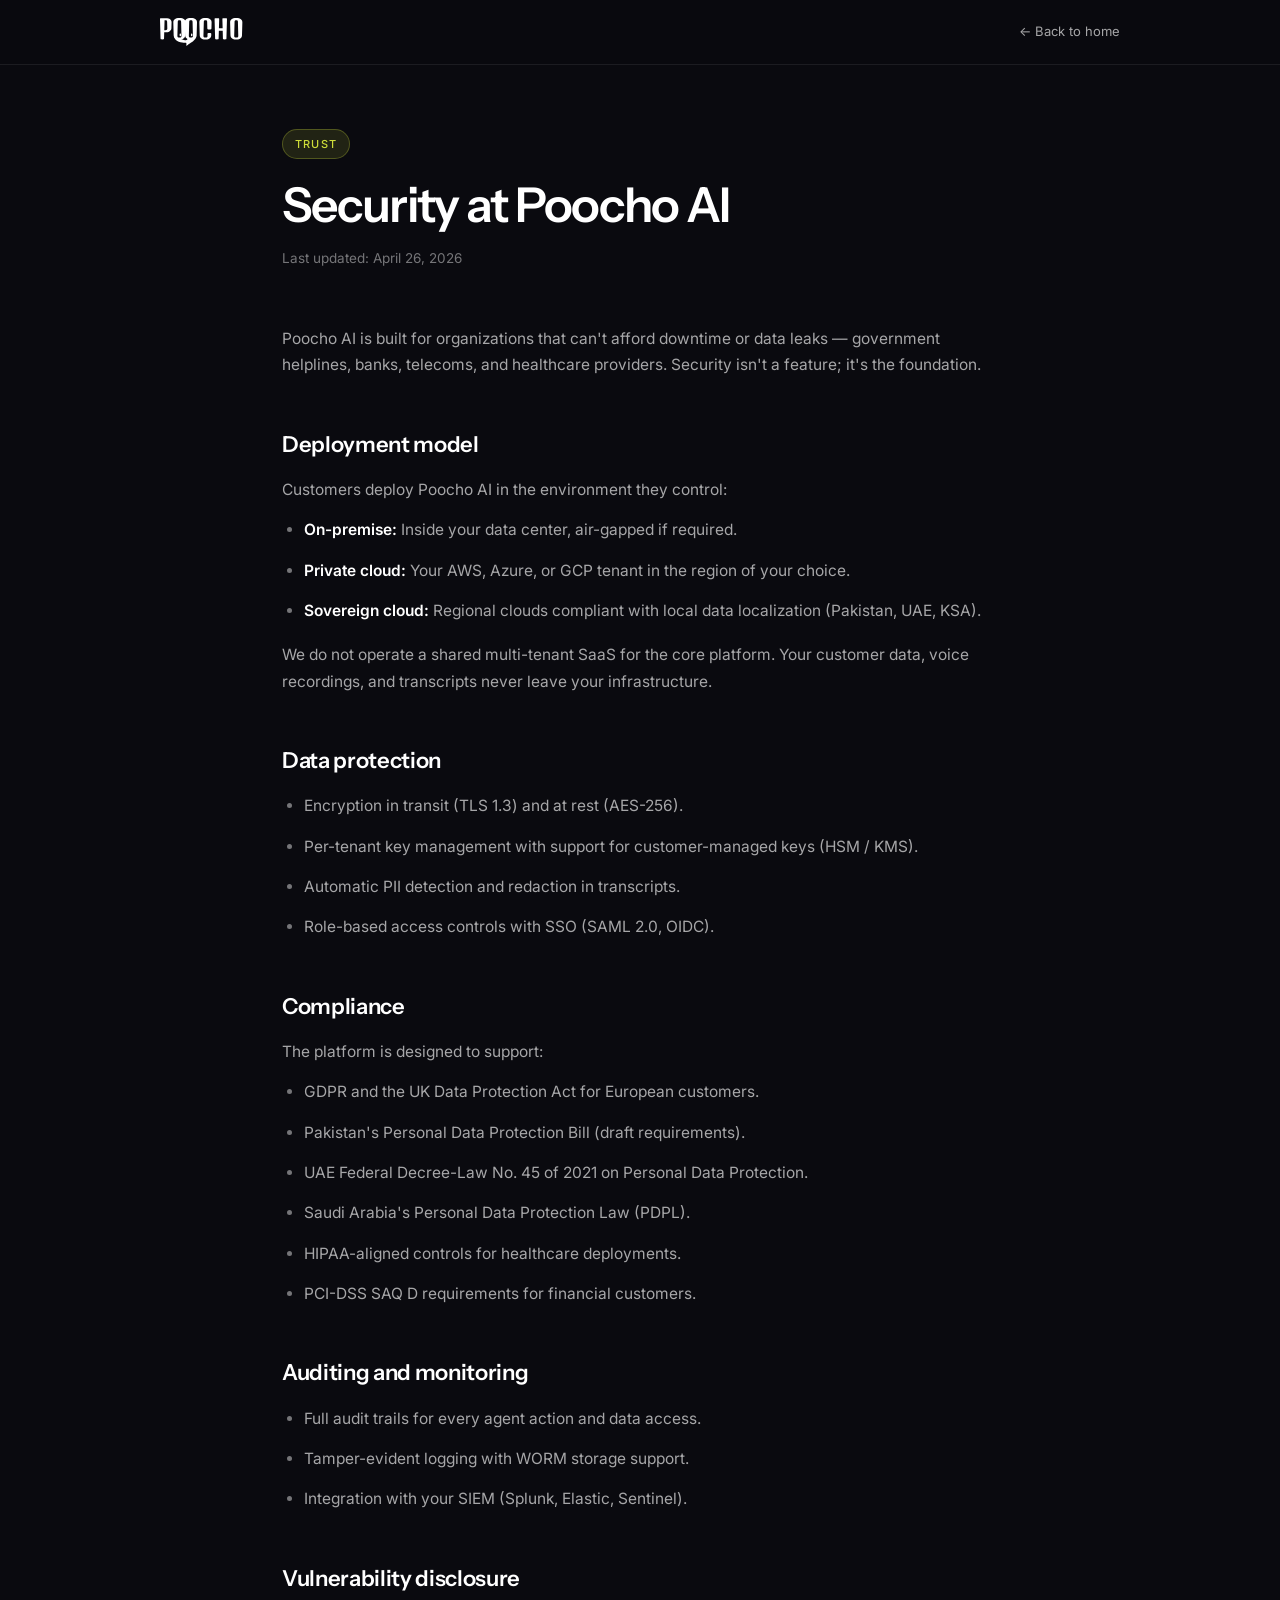
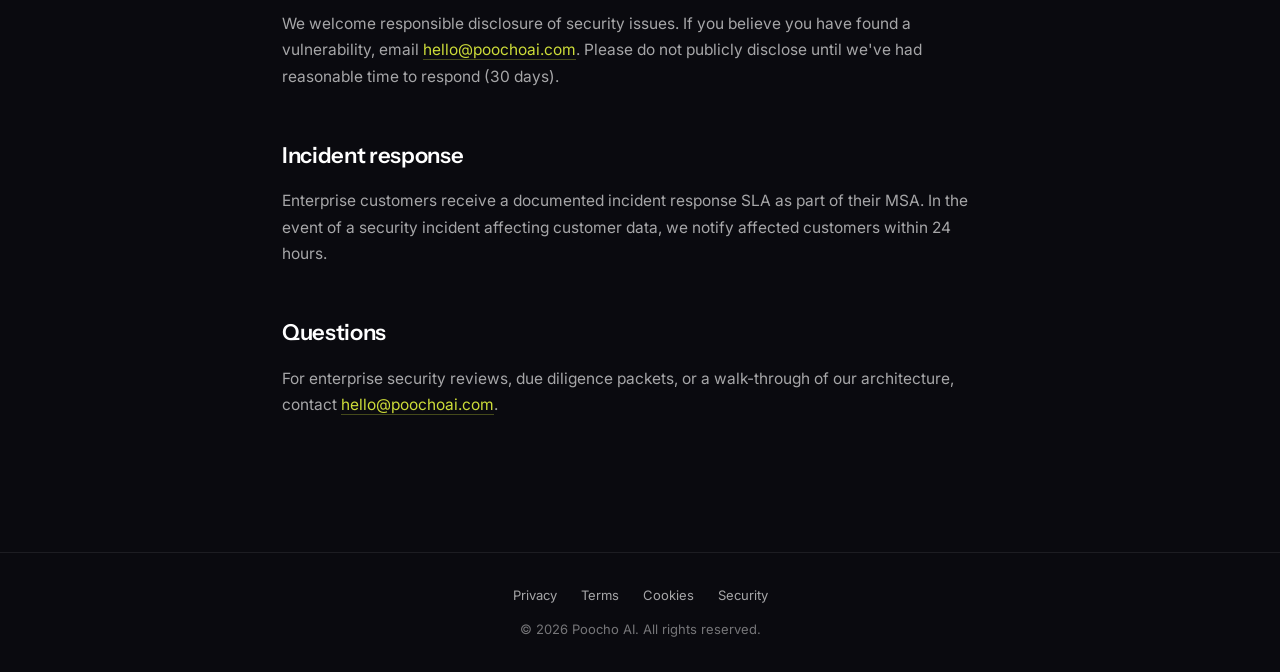
<file: security.html>
<!DOCTYPE html>
<html lang="en">
<head>
    <meta charset="UTF-8">
    <meta name="viewport" content="width=device-width, initial-scale=1.0">
    <title>Security — Poocho AI</title>
    <meta name="description" content="Our approach to security, privacy, and compliance.">
    <meta name="robots" content="index, follow">
    <link rel="icon" href="logo-light.svg" type="image/svg+xml">
    <link rel="preconnect" href="https://fonts.googleapis.com">
    <link rel="preconnect" href="https://fonts.gstatic.com" crossorigin>
    <link href="https://fonts.googleapis.com/css2?family=Inter:wght@400;500;600;700&family=Instrument+Sans:wght@400;500;600;700&family=Instrument+Serif:ital@1&display=swap" rel="stylesheet">
    <link rel="stylesheet" href="legal.css">
</head>
<body>
    <nav class="page-nav">
        <div class="page-nav-inner">
            <a href="index.html" class="home" aria-label="Poocho AI home"><img src="logo-light.svg" alt="Poocho AI"></a>
            <a href="index.html" class="back">← Back to home</a>
        </div>
    </nav>

    <main class="legal-wrap">
        <div class="eyebrow">Trust</div>
        <h1>Security at Poocho AI</h1>
        <p class="updated">Last updated: April 26, 2026</p>

        <p>Poocho AI is built for organizations that can't afford downtime or data leaks — government helplines, banks, telecoms, and healthcare providers. Security isn't a feature; it's the foundation.</p>

        <h2>Deployment model</h2>
        <p>Customers deploy Poocho AI in the environment they control:</p>
        <ul>
            <li><strong>On-premise:</strong> Inside your data center, air-gapped if required.</li>
            <li><strong>Private cloud:</strong> Your AWS, Azure, or GCP tenant in the region of your choice.</li>
            <li><strong>Sovereign cloud:</strong> Regional clouds compliant with local data localization (Pakistan, UAE, KSA).</li>
        </ul>
        <p>We do not operate a shared multi-tenant SaaS for the core platform. Your customer data, voice recordings, and transcripts never leave your infrastructure.</p>

        <h2>Data protection</h2>
        <ul>
            <li>Encryption in transit (TLS 1.3) and at rest (AES-256).</li>
            <li>Per-tenant key management with support for customer-managed keys (HSM / KMS).</li>
            <li>Automatic PII detection and redaction in transcripts.</li>
            <li>Role-based access controls with SSO (SAML 2.0, OIDC).</li>
        </ul>

        <h2>Compliance</h2>
        <p>The platform is designed to support:</p>
        <ul>
            <li>GDPR and the UK Data Protection Act for European customers.</li>
            <li>Pakistan's Personal Data Protection Bill (draft requirements).</li>
            <li>UAE Federal Decree-Law No. 45 of 2021 on Personal Data Protection.</li>
            <li>Saudi Arabia's Personal Data Protection Law (PDPL).</li>
            <li>HIPAA-aligned controls for healthcare deployments.</li>
            <li>PCI-DSS SAQ D requirements for financial customers.</li>
        </ul>

        <h2>Auditing and monitoring</h2>
        <ul>
            <li>Full audit trails for every agent action and data access.</li>
            <li>Tamper-evident logging with WORM storage support.</li>
            <li>Integration with your SIEM (Splunk, Elastic, Sentinel).</li>
        </ul>

        <h2>Vulnerability disclosure</h2>
        <p>We welcome responsible disclosure of security issues. If you believe you have found a vulnerability, email <a href="mailto:hello@poochoai.com">hello@poochoai.com</a>. Please do not publicly disclose until we've had reasonable time to respond (30 days).</p>

        <h2>Incident response</h2>
        <p>Enterprise customers receive a documented incident response SLA as part of their MSA. In the event of a security incident affecting customer data, we notify affected customers within 24 hours.</p>

        <h2>Questions</h2>
        <p>For enterprise security reviews, due diligence packets, or a walk-through of our architecture, contact <a href="mailto:hello@poochoai.com">hello@poochoai.com</a>.</p>
    </main>

    <footer class="page-footer">
        <a href="privacy.html">Privacy</a> <a href="terms.html">Terms</a> <a href="cookies.html">Cookies</a> <a href="security.html">Security</a>
        <div style="margin-top: 12px;">© <span id="copyright-year">2026</span> Poocho AI. All rights reserved.</div>
    </footer>
<script>(function(){var e=document.getElementById("copyright-year");if(e)e.textContent=new Date().getFullYear()})();</script></body>
</html>
</file>
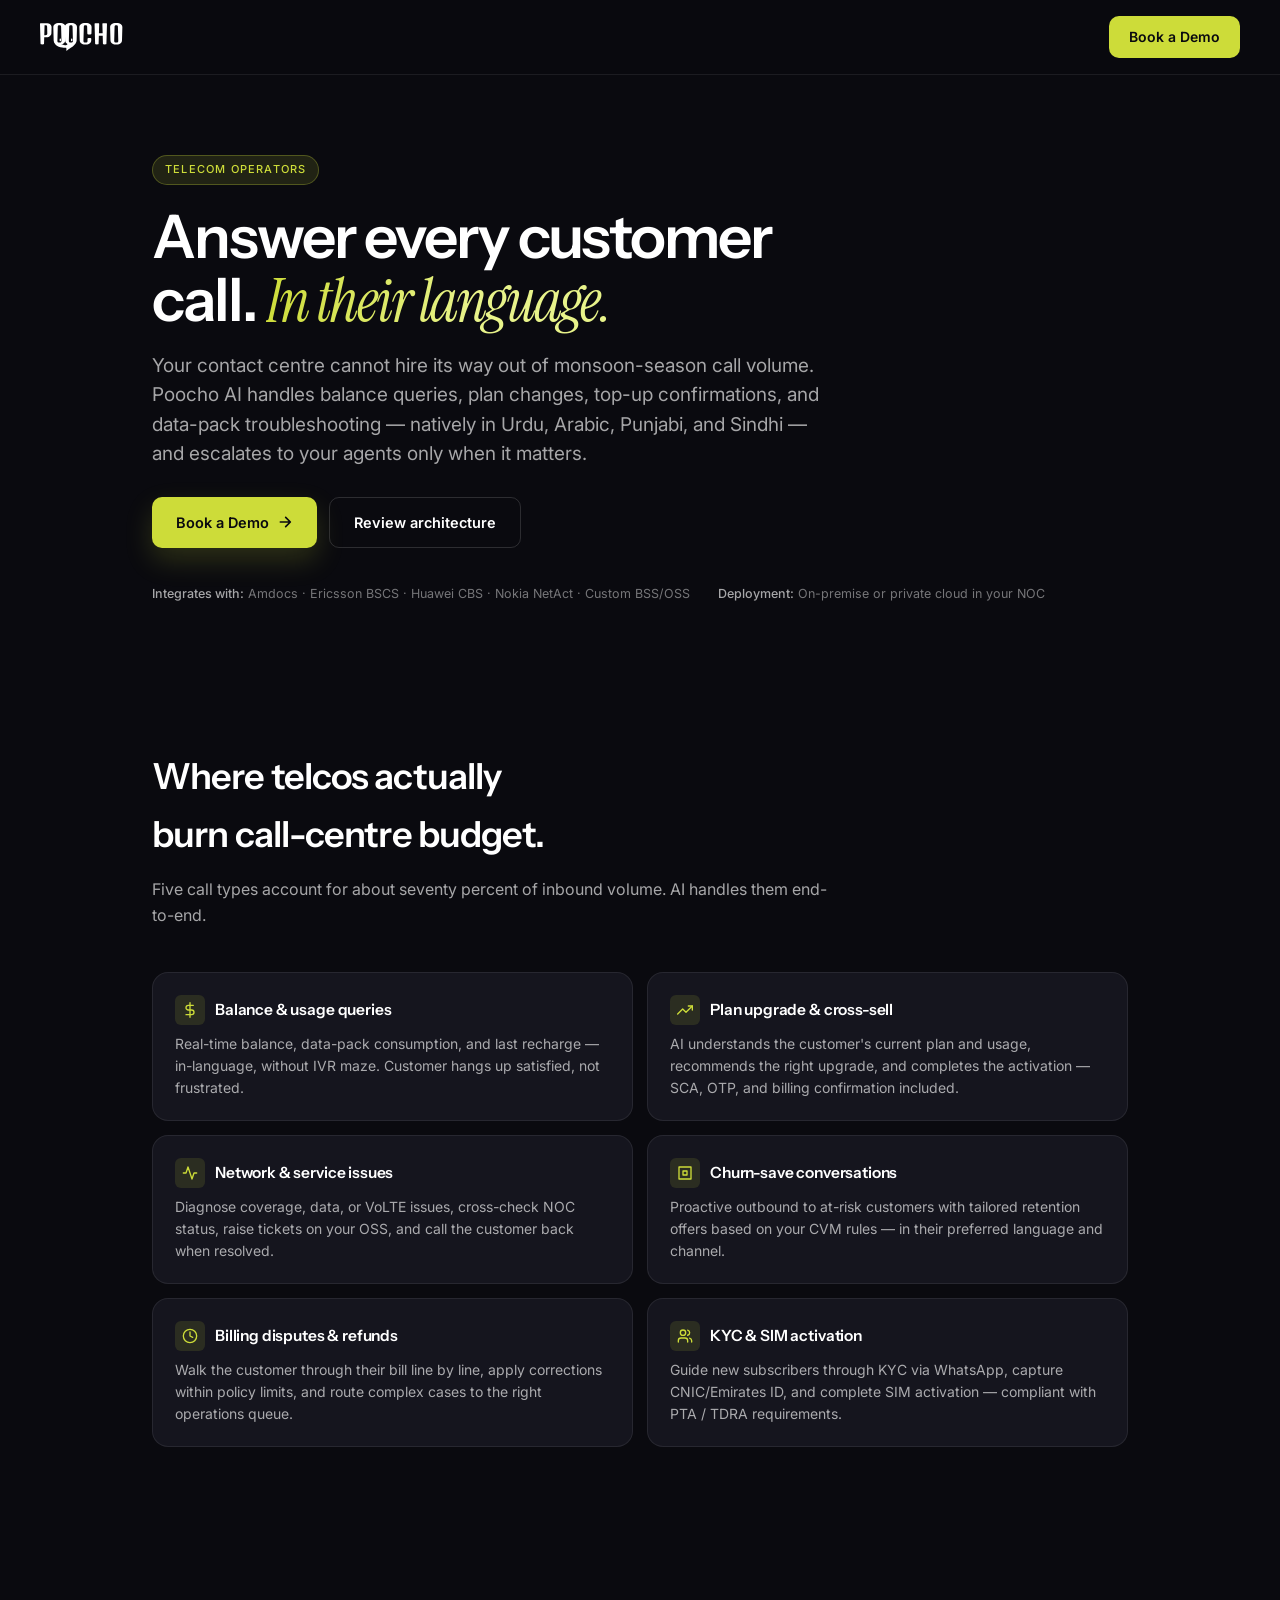
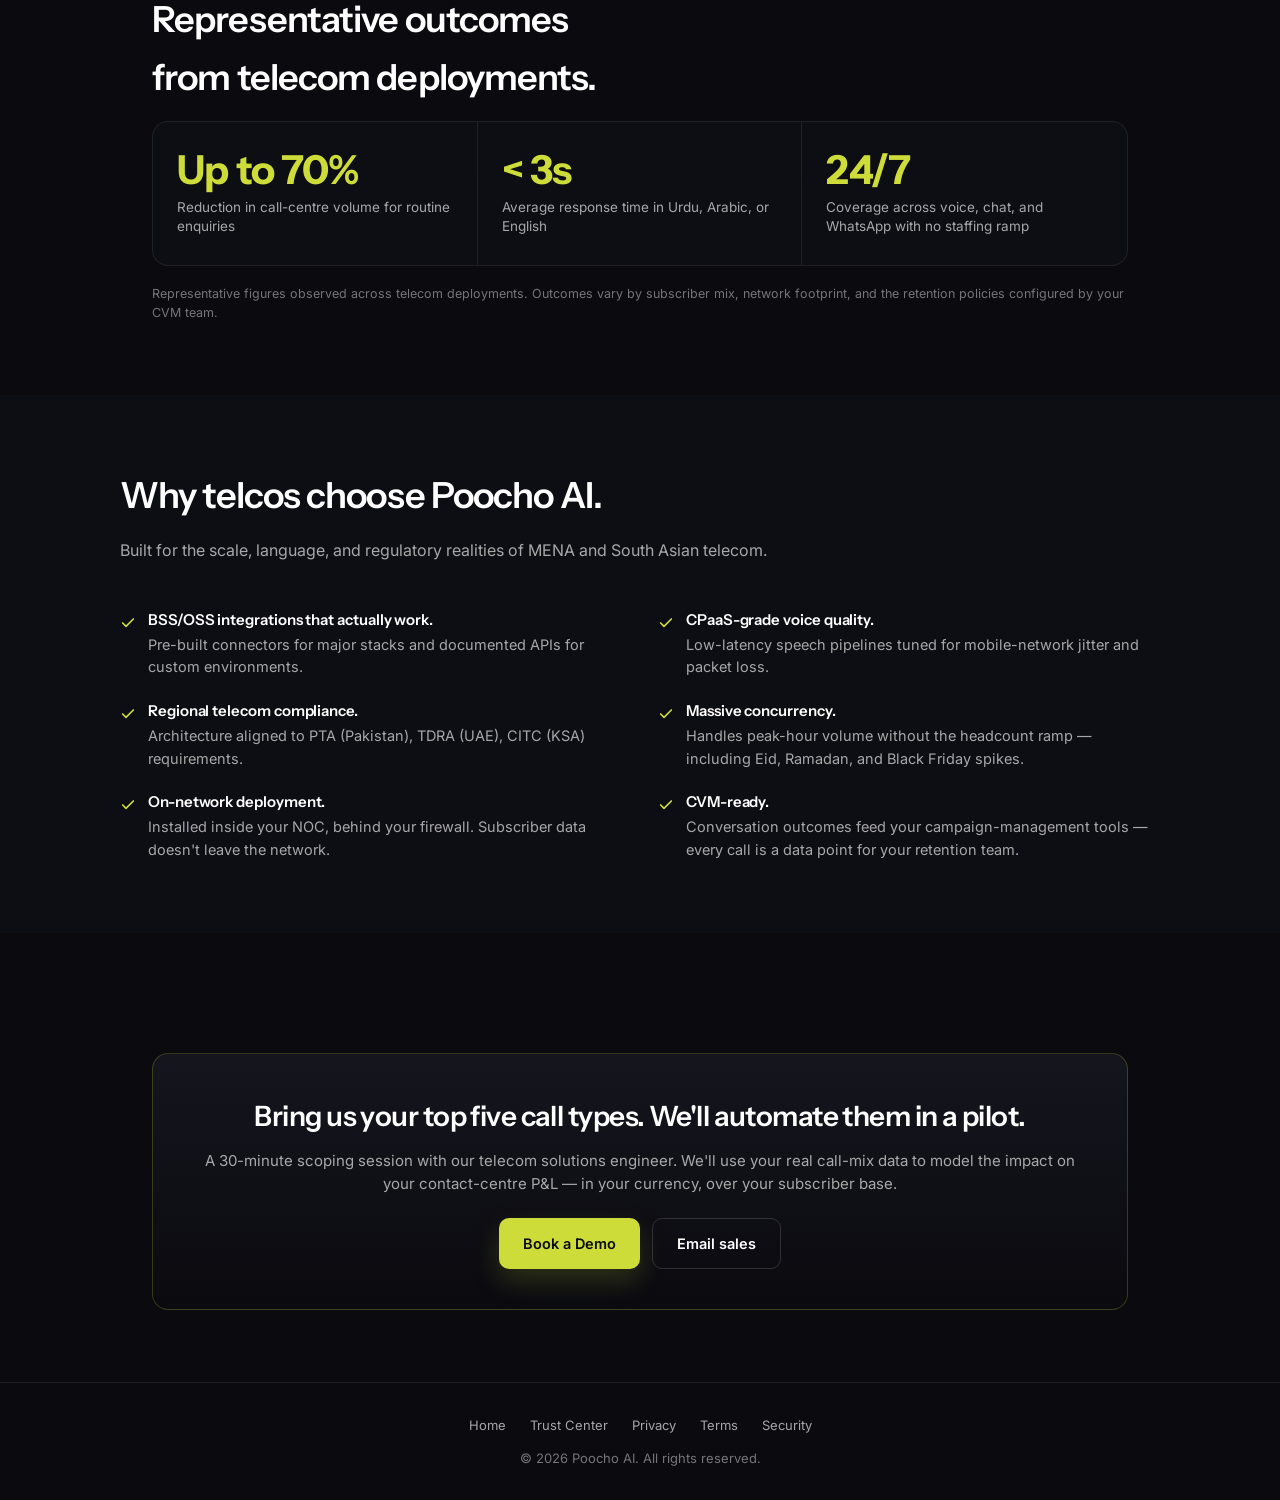
<file: telecom.html>
<!DOCTYPE html>
<html lang="en">
<head>
    <meta charset="UTF-8">
    <meta name="viewport" content="width=device-width, initial-scale=1.0">
    <title>Voice AI for Telecom Operators — Poocho AI</title>
    <meta name="description" content="Customer support, billing, plan management, and churn-reduction automation for telecom operators across MENA and South Asia. Native Urdu and Arabic, on-premise deployment, integrates with your BSS/OSS.">
    <meta name="robots" content="index, follow">
    <link rel="canonical" href="https://poochoai.com/telecom.html">
    <link rel="icon" href="logo-light.svg" type="image/svg+xml">
    <link rel="preconnect" href="https://fonts.googleapis.com">
    <link rel="preconnect" href="https://fonts.gstatic.com" crossorigin>
    <link href="https://fonts.googleapis.com/css2?family=Inter:wght@400;500;600;700&family=Instrument+Sans:wght@400;500;600;700&family=Instrument+Serif:ital@1&display=swap" rel="stylesheet">
    <link rel="stylesheet" href="industry.css">
</head>
<body>
    <nav class="ind-nav">
        <a href="index.html" aria-label="Poocho AI home"><img src="logo-light.svg" alt="Poocho AI"></a>
        <a href="index.html#final-cta" class="ind-nav-cta">Book a Demo</a>
    </nav>

    <section class="ind-hero">
        <div class="eyebrow">Telecom Operators</div>
        <h1>Answer every customer call. <em>In their language.</em></h1>
        <p>Your contact centre cannot hire its way out of monsoon-season call volume. Poocho AI handles balance queries, plan changes, top-up confirmations, and data-pack troubleshooting — natively in Urdu, Arabic, Punjabi, and Sindhi — and escalates to your agents only when it matters.</p>
        <div class="ind-hero-ctas">
            <a href="index.html#final-cta" class="ind-btn-primary">Book a Demo
                <svg width="16" height="16" viewBox="0 0 24 24" fill="none" stroke="currentColor" stroke-width="2.5" stroke-linecap="round" stroke-linejoin="round"><path d="M5 12h14M13 5l7 7-7 7"/></svg>
            </a>
            <a href="trust.html" class="ind-btn-secondary">Review architecture</a>
        </div>
        <div class="ind-hero-trust">
            <span><strong>Integrates with:</strong> Amdocs · Ericsson BSCS · Huawei CBS · Nokia NetAct · Custom BSS/OSS</span>
            <span><strong>Deployment:</strong> On-premise or private cloud in your NOC</span>
        </div>
    </section>

    <section class="ind-section">
        <h2 class="ind-section-title">Where telcos actually burn call-centre budget.</h2>
        <p class="ind-section-sub">Five call types account for about seventy percent of inbound volume. AI handles them end-to-end.</p>
        <div class="ind-pains">
            <div class="ind-pain">
                <div class="ind-pain-head">
                    <div class="ind-pain-icon"><svg viewBox="0 0 24 24" fill="none" stroke="currentColor" stroke-width="2" stroke-linecap="round" stroke-linejoin="round"><line x1="12" y1="1" x2="12" y2="23"/><path d="M17 5H9.5a3.5 3.5 0 0 0 0 7h5a3.5 3.5 0 0 1 0 7H6"/></svg></div>
                    <h3>Balance &amp; usage queries</h3>
                </div>
                <p>Real-time balance, data-pack consumption, and last recharge — in-language, without IVR maze. Customer hangs up satisfied, not frustrated.</p>
            </div>
            <div class="ind-pain">
                <div class="ind-pain-head">
                    <div class="ind-pain-icon"><svg viewBox="0 0 24 24" fill="none" stroke="currentColor" stroke-width="2" stroke-linecap="round" stroke-linejoin="round"><polyline points="23 6 13.5 15.5 8.5 10.5 1 18"/><polyline points="17 6 23 6 23 12"/></svg></div>
                    <h3>Plan upgrade &amp; cross-sell</h3>
                </div>
                <p>AI understands the customer's current plan and usage, recommends the right upgrade, and completes the activation — SCA, OTP, and billing confirmation included.</p>
            </div>
            <div class="ind-pain">
                <div class="ind-pain-head">
                    <div class="ind-pain-icon"><svg viewBox="0 0 24 24" fill="none" stroke="currentColor" stroke-width="2" stroke-linecap="round" stroke-linejoin="round"><path d="M22 12h-4l-3 9L9 3l-3 9H2"/></svg></div>
                    <h3>Network &amp; service issues</h3>
                </div>
                <p>Diagnose coverage, data, or VoLTE issues, cross-check NOC status, raise tickets on your OSS, and call the customer back when resolved.</p>
            </div>
            <div class="ind-pain">
                <div class="ind-pain-head">
                    <div class="ind-pain-icon"><svg viewBox="0 0 24 24" fill="none" stroke="currentColor" stroke-width="2" stroke-linecap="round" stroke-linejoin="round"><path d="M3 3h18v18H3zM9 9h6v6H9z"/></svg></div>
                    <h3>Churn-save conversations</h3>
                </div>
                <p>Proactive outbound to at-risk customers with tailored retention offers based on your CVM rules — in their preferred language and channel.</p>
            </div>
            <div class="ind-pain">
                <div class="ind-pain-head">
                    <div class="ind-pain-icon"><svg viewBox="0 0 24 24" fill="none" stroke="currentColor" stroke-width="2" stroke-linecap="round" stroke-linejoin="round"><path d="M12 2a10 10 0 1 0 10 10A10 10 0 0 0 12 2z"/><polyline points="12 6 12 12 16 14"/></svg></div>
                    <h3>Billing disputes &amp; refunds</h3>
                </div>
                <p>Walk the customer through their bill line by line, apply corrections within policy limits, and route complex cases to the right operations queue.</p>
            </div>
            <div class="ind-pain">
                <div class="ind-pain-head">
                    <div class="ind-pain-icon"><svg viewBox="0 0 24 24" fill="none" stroke="currentColor" stroke-width="2" stroke-linecap="round" stroke-linejoin="round"><path d="M16 21v-2a4 4 0 0 0-4-4H6a4 4 0 0 0-4 4v2"/><circle cx="9" cy="7" r="4"/><path d="M22 21v-2a4 4 0 0 0-3-3.87"/><path d="M16 3.13a4 4 0 0 1 0 7.75"/></svg></div>
                    <h3>KYC &amp; SIM activation</h3>
                </div>
                <p>Guide new subscribers through KYC via WhatsApp, capture CNIC/Emirates ID, and complete SIM activation — compliant with PTA / TDRA requirements.</p>
            </div>
        </div>
    </section>

    <section class="ind-section">
        <h2 class="ind-section-title">Representative outcomes from telecom deployments.</h2>
        <div class="ind-outcomes">
            <div class="ind-outcome">
                <div class="ind-outcome-n">Up to 70%</div>
                <div class="ind-outcome-l">Reduction in call-centre volume for routine enquiries</div>
            </div>
            <div class="ind-outcome">
                <div class="ind-outcome-n">&lt; 3s</div>
                <div class="ind-outcome-l">Average response time in Urdu, Arabic, or English</div>
            </div>
            <div class="ind-outcome">
                <div class="ind-outcome-n">24/7</div>
                <div class="ind-outcome-l">Coverage across voice, chat, and WhatsApp with no staffing ramp</div>
            </div>
        </div>
        <p class="ind-outcomes-note">Representative figures observed across telecom deployments. Outcomes vary by subscriber mix, network footprint, and the retention policies configured by your CVM team.</p>
    </section>

    <section class="ind-section" style="background: var(--surface-alt); max-width: 100%; padding-left: 32px; padding-right: 32px;">
        <div style="max-width: 1040px; margin: 0 auto;">
            <h2 class="ind-section-title">Why telcos choose Poocho AI.</h2>
            <p class="ind-section-sub">Built for the scale, language, and regulatory realities of MENA and South Asian telecom.</p>
            <ul class="ind-solution-list">
                <li><strong>BSS/OSS integrations that actually work.</strong> Pre-built connectors for major stacks and documented APIs for custom environments.</li>
                <li><strong>CPaaS-grade voice quality.</strong> Low-latency speech pipelines tuned for mobile-network jitter and packet loss.</li>
                <li><strong>Regional telecom compliance.</strong> Architecture aligned to PTA (Pakistan), TDRA (UAE), CITC (KSA) requirements.</li>
                <li><strong>Massive concurrency.</strong> Handles peak-hour volume without the headcount ramp — including Eid, Ramadan, and Black Friday spikes.</li>
                <li><strong>On-network deployment.</strong> Installed inside your NOC, behind your firewall. Subscriber data doesn't leave the network.</li>
                <li><strong>CVM-ready.</strong> Conversation outcomes feed your campaign-management tools — every call is a data point for your retention team.</li>
            </ul>
        </div>
    </section>

    <section class="ind-section">
        <div class="ind-final">
            <h2>Bring us your top five call types. We'll automate them in a pilot.</h2>
            <p>A 30-minute scoping session with our telecom solutions engineer. We'll use your real call-mix data to model the impact on your contact-centre P&amp;L — in your currency, over your subscriber base.</p>
            <div class="ind-final-ctas">
                <a href="index.html#final-cta" class="ind-btn-primary">Book a Demo</a>
                <a href="mailto:hello@poochoai.com?subject=Telecom%20deployment%20inquiry" class="ind-btn-secondary">Email sales</a>
            </div>
        </div>
    </section>

    <footer class="ind-footer">
        <a href="index.html">Home</a>
        <a href="trust.html">Trust Center</a>
        <a href="privacy.html">Privacy</a>
        <a href="terms.html">Terms</a>
        <a href="security.html">Security</a>
        <div style="margin-top: 12px;">© <span id="copyright-year">2026</span> Poocho AI. All rights reserved.</div>
    </footer>
<script>(function(){var e=document.getElementById("copyright-year");if(e)e.textContent=new Date().getFullYear()})();</script></body>
</html>
</file>
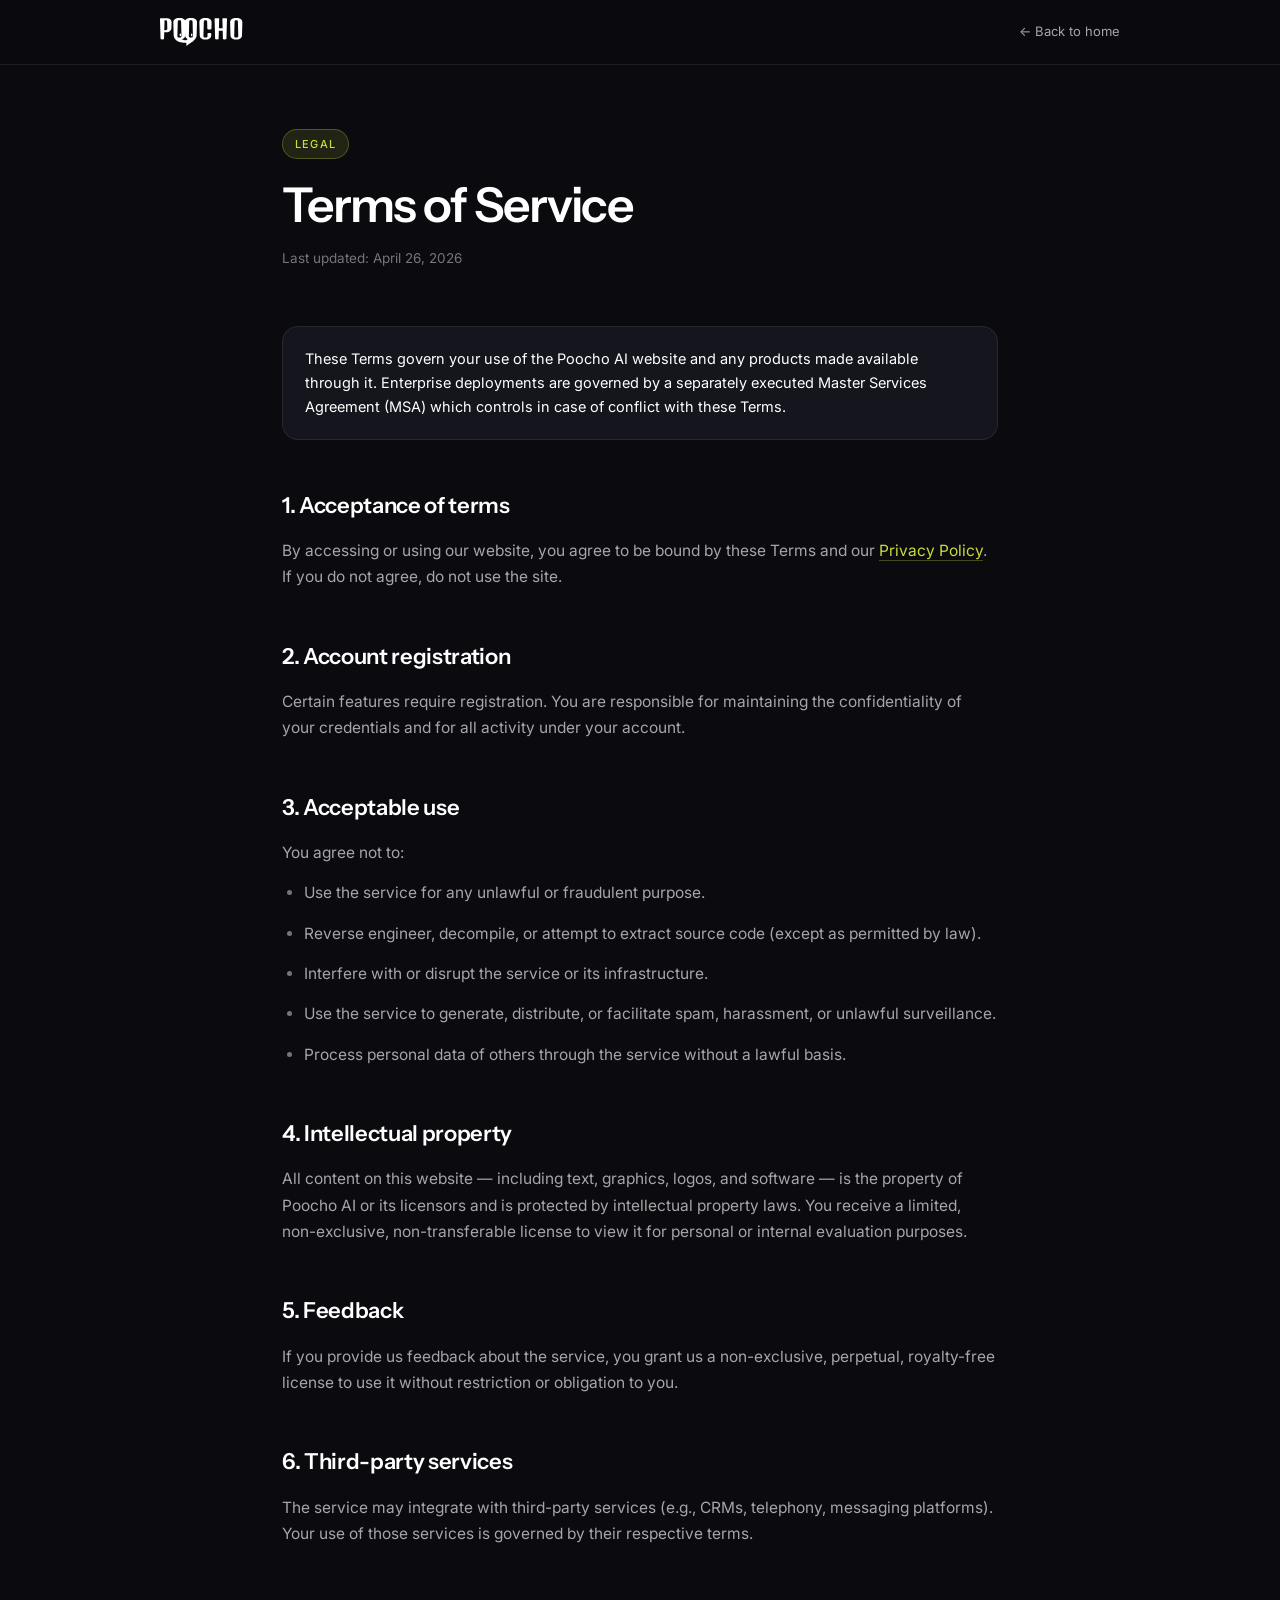
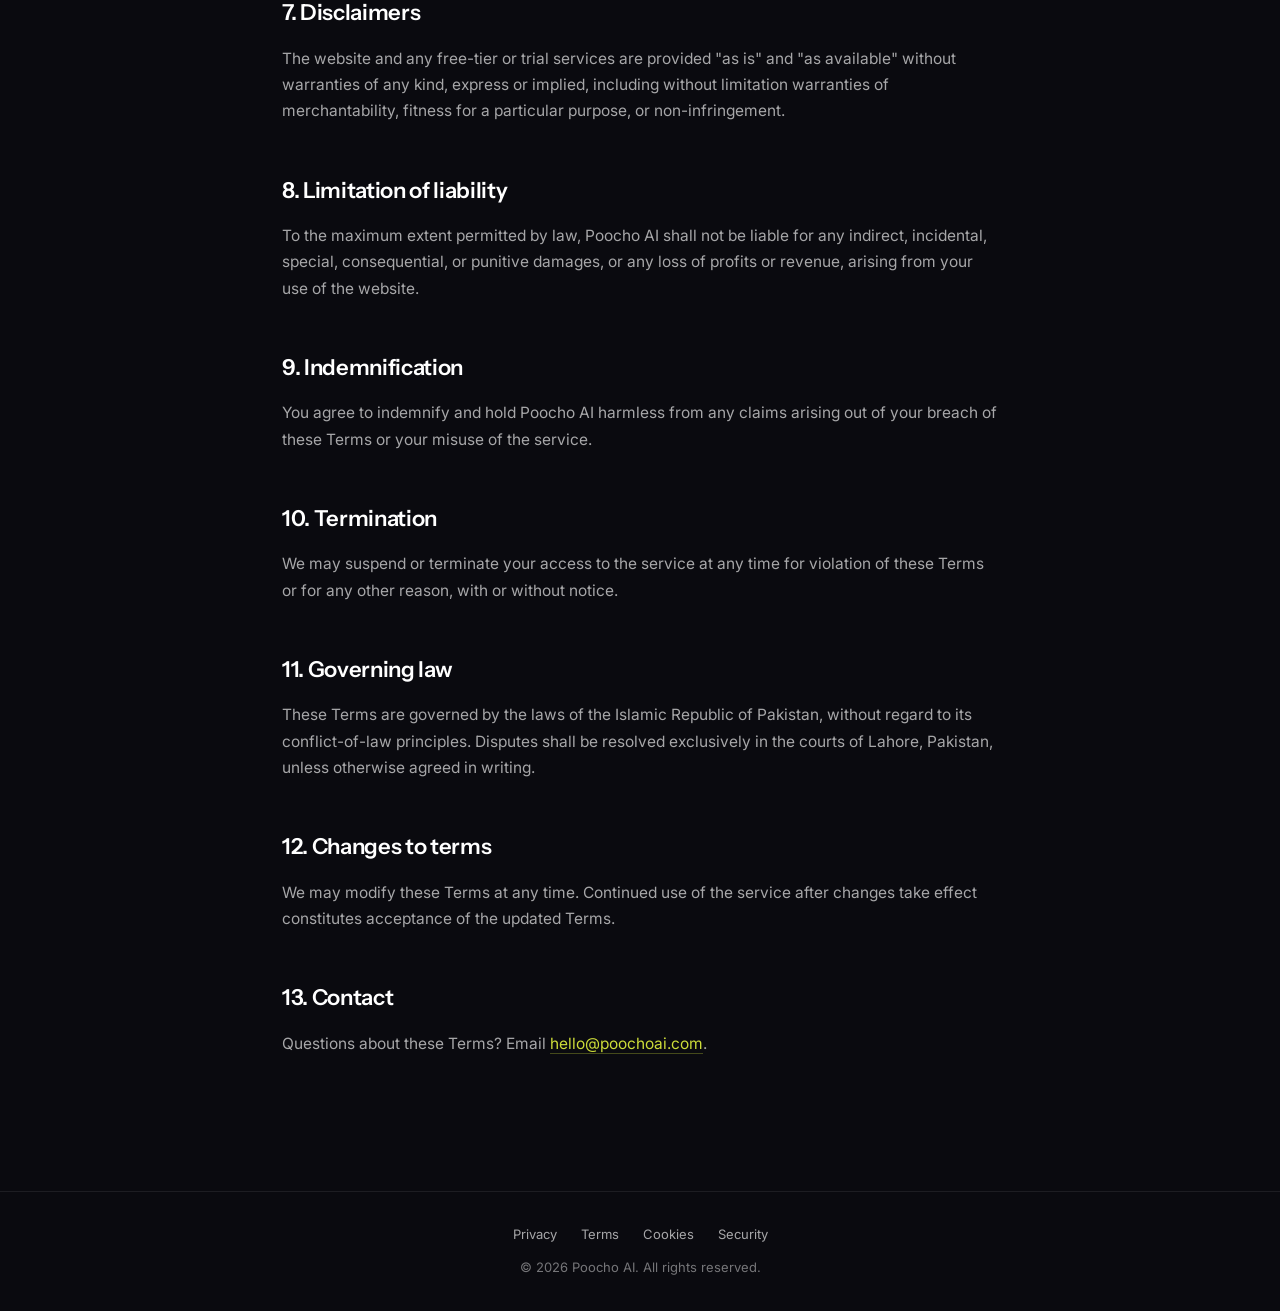
<file: terms.html>
<!DOCTYPE html>
<html lang="en">
<head>
    <meta charset="UTF-8">
    <meta name="viewport" content="width=device-width, initial-scale=1.0">
    <title>Terms of Service — Poocho AI</title>
    <meta name="description" content="Terms governing use of Poocho AI products and website.">
    <meta name="robots" content="index, follow">
    <link rel="icon" href="logo-light.svg" type="image/svg+xml">
    <link rel="preconnect" href="https://fonts.googleapis.com">
    <link rel="preconnect" href="https://fonts.gstatic.com" crossorigin>
    <link href="https://fonts.googleapis.com/css2?family=Inter:wght@400;500;600;700&family=Instrument+Sans:wght@400;500;600;700&family=Instrument+Serif:ital@1&display=swap" rel="stylesheet">
    <link rel="stylesheet" href="legal.css">
</head>
<body>
    <nav class="page-nav">
        <div class="page-nav-inner">
            <a href="index.html" class="home" aria-label="Poocho AI home"><img src="logo-light.svg" alt="Poocho AI"></a>
            <a href="index.html" class="back">← Back to home</a>
        </div>
    </nav>

    <main class="legal-wrap">
        <div class="eyebrow">Legal</div>
        <h1>Terms of Service</h1>
        <p class="updated">Last updated: April 26, 2026</p>

        <div class="note">
            These Terms govern your use of the Poocho AI website and any products made available through it. Enterprise deployments are governed by a separately executed Master Services Agreement (MSA) which controls in case of conflict with these Terms.
        </div>

        <h2>1. Acceptance of terms</h2>
        <p>By accessing or using our website, you agree to be bound by these Terms and our <a href="privacy.html">Privacy Policy</a>. If you do not agree, do not use the site.</p>

        <h2>2. Account registration</h2>
        <p>Certain features require registration. You are responsible for maintaining the confidentiality of your credentials and for all activity under your account.</p>

        <h2>3. Acceptable use</h2>
        <p>You agree not to:</p>
        <ul>
            <li>Use the service for any unlawful or fraudulent purpose.</li>
            <li>Reverse engineer, decompile, or attempt to extract source code (except as permitted by law).</li>
            <li>Interfere with or disrupt the service or its infrastructure.</li>
            <li>Use the service to generate, distribute, or facilitate spam, harassment, or unlawful surveillance.</li>
            <li>Process personal data of others through the service without a lawful basis.</li>
        </ul>

        <h2>4. Intellectual property</h2>
        <p>All content on this website — including text, graphics, logos, and software — is the property of Poocho AI or its licensors and is protected by intellectual property laws. You receive a limited, non-exclusive, non-transferable license to view it for personal or internal evaluation purposes.</p>

        <h2>5. Feedback</h2>
        <p>If you provide us feedback about the service, you grant us a non-exclusive, perpetual, royalty-free license to use it without restriction or obligation to you.</p>

        <h2>6. Third-party services</h2>
        <p>The service may integrate with third-party services (e.g., CRMs, telephony, messaging platforms). Your use of those services is governed by their respective terms.</p>

        <h2>7. Disclaimers</h2>
        <p>The website and any free-tier or trial services are provided "as is" and "as available" without warranties of any kind, express or implied, including without limitation warranties of merchantability, fitness for a particular purpose, or non-infringement.</p>

        <h2>8. Limitation of liability</h2>
        <p>To the maximum extent permitted by law, Poocho AI shall not be liable for any indirect, incidental, special, consequential, or punitive damages, or any loss of profits or revenue, arising from your use of the website.</p>

        <h2>9. Indemnification</h2>
        <p>You agree to indemnify and hold Poocho AI harmless from any claims arising out of your breach of these Terms or your misuse of the service.</p>

        <h2>10. Termination</h2>
        <p>We may suspend or terminate your access to the service at any time for violation of these Terms or for any other reason, with or without notice.</p>

        <h2>11. Governing law</h2>
        <p>These Terms are governed by the laws of the Islamic Republic of Pakistan, without regard to its conflict-of-law principles. Disputes shall be resolved exclusively in the courts of Lahore, Pakistan, unless otherwise agreed in writing.</p>

        <h2>12. Changes to terms</h2>
        <p>We may modify these Terms at any time. Continued use of the service after changes take effect constitutes acceptance of the updated Terms.</p>

        <h2>13. Contact</h2>
        <p>Questions about these Terms? Email <a href="mailto:hello@poochoai.com">hello@poochoai.com</a>.</p>
    </main>

    <footer class="page-footer">
        <a href="privacy.html">Privacy</a> <a href="terms.html">Terms</a> <a href="cookies.html">Cookies</a> <a href="security.html">Security</a>
        <div style="margin-top: 12px;">© <span id="copyright-year">2026</span> Poocho AI. All rights reserved.</div>
    </footer>
<script>(function(){var e=document.getElementById("copyright-year");if(e)e.textContent=new Date().getFullYear()})();</script></body>
</html>
</file>
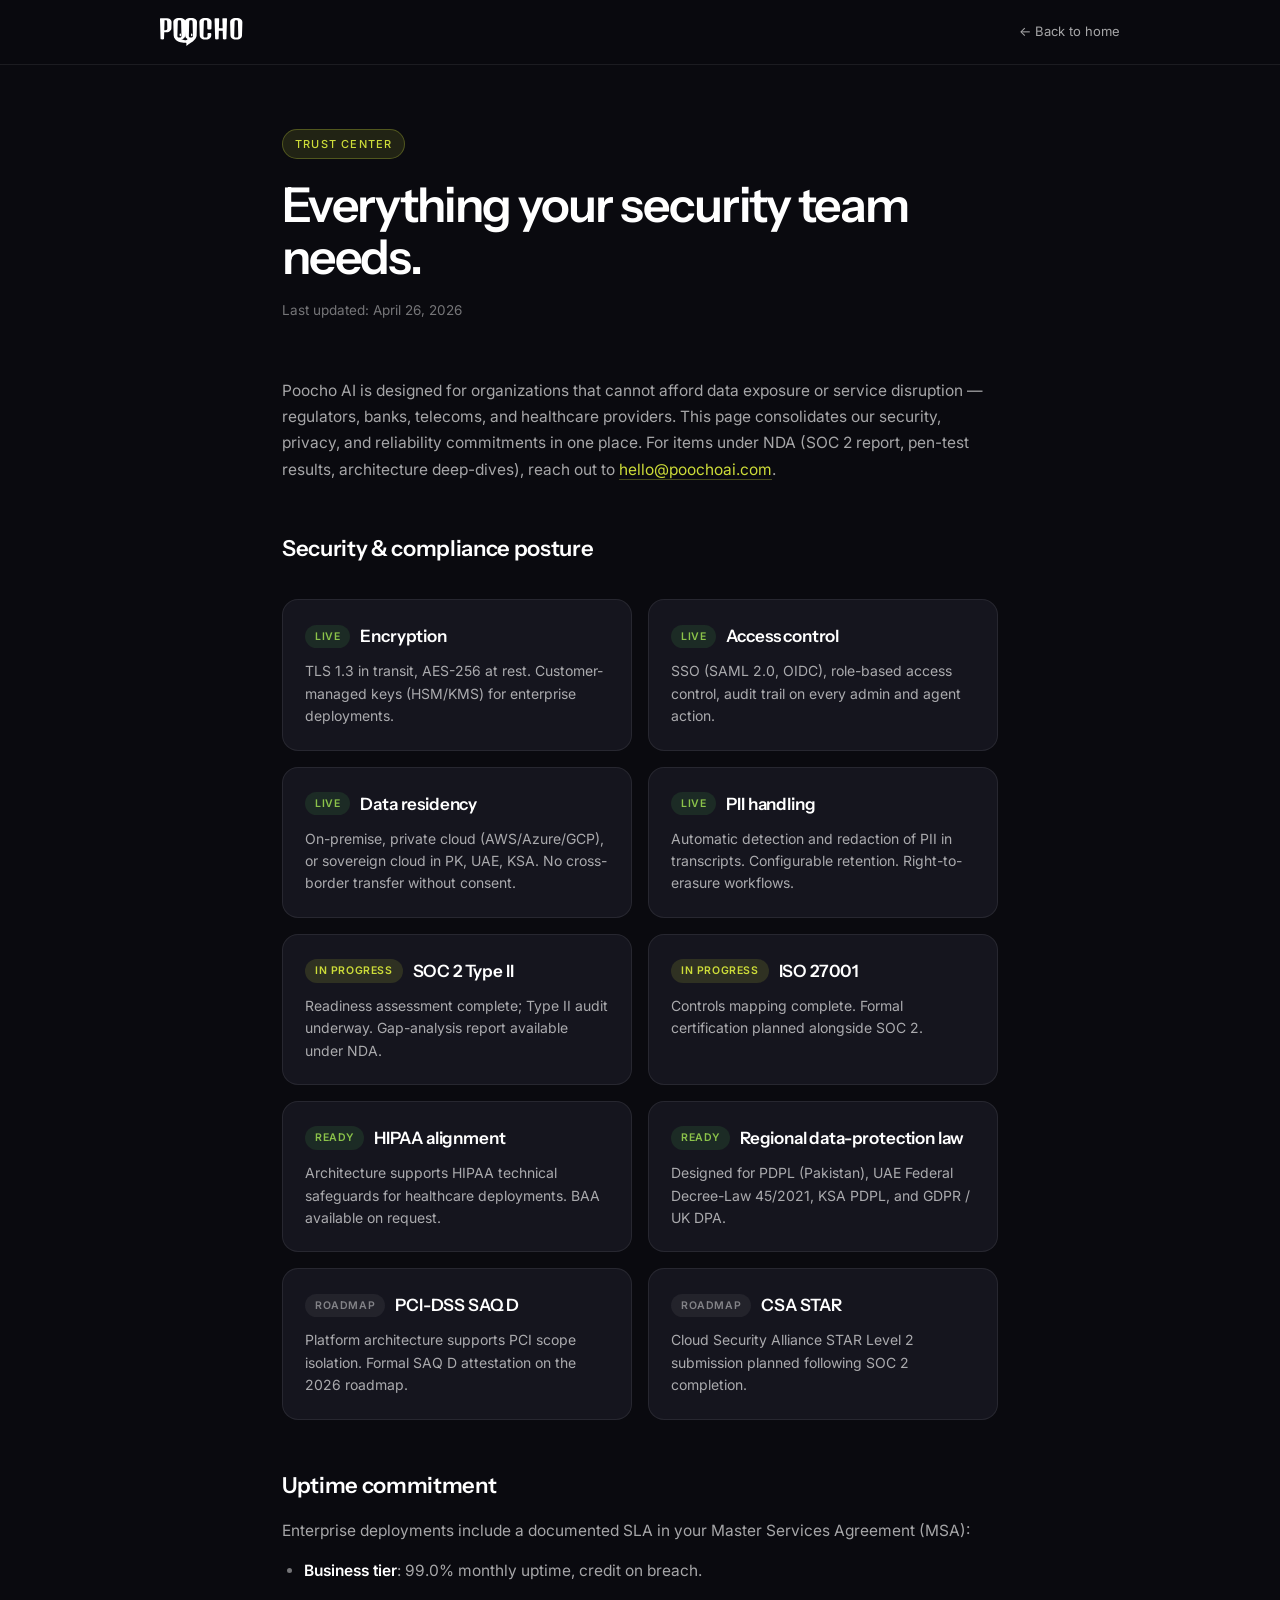
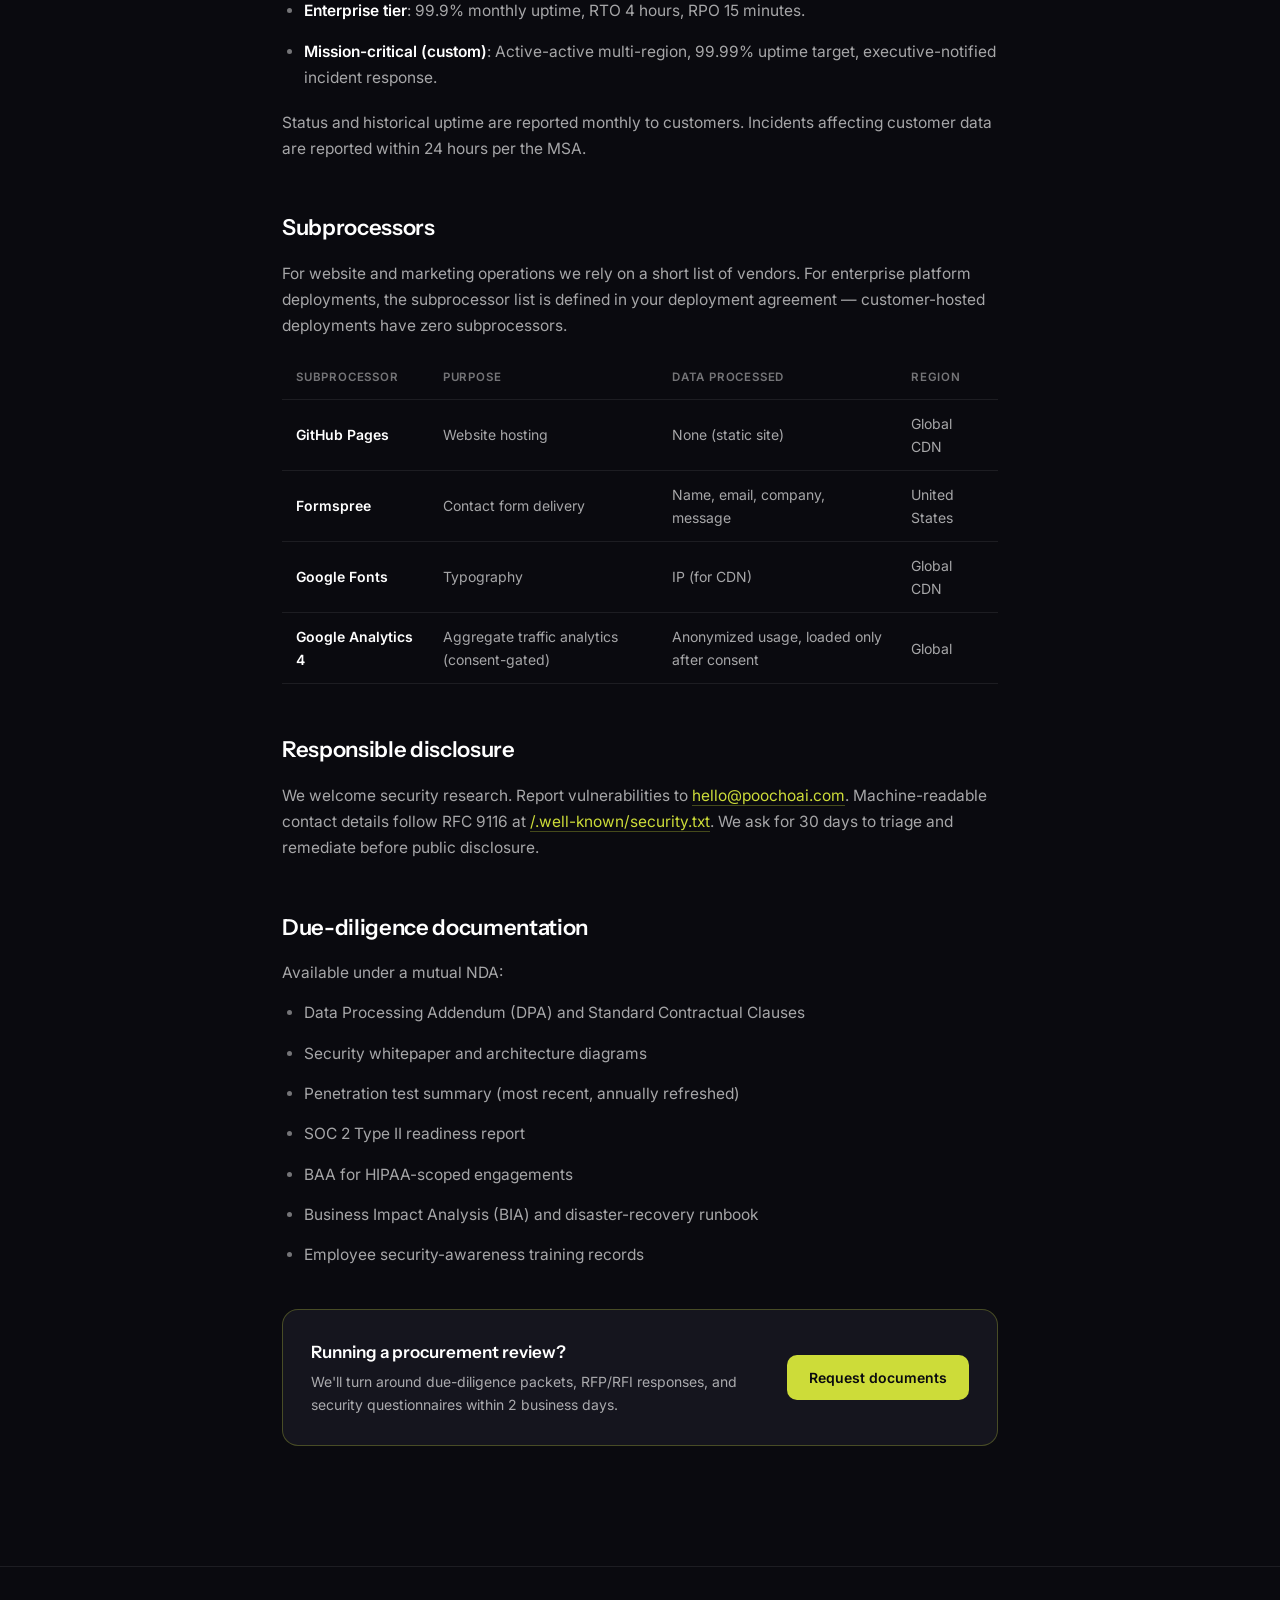
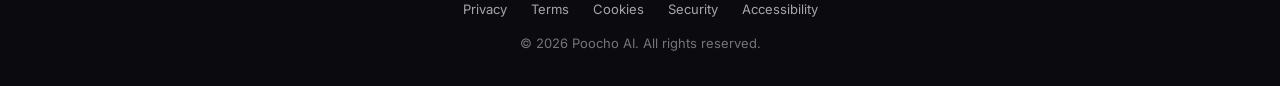
<file: trust.html>
<!DOCTYPE html>
<html lang="en">
<head>
    <meta charset="UTF-8">
    <meta name="viewport" content="width=device-width, initial-scale=1.0">
    <title>Trust Center — Poocho AI</title>
    <meta name="description" content="Poocho AI Trust Center — security posture, compliance roadmap, data-processing commitments, subprocessors, and uptime.">
    <meta name="robots" content="index, follow">
    <link rel="icon" href="logo-light.svg" type="image/svg+xml">
    <link rel="preconnect" href="https://fonts.googleapis.com">
    <link rel="preconnect" href="https://fonts.gstatic.com" crossorigin>
    <link href="https://fonts.googleapis.com/css2?family=Inter:wght@400;500;600;700&family=Instrument+Sans:wght@400;500;600;700&family=Instrument+Serif:ital@1&display=swap" rel="stylesheet">
    <link rel="stylesheet" href="legal.css">
    <style>
        .trust-grid {
            display: grid;
            grid-template-columns: repeat(2, 1fr);
            gap: 16px;
            margin: 32px 0 48px;
        }
        @media (max-width: 640px) { .trust-grid { grid-template-columns: 1fr; } }
        .trust-card {
            background: var(--surface-card);
            border: 1px solid var(--border);
            border-radius: var(--r-lg);
            padding: 22px 22px;
            transition: border-color .2s ease;
        }
        .trust-card:hover { border-color: var(--border-strong); }
        .trust-card-top {
            display: flex;
            align-items: center;
            gap: 10px;
            margin-bottom: 10px;
        }
        .trust-status {
            font-size: 10.5px;
            font-weight: 600;
            padding: 3px 10px;
            border-radius: var(--r-pill);
            text-transform: uppercase;
            letter-spacing: 0.6px;
        }
        .trust-status.live { background: rgba(76,175,80,0.14); color: #8BC34A; }
        .trust-status.progress { background: rgba(205,220,57,0.14); color: var(--accent); }
        .trust-status.roadmap { background: rgba(255,255,255,0.06); color: var(--text-tertiary); }
        .trust-card h3 { font-size: 17px; margin: 0; font-family: var(--font-display); font-weight: 600; letter-spacing: -0.01em; color: var(--text-primary); }
        .trust-card p { font-size: 14px; color: var(--text-secondary); line-height: 1.6; margin: 0; }
        .trust-subprocessors {
            width: 100%;
            border-collapse: collapse;
            margin: 16px 0 40px;
            font-size: 14px;
        }
        .trust-subprocessors th, .trust-subprocessors td {
            padding: 12px 14px;
            text-align: left;
            border-bottom: 1px solid var(--border);
        }
        .trust-subprocessors thead th {
            font-size: 11.5px;
            text-transform: uppercase;
            letter-spacing: 0.8px;
            color: var(--text-tertiary);
            font-weight: 600;
        }
        .trust-subprocessors tbody th {
            font-weight: 600;
            color: var(--text-primary);
        }
        .trust-subprocessors tbody td { color: var(--text-secondary); }
        @media (max-width: 640px) {
            .trust-subprocessors, .trust-subprocessors thead, .trust-subprocessors tbody,
            .trust-subprocessors tr, .trust-subprocessors th, .trust-subprocessors td { display: block; }
            .trust-subprocessors thead { display: none; }
            .trust-subprocessors tr { padding: 14px 0; border-bottom: 1px solid var(--border); }
            .trust-subprocessors td, .trust-subprocessors th { padding: 4px 0; border: 0; }
            .trust-subprocessors tbody th { font-size: 15px; }
            .trust-subprocessors td::before { content: attr(data-label) ": "; color: var(--text-tertiary); font-size: 11.5px; text-transform: uppercase; letter-spacing: 0.7px; font-weight: 500; }
        }
        .trust-cta {
            background: var(--surface-card);
            border: 1px solid rgba(205,220,57,0.28);
            border-radius: var(--r-lg);
            padding: 28px 28px;
            margin: 40px 0 0;
            display: flex;
            justify-content: space-between;
            align-items: center;
            gap: 20px;
            flex-wrap: wrap;
        }
        .trust-cta-text { flex: 1; min-width: 220px; }
        .trust-cta strong { color: var(--text-primary); display: block; font-size: 17px; font-family: var(--font-display); font-weight: 600; margin-bottom: 4px; }
        .trust-cta p { margin: 0; font-size: 14px; color: var(--text-secondary); }
        /* a.trust-btn (specificity 0,1,1) needed to win over
           .legal-wrap a in legal.css which forces lime text + a lime
           bottom-border on every link inside .legal-wrap. */
        a.trust-btn {
            background: var(--accent);
            color: #0A0A0F;
            padding: 11px 22px;
            border-radius: var(--r-md);
            font-weight: 600;
            font-size: 14px;
            text-decoration: none;
            border: none;
            border-bottom: none;
            display: inline-block;
            transition: background .2s ease;
        }
        a.trust-btn:hover {
            background: var(--accent-hover);
            color: #0A0A0F;
            border-bottom: none;
        }
        a.trust-btn:focus-visible {
            outline: 3px solid rgba(255, 255, 255, 0.85);
            outline-offset: 3px;
        }
    </style>
</head>
<body>
    <nav class="page-nav">
        <div class="page-nav-inner">
            <a href="index.html" class="home" aria-label="Poocho AI home"><img src="logo-light.svg" alt="Poocho AI"></a>
            <a href="index.html" class="back">← Back to home</a>
        </div>
    </nav>

    <main class="legal-wrap">
        <div class="eyebrow">Trust Center</div>
        <h1>Everything your security team needs.</h1>
        <p class="updated">Last updated: April 26, 2026</p>

        <p>Poocho AI is designed for organizations that cannot afford data exposure or service disruption — regulators, banks, telecoms, and healthcare providers. This page consolidates our security, privacy, and reliability commitments in one place. For items under NDA (SOC 2 report, pen-test results, architecture deep-dives), reach out to <a href="mailto:hello@poochoai.com">hello@poochoai.com</a>.</p>

        <h2>Security &amp; compliance posture</h2>
        <div class="trust-grid">
            <div class="trust-card">
                <div class="trust-card-top"><span class="trust-status live">Live</span><h3>Encryption</h3></div>
                <p>TLS 1.3 in transit, AES-256 at rest. Customer-managed keys (HSM/KMS) for enterprise deployments.</p>
            </div>
            <div class="trust-card">
                <div class="trust-card-top"><span class="trust-status live">Live</span><h3>Access control</h3></div>
                <p>SSO (SAML 2.0, OIDC), role-based access control, audit trail on every admin and agent action.</p>
            </div>
            <div class="trust-card">
                <div class="trust-card-top"><span class="trust-status live">Live</span><h3>Data residency</h3></div>
                <p>On-premise, private cloud (AWS/Azure/GCP), or sovereign cloud in PK, UAE, KSA. No cross-border transfer without consent.</p>
            </div>
            <div class="trust-card">
                <div class="trust-card-top"><span class="trust-status live">Live</span><h3>PII handling</h3></div>
                <p>Automatic detection and redaction of PII in transcripts. Configurable retention. Right-to-erasure workflows.</p>
            </div>
            <div class="trust-card">
                <div class="trust-card-top"><span class="trust-status progress">In progress</span><h3>SOC 2 Type II</h3></div>
                <p>Readiness assessment complete; Type II audit underway. Gap-analysis report available under NDA.</p>
            </div>
            <div class="trust-card">
                <div class="trust-card-top"><span class="trust-status progress">In progress</span><h3>ISO 27001</h3></div>
                <p>Controls mapping complete. Formal certification planned alongside SOC 2.</p>
            </div>
            <div class="trust-card">
                <div class="trust-card-top"><span class="trust-status live">Ready</span><h3>HIPAA alignment</h3></div>
                <p>Architecture supports HIPAA technical safeguards for healthcare deployments. BAA available on request.</p>
            </div>
            <div class="trust-card">
                <div class="trust-card-top"><span class="trust-status live">Ready</span><h3>Regional data-protection law</h3></div>
                <p>Designed for PDPL (Pakistan), UAE Federal Decree-Law 45/2021, KSA PDPL, and GDPR / UK DPA.</p>
            </div>
            <div class="trust-card">
                <div class="trust-card-top"><span class="trust-status roadmap">Roadmap</span><h3>PCI-DSS SAQ D</h3></div>
                <p>Platform architecture supports PCI scope isolation. Formal SAQ D attestation on the 2026 roadmap.</p>
            </div>
            <div class="trust-card">
                <div class="trust-card-top"><span class="trust-status roadmap">Roadmap</span><h3>CSA STAR</h3></div>
                <p>Cloud Security Alliance STAR Level 2 submission planned following SOC 2 completion.</p>
            </div>
        </div>

        <h2>Uptime commitment</h2>
        <p>Enterprise deployments include a documented SLA in your Master Services Agreement (MSA):</p>
        <ul>
            <li><strong>Business tier</strong>: 99.0% monthly uptime, credit on breach.</li>
            <li><strong>Enterprise tier</strong>: 99.9% monthly uptime, RTO 4 hours, RPO 15 minutes.</li>
            <li><strong>Mission-critical (custom)</strong>: Active-active multi-region, 99.99% uptime target, executive-notified incident response.</li>
        </ul>
        <p>Status and historical uptime are reported monthly to customers. Incidents affecting customer data are reported within 24 hours per the MSA.</p>

        <h2>Subprocessors</h2>
        <p>For website and marketing operations we rely on a short list of vendors. For enterprise platform deployments, the subprocessor list is defined in your deployment agreement — customer-hosted deployments have zero subprocessors.</p>
        <table class="trust-subprocessors">
            <thead>
                <tr>
                    <th>Subprocessor</th>
                    <th>Purpose</th>
                    <th>Data processed</th>
                    <th>Region</th>
                </tr>
            </thead>
            <tbody>
                <tr>
                    <th data-label="Subprocessor">GitHub Pages</th>
                    <td data-label="Purpose">Website hosting</td>
                    <td data-label="Data processed">None (static site)</td>
                    <td data-label="Region">Global CDN</td>
                </tr>
                <tr>
                    <th data-label="Subprocessor">Formspree</th>
                    <td data-label="Purpose">Contact form delivery</td>
                    <td data-label="Data processed">Name, email, company, message</td>
                    <td data-label="Region">United States</td>
                </tr>
                <tr>
                    <th data-label="Subprocessor">Google Fonts</th>
                    <td data-label="Purpose">Typography</td>
                    <td data-label="Data processed">IP (for CDN)</td>
                    <td data-label="Region">Global CDN</td>
                </tr>
                <tr>
                    <th data-label="Subprocessor">Google Analytics 4</th>
                    <td data-label="Purpose">Aggregate traffic analytics (consent-gated)</td>
                    <td data-label="Data processed">Anonymized usage, loaded only after consent</td>
                    <td data-label="Region">Global</td>
                </tr>
            </tbody>
        </table>

        <h2>Responsible disclosure</h2>
        <p>We welcome security research. Report vulnerabilities to <a href="mailto:hello@poochoai.com">hello@poochoai.com</a>. Machine-readable contact details follow RFC 9116 at <a href="/.well-known/security.txt">/.well-known/security.txt</a>. We ask for 30 days to triage and remediate before public disclosure.</p>

        <h2>Due-diligence documentation</h2>
        <p>Available under a mutual NDA:</p>
        <ul>
            <li>Data Processing Addendum (DPA) and Standard Contractual Clauses</li>
            <li>Security whitepaper and architecture diagrams</li>
            <li>Penetration test summary (most recent, annually refreshed)</li>
            <li>SOC 2 Type II readiness report</li>
            <li>BAA for HIPAA-scoped engagements</li>
            <li>Business Impact Analysis (BIA) and disaster-recovery runbook</li>
            <li>Employee security-awareness training records</li>
        </ul>

        <div class="trust-cta">
            <div class="trust-cta-text">
                <strong>Running a procurement review?</strong>
                <p>We'll turn around due-diligence packets, RFP/RFI responses, and security questionnaires within 2 business days.</p>
            </div>
            <a class="trust-btn" href="mailto:hello@poochoai.com?subject=Security%20review%20request">Request documents</a>
        </div>
    </main>

    <footer class="page-footer">
        <a href="privacy.html">Privacy</a> <a href="terms.html">Terms</a> <a href="cookies.html">Cookies</a> <a href="security.html">Security</a> <a href="accessibility.html">Accessibility</a>
        <div style="margin-top: 12px;">© <span id="copyright-year">2026</span> Poocho AI. All rights reserved.</div>
    </footer>
<script>(function(){var e=document.getElementById("copyright-year");if(e)e.textContent=new Date().getFullYear()})();</script></body>
</html>
</file>
<file: legal.css>
/* Shared styles for legal / standalone pages */
:root {
    --base: #0A0A0F;
    --surface: #12121A;
    --surface-alt: #0D0D14;
    --surface-card: #15151E;
    --border: rgba(255, 255, 255, 0.08);
    --border-strong: rgba(255, 255, 255, 0.14);
    --text-primary: #FFFFFF;
    --text-secondary: rgba(255, 255, 255, 0.64);
    --text-tertiary: rgba(255, 255, 255, 0.44);
    --accent: #CDDC39;
    --accent-hover: #D4E157;
    --accent-dim: rgba(205, 220, 57, 0.12);
    --r-md: 10px;
    --r-lg: 16px;
    --r-pill: 999px;
    --font-body: 'Inter', system-ui, -apple-system, sans-serif;
    --font-display: 'Instrument Sans', 'Inter', system-ui, sans-serif;
    --font-serif: 'Instrument Serif', 'Iowan Old Style', 'Palatino', Georgia, serif;
}

* { margin: 0; padding: 0; box-sizing: border-box; }

html { scroll-behavior: smooth; }

body {
    font-family: var(--font-body);
    background: var(--base);
    color: var(--text-primary);
    line-height: 1.65;
    -webkit-font-smoothing: antialiased;
    -moz-osx-font-smoothing: grayscale;
}

.page-nav {
    background: rgba(10, 10, 15, 0.85);
    backdrop-filter: blur(16px);
    border-bottom: 1px solid var(--border);
    padding: 18px 40px;
    position: sticky;
    top: 0;
    z-index: 10;
}

.page-nav-inner {
    max-width: 960px;
    margin: 0 auto;
    display: flex;
    justify-content: space-between;
    align-items: center;
}

.page-nav a.home {
    display: flex;
    align-items: center;
    text-decoration: none;
}

.page-nav a.home img {
    height: 28px;
    width: auto;
    display: block;
}

.page-nav a.back {
    font-size: 13px;
    color: var(--text-secondary);
    text-decoration: none;
    display: inline-flex;
    align-items: center;
    gap: 6px;
    transition: color 0.2s ease;
}

.page-nav a.back:hover { color: var(--accent); }

.legal-wrap {
    max-width: 780px;
    margin: 0 auto;
    padding: 64px 32px 120px;
}

.legal-wrap .eyebrow {
    display: inline-flex;
    align-items: center;
    background: var(--accent-dim);
    border: 1px solid rgba(205, 220, 57, 0.28);
    color: var(--accent);
    padding: 5px 12px;
    border-radius: var(--r-pill);
    font-size: 11px;
    font-weight: 500;
    text-transform: uppercase;
    letter-spacing: 1.2px;
    margin-bottom: 20px;
}

.legal-wrap h1 {
    font-family: var(--font-display);
    font-size: clamp(32px, 4vw, 48px);
    font-weight: 600;
    letter-spacing: -0.035em;
    line-height: 1.08;
    margin-bottom: 16px;
}

.legal-wrap .updated {
    color: var(--text-tertiary);
    font-size: 13.5px;
    margin-bottom: 56px;
}

.legal-wrap h2 {
    font-family: var(--font-display);
    font-size: 22px;
    font-weight: 600;
    letter-spacing: -0.015em;
    color: var(--text-primary);
    margin: 48px 0 14px;
}

.legal-wrap h3 {
    font-family: var(--font-display);
    font-size: 17px;
    font-weight: 600;
    color: var(--text-primary);
    margin: 32px 0 10px;
}

.legal-wrap p,
.legal-wrap li {
    font-size: 15.5px;
    color: var(--text-secondary);
    line-height: 1.7;
    margin-bottom: 14px;
}

.legal-wrap ul,
.legal-wrap ol {
    padding-left: 22px;
    margin-bottom: 18px;
}

.legal-wrap li::marker { color: var(--text-tertiary); }

.legal-wrap a {
    color: var(--accent);
    text-decoration: none;
    border-bottom: 1px solid rgba(205, 220, 57, 0.3);
    transition: border-color 0.2s ease;
}

.legal-wrap a:hover { border-bottom-color: var(--accent); }

.legal-wrap strong { color: var(--text-primary); font-weight: 600; }

.legal-wrap .note {
    background: var(--surface-card);
    border: 1px solid var(--border);
    border-radius: var(--r-lg);
    padding: 20px 22px;
    margin: 32px 0;
    font-size: 14.5px;
}

.legal-wrap hr {
    border: none;
    border-top: 1px solid var(--border);
    margin: 48px 0;
}

.page-footer {
    border-top: 1px solid var(--border);
    padding: 32px 32px;
    text-align: center;
    color: var(--text-tertiary);
    font-size: 13px;
}

.page-footer a {
    color: var(--text-secondary);
    text-decoration: none;
    margin: 0 10px;
}

.page-footer a:hover { color: var(--accent); }
</file>
<file: industry.css>
/* Shared styles for industry landing pages (banking, government, telecom, healthcare) */
:root {
    --base: #0A0A0F;
    --surface: #12121A;
    --surface-alt: #0D0D14;
    --surface-card: #15151E;
    --surface-elevated: #161620;
    --border: rgba(255, 255, 255, 0.08);
    --border-strong: rgba(255, 255, 255, 0.14);
    --text-primary: #FFFFFF;
    --text-secondary: rgba(255, 255, 255, 0.64);
    --text-tertiary: rgba(255, 255, 255, 0.44);
    --accent: #CDDC39;
    --accent-hover: #D4E157;
    --accent-dim: rgba(205, 220, 57, 0.12);
    --success-text: #8BC34A;
    --r-sm: 6px;
    --r-md: 10px;
    --r-lg: 16px;
    --r-pill: 999px;
    --font-body: 'Inter', system-ui, -apple-system, sans-serif;
    --font-display: 'Instrument Sans', 'Inter', system-ui, sans-serif;
    --font-serif: 'Instrument Serif', Georgia, serif;
}

* { margin: 0; padding: 0; box-sizing: border-box; }
html { scroll-behavior: smooth; }
body {
    font-family: var(--font-body);
    background: var(--base);
    color: var(--text-primary);
    line-height: 1.6;
    -webkit-font-smoothing: antialiased;
    -moz-osx-font-smoothing: grayscale;
}

.ind-nav {
    background: rgba(10, 10, 15, 0.85);
    backdrop-filter: blur(16px);
    -webkit-backdrop-filter: blur(16px);
    border-bottom: 1px solid var(--border);
    padding: 16px 40px;
    position: sticky;
    top: 0;
    z-index: 10;
    display: flex;
    justify-content: space-between;
    align-items: center;
}
.ind-nav img { height: 28px; display: block; }
.ind-nav-cta {
    background: var(--accent);
    color: #0A0A0F;
    padding: 10px 20px;
    border-radius: var(--r-md);
    font-weight: 600;
    font-size: 14px;
    text-decoration: none;
    transition: background .2s ease;
}
.ind-nav-cta:hover { background: var(--accent-hover); }

.ind-hero {
    max-width: 1040px;
    margin: 0 auto;
    padding: 80px 32px 72px;
    text-align: left;
}
.ind-hero .eyebrow {
    display: inline-block;
    background: var(--accent-dim);
    border: 1px solid rgba(205, 220, 57, 0.28);
    color: var(--accent);
    padding: 5px 12px;
    border-radius: var(--r-pill);
    font-size: 11px;
    font-weight: 500;
    text-transform: uppercase;
    letter-spacing: 1.2px;
    margin-bottom: 20px;
}
.ind-hero h1 {
    font-family: var(--font-display);
    font-size: clamp(36px, 5.2vw, 60px);
    font-weight: 600;
    letter-spacing: -0.035em;
    line-height: 1.05;
    margin-bottom: 18px;
    max-width: 860px;
    text-wrap: balance;
}
.ind-hero h1 em {
    font-family: var(--font-serif);
    font-style: italic;
    font-weight: 400;
    background: linear-gradient(95deg, var(--accent) 0%, #E8F38A 60%);
    -webkit-background-clip: text;
    background-clip: text;
    -webkit-text-fill-color: transparent;
    color: transparent;
}
.ind-hero p {
    font-size: clamp(16px, 1.6vw, 19px);
    color: var(--text-secondary);
    line-height: 1.55;
    max-width: 680px;
    margin-bottom: 28px;
}
.ind-hero-ctas {
    display: flex;
    gap: 12px;
    flex-wrap: wrap;
    margin-bottom: 36px;
}
.ind-btn-primary {
    background: var(--accent);
    color: #0A0A0F;
    padding: 13px 24px;
    border-radius: var(--r-md);
    font-weight: 600;
    font-size: 14.5px;
    text-decoration: none;
    box-shadow: 0 12px 28px rgba(205, 220, 57, 0.18);
    transition: background .2s ease, transform .2s ease, box-shadow .2s ease;
    display: inline-flex;
    align-items: center;
    gap: 8px;
}
.ind-btn-primary:hover { background: var(--accent-hover); transform: translateY(-1px); }
.ind-btn-primary:focus-visible { outline: 3px solid rgba(255,255,255,0.85); outline-offset: 3px; }
.ind-btn-secondary {
    background: transparent;
    color: var(--text-primary);
    padding: 13px 24px;
    border: 1px solid var(--border-strong);
    border-radius: var(--r-md);
    font-weight: 600;
    font-size: 14.5px;
    text-decoration: none;
    transition: border-color .2s ease, color .2s ease;
}
.ind-btn-secondary:hover { border-color: var(--accent); color: var(--accent); }
.ind-btn-secondary:focus-visible { outline: 2px solid var(--accent); outline-offset: 3px; }
.ind-nav-cta:focus-visible { outline: 3px solid rgba(255,255,255,0.85); outline-offset: 3px; }

.ind-hero-trust {
    display: flex;
    gap: 28px;
    align-items: center;
    font-size: 12.5px;
    color: var(--text-tertiary);
    flex-wrap: wrap;
}
.ind-hero-trust strong { color: var(--text-secondary); font-weight: 500; }

.ind-section {
    max-width: 1040px;
    margin: 0 auto;
    padding: 72px 32px;
}
.ind-section-title {
    font-family: var(--font-display);
    font-size: clamp(26px, 3.2vw, 36px);
    font-weight: 600;
    letter-spacing: -0.025em;
    margin-bottom: 14px;
    color: var(--text-primary);
    max-width: 740px;
    text-wrap: balance;
}
.ind-section-sub {
    font-size: 16px;
    color: var(--text-secondary);
    line-height: 1.6;
    max-width: 680px;
    margin-bottom: 44px;
}

.ind-pains {
    display: grid;
    grid-template-columns: repeat(2, 1fr);
    gap: 14px;
}
.ind-pain {
    background: var(--surface-card);
    border: 1px solid var(--border);
    border-radius: var(--r-lg);
    padding: 22px 22px;
    transition: border-color .2s ease;
}
.ind-pain:hover { border-color: var(--border-strong); }
.ind-pain-head {
    display: flex;
    align-items: center;
    gap: 10px;
    margin-bottom: 8px;
}
.ind-pain-icon {
    width: 30px; height: 30px;
    background: var(--accent-dim);
    color: var(--accent);
    border-radius: var(--r-sm);
    display: flex; align-items: center; justify-content: center;
    flex-shrink: 0;
}
.ind-pain-icon svg { width: 16px; height: 16px; }
.ind-pain h3 { font-family: var(--font-display); font-size: 15.5px; font-weight: 600; color: var(--text-primary); letter-spacing: -0.01em; }
.ind-pain p { font-size: 14px; color: var(--text-secondary); line-height: 1.55; margin: 0; }

.ind-outcomes {
    background: var(--surface-alt);
    border: 1px solid var(--border);
    border-radius: var(--r-lg);
    display: grid;
    grid-template-columns: repeat(3, 1fr);
    gap: 0;
    overflow: hidden;
}
.ind-outcome {
    padding: 28px 24px;
    border-right: 1px solid var(--border);
}
.ind-outcome:last-child { border-right: none; }
.ind-outcome-n {
    font-family: var(--font-display);
    font-size: clamp(32px, 3.4vw, 40px);
    font-weight: 700;
    color: var(--accent);
    letter-spacing: -0.02em;
    line-height: 1;
    margin-bottom: 8px;
}
.ind-outcome-l { font-size: 13.5px; color: var(--text-secondary); line-height: 1.45; }
.ind-outcomes-note {
    font-size: 12.5px;
    color: var(--text-tertiary);
    margin-top: 18px;
    line-height: 1.55;
}

.ind-solution-list {
    list-style: none;
    display: grid;
    grid-template-columns: repeat(2, 1fr);
    gap: 20px 36px;
    margin-top: 10px;
}
.ind-solution-list li {
    padding-left: 28px;
    position: relative;
    font-size: 14.5px;
    color: var(--text-secondary);
    line-height: 1.55;
}
.ind-solution-list li strong {
    display: block;
    color: var(--text-primary);
    font-family: var(--font-display);
    font-weight: 600;
    font-size: 15px;
    letter-spacing: -0.005em;
    margin-bottom: 3px;
}
.ind-solution-list li::before {
    content: '';
    position: absolute;
    top: 7px; left: 0;
    width: 16px; height: 16px;
    background-image: url("data:image/svg+xml,%3Csvg xmlns='http://www.w3.org/2000/svg' viewBox='0 0 24 24' fill='none' stroke='%23CDDC39' stroke-width='2.5' stroke-linecap='round' stroke-linejoin='round'%3E%3Cpolyline points='20 6 9 17 4 12'/%3E%3C/svg%3E");
    background-size: contain; background-repeat: no-repeat;
}

.ind-final {
    background: linear-gradient(180deg, var(--surface-card) 0%, var(--base) 100%);
    border: 1px solid rgba(205, 220, 57, 0.22);
    border-radius: var(--r-lg);
    padding: 40px 36px;
    text-align: center;
    margin: 48px 0 0;
}
.ind-final h2 {
    font-family: var(--font-display);
    font-size: clamp(22px, 2.6vw, 28px);
    font-weight: 600;
    letter-spacing: -0.02em;
    margin-bottom: 10px;
    color: var(--text-primary);
    text-wrap: balance;
}
.ind-final p { font-size: 15px; color: var(--text-secondary); margin-bottom: 22px; line-height: 1.55; }
.ind-final-ctas { display: inline-flex; gap: 12px; flex-wrap: wrap; justify-content: center; }

.ind-footer {
    border-top: 1px solid var(--border);
    padding: 32px;
    text-align: center;
    color: var(--text-tertiary);
    font-size: 13px;
}
.ind-footer a { color: var(--text-secondary); text-decoration: none; margin: 0 10px; }
.ind-footer a:hover { color: var(--accent); }

@media (max-width: 768px) {
    .ind-nav { padding: 14px 20px; }
    .ind-hero, .ind-section { padding-left: 20px; padding-right: 20px; }
    .ind-hero { padding-top: 48px; padding-bottom: 48px; }
    .ind-section { padding-top: 52px; padding-bottom: 52px; }
    .ind-pains { grid-template-columns: 1fr; }
    .ind-outcomes { grid-template-columns: 1fr; }
    .ind-outcome { border-right: none; border-bottom: 1px solid var(--border); }
    .ind-outcome:last-child { border-bottom: none; }
    .ind-solution-list { grid-template-columns: 1fr; gap: 16px; }
    .ind-hero-ctas .ind-btn-primary,
    .ind-hero-ctas .ind-btn-secondary { flex: 1; justify-content: center; text-align: center; }
    .ind-final { padding: 32px 22px; }
}
</file>
